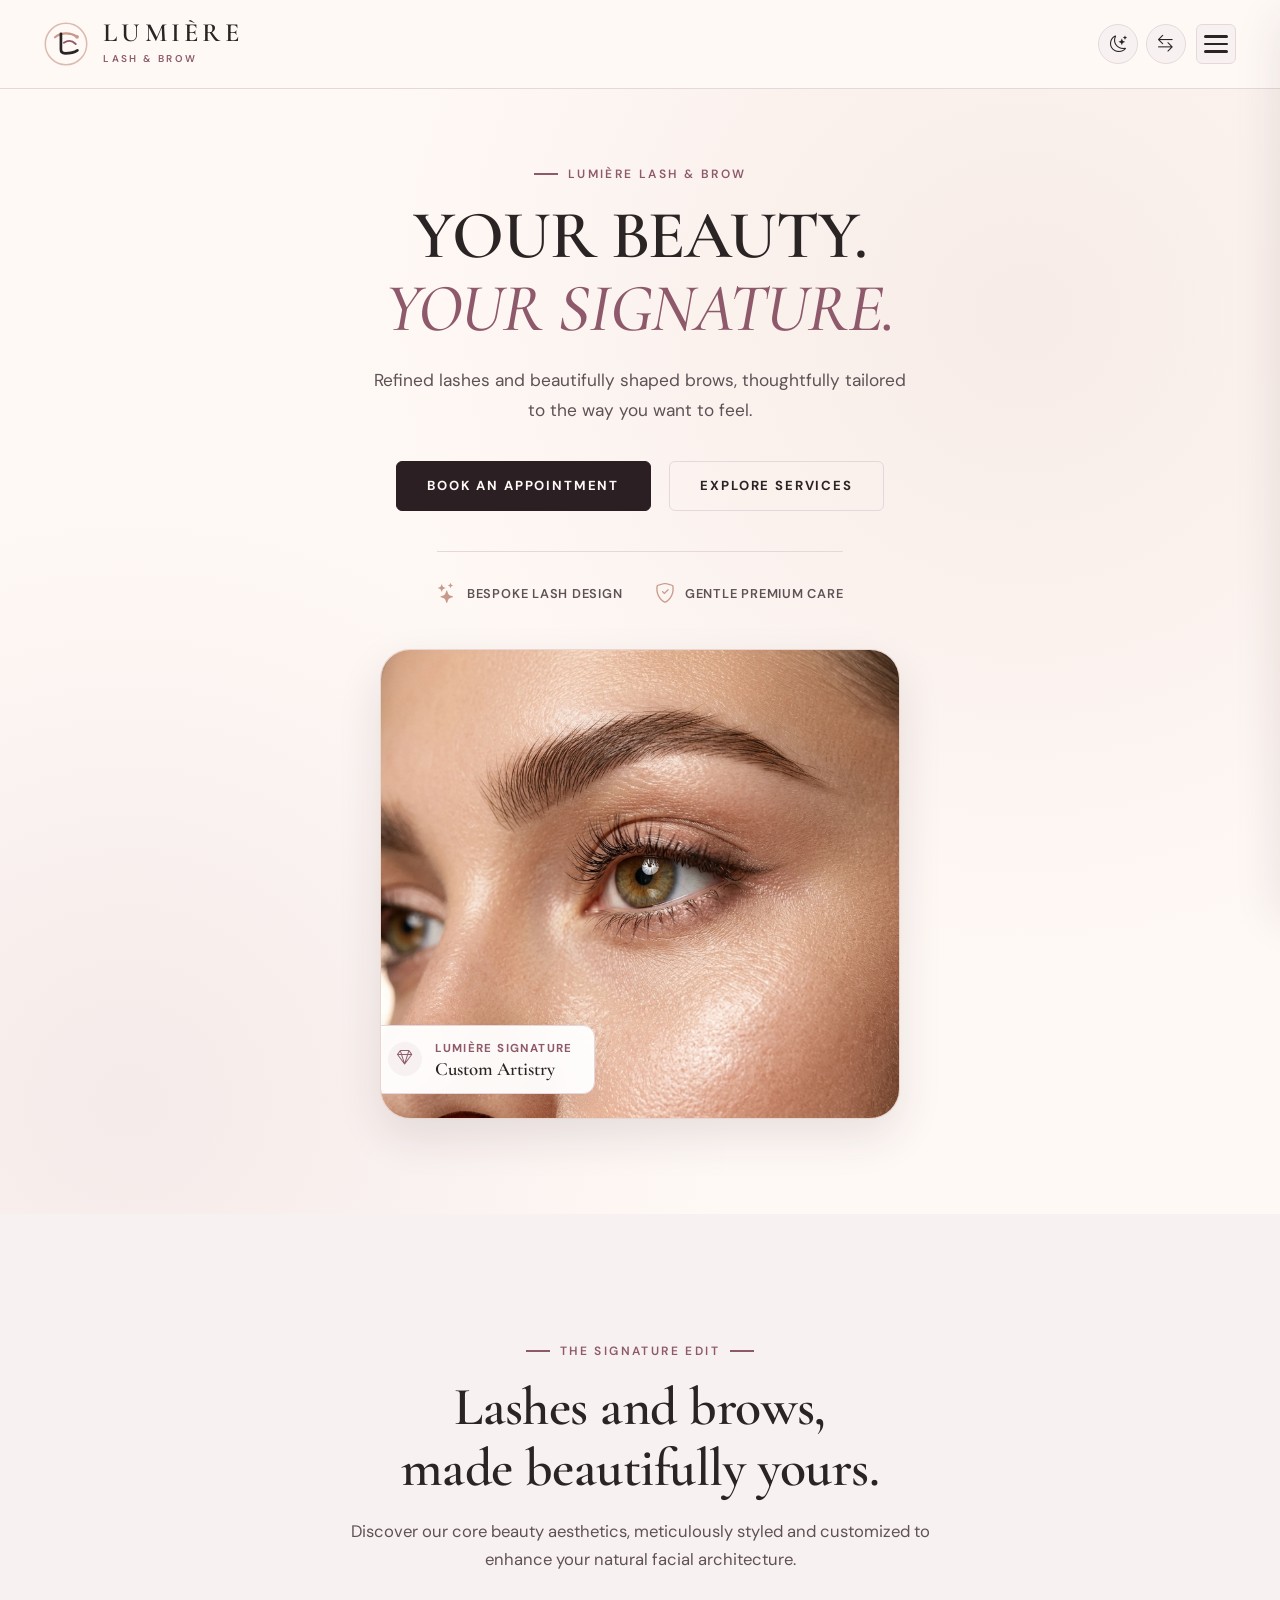
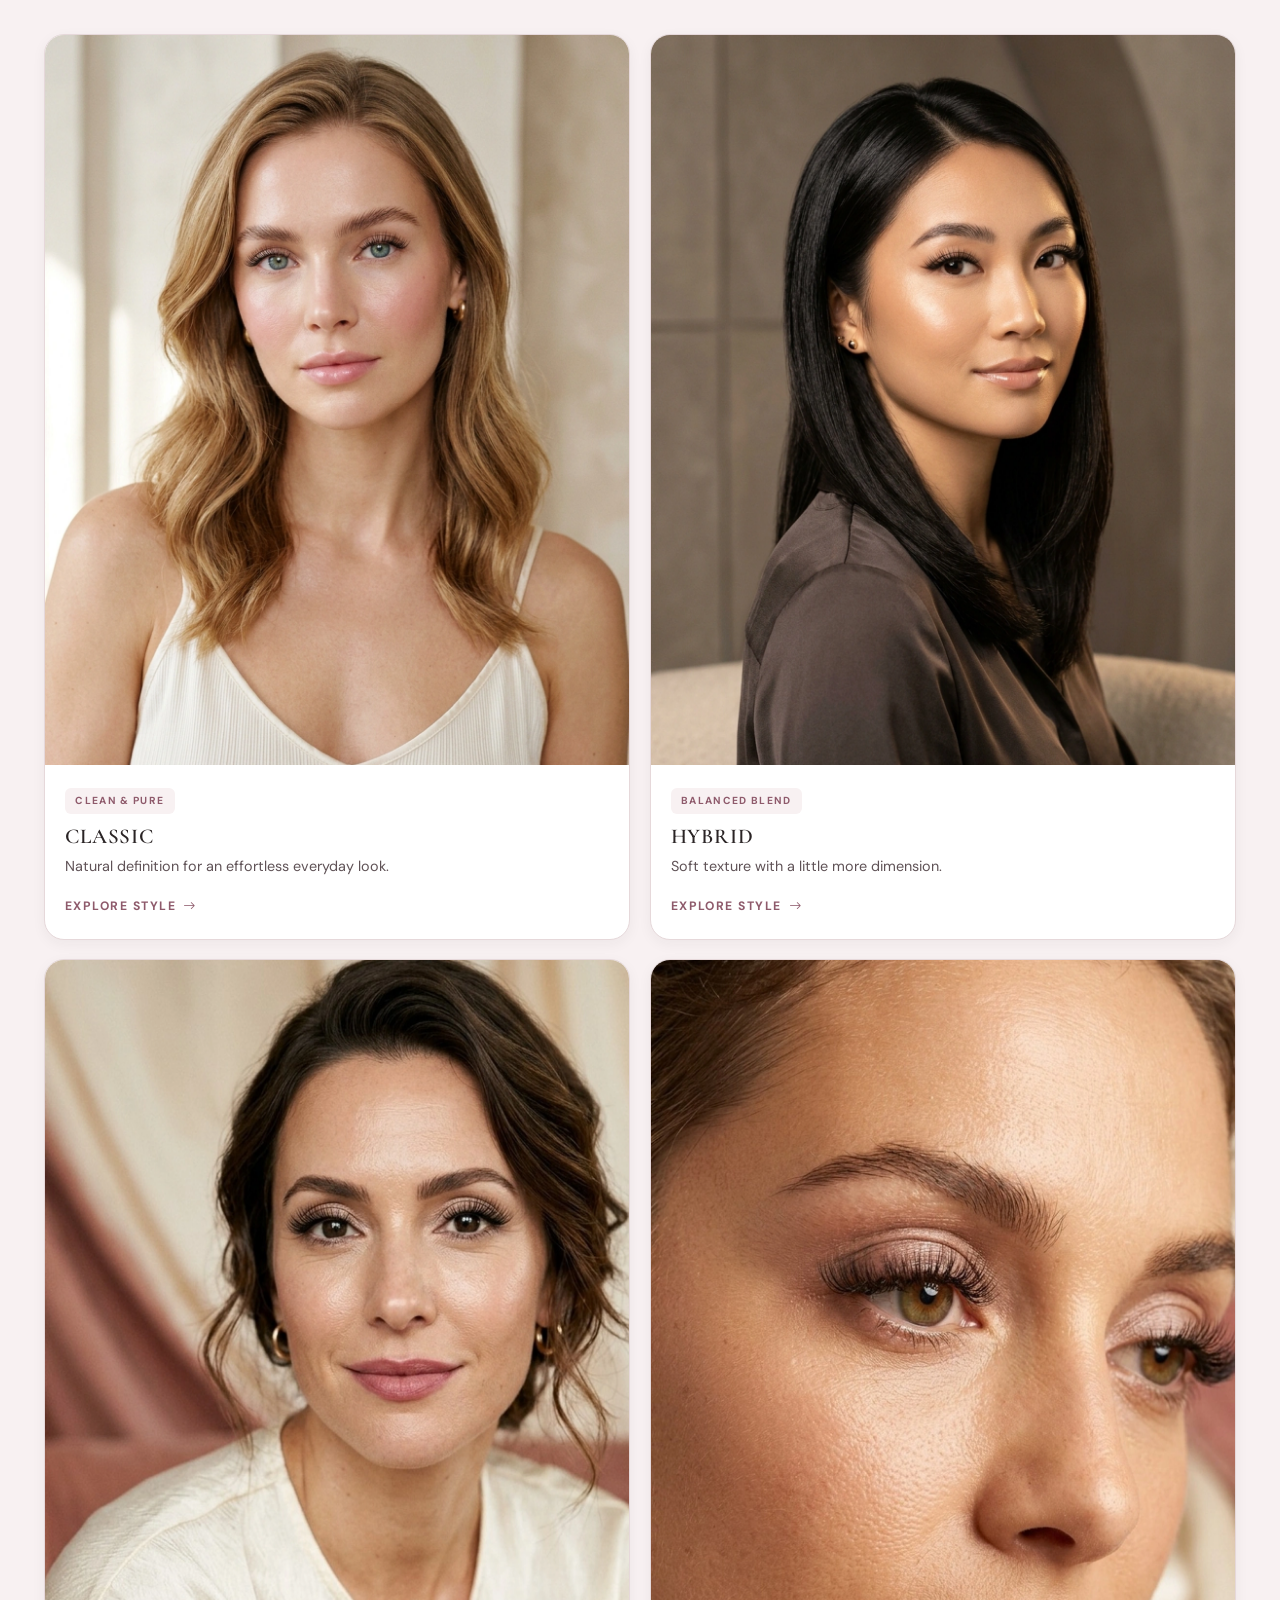
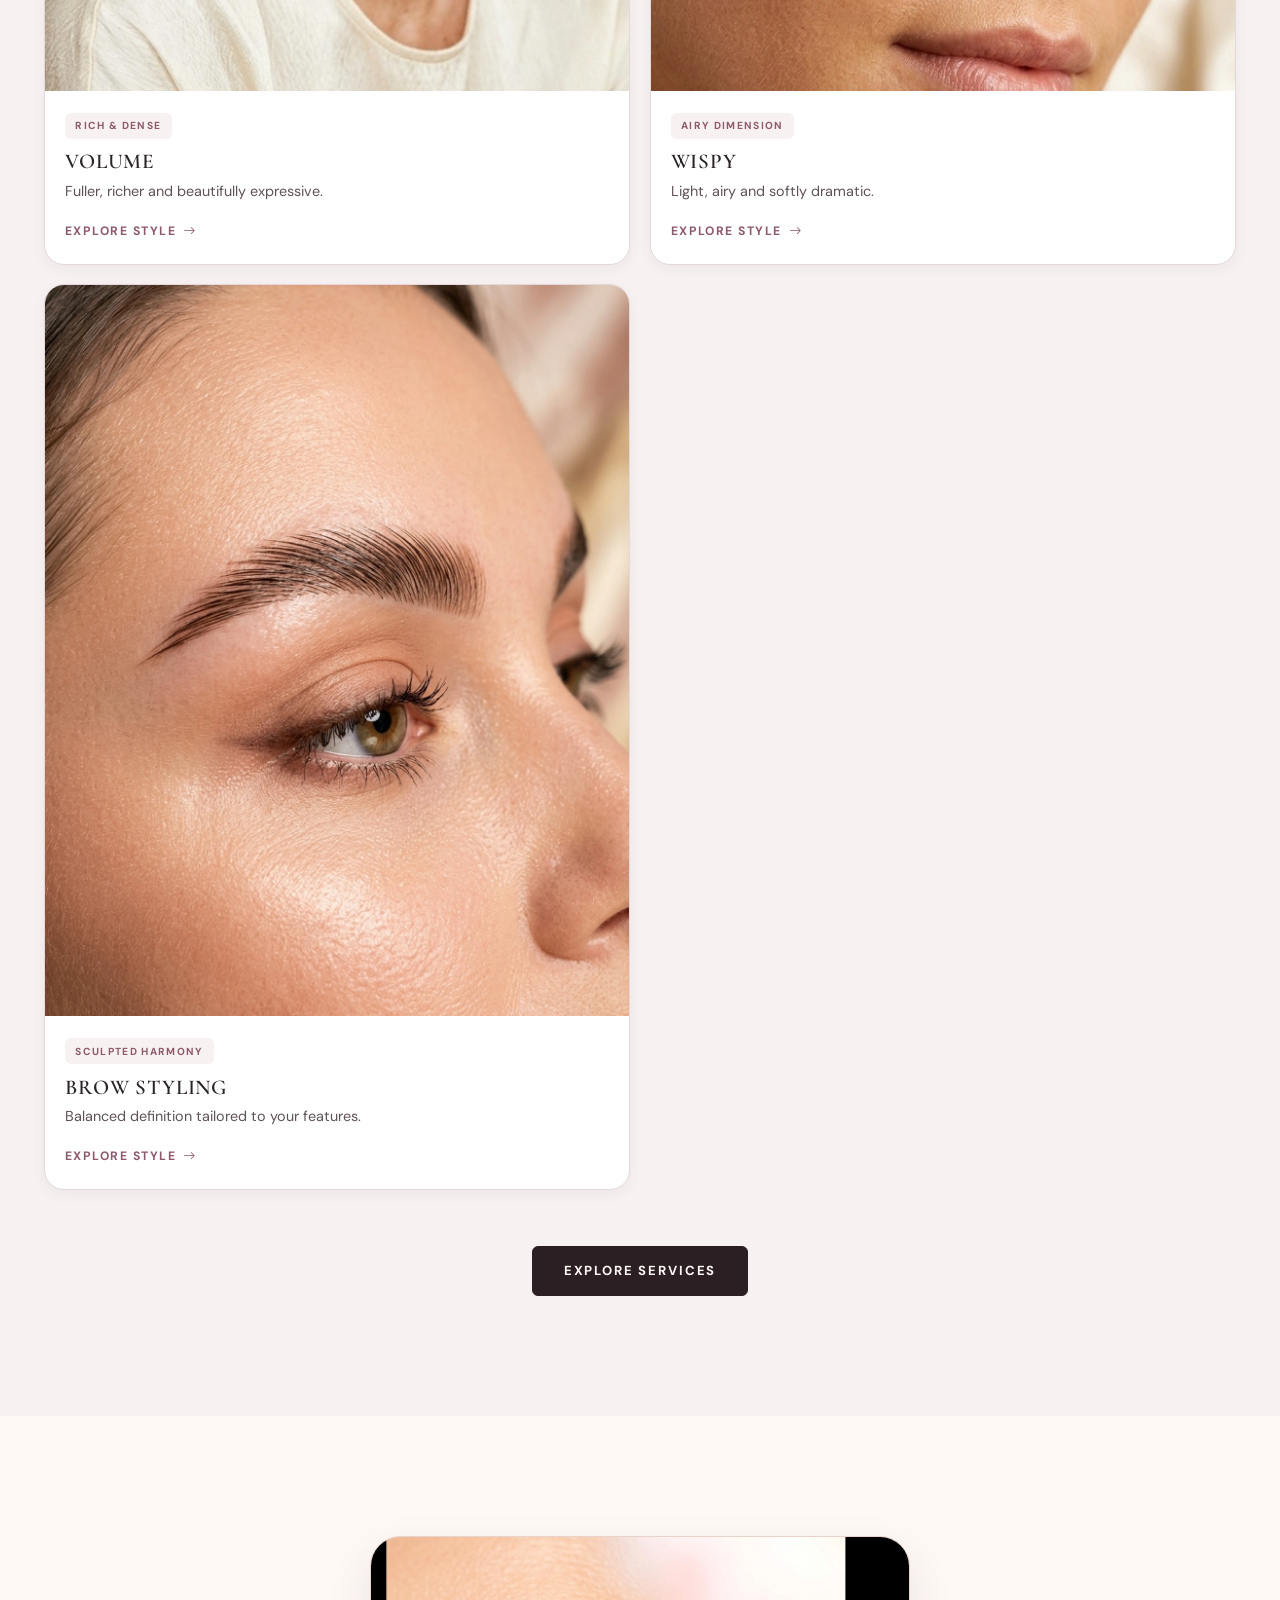
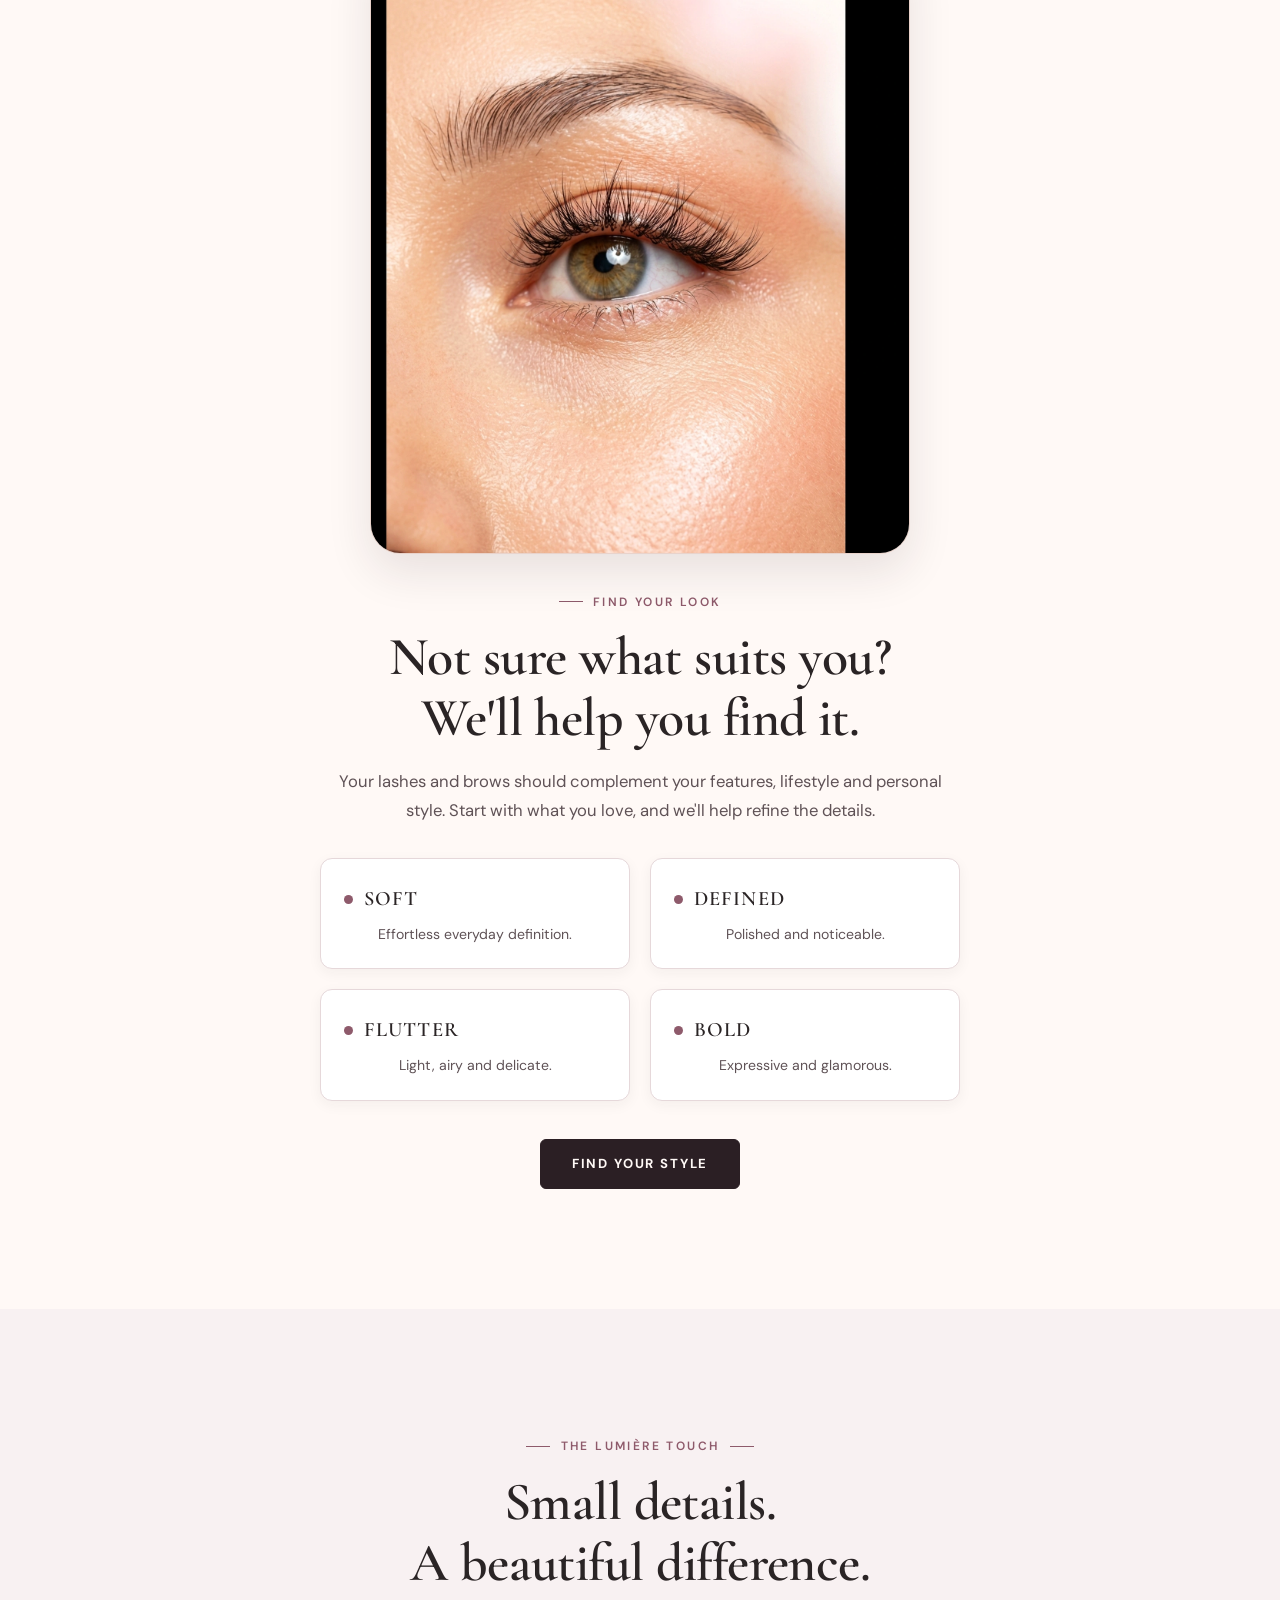
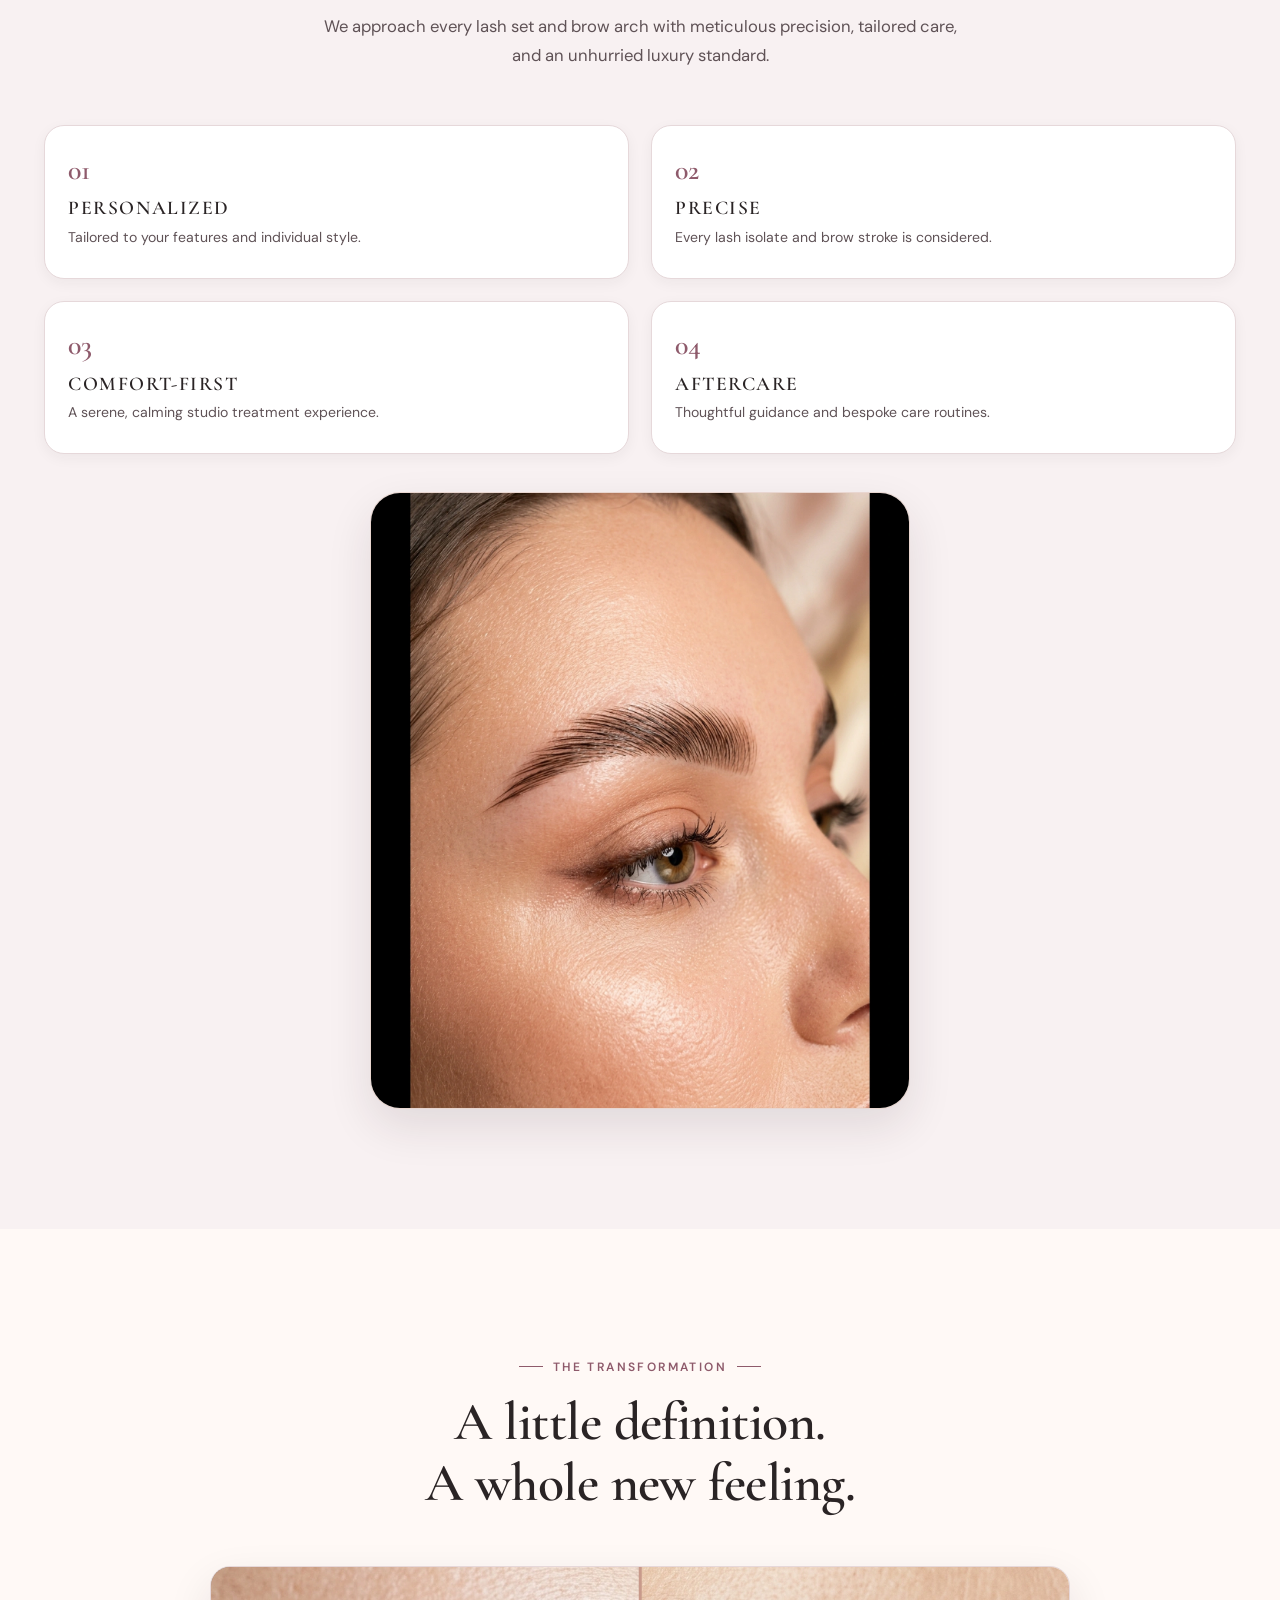
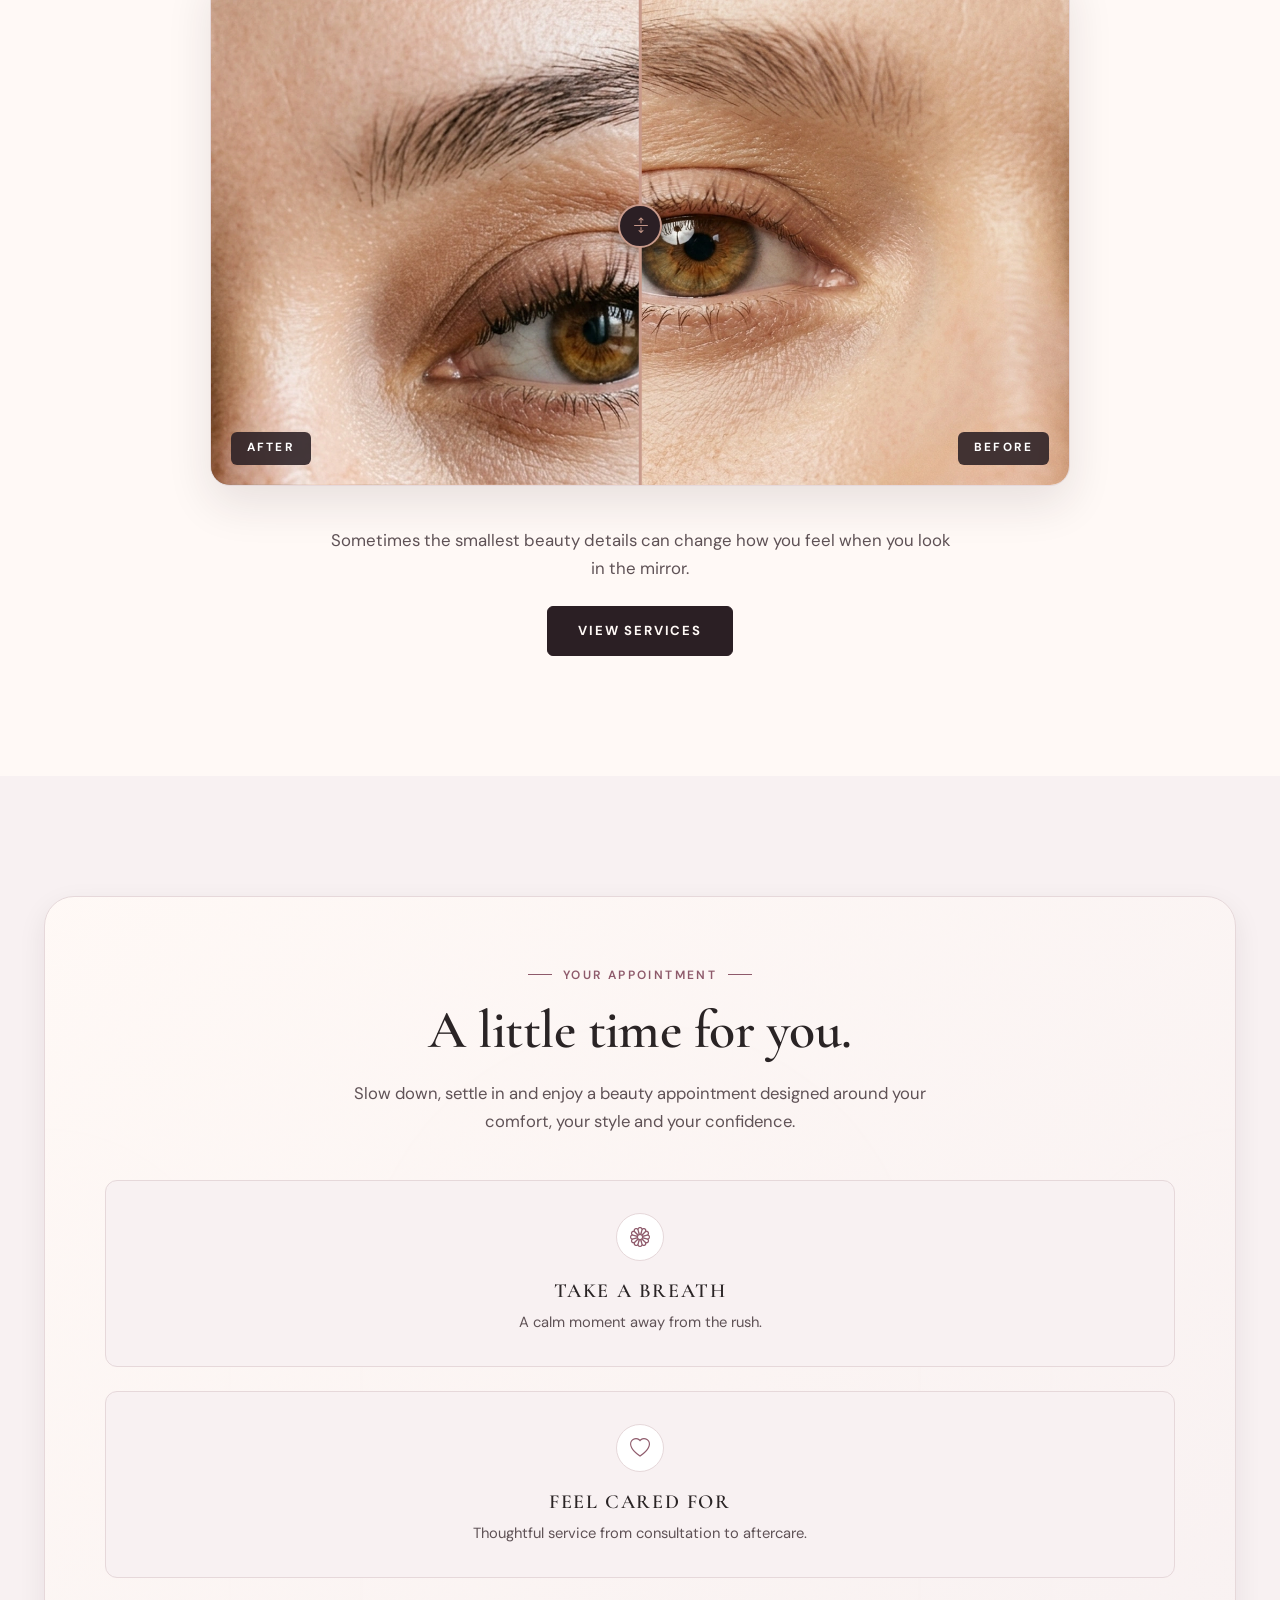
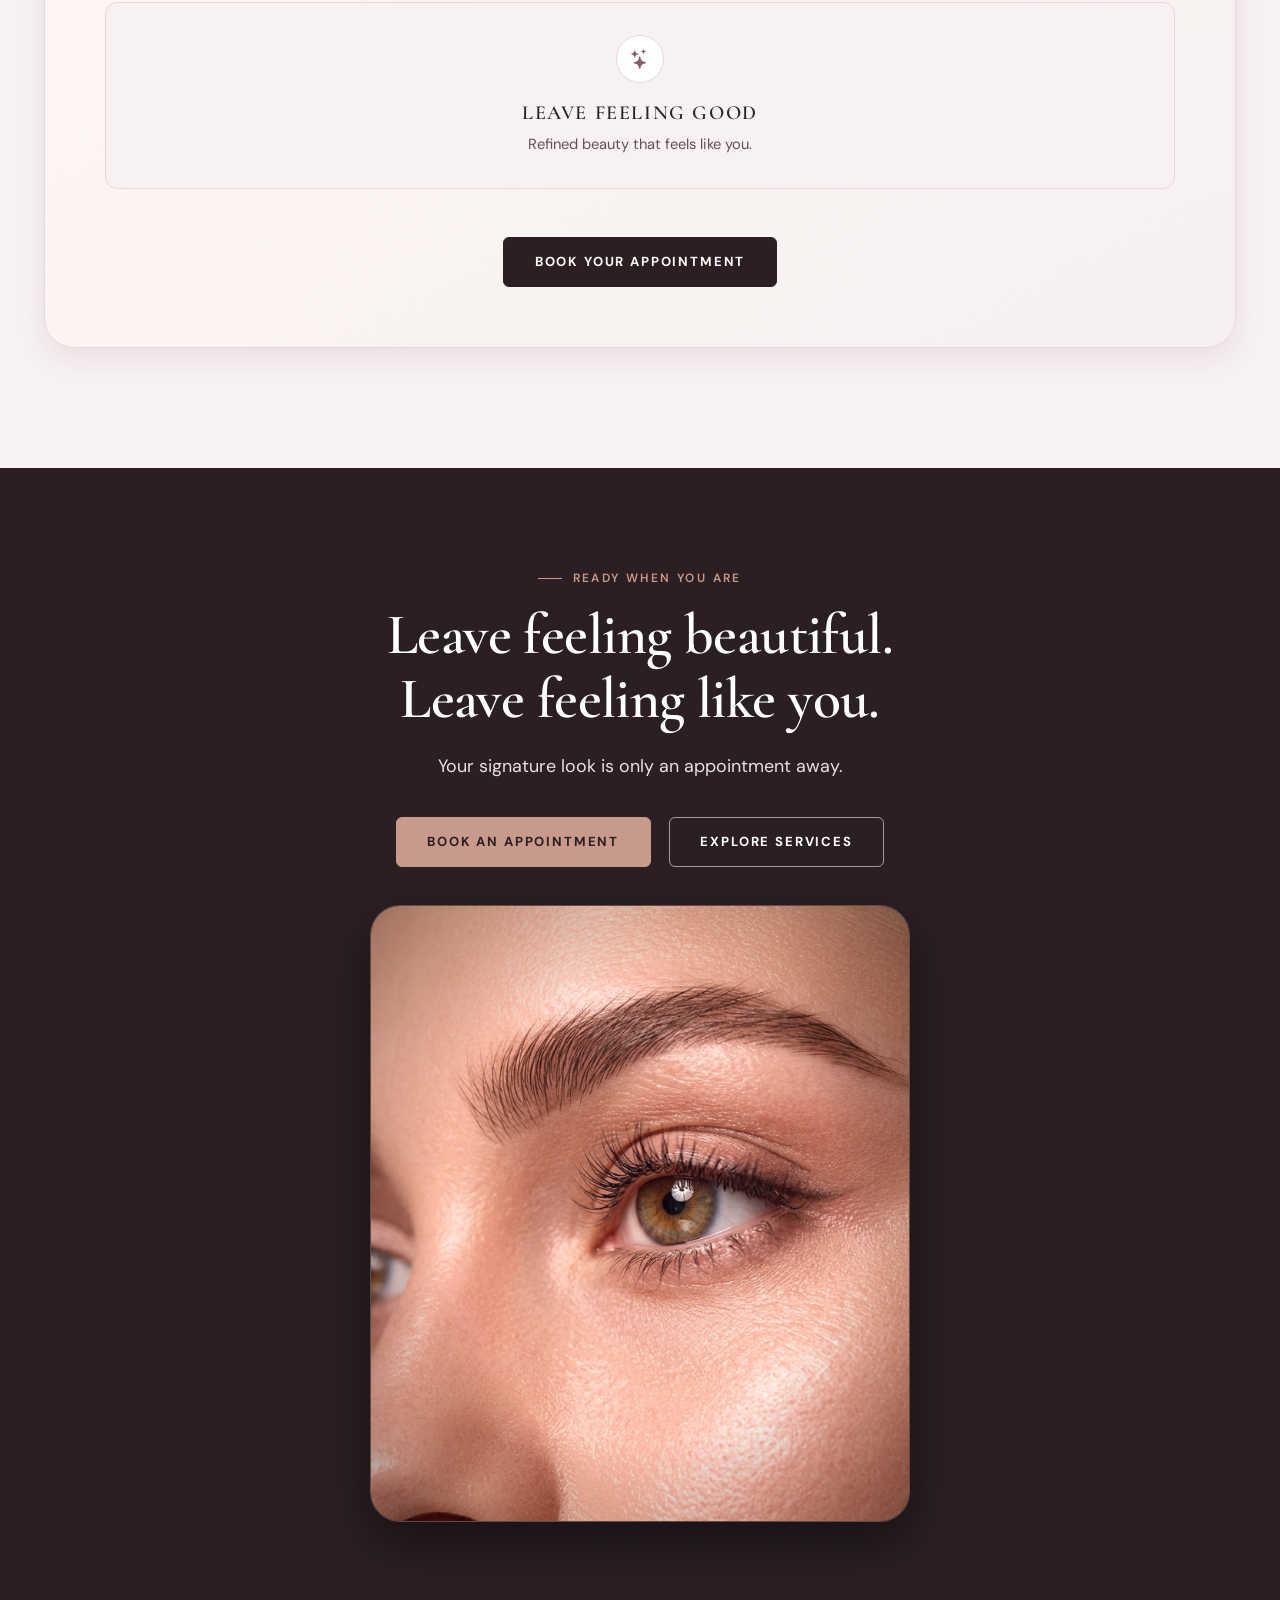
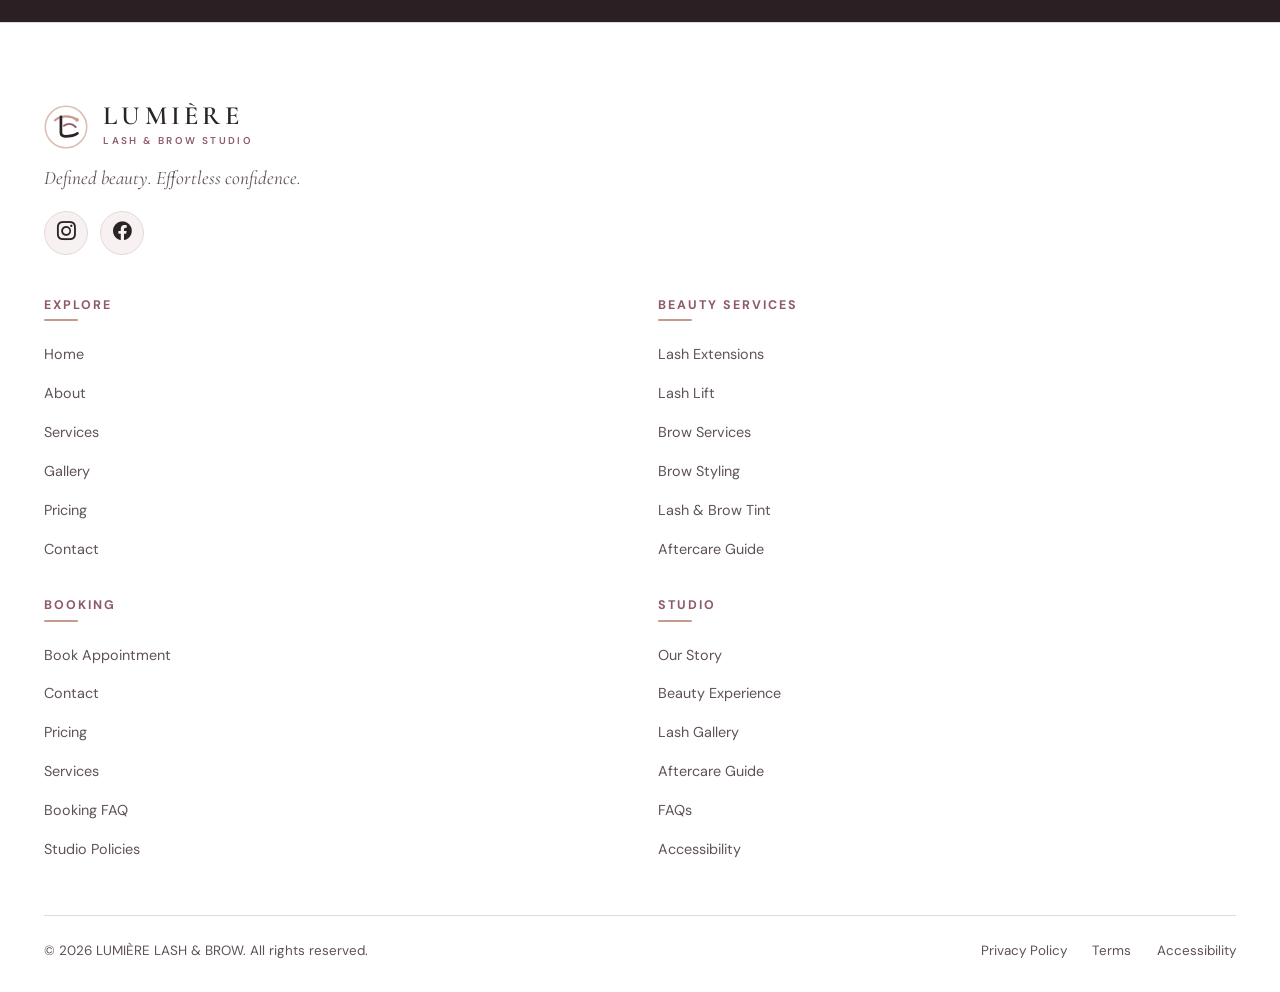
<file: index.html>
<!DOCTYPE html>
<html lang="en" dir="ltr" data-theme="light">
<head>
  <meta charset="UTF-8">
  <meta name="viewport" content="width=device-width, initial-scale=1.0">
  <title>LUMIÈRE Lash &amp; Brow | Eyelash Extension &amp; Brow Studio</title>
  <meta name="description" content="Refined eyelash extensions and beautifully shaped brows designed around your individual style and confidence.">
  <link rel="icon" type="image/svg+xml" href="assets/images/favicon.svg">

  <!-- Google Fonts: Cormorant Garamond (Editorial Serif) & DM Sans (Clean Modern Sans) -->
  <link rel="preconnect" href="https://fonts.googleapis.com">
  <link rel="preconnect" href="https://fonts.gstatic.com" crossorigin>
  <link href="https://fonts.googleapis.com/css2?family=Cormorant+Garamond:ital,wght@0,500;0,600;0,700;1,500;1,600&family=DM+Sans:ital,wght@0,400;0,500;0,600;0,700;1,400;1,500&display=swap" rel="stylesheet">

  <!-- Bootstrap Icons -->
  <link rel="stylesheet" href="https://cdn.jsdelivr.net/npm/bootstrap-icons@1.11.3/font/bootstrap-icons.min.css">

  <!-- Master Stylesheet -->
  <link rel="stylesheet" href="assets/css/style.css">
</head>
<body>

  <!-- ==========================================================================
       GLOBAL NAVBAR (Desktop + Mobile/Tablet Responsive Architecture)
       ========================================================================== -->
  <header class="site-header" id="siteHeader">
    <div class="container-lumiere">
      <nav class="navbar-lumiere" aria-label="Main Navigation">
        
        <!-- Redesigned Unique Luxury Monogram Logo -->
        <a href="index.html" class="navbar-brand-lumiere" aria-label="LUMIÈRE Lash &amp; Brow Homepage">
          <svg class="brand-icon" viewBox="0 0 52 52" fill="none" xmlns="http://www.w3.org/2000/svg" aria-hidden="true">
            <circle cx="26" cy="26" r="24.5" stroke="#C89A8B" stroke-width="1.8" opacity="0.65"/>
            <path d="M13 18C21 11.5 32 12.5 39 17.5" stroke="#C89A8B" stroke-width="2.6" stroke-linecap="round"/>
            <path d="M20 14V32.5C20 35.5 22 37 25 37C29.5 37 35.5 36.2 39.5 33.5" stroke="currentColor" stroke-width="3.2" stroke-linecap="round" stroke-linejoin="round"/>
            <path d="M23.5 24.5C28 21.5 33.5 22 37.5 26" stroke="#8E5A6B" stroke-width="2.2" stroke-linecap="round"/>
            <circle cx="39" cy="17.5" r="2.2" fill="#C89A8B"/>
          </svg>
          <div class="brand-text-wrap">
            <span class="brand-name">LUMIÈRE</span>
            <span class="brand-sub">Lash &amp; Brow</span>
          </div>
        </a>

        <!-- Desktop Navigation Menu (Visible ONLY on Desktop >= 1281px) -->
        <ul class="desktop-nav-menu">
          <!-- Only ONE dropdown: HOME -->
          <li class="dropdown-parent">
            <a href="index.html" class="nav-link-item active" aria-haspopup="true" aria-expanded="false">
              HOME <i class="bi bi-chevron-down dropdown-chevron" aria-hidden="true"></i>
            </a>
            <ul class="dropdown-menu-custom" aria-label="Home Pages Submenu">
              <li><a href="index.html" class="dropdown-link">Home 1</a></li>
              <li><a href="home2.html" class="dropdown-link">Home 2</a></li>
            </ul>
          </li>
          <li><a href="about.html" class="nav-link-item">ABOUT</a></li>
          <li><a href="services.html" class="nav-link-item">SERVICES</a></li>
          <li><a href="gallery.html" class="nav-link-item">GALLERY</a></li>
          <li><a href="pricing.html" class="nav-link-item">PRICING</a></li>
          <li><a href="contact.html" class="nav-link-item">CONTACT</a></li>
        </ul>

        <!-- Desktop Right Actions (Visible ONLY on Desktop >= 1281px) -->
        <div class="navbar-actions">
          <button type="button" class="btn-icon" id="themeToggleDesktop" aria-label="Toggle Dark Mode" title="Toggle Theme">
            <i class="bi bi-moon-stars" aria-hidden="true"></i>
          </button>
          <button type="button" class="btn-icon" id="rtlToggleDesktop" aria-label="Toggle RTL/LTR" title="Toggle Text Direction">
            <i class="bi bi-arrow-left-right" aria-hidden="true"></i>
          </button>
          <a href="contact.html#booking" class="btn-lumiere btn-primary-custom">
            BOOK AN APPOINTMENT
          </a>
        </div>

        <!-- Hamburger Trigger (Visible ONLY on Mobile & Tablet <= 1280px) -->
        <button type="button" class="btn-hamburger" id="btnHamburger" aria-label="Open Navigation Menu" aria-expanded="false" aria-controls="mobileDrawer">
          <span class="hamburger-line"></span>
          <span class="hamburger-line"></span>
          <span class="hamburger-line"></span>
        </button>

      </nav>
    </div>
  </header>

  <!-- ==========================================================================
       MOBILE & TABLET SLIDE-OUT DRAWER MENU (<= 1280px)
       ========================================================================== -->
  <div class="drawer-backdrop" id="drawerBackdrop" tabindex="-1" aria-hidden="true"></div>
  <aside class="mobile-drawer" id="mobileDrawer" role="dialog" aria-modal="true" aria-label="Mobile Navigation Menu">
    
    <div class="drawer-header">
      <a href="index.html" class="navbar-brand-lumiere">
        <svg class="brand-icon" viewBox="0 0 52 52" fill="none" xmlns="http://www.w3.org/2000/svg" aria-hidden="true">
          <circle cx="26" cy="26" r="24.5" stroke="#C89A8B" stroke-width="1.8" opacity="0.65"/>
          <path d="M13 18C21 11.5 32 12.5 39 17.5" stroke="#C89A8B" stroke-width="2.6" stroke-linecap="round"/>
          <path d="M20 14V32.5C20 35.5 22 37 25 37C29.5 37 35.5 36.2 39.5 33.5" stroke="currentColor" stroke-width="3.2" stroke-linecap="round" stroke-linejoin="round"/>
          <path d="M23.5 24.5C28 21.5 33.5 22 37.5 26" stroke="#8E5A6B" stroke-width="2.2" stroke-linecap="round"/>
          <circle cx="39" cy="17.5" r="2.2" fill="#C89A8B"/>
        </svg>
        <div class="brand-text-wrap">
          <span class="brand-name">LUMIÈRE</span>
          <span class="brand-sub">Lash &amp; Brow</span>
        </div>
      </a>
      <button type="button" class="btn-drawer-close" id="btnDrawerClose" aria-label="Close Navigation Menu">
        <i class="bi bi-x-lg" aria-hidden="true"></i>
      </button>
    </div>

    <div class="drawer-body">
      <ul class="drawer-menu">
        <!-- Home Accordion -->
        <li>
          <button type="button" class="drawer-accordion-btn" id="drawerHomeAccordionBtn" aria-expanded="false">
            <span>HOME</span>
            <i class="bi bi-chevron-down" aria-hidden="true"></i>
          </button>
          <ul class="drawer-accordion-content" id="drawerHomeAccordionContent">
            <li><a href="index.html" class="drawer-sublink">Home 1</a></li>
            <li><a href="home2.html" class="drawer-sublink">Home 2</a></li>
          </ul>
        </li>
        <li><a href="about.html" class="drawer-link">ABOUT</a></li>
        <li><a href="services.html" class="drawer-link">SERVICES</a></li>
        <li><a href="gallery.html" class="drawer-link">GALLERY</a></li>
        <li><a href="pricing.html" class="drawer-link">PRICING</a></li>
        <li><a href="contact.html" class="drawer-link">CONTACT</a></li>
      </ul>

      <div class="drawer-divider"></div>

      <!-- Drawer Controls (Dark mode, RTL, Booking CTA inside drawer) -->
      <div class="drawer-controls">
        <button type="button" class="drawer-toggle-btn" id="themeToggleMobile">
          <span class="toggle-label">Dark Mode</span>
          <i class="bi bi-moon-stars" aria-hidden="true"></i>
        </button>
        <button type="button" class="drawer-toggle-btn" id="rtlToggleMobile">
          <span class="toggle-label">RTL View</span>
          <i class="bi bi-arrow-left-right" aria-hidden="true"></i>
        </button>
        <a href="contact.html#booking" class="btn-lumiere btn-primary-custom drawer-booking-btn">
          BOOK AN APPOINTMENT
        </a>
      </div>
    </div>

  </aside>

  <main id="mainContent">

    <!-- ==========================================================================
         SECTION 1 — HERO
         ========================================================================== -->
    <section class="hero-section" aria-labelledby="heroTitle">
      <div class="container-lumiere">
        <div class="hero-grid">
          
          <!-- Hero Text Content -->
          <div class="hero-content">
            <span class="eyebrow">LUMIÈRE LASH &amp; BROW</span>
            <h1 class="hero-title" id="heroTitle">
              YOUR BEAUTY.<br>
              <span>YOUR SIGNATURE.</span>
            </h1>
            <p class="hero-text">
              Refined lashes and beautifully shaped brows, thoughtfully tailored to the way you want to feel.
            </p>
            <div class="hero-buttons">
              <a href="contact.html#booking" class="btn-lumiere btn-primary-custom">
                BOOK AN APPOINTMENT
              </a>
              <a href="services.html" class="btn-lumiere btn-secondary-custom">
                EXPLORE SERVICES
              </a>
            </div>
            <div class="hero-trust-bar">
              <div class="trust-item">
                <i class="bi bi-stars trust-icon" aria-hidden="true"></i>
                <span class="trust-text">Bespoke Lash Design</span>
              </div>
              <div class="trust-item">
                <i class="bi bi-shield-check trust-icon" aria-hidden="true"></i>
                <span class="trust-text">Gentle Premium Care</span>
              </div>
            </div>
          </div>

          <!-- Hero Right Image Frame -->
          <div class="hero-media-wrap">
            <div class="hero-image-frame">
              <picture>
                <source srcset="assets/images/home/hero.webp" type="image/webp">
                <img src="assets/images/home/hero.jpg" 
                     alt="Close-up luxury beauty editorial portrait showcasing refined natural lash extensions and soft feathered brow definition" 
                     class="hero-image" 
                     width="1920" 
                     height="1200"
                     fetchpriority="high"
                     loading="eager">
              </picture>
              <div class="hero-floating-badge">
                <div class="badge-icon">
                  <i class="bi bi-gem" aria-hidden="true"></i>
                </div>
                <div>
                  <div class="badge-label">LUMIÈRE SIGNATURE</div>
                  <div class="badge-value">Custom Artistry</div>
                </div>
              </div>
            </div>
          </div>

        </div>
      </div>
    </section>

    <!-- ==========================================================================
         SECTION 2 — SIGNATURE BEAUTY (Strict Same-Row Alignment)
         ========================================================================== -->
    <section class="signature-section section-spacing-lg" aria-labelledby="signatureTitle">
      <div class="container-lumiere">
        
        <div class="signature-header">
          <span class="eyebrow eyebrow-center">THE SIGNATURE EDIT</span>
          <h2 class="section-title" id="signatureTitle">Lashes and brows,<br>made beautifully yours.</h2>
          <p class="section-lead" style="margin: 0 auto;">
            Discover our core beauty aesthetics, meticulously styled and customized to enhance your natural facial architecture.
          </p>
        </div>

        <!-- 5 Aligned Style Cards Grid -->
        <div class="signature-grid">
          
          <!-- Card 1: CLASSIC -->
          <article class="style-card">
            <div class="style-card-img-wrap">
              <picture>
                <source srcset="assets/images/home/classic.webp" type="image/webp">
                <img src="assets/images/home/classic.jpg" 
                     alt="Classic natural eyelash extensions 1:1 individual application" 
                     loading="lazy" 
                     width="1200" 
                     height="1500">
              </picture>
            </div>
            <div class="style-card-content">
              <span class="style-badge">Clean &amp; Pure</span>
              <h3 class="style-title">CLASSIC</h3>
              <p class="style-desc">Natural definition for an effortless everyday look.</p>
              <a href="services.html" class="style-card-link">Explore Style <i class="bi bi-arrow-right" aria-hidden="true"></i></a>
            </div>
          </article>

          <!-- Card 2: HYBRID -->
          <article class="style-card">
            <div class="style-card-img-wrap">
              <picture>
                <source srcset="assets/images/home/hybrid.webp" type="image/webp">
                <img src="assets/images/home/hybrid.jpg" 
                     alt="Hybrid lash set blending classic single lashes with soft volume fans" 
                     loading="lazy" 
                     width="1200" 
                     height="1500">
              </picture>
            </div>
            <div class="style-card-content">
              <span class="style-badge">Balanced Blend</span>
              <h3 class="style-title">HYBRID</h3>
              <p class="style-desc">Soft texture with a little more dimension.</p>
              <a href="services.html" class="style-card-link">Explore Style <i class="bi bi-arrow-right" aria-hidden="true"></i></a>
            </div>
          </article>

          <!-- Card 3: VOLUME -->
          <article class="style-card">
            <div class="style-card-img-wrap">
              <picture>
                <source srcset="assets/images/home/volume.webp" type="image/webp">
                <img src="assets/images/home/volume.jpg" 
                     alt="Full and expressive volume lash set with soft flutter" 
                     loading="lazy" 
                     width="1200" 
                     height="1500">
              </picture>
            </div>
            <div class="style-card-content">
              <span class="style-badge">Rich &amp; Dense</span>
              <h3 class="style-title">VOLUME</h3>
              <p class="style-desc">Fuller, richer and beautifully expressive.</p>
              <a href="services.html" class="style-card-link">Explore Style <i class="bi bi-arrow-right" aria-hidden="true"></i></a>
            </div>
          </article>

          <!-- Card 4: WISPY -->
          <article class="style-card">
            <div class="style-card-img-wrap">
              <picture>
                <source srcset="assets/images/home/wispy.webp" type="image/webp">
                <img src="assets/images/home/wispy.jpg" 
                     alt="Wispy lash styling with textured spikes and delicate flutter" 
                     loading="lazy" 
                     width="1200" 
                     height="1500">
              </picture>
            </div>
            <div class="style-card-content">
              <span class="style-badge">Airy Dimension</span>
              <h3 class="style-title">WISPY</h3>
              <p class="style-desc">Light, airy and softly dramatic.</p>
              <a href="services.html" class="style-card-link">Explore Style <i class="bi bi-arrow-right" aria-hidden="true"></i></a>
            </div>
          </article>

          <!-- Card 5: BROW STYLING -->
          <article class="style-card">
            <div class="style-card-img-wrap">
              <picture>
                <source srcset="assets/images/home/brow-styling.webp" type="image/webp">
                <img src="assets/images/home/brow-styling.jpg" 
                     alt="Sculpted and laminated feathered eyebrow styling" 
                     loading="lazy" 
                     width="1200" 
                     height="1500">
              </picture>
            </div>
            <div class="style-card-content">
              <span class="style-badge">Sculpted Harmony</span>
              <h3 class="style-title">BROW STYLING</h3>
              <p class="style-desc">Balanced definition tailored to your features.</p>
              <a href="services.html" class="style-card-link">Explore Style <i class="bi bi-arrow-right" aria-hidden="true"></i></a>
            </div>
          </article>

        </div>

        <div class="signature-cta-wrap">
          <a href="services.html" class="btn-lumiere btn-primary-custom">
            EXPLORE SERVICES
          </a>
        </div>

      </div>
    </section>

    <!-- ==========================================================================
         SECTION 3 — FIND YOUR LOOK (Editorial Split Layout)
         ========================================================================== -->
    <section class="find-look-section section-spacing-lg" aria-labelledby="findLookTitle">
      <div class="container-lumiere">
        <div class="find-look-grid">
          
          <!-- Left Large Editorial Image -->
          <div class="find-look-media">
            <div class="find-look-img-frame">
              <picture>
                <source srcset="assets/images/home/find-your-look.webp" type="image/webp">
                <img src="assets/images/home/find-your-look.jpg" 
                     alt="Studio beauty consultation and personalized lash mapping" 
                     loading="lazy" 
                     width="1400" 
                     height="1600">
              </picture>
            </div>
          </div>

          <!-- Right Editorial Content -->
          <div class="find-look-content">
            <span class="eyebrow">FIND YOUR LOOK</span>
            <h2 class="section-title" id="findLookTitle">
              Not sure what suits you?<br>
              We'll help you find it.
            </h2>
            <p class="section-lead">
              Your lashes and brows should complement your features, lifestyle and personal style. Start with what you love, and we'll help refine the details.
            </p>

            <!-- 4 Style Indicators -->
            <div class="indicators-grid">
              
              <div class="indicator-card">
                <div class="indicator-header">
                  <span class="indicator-dot"></span>
                  <span class="indicator-name">SOFT</span>
                </div>
                <p class="indicator-text">Effortless everyday definition.</p>
              </div>

              <div class="indicator-card">
                <div class="indicator-header">
                  <span class="indicator-dot"></span>
                  <span class="indicator-name">DEFINED</span>
                </div>
                <p class="indicator-text">Polished and noticeable.</p>
              </div>

              <div class="indicator-card">
                <div class="indicator-header">
                  <span class="indicator-dot"></span>
                  <span class="indicator-name">FLUTTER</span>
                </div>
                <p class="indicator-text">Light, airy and delicate.</p>
              </div>

              <div class="indicator-card">
                <div class="indicator-header">
                  <span class="indicator-dot"></span>
                  <span class="indicator-name">BOLD</span>
                </div>
                <p class="indicator-text">Expressive and glamorous.</p>
              </div>

            </div>

            <div>
              <a href="services.html" class="btn-lumiere btn-primary-custom">
                FIND YOUR STYLE
              </a>
            </div>

          </div>

        </div>
      </div>
    </section>

    <!-- ==========================================================================
         SECTION 4 — THE LUMIÈRE TOUCH (4 Perfectly Aligned Principles)
         ========================================================================== -->
    <section class="lumiere-touch-section section-spacing-lg" aria-labelledby="touchTitle">
      <div class="container-lumiere">
        
        <div class="touch-header">
          <span class="eyebrow eyebrow-center">THE LUMIÈRE TOUCH</span>
          <h2 class="section-title" id="touchTitle">
            Small details.<br>
            A beautiful difference.
          </h2>
          <p class="section-lead" style="margin: 0 auto;">
            We approach every lash set and brow arch with meticulous precision, tailored care, and an unhurried luxury standard.
          </p>
        </div>

        <div class="touch-layout-grid">
          
          <!-- 4 Aligned Feature Boxes -->
          <div class="principles-2x2-grid">
            
            <div class="principle-box-card">
              <span class="principle-num-badge">01</span>
              <h3 class="principle-heading">PERSONALIZED</h3>
              <p class="principle-text">Tailored to your features and individual style.</p>
            </div>

            <div class="principle-box-card">
              <span class="principle-num-badge">02</span>
              <h3 class="principle-heading">PRECISE</h3>
              <p class="principle-text">Every lash isolate and brow stroke is considered.</p>
            </div>

            <div class="principle-box-card">
              <span class="principle-num-badge">03</span>
              <h3 class="principle-heading">COMFORT-FIRST</h3>
              <p class="principle-text">A serene, calming studio treatment experience.</p>
            </div>

            <div class="principle-box-card">
              <span class="principle-num-badge">04</span>
              <h3 class="principle-heading">AFTERCARE</h3>
              <p class="principle-text">Thoughtful guidance and bespoke care routines.</p>
            </div>

          </div>

          <!-- Editorial Craft Image Showcase -->
          <div class="touch-media-wrap">
            <div class="touch-img-frame">
              <picture>
                <source srcset="assets/images/home/lumiere-touch.webp" type="image/webp">
                <img src="assets/images/home/lumiere-touch.jpg" 
                     alt="The Lumière Touch precision eyelash artistry and brow styling detail" 
                     loading="lazy" 
                     width="1400" 
                     height="1600">
              </picture>
            </div>
          </div>

        </div>

      </div>
    </section>

    <!-- ==========================================================================
         SECTION 5 — TRANSFORMATION (Interactive Comparison Component)
         ========================================================================== -->
    <section class="transformation-section section-spacing-lg" aria-labelledby="transformationTitle">
      <div class="container-lumiere">
        
        <div class="transformation-header">
          <span class="eyebrow eyebrow-center">THE TRANSFORMATION</span>
          <h2 class="section-title" id="transformationTitle">
            A little definition.<br>
            A whole new feeling.
          </h2>
        </div>

        <!-- Interactive Comparison Component -->
        <div class="transformation-container">
          <div class="ba-viewer-wrap" id="baViewer" aria-label="Interactive Before and After comparison slider">
            
            <!-- Before Layer (Base) -->
            <div class="ba-image-layer ba-layer-before">
              <picture>
                <source srcset="assets/images/home/transformation-before.webp" type="image/webp">
                <img src="assets/images/home/transformation-before.jpg" 
                     alt="Subtle before eyelash and brow styling showing natural bare lashes" 
                     loading="eager" 
                     width="1200" 
                     height="1200">
              </picture>
              <span class="ba-badge ba-badge-before">BEFORE</span>
            </div>

            <!-- After Layer (Overlay Reveal) -->
            <div class="ba-image-layer ba-layer-after" id="baLayerAfter">
              <picture>
                <source srcset="assets/images/home/transformation-after.webp" type="image/webp">
                <img src="assets/images/home/transformation-after.jpg" 
                     alt="Refined after eyelash and brow styling showing lifted defined lashes and feathered brow contour" 
                     loading="eager" 
                     width="1200" 
                     height="1200">
              </picture>
              <span class="ba-badge ba-badge-after">AFTER</span>
            </div>

            <!-- Draggable Center Handle -->
            <div class="ba-handle" id="baHandle" role="slider" aria-label="Comparison slider handle" aria-valuenow="50" aria-valuemin="0" aria-valuemax="100" tabindex="0">
              <i class="bi bi-arrows-expand-vertical" style="transform: rotate(90deg);" aria-hidden="true"></i>
            </div>

          </div>
        </div>

        <div class="transformation-footer">
          <p>Sometimes the smallest beauty details can change how you feel when you look in the mirror.</p>
          <a href="services.html" class="btn-lumiere btn-primary-custom">
            VIEW SERVICES
          </a>
        </div>

      </div>
    </section>

    <!-- ==========================================================================
         SECTION 6 — A LITTLE TIME FOR YOU (3 Aligned Relaxation Pillars)
         ========================================================================== -->
    <section class="appointment-section section-spacing-lg" aria-labelledby="appointmentTitle">
      <div class="container-lumiere">
        
        <div class="appointment-backdrop-card">
          <div class="appointment-header-block">
            <span class="eyebrow eyebrow-center">YOUR APPOINTMENT</span>
            <h2 class="section-title" id="appointmentTitle">
              A little time for you.
            </h2>
            <p class="section-lead" style="margin: 0 auto;">
              Slow down, settle in and enjoy a beauty appointment designed around your comfort, your style and your confidence.
            </p>
          </div>

          <!-- 3 Aligned Pillar Cards -->
          <div class="appointment-pillars-row">
            
            <div class="pillar-aligned-card">
              <div class="pillar-icon-box">
                <i class="bi bi-flower1" aria-hidden="true"></i>
              </div>
              <h3 class="pillar-title">TAKE A BREATH</h3>
              <p class="pillar-desc">A calm moment away from the rush.</p>
            </div>

            <div class="pillar-aligned-card">
              <div class="pillar-icon-box">
                <i class="bi bi-heart" aria-hidden="true"></i>
              </div>
              <h3 class="pillar-title">FEEL CARED FOR</h3>
              <p class="pillar-desc">Thoughtful service from consultation to aftercare.</p>
            </div>

            <div class="pillar-aligned-card">
              <div class="pillar-icon-box">
                <i class="bi bi-stars" aria-hidden="true"></i>
              </div>
              <h3 class="pillar-title">LEAVE FEELING GOOD</h3>
              <p class="pillar-desc">Refined beauty that feels like you.</p>
            </div>

          </div>

          <div class="appointment-bottom-cta">
            <a href="contact.html#booking" class="btn-lumiere btn-primary-custom">
              BOOK YOUR APPOINTMENT
            </a>
          </div>
        </div>

      </div>
    </section>

    <!-- ==========================================================================
         SECTION 7 — FINAL FEEL-GOOD CTA (#2B1F24 Deep Plum Background)
         ========================================================================== -->
    <section class="closing-cta-section" aria-labelledby="closingTitle">
      <div class="container-lumiere">
        <div class="closing-grid">
          
          <!-- Content -->
          <div class="closing-content">
            <span class="eyebrow closing-eyebrow">READY WHEN YOU ARE</span>
            <h2 class="closing-title font-serif" id="closingTitle">
              Leave feeling beautiful.<br>
              Leave feeling like you.
            </h2>
            <p class="closing-text">
              Your signature look is only an appointment away.
            </p>
            <div class="closing-buttons">
              <a href="contact.html#booking" class="btn-lumiere btn-gold">
                BOOK AN APPOINTMENT
              </a>
              <a href="services.html" class="btn-lumiere btn-closing-outline">
                EXPLORE SERVICES
              </a>
            </div>
          </div>

          <!-- Editorial Image -->
          <div class="closing-media-wrap">
            <div class="closing-img-frame">
              <picture>
                <source srcset="assets/images/home/home-closing.webp" type="image/webp">
                <img src="assets/images/home/home-closing.jpg" 
                     alt="Editorial portrait gaze in warm studio light showcasing lashes and brows" 
                     loading="lazy" 
                     width="1400" 
                     height="1600">
              </picture>
            </div>
          </div>

        </div>
      </div>
    </section>

  </main>

  <!-- ==========================================================================
       GLOBAL FOOTER (Compact, Balanced, Social Icons, Aligned Columns)
       ========================================================================== -->
  <footer class="site-footer" role="contentinfo">
    <div class="container-lumiere">
      
      <div class="footer-top-grid">
        
        <!-- Brand Info Column -->
        <div class="footer-brand-wrap">
          <a href="index.html" class="navbar-brand-lumiere" aria-label="LUMIÈRE Lash &amp; Brow Homepage">
            <svg class="brand-icon" viewBox="0 0 52 52" fill="none" xmlns="http://www.w3.org/2000/svg" aria-hidden="true">
              <circle cx="26" cy="26" r="24.5" stroke="#C89A8B" stroke-width="1.8" opacity="0.65"/>
              <path d="M13 18C21 11.5 32 12.5 39 17.5" stroke="#C89A8B" stroke-width="2.6" stroke-linecap="round"/>
              <path d="M20 14V32.5C20 35.5 22 37 25 37C29.5 37 35.5 36.2 39.5 33.5" stroke="currentColor" stroke-width="3.2" stroke-linecap="round" stroke-linejoin="round"/>
              <path d="M23.5 24.5C28 21.5 33.5 22 37.5 26" stroke="#8E5A6B" stroke-width="2.2" stroke-linecap="round"/>
              <circle cx="39" cy="17.5" r="2.2" fill="#C89A8B"/>
            </svg>
            <div class="brand-text-wrap">
              <span class="brand-name">LUMIÈRE</span>
              <span class="brand-sub">Lash &amp; Brow Studio</span>
            </div>
          </a>
          <p class="footer-tagline">
            Defined beauty. Effortless confidence.
          </p>
          
          <!-- Social Icons Immediately Below Tagline -->
          <div class="footer-social-links">
            <a href="https://instagram.com" class="footer-social-icon" aria-label="Follow LUMIÈRE on Instagram" target="_blank" rel="noopener noreferrer">
              <i class="bi bi-instagram" aria-hidden="true"></i>
            </a>
            <a href="https://facebook.com" class="footer-social-icon" aria-label="Follow LUMIÈRE on Facebook" target="_blank" rel="noopener noreferrer">
              <i class="bi bi-facebook" aria-hidden="true"></i>
            </a>
          </div>
        </div>

        <!-- Col 1: EXPLORE -->
        <div class="footer-col">
          <h4 class="footer-col-title">EXPLORE</h4>
          <ul class="footer-nav-list">
            <li><a href="index.html" class="footer-link">Home</a></li>
            <li><a href="about.html" class="footer-link">About</a></li>
            <li><a href="services.html" class="footer-link">Services</a></li>
            <li><a href="gallery.html" class="footer-link">Gallery</a></li>
            <li><a href="pricing.html" class="footer-link">Pricing</a></li>
            <li><a href="contact.html" class="footer-link">Contact</a></li>
          </ul>
        </div>

        <!-- Col 2: BEAUTY SERVICES (6 items) -->
        <div class="footer-col">
          <h4 class="footer-col-title">BEAUTY SERVICES</h4>
          <ul class="footer-nav-list">
            <li><a href="services.html" class="footer-link">Lash Extensions</a></li>
            <li><a href="services.html" class="footer-link">Lash Lift</a></li>
            <li><a href="services.html" class="footer-link">Brow Services</a></li>
            <li><a href="services.html" class="footer-link">Brow Styling</a></li>
            <li><a href="services.html" class="footer-link">Lash &amp; Brow Tint</a></li>
            <li><a href="services.html#aftercare" class="footer-link">Aftercare Guide</a></li>
          </ul>
        </div>

        <!-- Col 3: BOOKING (6 items) -->
        <div class="footer-col">
          <h4 class="footer-col-title">BOOKING</h4>
          <ul class="footer-nav-list">
            <li><a href="contact.html#booking" class="footer-link">Book Appointment</a></li>
            <li><a href="contact.html" class="footer-link">Contact</a></li>
            <li><a href="pricing.html" class="footer-link">Pricing</a></li>
            <li><a href="services.html" class="footer-link">Services</a></li>
            <li><a href="pricing.html#faq" class="footer-link">Booking FAQ</a></li>
            <li><a href="pricing.html#policies" class="footer-link">Studio Policies</a></li>
          </ul>
        </div>

        <!-- Col 4: STUDIO -->
        <div class="footer-col">
          <h4 class="footer-col-title">STUDIO</h4>
          <ul class="footer-nav-list">
            <li><a href="about.html" class="footer-link">Our Story</a></li>
            <li><a href="about.html#experience" class="footer-link">Beauty Experience</a></li>
            <li><a href="gallery.html" class="footer-link">Lash Gallery</a></li>
            <li><a href="services.html#aftercare" class="footer-link">Aftercare Guide</a></li>
            <li><a href="contact.html#faq" class="footer-link">FAQs</a></li>
            <li><a href="about.html#accessibility" class="footer-link">Accessibility</a></li>
          </ul>
        </div>

      </div>

      <!-- Footer Bottom Bar -->
      <div class="footer-bottom-bar">
        <div>
          &copy; 2026 LUMIÈRE LASH &amp; BROW. All rights reserved.
        </div>
        <div class="footer-legal-links">
          <a href="privacy.html" class="footer-legal-link">Privacy Policy</a>
          <a href="terms.html" class="footer-legal-link">Terms</a>
          <a href="accessibility.html" class="footer-legal-link">Accessibility</a>
        </div>
      </div>

    </div>
  </footer>

  <!-- Master JavaScript -->
  <script src="assets/js/main.js"></script>
</body>
</html>
</file>
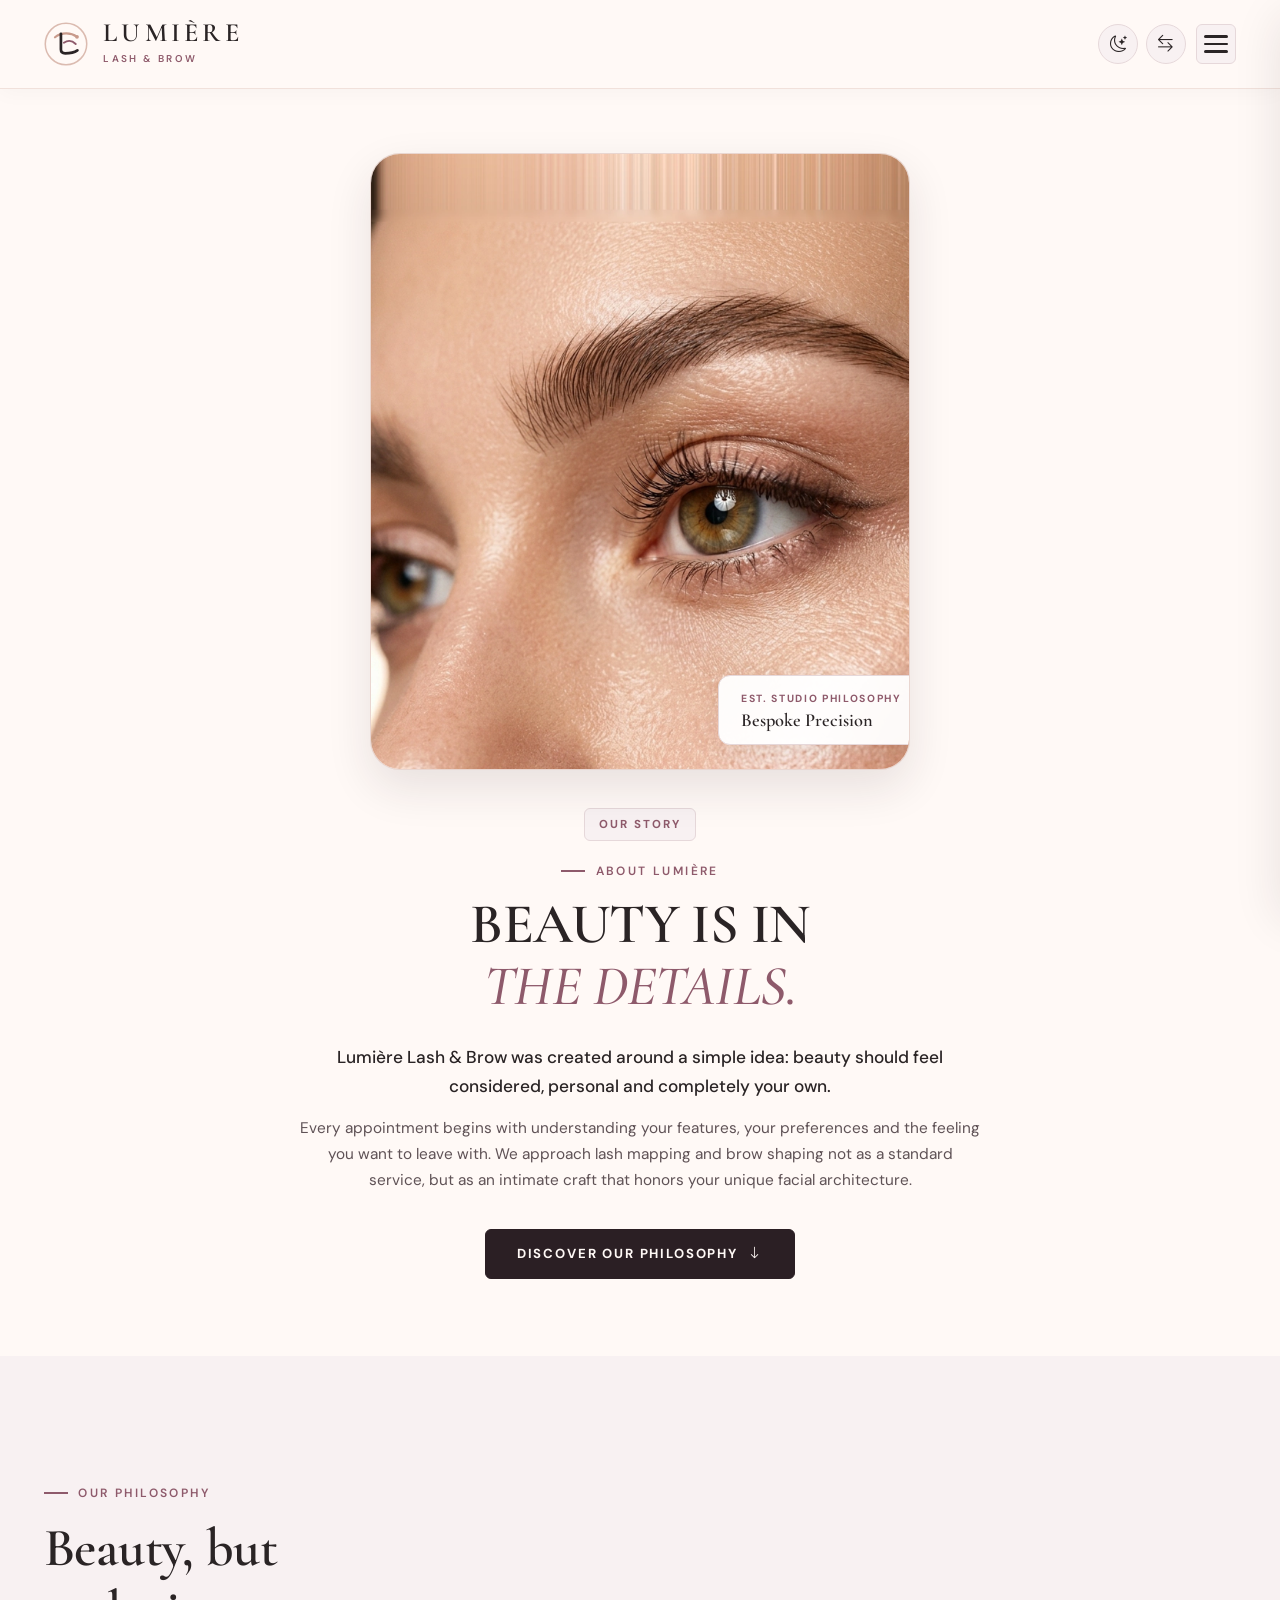
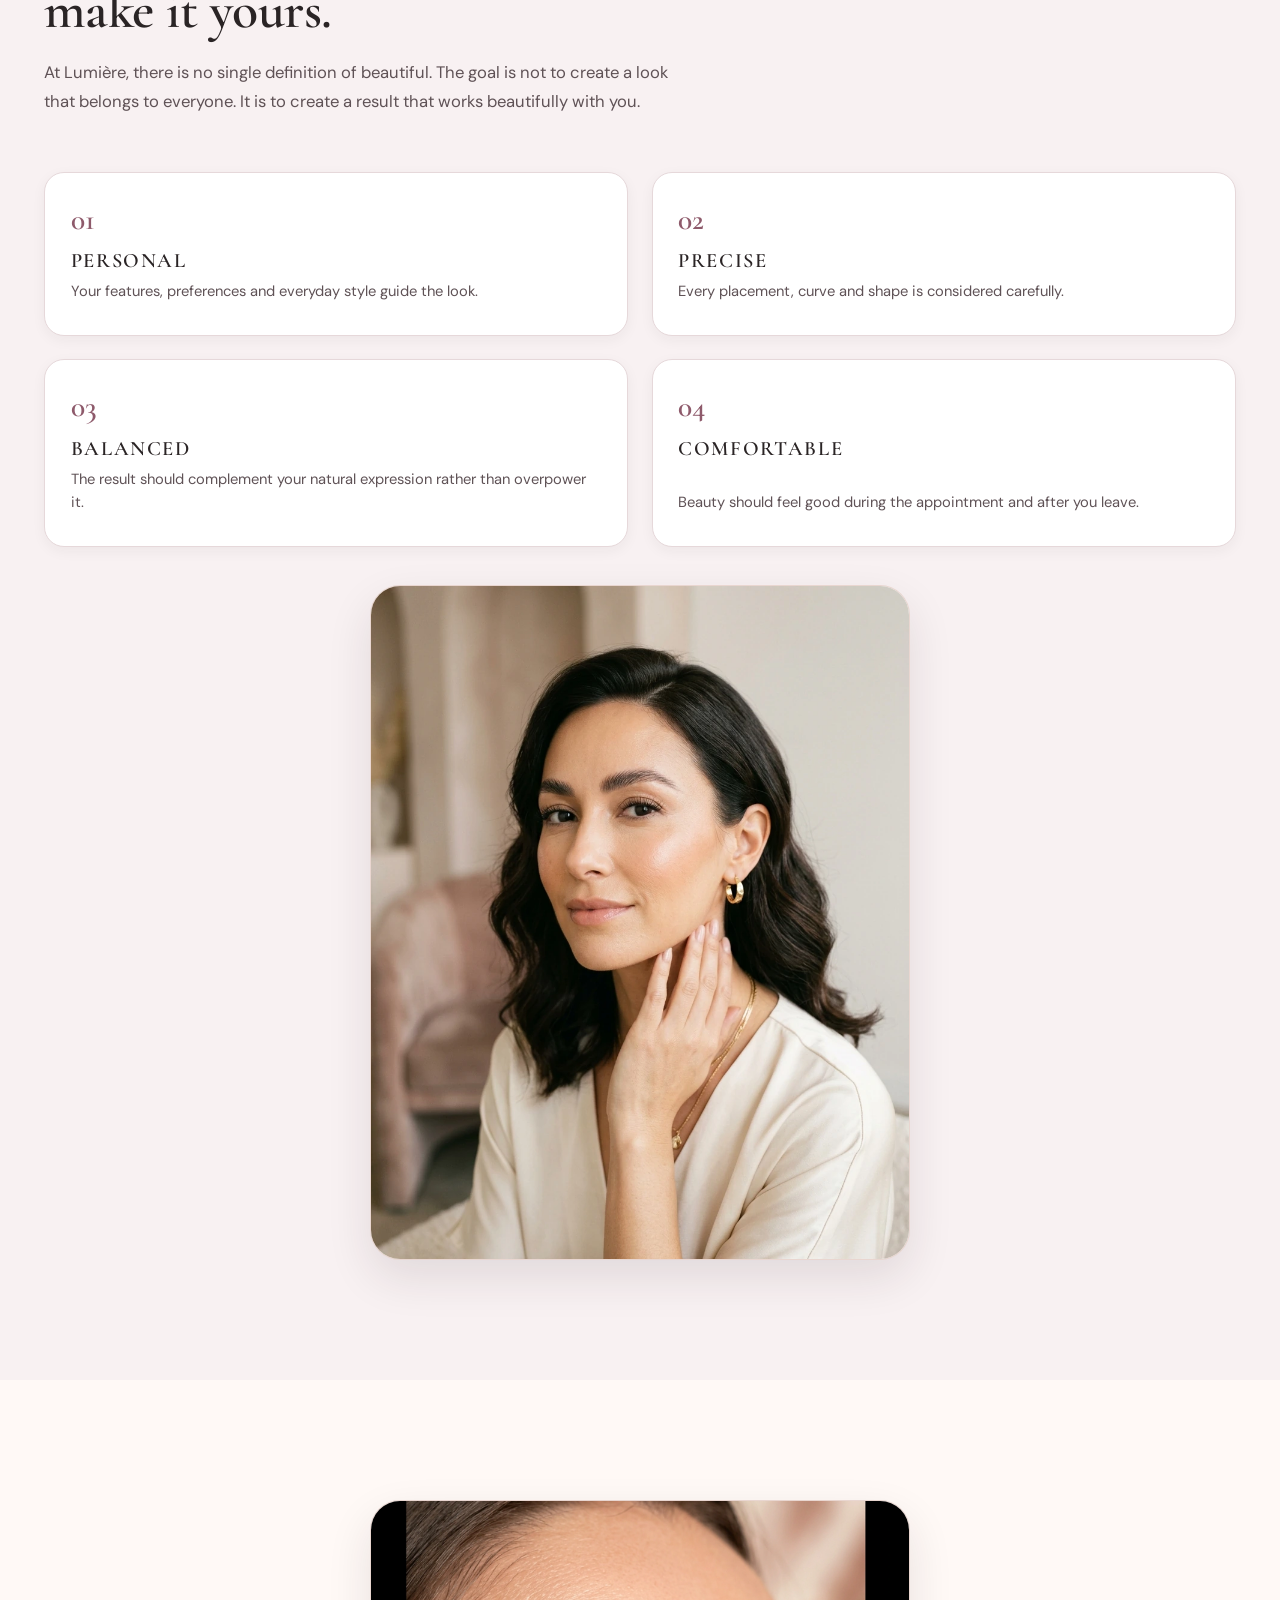
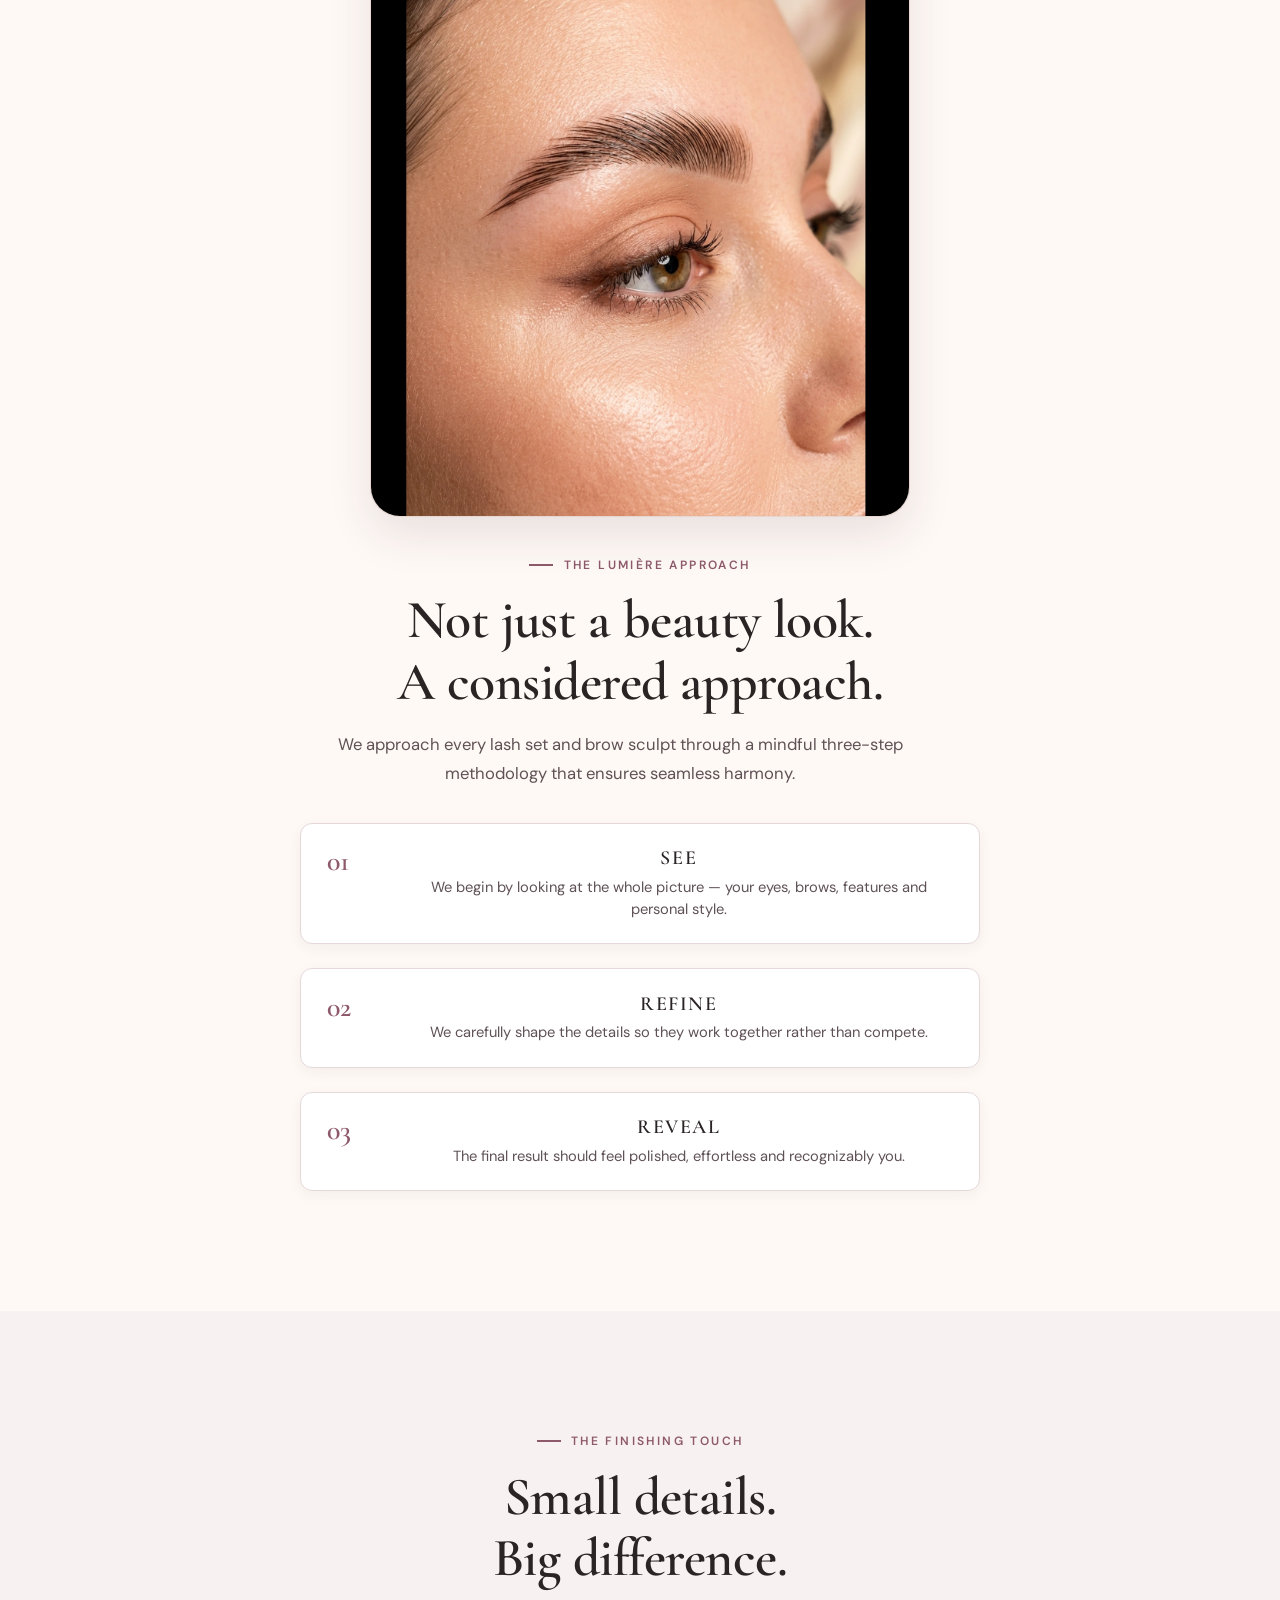
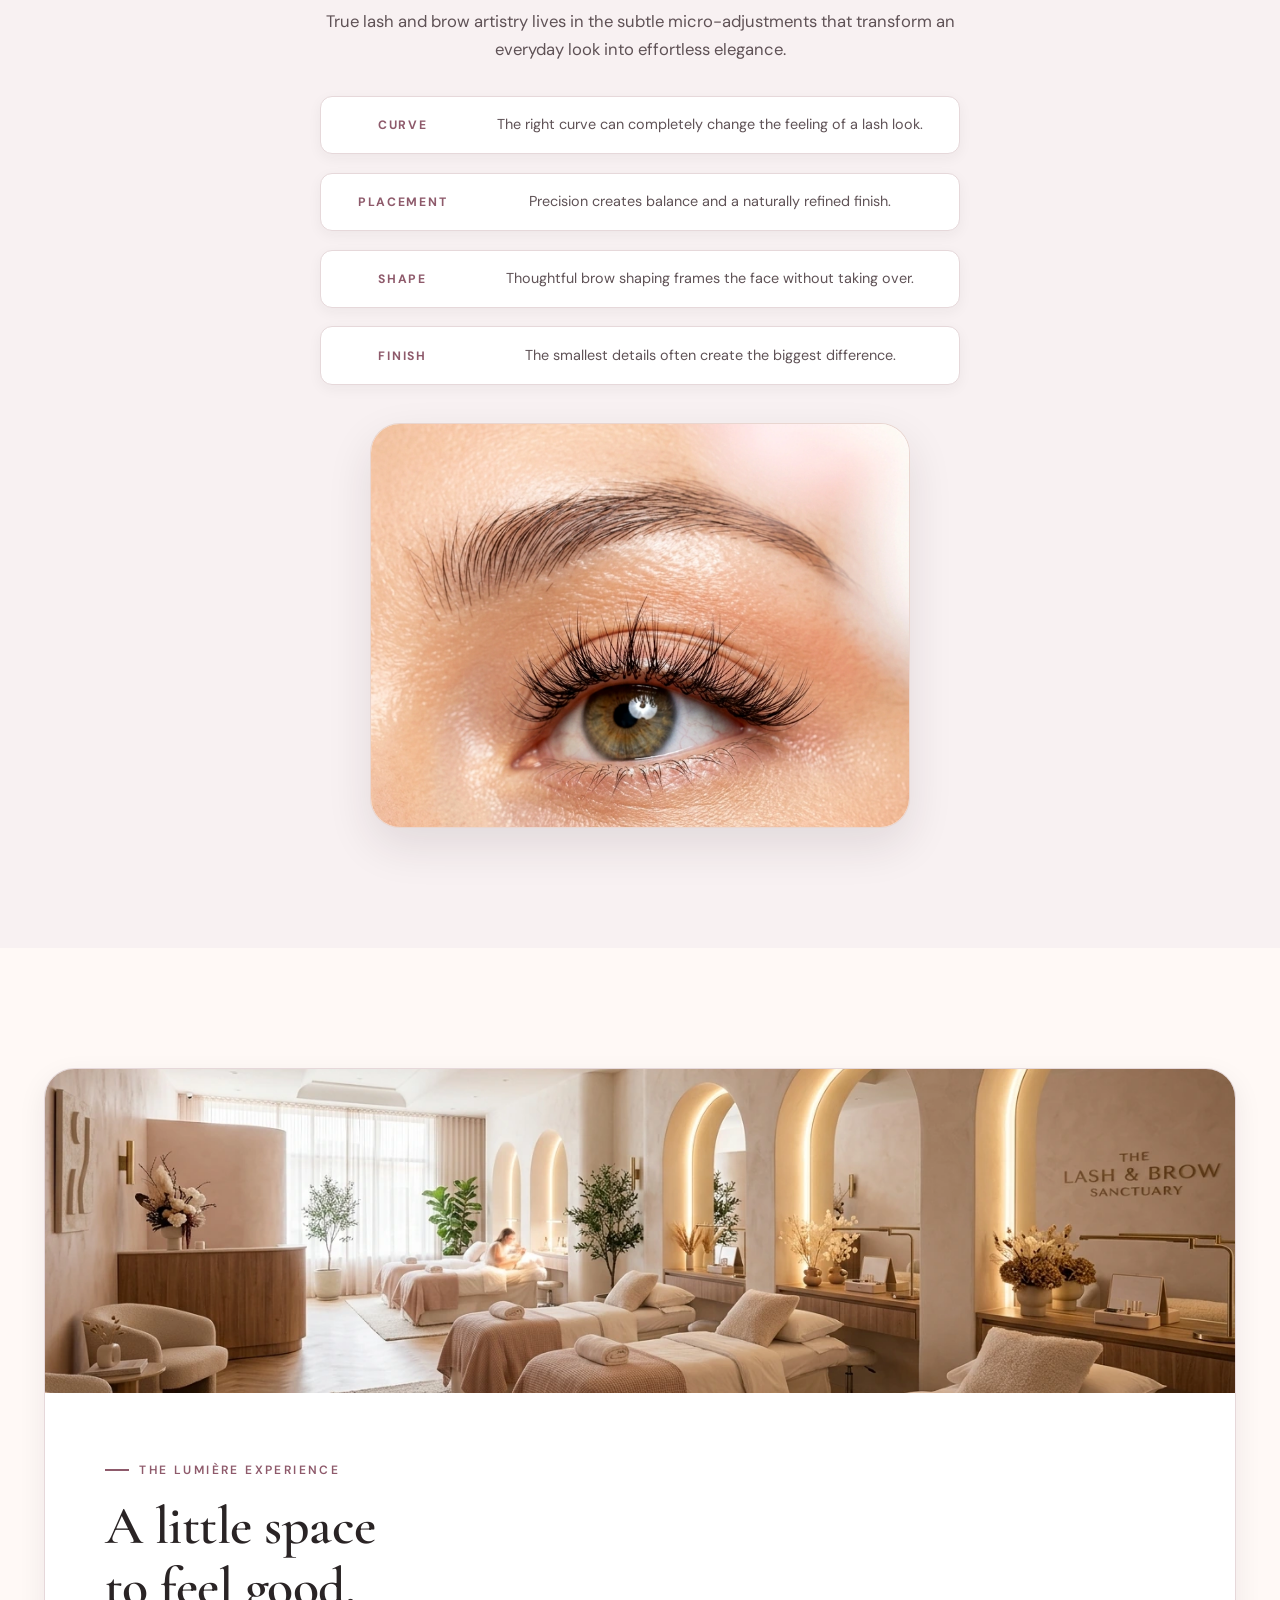
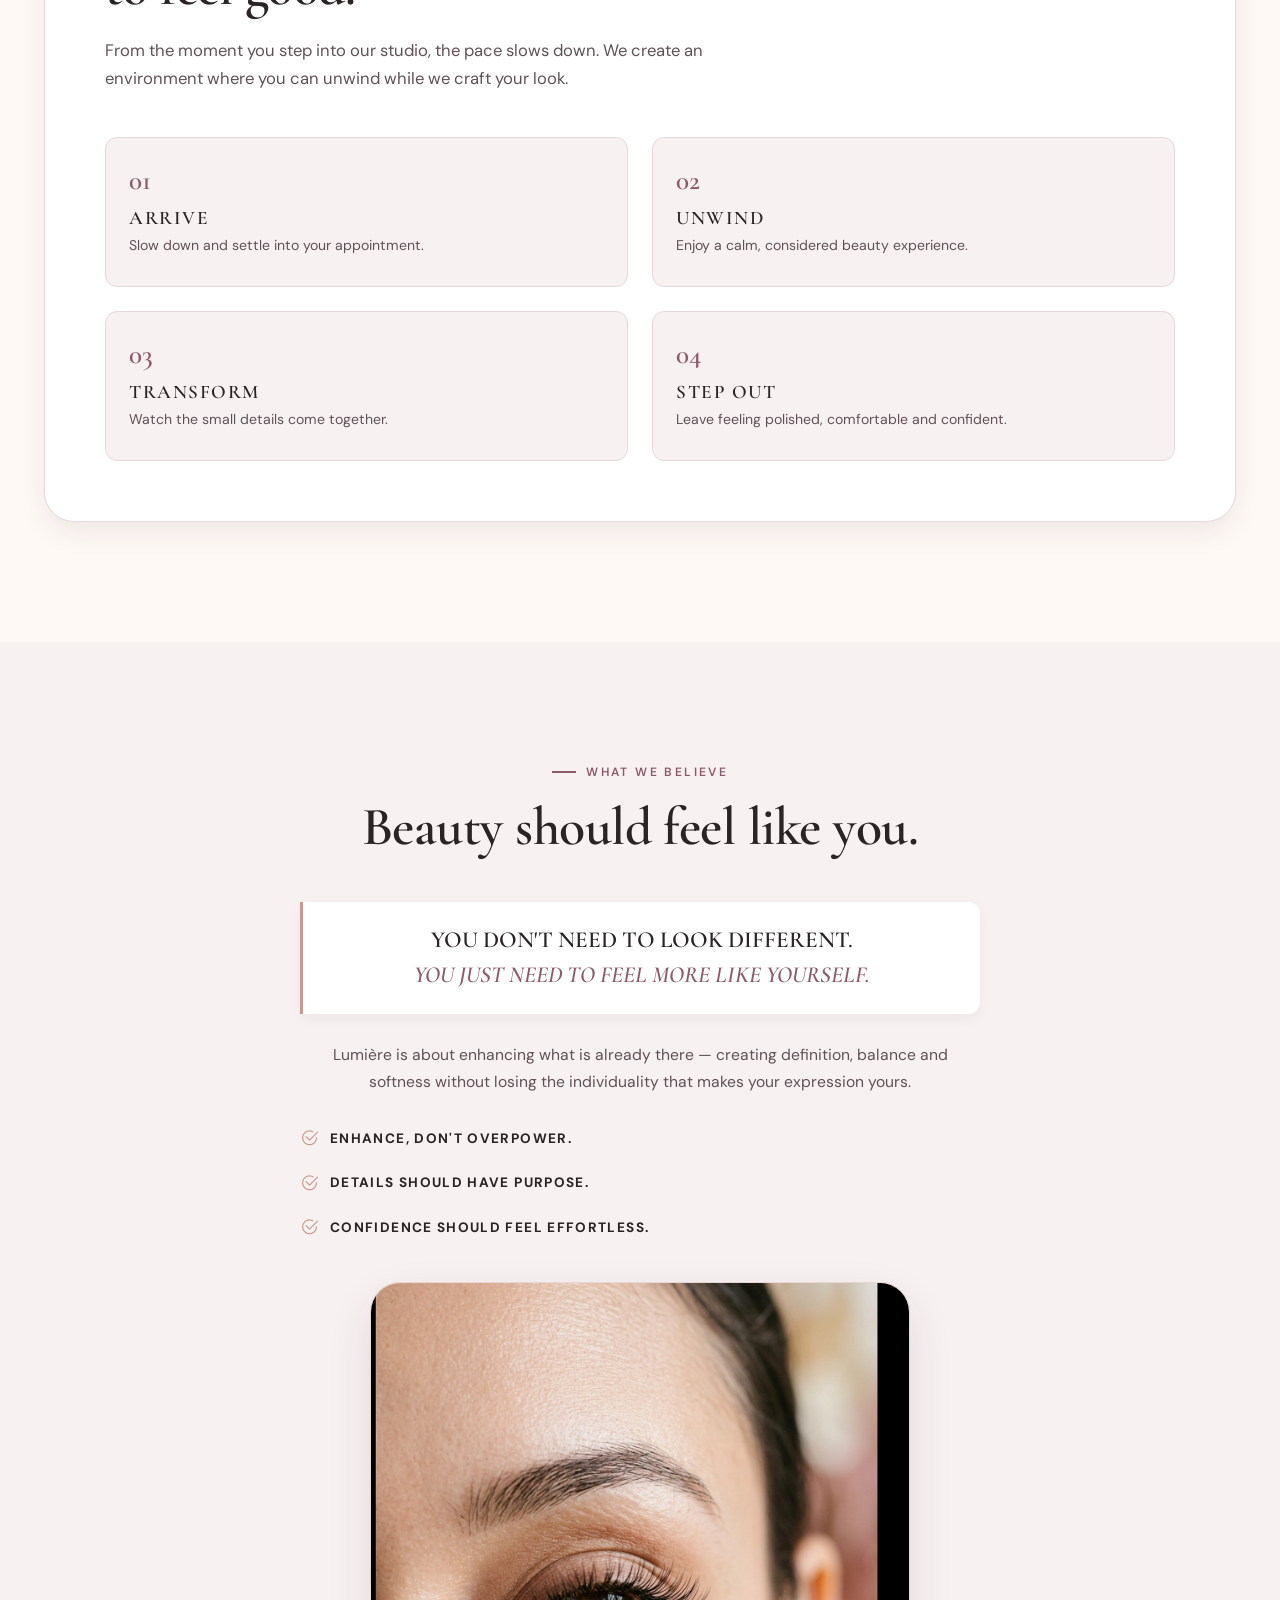
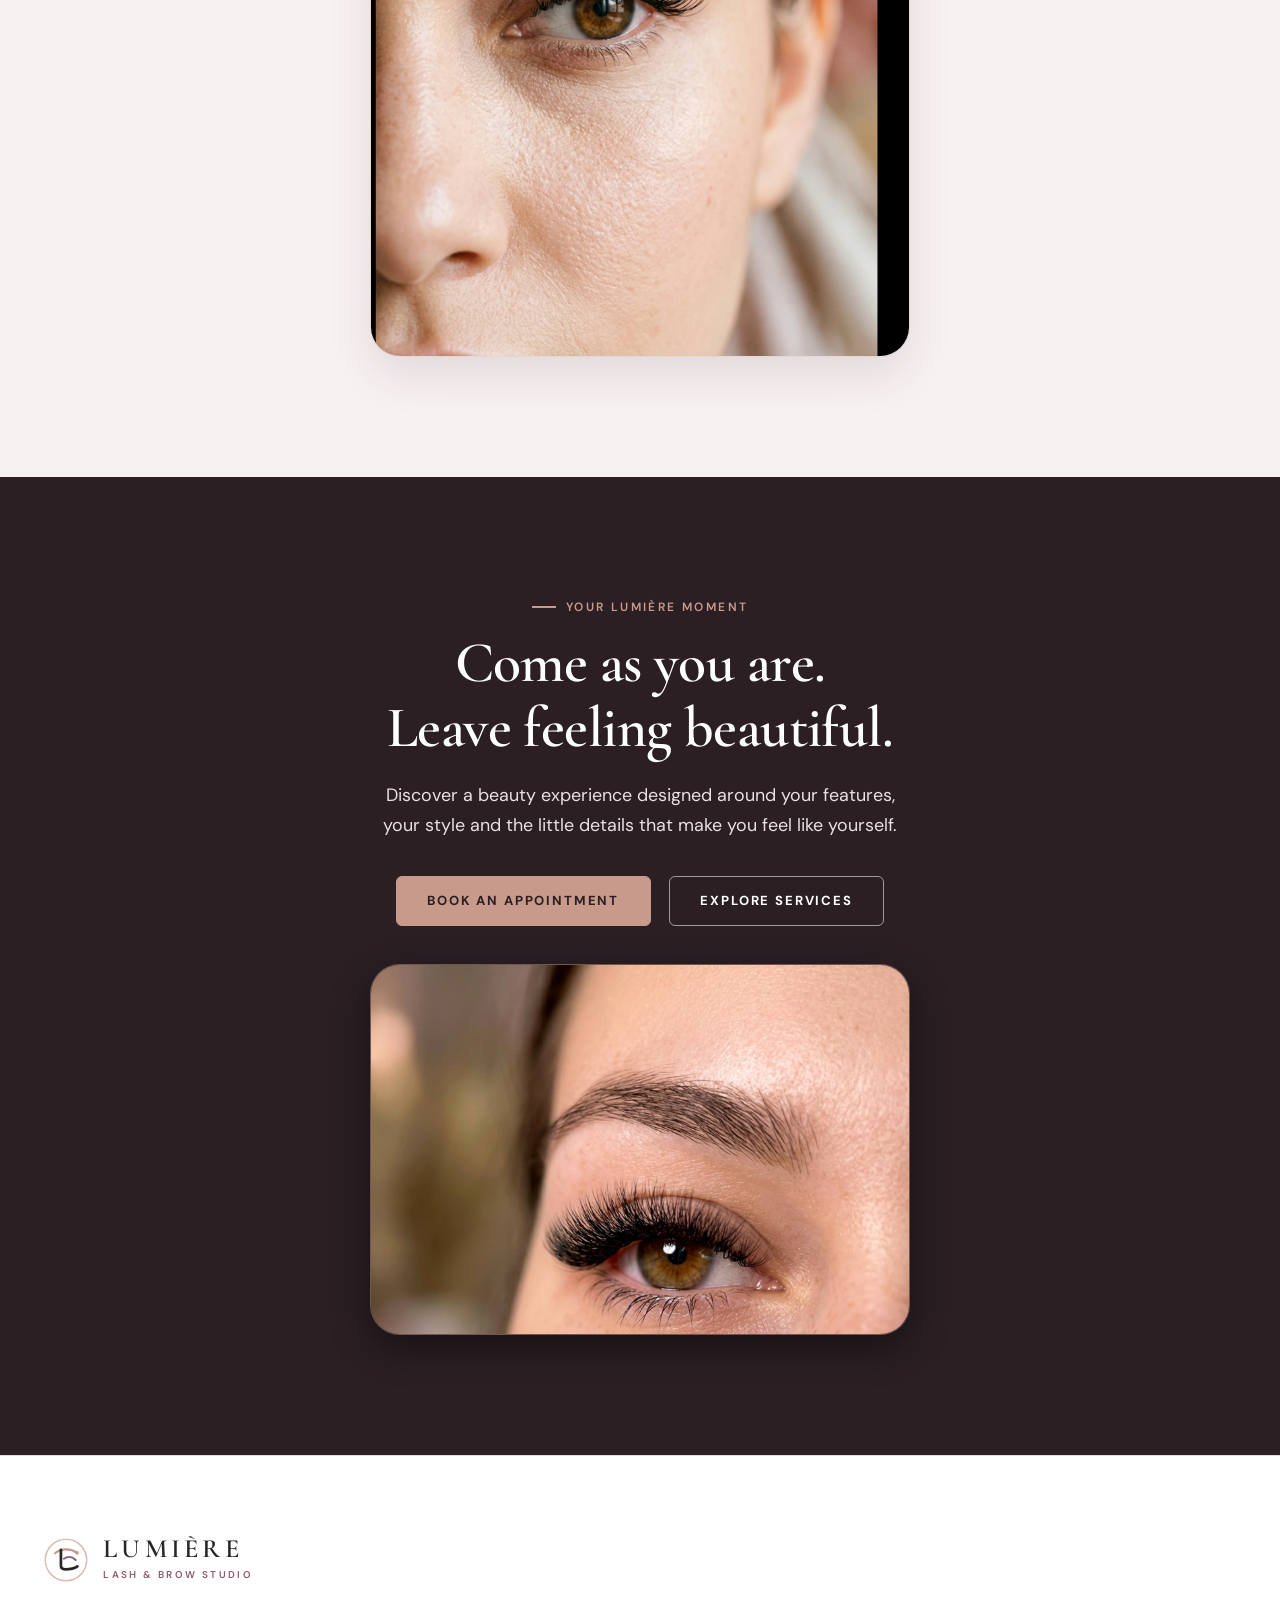
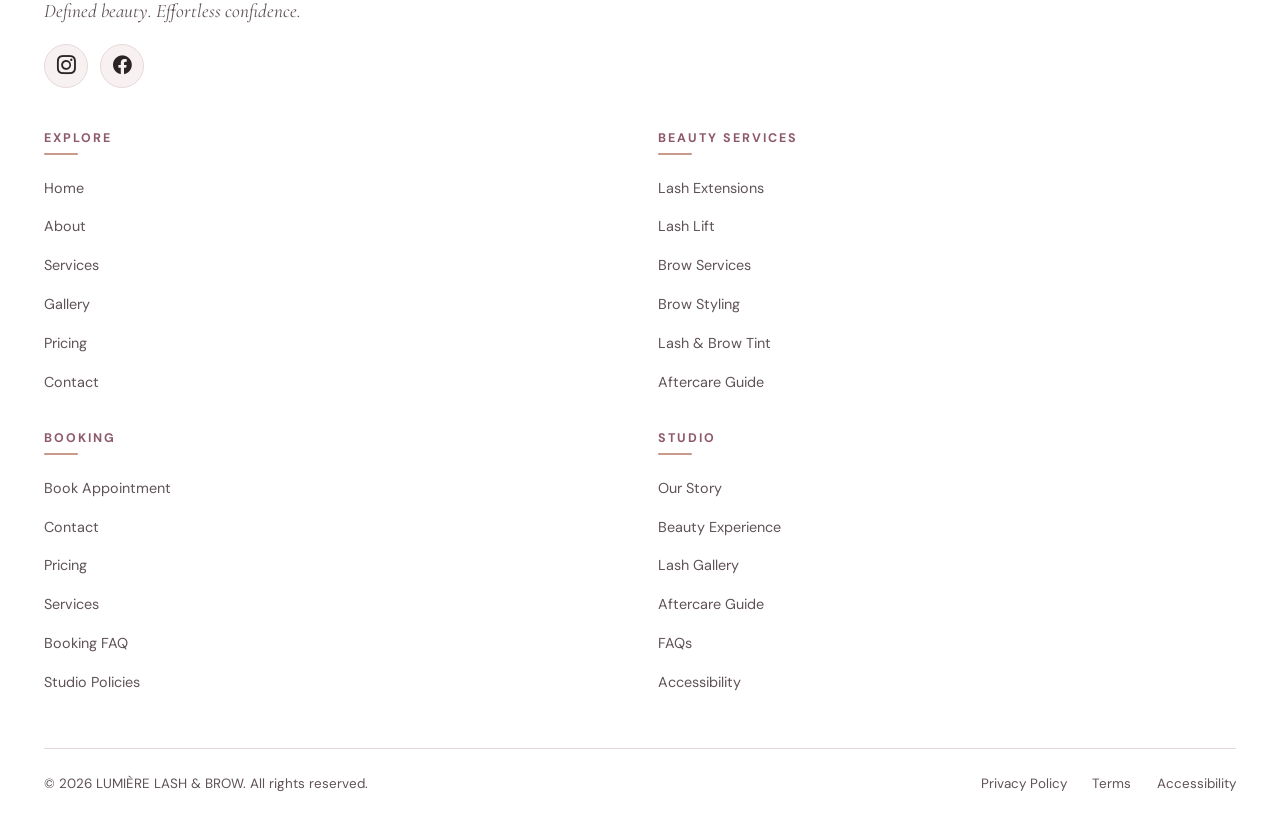
<file: about.html>
<!DOCTYPE html>
<html lang="en" dir="ltr" data-theme="light">
<head>
  <meta charset="UTF-8">
  <meta name="viewport" content="width=device-width, initial-scale=1.0">
  <title>About Us — LUMIÈRE Lash &amp; Brow Studio</title>
  <meta name="description" content="The story behind the detail: discover the philosophy, craftsmanship, and personalized beauty approach of LUMIÈRE Lash &amp; Brow.">
  <link rel="icon" type="image/svg+xml" href="assets/images/favicon.svg">

  <!-- Google Fonts: Cormorant Garamond (Editorial Serif) & DM Sans (Clean Modern Sans) -->
  <link rel="preconnect" href="https://fonts.googleapis.com">
  <link rel="preconnect" href="https://fonts.gstatic.com" crossorigin>
  <link href="https://fonts.googleapis.com/css2?family=Cormorant+Garamond:ital,wght@0,500;0,600;0,700;1,500;1,600&family=DM+Sans:ital,wght@0,400;0,500;0,600;0,700;1,400;1,500&display=swap" rel="stylesheet">

  <!-- Bootstrap Icons -->
  <link rel="stylesheet" href="https://cdn.jsdelivr.net/npm/bootstrap-icons@1.11.3/font/bootstrap-icons.min.css">

  <!-- Master Stylesheet -->
  <link rel="stylesheet" href="assets/css/style.css">
</head>
<body class="page-about">

  <!-- ==========================================================================
       GLOBAL NAVBAR (About Page Refined Editorial Treatment)
       ========================================================================== -->
  <header class="site-header header-about" id="siteHeader">
    <div class="container-lumiere">
      <nav class="navbar-lumiere" aria-label="Main Navigation">
        
        <!-- Approved LUMIÈRE Brand Monogram Logo -->
        <a href="index.html" class="navbar-brand-lumiere" aria-label="LUMIÈRE Lash &amp; Brow Homepage">
          <svg class="brand-icon" viewBox="0 0 52 52" fill="none" xmlns="http://www.w3.org/2000/svg" aria-hidden="true">
            <circle cx="26" cy="26" r="24.5" stroke="#C89A8B" stroke-width="1.8" opacity="0.65"/>
            <path d="M13 18C21 11.5 32 12.5 39 17.5" stroke="#C89A8B" stroke-width="2.6" stroke-linecap="round"/>
            <path d="M20 14V32.5C20 35.5 22 37 25 37C29.5 37 35.5 36.2 39.5 33.5" stroke="currentColor" stroke-width="3.2" stroke-linecap="round" stroke-linejoin="round"/>
            <path d="M23.5 24.5C28 21.5 33.5 22 37.5 26" stroke="#8E5A6B" stroke-width="2.2" stroke-linecap="round"/>
            <circle cx="39" cy="17.5" r="2.2" fill="#C89A8B"/>
          </svg>
          <div class="brand-text-wrap">
            <span class="brand-name">LUMIÈRE</span>
            <span class="brand-sub">Lash &amp; Brow</span>
          </div>
        </a>

        <!-- Desktop Navigation Menu (Visible ONLY on Desktop >= 1281px) -->
        <ul class="desktop-nav-menu">
          <!-- Home Dropdown -->
          <li class="dropdown-parent">
            <a href="index.html" class="nav-link-item" aria-haspopup="true" aria-expanded="false">
              HOME <i class="bi bi-chevron-down dropdown-chevron" aria-hidden="true"></i>
            </a>
            <ul class="dropdown-menu-custom" aria-label="Home Pages Submenu">
              <li><a href="index.html" class="dropdown-link">Home 1</a></li>
              <li><a href="home2.html" class="dropdown-link">Home 2</a></li>
            </ul>
          </li>
          <li><a href="about.html" class="nav-link-item active">ABOUT</a></li>
          <li><a href="services.html" class="nav-link-item">SERVICES</a></li>
          <li><a href="gallery.html" class="nav-link-item">GALLERY</a></li>
          <li><a href="pricing.html" class="nav-link-item">PRICING</a></li>
          <li><a href="contact.html" class="nav-link-item">CONTACT</a></li>
        </ul>

        <!-- Desktop Right Actions (Visible ONLY on Desktop >= 1281px) -->
        <div class="navbar-actions">
          <button type="button" class="btn-icon" id="themeToggleDesktop" aria-label="Toggle Dark Mode" title="Toggle Theme">
            <i class="bi bi-moon-stars" aria-hidden="true"></i>
          </button>
          <button type="button" class="btn-icon" id="rtlToggleDesktop" aria-label="Toggle RTL/LTR" title="Toggle Text Direction">
            <i class="bi bi-arrow-left-right" aria-hidden="true"></i>
          </button>
          <a href="contact.html#booking" class="btn-lumiere btn-primary-custom">
            BOOK AN APPOINTMENT
          </a>
        </div>

        <!-- Hamburger Trigger (Visible ONLY on Mobile & Tablet <= 1280px) -->
        <button type="button" class="btn-hamburger" id="btnHamburger" aria-label="Open Navigation Menu" aria-expanded="false" aria-controls="mobileDrawer">
          <span class="hamburger-line"></span>
          <span class="hamburger-line"></span>
          <span class="hamburger-line"></span>
        </button>

      </nav>
    </div>
  </header>

  <!-- ==========================================================================
       MOBILE & TABLET SLIDE-OUT DRAWER MENU (<= 1280px)
       ========================================================================== -->
  <div class="drawer-backdrop" id="drawerBackdrop" tabindex="-1" aria-hidden="true"></div>
  <aside class="mobile-drawer" id="mobileDrawer" role="dialog" aria-modal="true" aria-label="Mobile Navigation Menu">
    
    <div class="drawer-header">
      <a href="index.html" class="navbar-brand-lumiere">
        <svg class="brand-icon" viewBox="0 0 52 52" fill="none" xmlns="http://www.w3.org/2000/svg" aria-hidden="true">
          <circle cx="26" cy="26" r="24.5" stroke="#C89A8B" stroke-width="1.8" opacity="0.65"/>
          <path d="M13 18C21 11.5 32 12.5 39 17.5" stroke="#C89A8B" stroke-width="2.6" stroke-linecap="round"/>
          <path d="M20 14V32.5C20 35.5 22 37 25 37C29.5 37 35.5 36.2 39.5 33.5" stroke="currentColor" stroke-width="3.2" stroke-linecap="round" stroke-linejoin="round"/>
          <path d="M23.5 24.5C28 21.5 33.5 22 37.5 26" stroke="#8E5A6B" stroke-width="2.2" stroke-linecap="round"/>
          <circle cx="39" cy="17.5" r="2.2" fill="#C89A8B"/>
        </svg>
        <div class="brand-text-wrap">
          <span class="brand-name">LUMIÈRE</span>
          <span class="brand-sub">Lash &amp; Brow</span>
        </div>
      </a>
      <button type="button" class="btn-drawer-close" id="btnDrawerClose" aria-label="Close Navigation Menu">
        <i class="bi bi-x-lg" aria-hidden="true"></i>
      </button>
    </div>

    <div class="drawer-body">
      <ul class="drawer-menu">
        <!-- Home Accordion -->
        <li>
          <button type="button" class="drawer-accordion-btn" id="drawerHomeAccordionBtn" aria-expanded="false">
            <span>HOME</span>
            <i class="bi bi-chevron-down" aria-hidden="true"></i>
          </button>
          <ul class="drawer-accordion-content" id="drawerHomeAccordionContent">
            <li><a href="index.html" class="drawer-sublink">Home 1</a></li>
            <li><a href="home2.html" class="drawer-sublink">Home 2</a></li>
          </ul>
        </li>
        <li><a href="about.html" class="drawer-link active">ABOUT</a></li>
        <li><a href="services.html" class="drawer-link">SERVICES</a></li>
        <li><a href="gallery.html" class="drawer-link">GALLERY</a></li>
        <li><a href="pricing.html" class="drawer-link">PRICING</a></li>
        <li><a href="contact.html" class="drawer-link">CONTACT</a></li>
      </ul>

      <div class="drawer-divider"></div>

      <!-- Drawer Controls (Dark mode, RTL, Booking CTA inside drawer) -->
      <div class="drawer-controls">
        <button type="button" class="drawer-toggle-btn" id="themeToggleMobile">
          <span class="toggle-label">Dark Mode</span>
          <i class="bi bi-moon-stars" aria-hidden="true"></i>
        </button>
        <button type="button" class="drawer-toggle-btn" id="rtlToggleMobile">
          <span class="toggle-label">RTL View</span>
          <i class="bi bi-arrow-left-right" aria-hidden="true"></i>
        </button>
        <a href="contact.html#booking" class="btn-lumiere btn-primary-custom drawer-booking-btn">
          BOOK AN APPOINTMENT
        </a>
      </div>
    </div>

  </aside>

  <main id="mainContent">

    <!-- ==========================================================================
         SECTION 1 — THE STORY BEHIND THE DETAIL (Asymmetrical Editorial Introduction)
         ========================================================================== -->
    <section class="about-intro-section" aria-labelledby="aboutIntroTitle">
      <div class="container-lumiere">
        
        <div class="about-intro-grid">
          
          <!-- Left Large Vertical Editorial Portrait Frame -->
          <div class="about-intro-media">
            <div class="about-intro-frame">
              <picture>
                <source srcset="assets/images/about/about-intro.webp" type="image/webp">
                <img src="assets/images/about/about-intro.jpg" 
                     alt="Lumière brand storytelling portrait reflecting natural beauty and thoughtful styling" 
                     class="about-intro-img" 
                     width="1400" 
                     height="1600" 
                     fetchpriority="high" 
                     loading="eager">
              </picture>
              <div class="about-intro-floating-tag">
                <span class="about-tag-label">EST. STUDIO PHILOSOPHY</span>
                <span class="about-tag-val">Bespoke Precision</span>
              </div>
            </div>
          </div>

          <!-- Right Floating Editorial Typography -->
          <div class="about-intro-content">
            <div class="about-chapter-badge">
              <span>OUR STORY</span>
            </div>
            <span class="eyebrow about-eyebrow">ABOUT LUMIÈRE</span>
            <h1 class="about-intro-heading font-serif" id="aboutIntroTitle">
              BEAUTY IS IN<br>
              <span>THE DETAILS.</span>
            </h1>
            <div class="about-intro-text-block">
              <p class="about-intro-lead">
                Lumière Lash &amp; Brow was created around a simple idea: beauty should feel considered, personal and completely your own.
              </p>
              <p class="about-intro-body">
                Every appointment begins with understanding your features, your preferences and the feeling you want to leave with. We approach lash mapping and brow shaping not as a standard service, but as an intimate craft that honors your unique facial architecture.
              </p>
            </div>
            <div class="about-intro-actions">
              <a href="#philosophy" class="btn-lumiere btn-primary-custom">
                DISCOVER OUR PHILOSOPHY <i class="bi bi-arrow-down" aria-hidden="true"></i>
              </a>
            </div>
          </div>

        </div>

      </div>
    </section>

    <!-- ==========================================================================
         SECTION 2 — OUR PHILOSOPHY (Central Statement & 4 Pillars)
         ========================================================================== -->
    <section class="about-philosophy-section section-spacing-lg" id="philosophy" aria-labelledby="philosophyTitle">
      <div class="container-lumiere">
        
        <div class="about-philosophy-header text-start">
          <span class="eyebrow">OUR PHILOSOPHY</span>
          <h2 class="section-title" id="philosophyTitle">
            Beauty, but<br>
            make it yours.
          </h2>
          <p class="section-lead">
            At Lumière, there is no single definition of beautiful. The goal is not to create a look that belongs to everyone. It is to create a result that works beautifully with you.
          </p>
        </div>

        <div class="about-philosophy-grid">
          
          <!-- 4 Principles Matrix -->
          <div class="about-pillars-grid">
            
            <div class="about-pillar-card">
              <span class="about-pillar-num font-serif">01</span>
              <h3 class="about-pillar-title">PERSONAL</h3>
              <p class="about-pillar-desc">Your features, preferences and everyday style guide the look.</p>
            </div>

            <div class="about-pillar-card">
              <span class="about-pillar-num font-serif">02</span>
              <h3 class="about-pillar-title">PRECISE</h3>
              <p class="about-pillar-desc">Every placement, curve and shape is considered carefully.</p>
            </div>

            <div class="about-pillar-card">
              <span class="about-pillar-num font-serif">03</span>
              <h3 class="about-pillar-title">BALANCED</h3>
              <p class="about-pillar-desc">The result should complement your natural expression rather than overpower it.</p>
            </div>

            <div class="about-pillar-card">
              <span class="about-pillar-num font-serif">04</span>
              <h3 class="about-pillar-title">COMFORTABLE</h3>
              <p class="about-pillar-desc">Beauty should feel good during the appointment and after you leave.</p>
            </div>

          </div>

          <!-- Editorial Philosophy Image -->
          <div class="about-philosophy-media">
            <div class="about-philosophy-frame">
              <picture>
                <source srcset="assets/images/about/about-philosophy.webp" type="image/webp">
                <img src="assets/images/about/about-philosophy.jpg" 
                     alt="Thoughtful consultation and personalized beauty atmosphere at Lumière" 
                     loading="lazy" 
                     width="1400" 
                     height="1600">
              </picture>
            </div>
          </div>

        </div>

      </div>
    </section>

    <!-- ==========================================================================
         SECTION 3 — THE LUMIÈRE APPROACH (3-Principle Storytelling)
         ========================================================================== -->
    <section class="about-approach-section section-spacing-lg" aria-labelledby="approachTitle">
      <div class="container-lumiere">
        
        <div class="about-approach-grid">
          
          <!-- Large Editorial Image on Left -->
          <div class="about-approach-media">
            <div class="about-approach-frame">
              <picture>
                <source srcset="assets/images/about/about-approach.webp" type="image/webp">
                <img src="assets/images/about/about-approach.jpg" 
                     alt="Lumière artist precisely evaluating lash mapping and brow structure" 
                     loading="lazy" 
                     width="1400" 
                     height="1600">
              </picture>
            </div>
          </div>

          <!-- 3 Vertically Stacked Principles on Right -->
          <div class="about-approach-content">
            <span class="eyebrow">THE LUMIÈRE APPROACH</span>
            <h2 class="section-title" id="approachTitle">
              Not just a beauty look.<br>
              A considered approach.
            </h2>
            <p class="section-lead">
              We approach every lash set and brow sculpt through a mindful three-step methodology that ensures seamless harmony.
            </p>

            <div class="about-steps-stack">
              
              <div class="about-step-item">
                <div class="about-step-marker">
                  <span class="about-step-num font-serif">01</span>
                </div>
                <div class="about-step-body">
                  <h3 class="about-step-title">SEE</h3>
                  <p class="about-step-desc">We begin by looking at the whole picture — your eyes, brows, features and personal style.</p>
                </div>
              </div>

              <div class="about-step-item">
                <div class="about-step-marker">
                  <span class="about-step-num font-serif">02</span>
                </div>
                <div class="about-step-body">
                  <h3 class="about-step-title">REFINE</h3>
                  <p class="about-step-desc">We carefully shape the details so they work together rather than compete.</p>
                </div>
              </div>

              <div class="about-step-item">
                <div class="about-step-marker">
                  <span class="about-step-num font-serif">03</span>
                </div>
                <div class="about-step-body">
                  <h3 class="about-step-title">REVEAL</h3>
                  <p class="about-step-desc">The final result should feel polished, effortless and recognizably you.</p>
                </div>
              </div>

            </div>
          </div>

        </div>

      </div>
    </section>

    <!-- ==========================================================================
         SECTION 4 — THE CRAFT OF DETAIL (Macro Craftsmanship Editorial)
         ========================================================================== -->
    <section class="about-craft-section section-spacing-lg" aria-labelledby="craftTitle">
      <div class="container-lumiere">
        
        <div class="about-craft-grid">
          
          <!-- Editorial Narrative on Left -->
          <div class="about-craft-content">
            <span class="eyebrow">THE FINISHING TOUCH</span>
            <h2 class="section-title" id="craftTitle">
              Small details.<br>
              Big difference.
            </h2>
            <p class="section-lead">
              True lash and brow artistry lives in the subtle micro-adjustments that transform an everyday look into effortless elegance.
            </p>

            <div class="about-craft-facets">
              
              <div class="about-facet-row">
                <span class="about-facet-tag">CURVE</span>
                <p class="about-facet-text">The right curve can completely change the feeling of a lash look.</p>
              </div>

              <div class="about-facet-row">
                <span class="about-facet-tag">PLACEMENT</span>
                <p class="about-facet-text">Precision creates balance and a naturally refined finish.</p>
              </div>

              <div class="about-facet-row">
                <span class="about-facet-tag">SHAPE</span>
                <p class="about-facet-text">Thoughtful brow shaping frames the face without taking over.</p>
              </div>

              <div class="about-facet-row">
                <span class="about-facet-tag">FINISH</span>
                <p class="about-facet-text">The smallest details often create the biggest difference.</p>
              </div>

            </div>
          </div>

          <!-- Large Macro Beauty Feature Image (~60% Width) -->
          <div class="about-craft-media">
            <div class="about-craft-frame">
              <picture>
                <source srcset="assets/images/about/about-craft.webp" type="image/webp">
                <img src="assets/images/about/about-craft.jpg" 
                     alt="Macro close-up showing fine lash isolation and crisp brow strokes" 
                     loading="lazy" 
                     width="1600" 
                     height="1200">
              </picture>
            </div>
          </div>

        </div>

      </div>
    </section>

    <!-- ==========================================================================
         SECTION 5 — THE LUMIÈRE EXPERIENCE (Panoramic Studio Atmosphere)
         ========================================================================== -->
    <div id="experience"></div>
    <div id="accessibility"></div>
    <section class="about-experience-section section-spacing-lg" aria-labelledby="expTitle">
      <div class="container-lumiere">
        
        <div class="about-exp-card">
          
          <!-- Panoramic Studio Atmosphere Frame -->
          <div class="about-exp-media-wrap">
            <picture>
              <source srcset="assets/images/about/about-experience.webp" type="image/webp">
              <img src="assets/images/about/about-experience.jpg" 
                   alt="Lumière serene beauty sanctuary designed for relaxation and comfort" 
                   loading="lazy" 
                   width="1920" 
                   height="1080">
            </picture>
          </div>

          <!-- Experience Content & 4 Rhythms -->
          <div class="about-exp-content-block">
            <div class="about-exp-header text-start">
              <span class="eyebrow">THE LUMIÈRE EXPERIENCE</span>
              <h2 class="section-title" id="expTitle">
                A little space<br>
                to feel good.
              </h2>
              <p class="section-lead">
                From the moment you step into our studio, the pace slows down. We create an environment where you can unwind while we craft your look.
              </p>
            </div>

            <!-- 4 Experience Quadrants -->
            <div class="about-exp-quadrants">
              
              <div class="about-quad-item">
                <span class="about-quad-num font-serif">01</span>
                <h3 class="about-quad-title">ARRIVE</h3>
                <p class="about-quad-text">Slow down and settle into your appointment.</p>
              </div>

              <div class="about-quad-item">
                <span class="about-quad-num font-serif">02</span>
                <h3 class="about-quad-title">UNWIND</h3>
                <p class="about-quad-text">Enjoy a calm, considered beauty experience.</p>
              </div>

              <div class="about-quad-item">
                <span class="about-quad-num font-serif">03</span>
                <h3 class="about-quad-title">TRANSFORM</h3>
                <p class="about-quad-text">Watch the small details come together.</p>
              </div>

              <div class="about-quad-item">
                <span class="about-quad-num font-serif">04</span>
                <h3 class="about-quad-title">STEP OUT</h3>
                <p class="about-quad-text">Leave feeling polished, comfortable and confident.</p>
              </div>

            </div>
          </div>

        </div>

      </div>
    </section>

    <!-- ==========================================================================
         SECTION 6 — WHAT WE BELIEVE (Manifesto & Core Philosophy)
         ========================================================================== -->
    <section class="about-belief-section section-spacing-lg" aria-labelledby="beliefTitle">
      <div class="container-lumiere">
        
        <div class="about-belief-grid">
          
          <!-- Manifesto Typography on Left -->
          <div class="about-belief-content">
            <span class="eyebrow">WHAT WE BELIEVE</span>
            <h2 class="section-title" id="beliefTitle">
              Beauty should feel like you.
            </h2>
            
            <!-- Core Manifesto Callout -->
            <div class="about-manifesto-callout font-serif">
              <p class="manifesto-line-1">YOU DON'T NEED TO LOOK DIFFERENT.</p>
              <p class="manifesto-line-2">YOU JUST NEED TO FEEL MORE LIKE YOURSELF.</p>
            </div>

            <p class="about-belief-desc">
              Lumière is about enhancing what is already there — creating definition, balance and softness without losing the individuality that makes your expression yours.
            </p>

            <div class="about-belief-tenets">
              <div class="about-tenet-item">
                <i class="bi bi-check2-circle tenet-icon" aria-hidden="true"></i>
                <span class="tenet-text">ENHANCE, DON'T OVERPOWER.</span>
              </div>
              <div class="about-tenet-item">
                <i class="bi bi-check2-circle tenet-icon" aria-hidden="true"></i>
                <span class="tenet-text">DETAILS SHOULD HAVE PURPOSE.</span>
              </div>
              <div class="about-tenet-item">
                <i class="bi bi-check2-circle tenet-icon" aria-hidden="true"></i>
                <span class="tenet-text">CONFIDENCE SHOULD FEEL EFFORTLESS.</span>
              </div>
            </div>
          </div>

          <!-- Editorial Portrait Image on Right -->
          <div class="about-belief-media">
            <div class="about-belief-frame">
              <picture>
                <source srcset="assets/images/about/about-belief.webp" type="image/webp">
                <img src="assets/images/about/about-belief.jpg" 
                     alt="Natural beauty and confident expression nurtured at Lumière studio" 
                     loading="lazy" 
                     width="1400" 
                     height="1600">
              </picture>
            </div>
          </div>

        </div>

      </div>
    </section>

    <!-- ==========================================================================
         SECTION 7 — MEET YOUR NEXT MOMENT (Closing Editorial Invitation)
         ========================================================================== -->
    <section class="about-closing-section section-spacing-lg" aria-labelledby="closingInviteTitle">
      <div class="container-lumiere">
        
        <div class="about-closing-grid">
          
          <!-- Content Left -->
          <div class="about-closing-content">
            <span class="eyebrow closing-eyebrow">YOUR LUMIÈRE MOMENT</span>
            <h2 class="closing-title font-serif" id="closingInviteTitle">
              Come as you are.<br>
              Leave feeling beautiful.
            </h2>
            <p class="closing-text">
              Discover a beauty experience designed around your features, your style and the little details that make you feel like yourself.
            </p>
            <div class="closing-buttons">
              <a href="contact.html#booking" class="btn-lumiere btn-gold">
                BOOK AN APPOINTMENT
              </a>
              <a href="services.html" class="btn-lumiere btn-closing-outline">
                EXPLORE SERVICES
              </a>
            </div>
          </div>

          <!-- Image Right -->
          <div class="about-closing-media">
            <div class="about-closing-frame">
              <picture>
                <source srcset="assets/images/about/about-closing.webp" type="image/webp">
                <img src="assets/images/about/about-closing.jpg" 
                     alt="Lumière final campaign invitation gaze in warm atmospheric lighting" 
                     loading="lazy" 
                     width="1600" 
                     height="1100">
              </picture>
            </div>
          </div>

        </div>

      </div>
    </section>

  </main>

  <!-- ==========================================================================
       GLOBAL FOOTER (Exact Same 4-Column Balanced Footer as Index)
       ========================================================================== -->
  <footer class="site-footer" role="contentinfo">
    <div class="container-lumiere">
      
      <div class="footer-top-grid">
        
        <!-- Brand Info Column -->
        <div class="footer-brand-wrap">
          <a href="index.html" class="navbar-brand-lumiere" aria-label="LUMIÈRE Lash &amp; Brow Homepage">
            <svg class="brand-icon" viewBox="0 0 52 52" fill="none" xmlns="http://www.w3.org/2000/svg" aria-hidden="true">
              <circle cx="26" cy="26" r="24.5" stroke="#C89A8B" stroke-width="1.8" opacity="0.65"/>
              <path d="M13 18C21 11.5 32 12.5 39 17.5" stroke="#C89A8B" stroke-width="2.6" stroke-linecap="round"/>
              <path d="M20 14V32.5C20 35.5 22 37 25 37C29.5 37 35.5 36.2 39.5 33.5" stroke="currentColor" stroke-width="3.2" stroke-linecap="round" stroke-linejoin="round"/>
              <path d="M23.5 24.5C28 21.5 33.5 22 37.5 26" stroke="#8E5A6B" stroke-width="2.2" stroke-linecap="round"/>
              <circle cx="39" cy="17.5" r="2.2" fill="#C89A8B"/>
            </svg>
            <div class="brand-text-wrap">
              <span class="brand-name">LUMIÈRE</span>
              <span class="brand-sub">Lash &amp; Brow Studio</span>
            </div>
          </a>
          <p class="footer-tagline">
            Defined beauty. Effortless confidence.
          </p>
          
          <!-- Social Icons Immediately Below Tagline -->
          <div class="footer-social-links">
            <a href="https://instagram.com" class="footer-social-icon" aria-label="Follow LUMIÈRE on Instagram" target="_blank" rel="noopener noreferrer">
              <i class="bi bi-instagram" aria-hidden="true"></i>
            </a>
            <a href="https://facebook.com" class="footer-social-icon" aria-label="Follow LUMIÈRE on Facebook" target="_blank" rel="noopener noreferrer">
              <i class="bi bi-facebook" aria-hidden="true"></i>
            </a>
          </div>
        </div>

        <!-- Col 1: EXPLORE (6 items) -->
        <div class="footer-col">
          <h4 class="footer-col-title">EXPLORE</h4>
          <ul class="footer-nav-list">
            <li><a href="index.html" class="footer-link">Home</a></li>
            <li><a href="about.html" class="footer-link">About</a></li>
            <li><a href="services.html" class="footer-link">Services</a></li>
            <li><a href="gallery.html" class="footer-link">Gallery</a></li>
            <li><a href="pricing.html" class="footer-link">Pricing</a></li>
            <li><a href="contact.html" class="footer-link">Contact</a></li>
          </ul>
        </div>

        <!-- Col 2: BEAUTY SERVICES (6 items) -->
        <div class="footer-col">
          <h4 class="footer-col-title">BEAUTY SERVICES</h4>
          <ul class="footer-nav-list">
            <li><a href="services.html" class="footer-link">Lash Extensions</a></li>
            <li><a href="services.html" class="footer-link">Lash Lift</a></li>
            <li><a href="services.html" class="footer-link">Brow Services</a></li>
            <li><a href="services.html" class="footer-link">Brow Styling</a></li>
            <li><a href="services.html" class="footer-link">Lash &amp; Brow Tint</a></li>
            <li><a href="services.html#aftercare" class="footer-link">Aftercare Guide</a></li>
          </ul>
        </div>

        <!-- Col 3: BOOKING (6 items) -->
        <div class="footer-col">
          <h4 class="footer-col-title">BOOKING</h4>
          <ul class="footer-nav-list">
            <li><a href="contact.html#booking" class="footer-link">Book Appointment</a></li>
            <li><a href="contact.html" class="footer-link">Contact</a></li>
            <li><a href="pricing.html" class="footer-link">Pricing</a></li>
            <li><a href="services.html" class="footer-link">Services</a></li>
            <li><a href="pricing.html#faq" class="footer-link">Booking FAQ</a></li>
            <li><a href="pricing.html#policies" class="footer-link">Studio Policies</a></li>
          </ul>
        </div>

        <!-- Col 4: STUDIO (6 items) -->
        <div class="footer-col">
          <h4 class="footer-col-title">STUDIO</h4>
          <ul class="footer-nav-list">
            <li><a href="about.html" class="footer-link">Our Story</a></li>
            <li><a href="about.html#experience" class="footer-link">Beauty Experience</a></li>
            <li><a href="gallery.html" class="footer-link">Lash Gallery</a></li>
            <li><a href="services.html#aftercare" class="footer-link">Aftercare Guide</a></li>
            <li><a href="contact.html#faq" class="footer-link">FAQs</a></li>
            <li><a href="about.html#accessibility" class="footer-link">Accessibility</a></li>
          </ul>
        </div>

      </div>

      <!-- Footer Bottom Bar -->
      <div class="footer-bottom-bar">
        <div>
          &copy; 2026 LUMIÈRE LASH &amp; BROW. All rights reserved.
        </div>
        <div class="footer-legal-links">
          <a href="privacy.html" class="footer-legal-link">Privacy Policy</a>
          <a href="terms.html" class="footer-legal-link">Terms</a>
          <a href="accessibility.html" class="footer-legal-link">Accessibility</a>
        </div>
      </div>

    </div>
  </footer>

  <!-- Master JavaScript -->
  <script src="assets/js/main.js"></script>
</body>
</html>
</file>
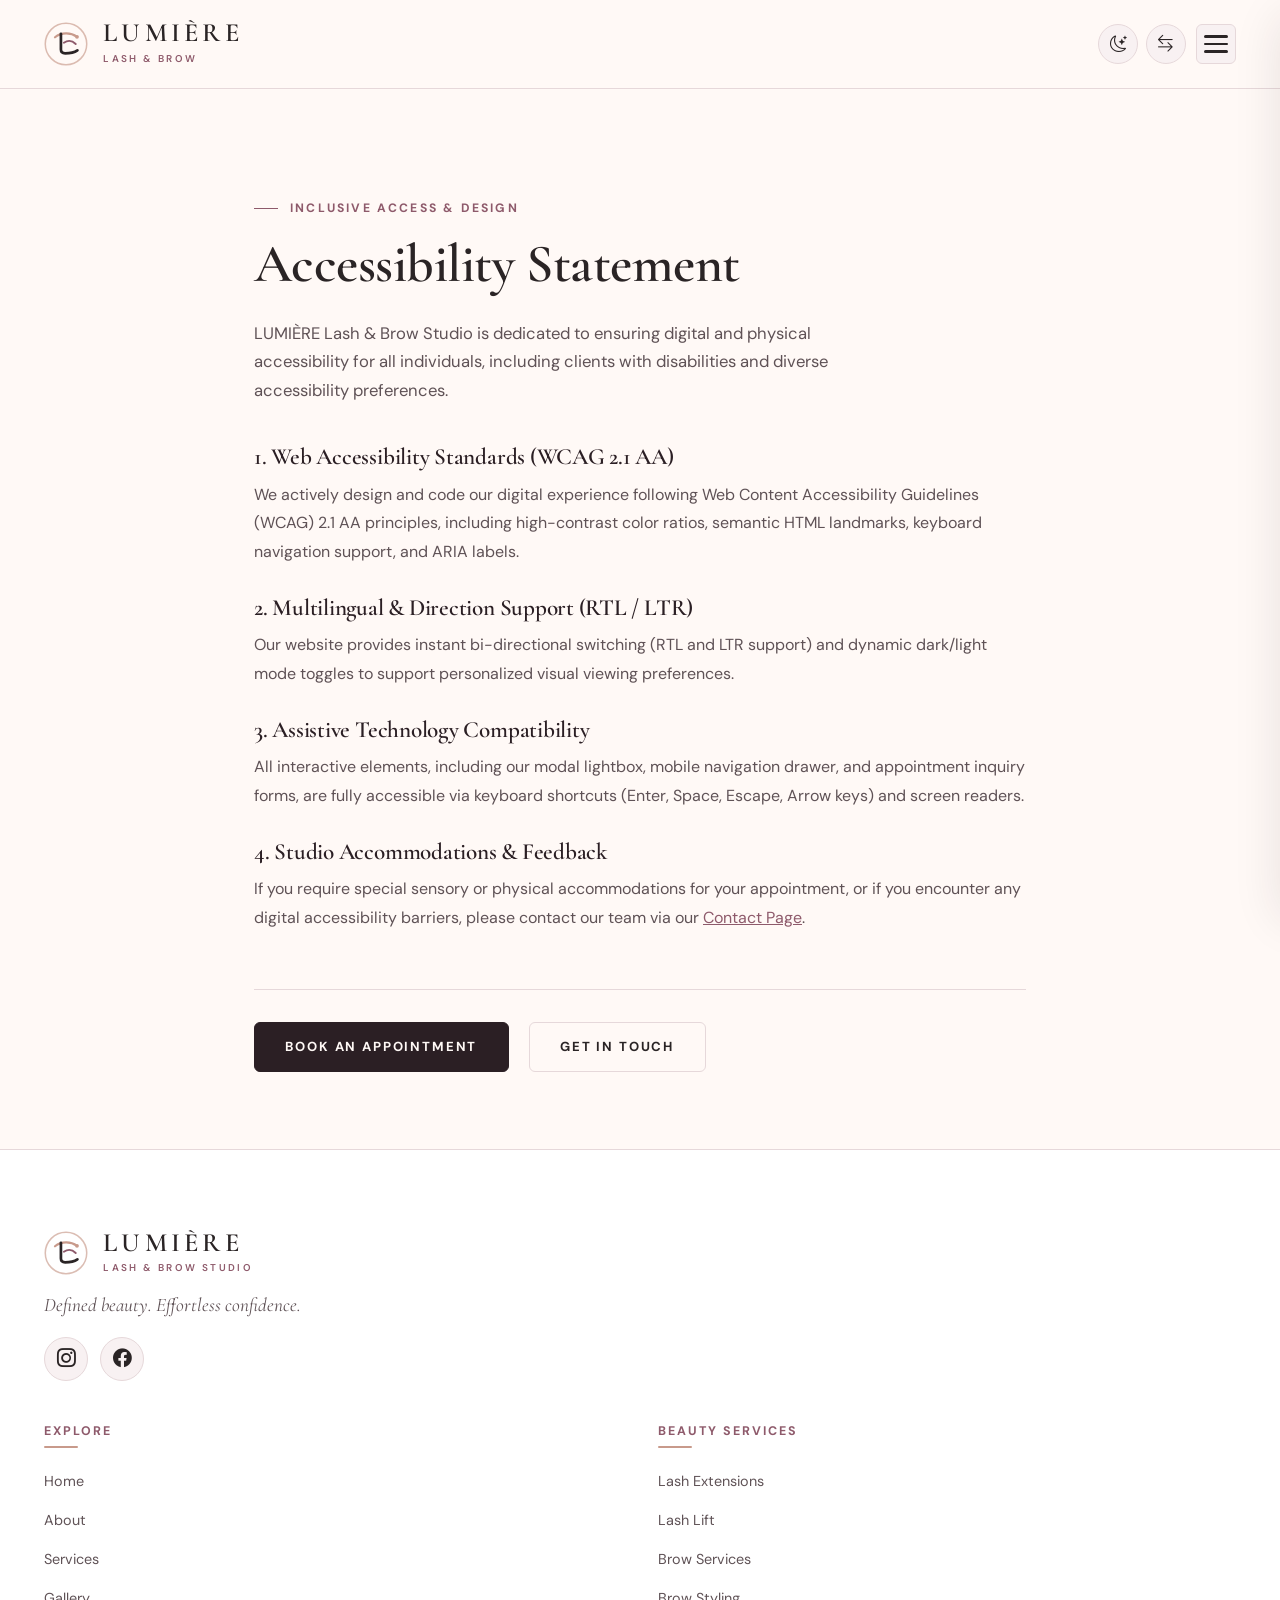
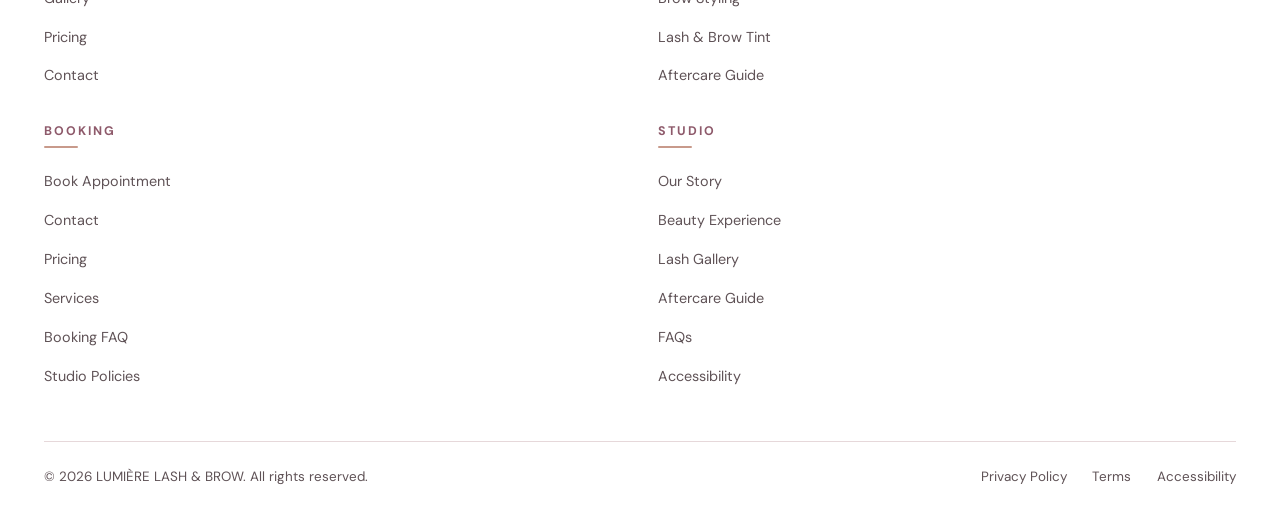
<file: accessibility.html>
<!DOCTYPE html>
<html lang="en" dir="ltr" data-theme="light">
<head>
  <meta charset="UTF-8">
  <meta name="viewport" content="width=device-width, initial-scale=1.0">
  <title>Accessibility Statement — LUMIÈRE Lash &amp; Brow Studio</title>
  <meta name="description" content="Accessibility Statement for LUMIÈRE Lash &amp; Brow Studio. Learn about our WCAG 2.1 AA digital commitments, RTL/LTR support, and inclusive studio access.">
  <link rel="icon" type="image/svg+xml" href="assets/images/favicon.svg">

  <!-- Google Fonts: Cormorant Garamond & DM Sans -->
  <link rel="preconnect" href="https://fonts.googleapis.com">
  <link rel="preconnect" href="https://fonts.gstatic.com" crossorigin>
  <link href="https://fonts.googleapis.com/css2?family=Cormorant+Garamond:ital,wght@0,500;0,600;0,700;1,500;1,600&family=DM+Sans:ital,wght@0,400;0,500;0,600;0,700;1,400;1,500&display=swap" rel="stylesheet">

  <!-- Bootstrap Icons -->
  <link rel="stylesheet" href="https://cdn.jsdelivr.net/npm/bootstrap-icons@1.11.3/font/bootstrap-icons.min.css">

  <!-- Master Stylesheet -->
  <link rel="stylesheet" href="assets/css/style.css">
</head>
<body class="page-legal">

  <!-- ==========================================================================
       GLOBAL NAVBAR
       ========================================================================== -->
  <header class="site-header" id="siteHeader">
    <div class="container-lumiere">
      <nav class="navbar-lumiere" aria-label="Main Navigation">
        
        <a href="index.html" class="navbar-brand-lumiere" aria-label="LUMIÈRE Lash &amp; Brow Homepage">
          <svg class="brand-icon" viewBox="0 0 52 52" fill="none" xmlns="http://www.w3.org/2000/svg" aria-hidden="true">
            <circle cx="26" cy="26" r="24.5" stroke="#C89A8B" stroke-width="1.8" opacity="0.65"/>
            <path d="M13 18C21 11.5 32 12.5 39 17.5" stroke="#C89A8B" stroke-width="2.6" stroke-linecap="round"/>
            <path d="M20 14V32.5C20 35.5 22 37 25 37C29.5 37 35.5 36.2 39.5 33.5" stroke="currentColor" stroke-width="3.2" stroke-linecap="round" stroke-linejoin="round"/>
            <path d="M23.5 24.5C28 21.5 33.5 22 37.5 26" stroke="#8E5A6B" stroke-width="2.2" stroke-linecap="round"/>
            <circle cx="39" cy="17.5" r="2.2" fill="#C89A8B"/>
          </svg>
          <div class="brand-text-wrap">
            <span class="brand-name">LUMIÈRE</span>
            <span class="brand-sub">Lash &amp; Brow</span>
          </div>
        </a>

        <!-- Desktop Navigation Menu (Visible ONLY on Desktop >= 1281px) -->
        <ul class="desktop-nav-menu">
          <li class="dropdown-parent">
            <a href="index.html" class="nav-link-item" aria-haspopup="true" aria-expanded="false">
              HOME <i class="bi bi-chevron-down dropdown-chevron" aria-hidden="true"></i>
            </a>
            <ul class="dropdown-menu-custom" aria-label="Home Pages Submenu">
              <li><a href="index.html" class="dropdown-link">Home 1</a></li>
              <li><a href="home2.html" class="dropdown-link">Home 2</a></li>
            </ul>
          </li>
          <li><a href="about.html" class="nav-link-item">ABOUT</a></li>
          <li><a href="services.html" class="nav-link-item">SERVICES</a></li>
          <li><a href="gallery.html" class="nav-link-item">GALLERY</a></li>
          <li><a href="pricing.html" class="nav-link-item">PRICING</a></li>
          <li><a href="contact.html" class="nav-link-item">CONTACT</a></li>
        </ul>

        <!-- Desktop Right Actions (Visible ONLY on Desktop >= 1281px) -->
        <div class="navbar-actions">
          <button type="button" class="btn-icon" id="themeToggleDesktop" aria-label="Toggle Dark Mode" title="Toggle Theme">
            <i class="bi bi-moon-stars" aria-hidden="true"></i>
          </button>
          <button type="button" class="btn-icon" id="rtlToggleDesktop" aria-label="Toggle RTL/LTR" title="Toggle Text Direction">
            <i class="bi bi-arrow-left-right" aria-hidden="true"></i>
          </button>
          <a href="contact.html#booking" class="btn-lumiere btn-primary-custom">
            BOOK AN APPOINTMENT
          </a>
        </div>

        <!-- Hamburger Trigger (Visible ONLY on Mobile & Tablet <= 1280px) -->
        <button type="button" class="btn-hamburger" id="btnHamburger" aria-label="Open Navigation Menu" aria-expanded="false" aria-controls="mobileDrawer">
          <span class="hamburger-line"></span>
          <span class="hamburger-line"></span>
          <span class="hamburger-line"></span>
        </button>

      </nav>
    </div>
  </header>

  <!-- MOBILE & TABLET SLIDE-OUT DRAWER MENU (<= 1280px) -->
  <div class="drawer-backdrop" id="drawerBackdrop" tabindex="-1" aria-hidden="true"></div>
  <aside class="mobile-drawer" id="mobileDrawer" role="dialog" aria-modal="true" aria-label="Mobile Navigation Menu">
    <div class="drawer-header">
      <a href="index.html" class="navbar-brand-lumiere">
        <svg class="brand-icon" viewBox="0 0 52 52" fill="none" xmlns="http://www.w3.org/2000/svg" aria-hidden="true">
          <circle cx="26" cy="26" r="24.5" stroke="#C89A8B" stroke-width="1.8" opacity="0.65"/>
          <path d="M13 18C21 11.5 32 12.5 39 17.5" stroke="#C89A8B" stroke-width="2.6" stroke-linecap="round"/>
          <path d="M20 14V32.5C20 35.5 22 37 25 37C29.5 37 35.5 36.2 39.5 33.5" stroke="currentColor" stroke-width="3.2" stroke-linecap="round" stroke-linejoin="round"/>
          <path d="M23.5 24.5C28 21.5 33.5 22 37.5 26" stroke="#8E5A6B" stroke-width="2.2" stroke-linecap="round"/>
          <circle cx="39" cy="17.5" r="2.2" fill="#C89A8B"/>
        </svg>
        <div class="brand-text-wrap">
          <span class="brand-name">LUMIÈRE</span>
          <span class="brand-sub">Lash &amp; Brow</span>
        </div>
      </a>
      <button type="button" class="btn-drawer-close" id="btnDrawerClose" aria-label="Close Navigation Menu">
        <i class="bi bi-x-lg" aria-hidden="true"></i>
      </button>
    </div>

    <div class="drawer-body">
      <ul class="drawer-menu">
        <li>
          <button type="button" class="drawer-accordion-btn" id="drawerHomeAccordionBtn" aria-expanded="false">
            <span>HOME</span>
            <i class="bi bi-chevron-down" aria-hidden="true"></i>
          </button>
          <ul class="drawer-accordion-content" id="drawerHomeAccordionContent">
            <li><a href="index.html" class="drawer-sublink">Home 1</a></li>
            <li><a href="home2.html" class="drawer-sublink">Home 2</a></li>
          </ul>
        </li>
        <li><a href="about.html" class="drawer-link">ABOUT</a></li>
        <li><a href="services.html" class="drawer-link">SERVICES</a></li>
        <li><a href="gallery.html" class="drawer-link">GALLERY</a></li>
        <li><a href="pricing.html" class="drawer-link">PRICING</a></li>
        <li><a href="contact.html" class="drawer-link">CONTACT</a></li>
      </ul>

      <div class="drawer-divider"></div>

      <div class="drawer-controls">
        <button type="button" class="drawer-toggle-btn" id="themeToggleMobile">
          <span class="toggle-label">Dark Mode</span>
          <i class="bi bi-moon-stars" aria-hidden="true"></i>
        </button>
        <button type="button" class="drawer-toggle-btn" id="rtlToggleMobile">
          <span class="toggle-label">RTL View</span>
          <i class="bi bi-arrow-left-right" aria-hidden="true"></i>
        </button>
        <a href="contact.html#booking" class="btn-lumiere btn-primary-custom drawer-booking-btn">
          BOOK AN APPOINTMENT
        </a>
      </div>
    </div>
  </aside>

  <!-- MAIN CONTENT -->
  <main id="mainContent" style="padding: clamp(5rem, 8vw, 8rem) 0 clamp(4rem, 6vw, 6rem);">
    <div class="container-lumiere" style="max-width: 860px;">
      
      <div class="section-eyebrow">
        <span class="eyebrow-line" aria-hidden="true"></span>
        <span>INCLUSIVE ACCESS &amp; DESIGN</span>
      </div>

      <h1 class="section-title font-serif" style="margin-bottom: 1.5rem;">Accessibility Statement</h1>
      <p class="section-lead" style="margin-bottom: 2.5rem;">
        LUMIÈRE Lash &amp; Brow Studio is dedicated to ensuring digital and physical accessibility for all individuals, including clients with disabilities and diverse accessibility preferences.
      </p>

      <div style="line-height: 1.8; color: var(--text-muted); display: flex; flex-direction: column; gap: 1.75rem; font-size: 1rem;">
        <section>
          <h2 style="font-family: var(--font-heading); color: var(--color-primary); font-size: 1.45rem; margin-bottom: 0.6rem;">1. Web Accessibility Standards (WCAG 2.1 AA)</h2>
          <p>We actively design and code our digital experience following Web Content Accessibility Guidelines (WCAG) 2.1 AA principles, including high-contrast color ratios, semantic HTML landmarks, keyboard navigation support, and ARIA labels.</p>
        </section>

        <section>
          <h2 style="font-family: var(--font-heading); color: var(--color-primary); font-size: 1.45rem; margin-bottom: 0.6rem;">2. Multilingual &amp; Direction Support (RTL / LTR)</h2>
          <p>Our website provides instant bi-directional switching (RTL and LTR support) and dynamic dark/light mode toggles to support personalized visual viewing preferences.</p>
        </section>

        <section>
          <h2 style="font-family: var(--font-heading); color: var(--color-primary); font-size: 1.45rem; margin-bottom: 0.6rem;">3. Assistive Technology Compatibility</h2>
          <p>All interactive elements, including our modal lightbox, mobile navigation drawer, and appointment inquiry forms, are fully accessible via keyboard shortcuts (Enter, Space, Escape, Arrow keys) and screen readers.</p>
        </section>

        <section>
          <h2 style="font-family: var(--font-heading); color: var(--color-primary); font-size: 1.45rem; margin-bottom: 0.6rem;">4. Studio Accommodations &amp; Feedback</h2>
          <p>If you require special sensory or physical accommodations for your appointment, or if you encounter any digital accessibility barriers, please contact our team via our <a href="contact.html" style="color: var(--color-dusty-rose); text-decoration: underline;">Contact Page</a>.</p>
        </section>
      </div>

      <div class="legal-page-actions">
        <a href="contact.html#booking" class="btn-lumiere btn-primary-custom">BOOK AN APPOINTMENT</a>
        <a href="contact.html" class="btn-lumiere btn-secondary-custom">GET IN TOUCH</a>
      </div>

    </div>
  </main>

  <!-- GLOBAL FOOTER -->
  <footer class="site-footer" role="contentinfo">
    <div class="container-lumiere">
      <div class="footer-top-grid">
        <div class="footer-brand-wrap">
          <a href="index.html" class="navbar-brand-lumiere" aria-label="LUMIÈRE Lash &amp; Brow Homepage">
            <svg class="brand-icon" viewBox="0 0 52 52" fill="none" xmlns="http://www.w3.org/2000/svg" aria-hidden="true">
              <circle cx="26" cy="26" r="24.5" stroke="#C89A8B" stroke-width="1.8" opacity="0.65"/>
              <path d="M13 18C21 11.5 32 12.5 39 17.5" stroke="#C89A8B" stroke-width="2.6" stroke-linecap="round"/>
              <path d="M20 14V32.5C20 35.5 22 37 25 37C29.5 37 35.5 36.2 39.5 33.5" stroke="currentColor" stroke-width="3.2" stroke-linecap="round" stroke-linejoin="round"/>
              <path d="M23.5 24.5C28 21.5 33.5 22 37.5 26" stroke="#8E5A6B" stroke-width="2.2" stroke-linecap="round"/>
              <circle cx="39" cy="17.5" r="2.2" fill="#C89A8B"/>
            </svg>
            <div class="brand-text-wrap">
              <span class="brand-name">LUMIÈRE</span>
              <span class="brand-sub">Lash &amp; Brow Studio</span>
            </div>
          </a>
          <p class="footer-tagline">Defined beauty. Effortless confidence.</p>
          <div class="footer-social-links">
            <a href="https://instagram.com" class="footer-social-icon" aria-label="Follow LUMIÈRE on Instagram" target="_blank" rel="noopener noreferrer"><i class="bi bi-instagram" aria-hidden="true"></i></a>
            <a href="https://facebook.com" class="footer-social-icon" aria-label="Follow LUMIÈRE on Facebook" target="_blank" rel="noopener noreferrer"><i class="bi bi-facebook" aria-hidden="true"></i></a>
          </div>
        </div>

        <div class="footer-col">
          <h4 class="footer-col-title">EXPLORE</h4>
          <ul class="footer-nav-list">
            <li><a href="index.html" class="footer-link">Home</a></li>
            <li><a href="about.html" class="footer-link">About</a></li>
            <li><a href="services.html" class="footer-link">Services</a></li>
            <li><a href="gallery.html" class="footer-link">Gallery</a></li>
            <li><a href="pricing.html" class="footer-link">Pricing</a></li>
            <li><a href="contact.html" class="footer-link">Contact</a></li>
          </ul>
        </div>

        <div class="footer-col">
          <h4 class="footer-col-title">BEAUTY SERVICES</h4>
          <ul class="footer-nav-list">
            <li><a href="services.html" class="footer-link">Lash Extensions</a></li>
            <li><a href="services.html#lashLift" class="footer-link">Lash Lift</a></li>
            <li><a href="services.html#browServices" class="footer-link">Brow Services</a></li>
            <li><a href="services.html#browServices" class="footer-link">Brow Styling</a></li>
            <li><a href="services.html#browServices" class="footer-link">Lash &amp; Brow Tint</a></li>
            <li><a href="services.html#aftercareGuide" class="footer-link">Aftercare Guide</a></li>
          </ul>
        </div>

        <div class="footer-col">
          <h4 class="footer-col-title">BOOKING</h4>
          <ul class="footer-nav-list">
            <li><a href="contact.html#booking" class="footer-link">Book Appointment</a></li>
            <li><a href="contact.html" class="footer-link">Contact</a></li>
            <li><a href="pricing.html" class="footer-link">Pricing</a></li>
            <li><a href="services.html" class="footer-link">Services</a></li>
            <li><a href="pricing.html#faq" class="footer-link">Booking FAQ</a></li>
            <li><a href="pricing.html#policies" class="footer-link">Studio Policies</a></li>
          </ul>
        </div>

        <div class="footer-col">
          <h4 class="footer-col-title">STUDIO</h4>
          <ul class="footer-nav-list">
            <li><a href="about.html" class="footer-link">Our Story</a></li>
            <li><a href="about.html#experience" class="footer-link">Beauty Experience</a></li>
            <li><a href="gallery.html" class="footer-link">Lash Gallery</a></li>
            <li><a href="services.html#aftercareGuide" class="footer-link">Aftercare Guide</a></li>
            <li><a href="contact.html#faq" class="footer-link">FAQs</a></li>
            <li><a href="about.html#accessibility" class="footer-link">Accessibility</a></li>
          </ul>
        </div>
      </div>

      <div class="footer-bottom-bar">
        <div>&copy; 2026 LUMIÈRE LASH &amp; BROW. All rights reserved.</div>
        <div class="footer-legal-links">
          <a href="privacy.html" class="footer-legal-link">Privacy Policy</a>
          <a href="terms.html" class="footer-legal-link">Terms</a>
          <a href="accessibility.html" class="footer-legal-link active">Accessibility</a>
        </div>
      </div>
    </div>
  </footer>

  <script src="assets/js/main.js"></script>
</body>
</html>
</file>
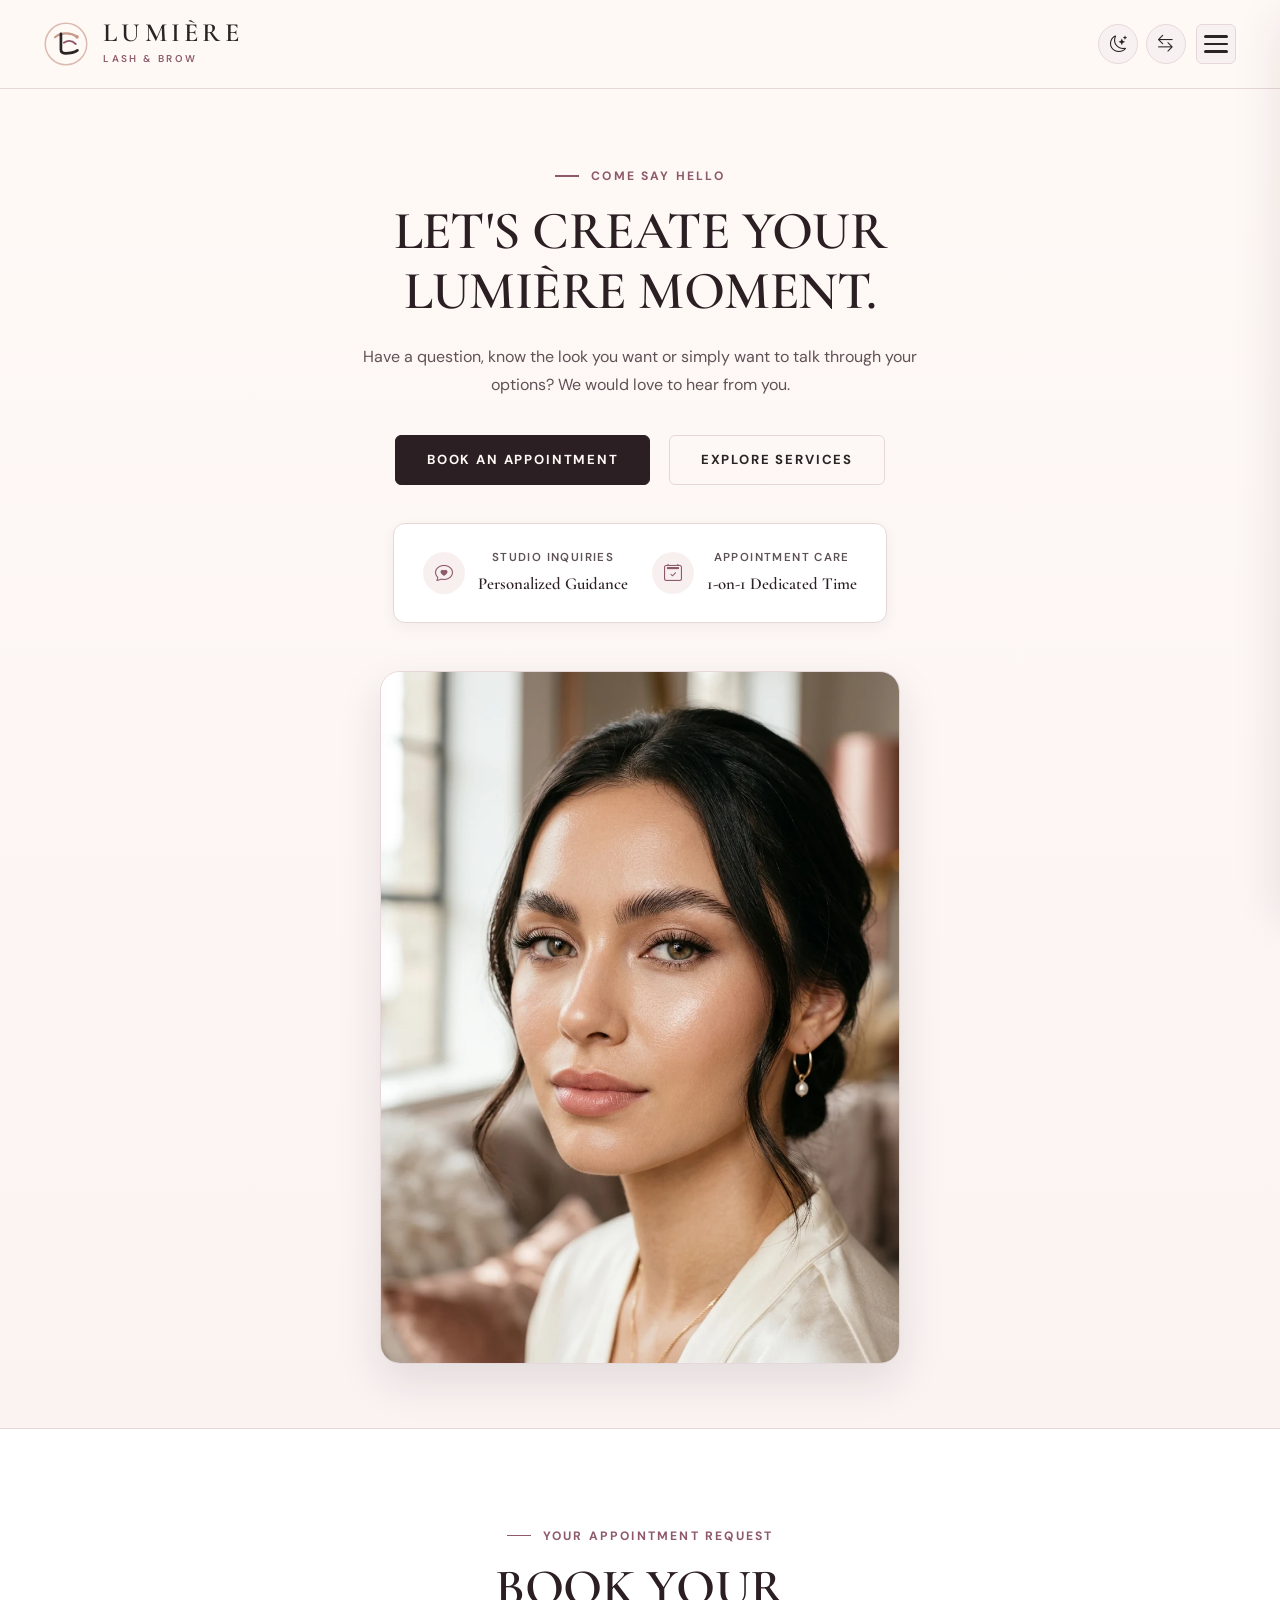
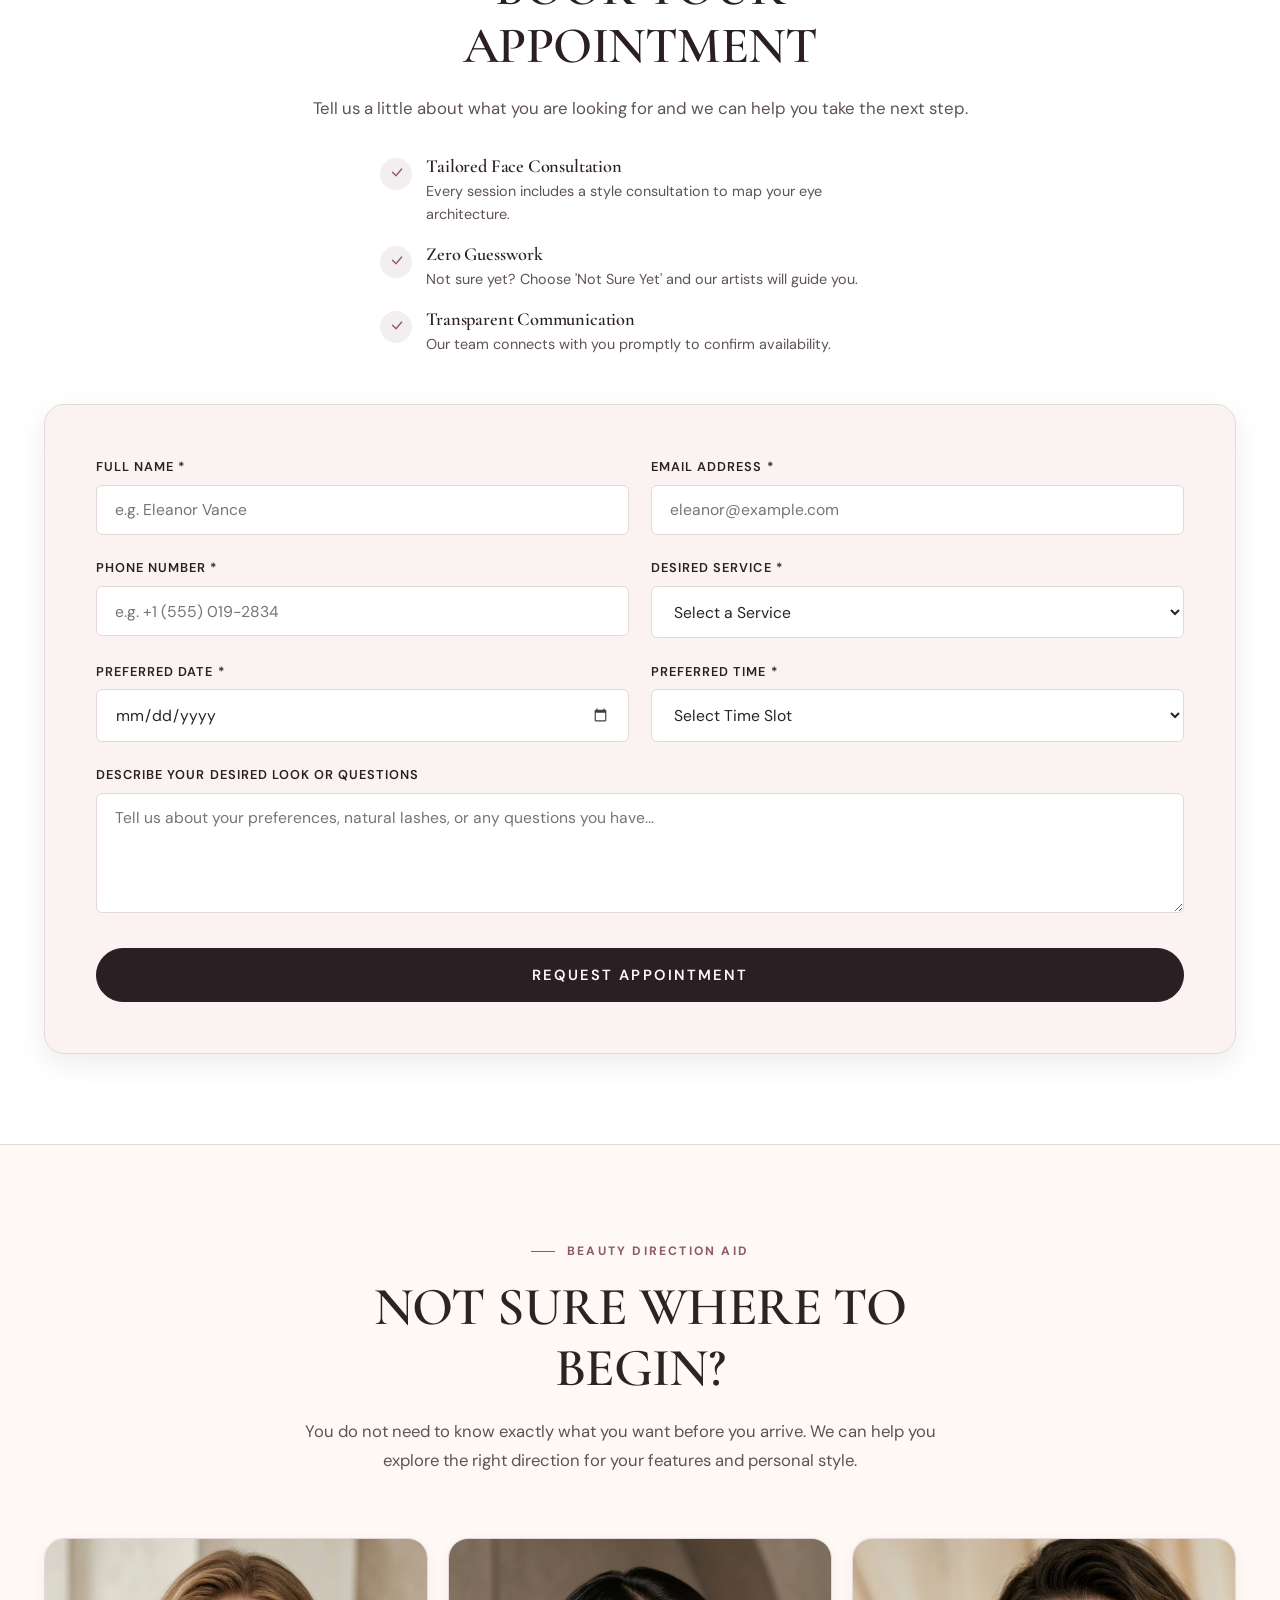
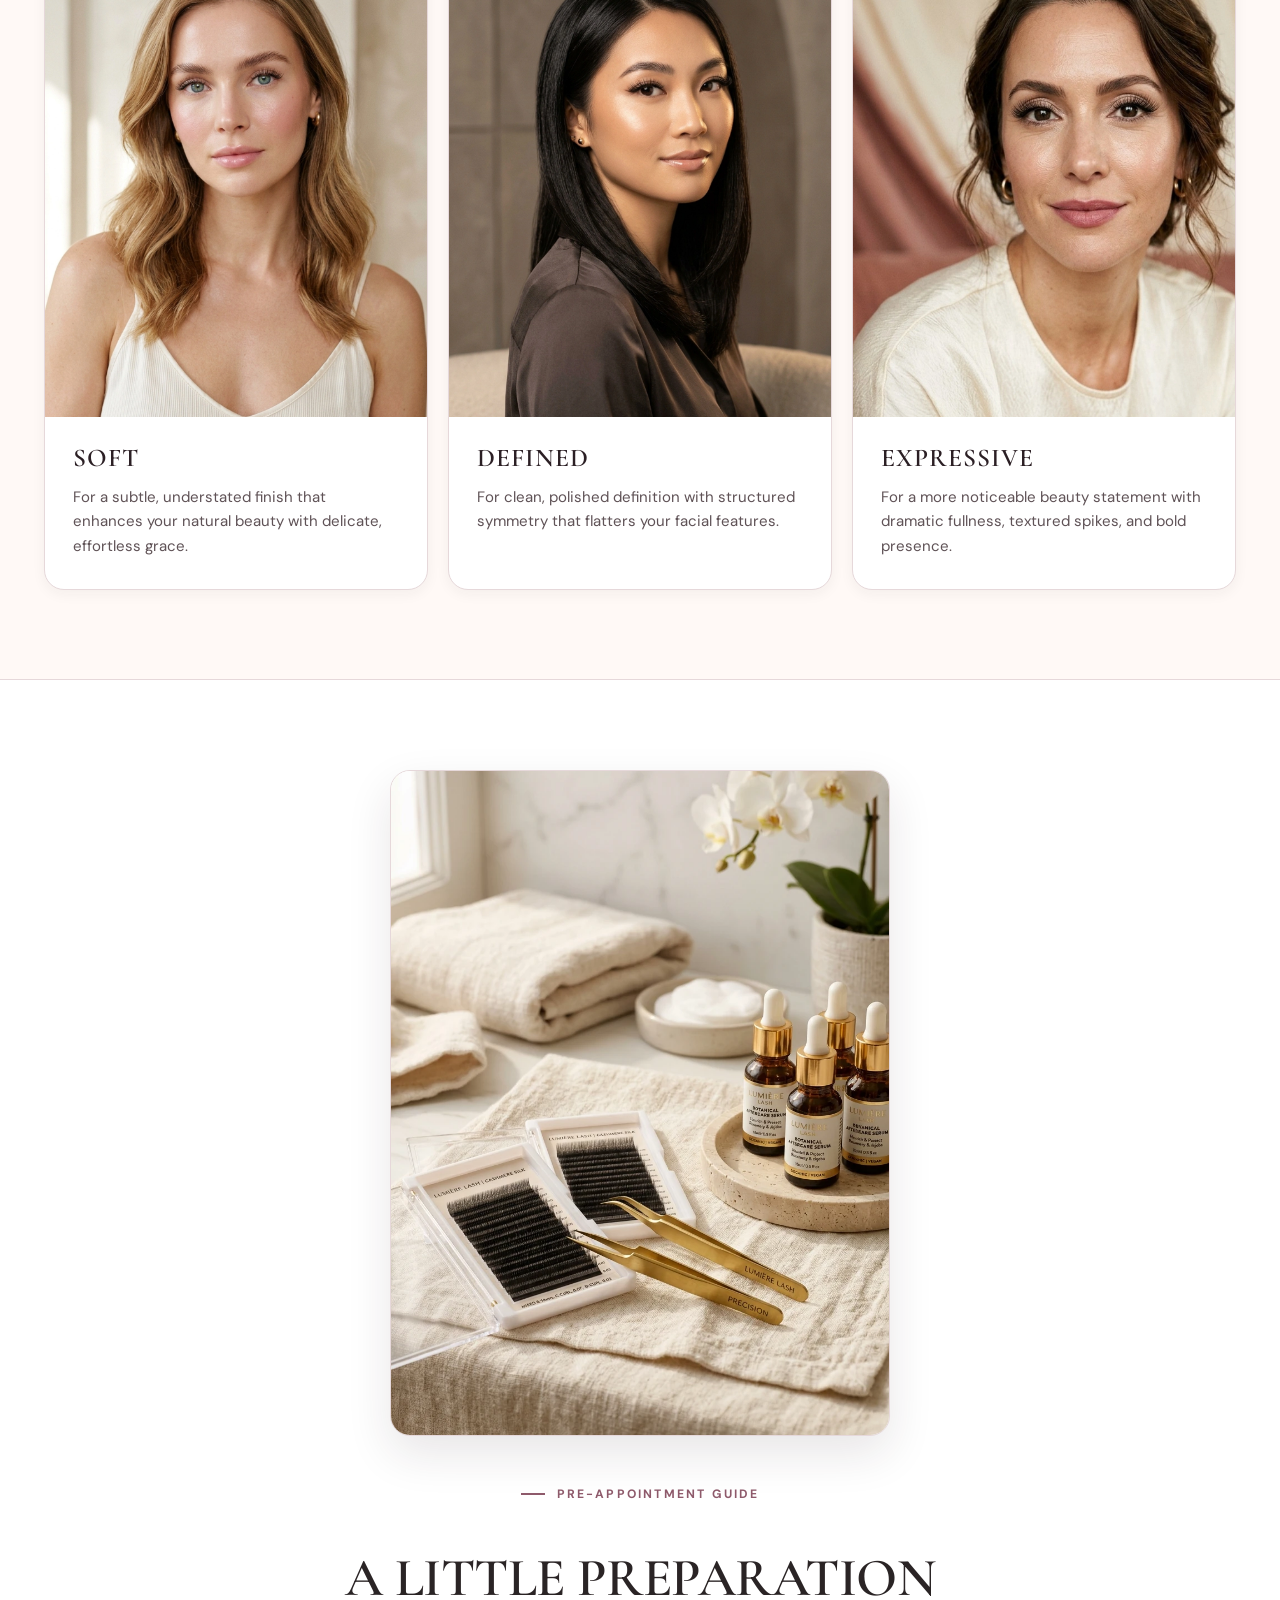
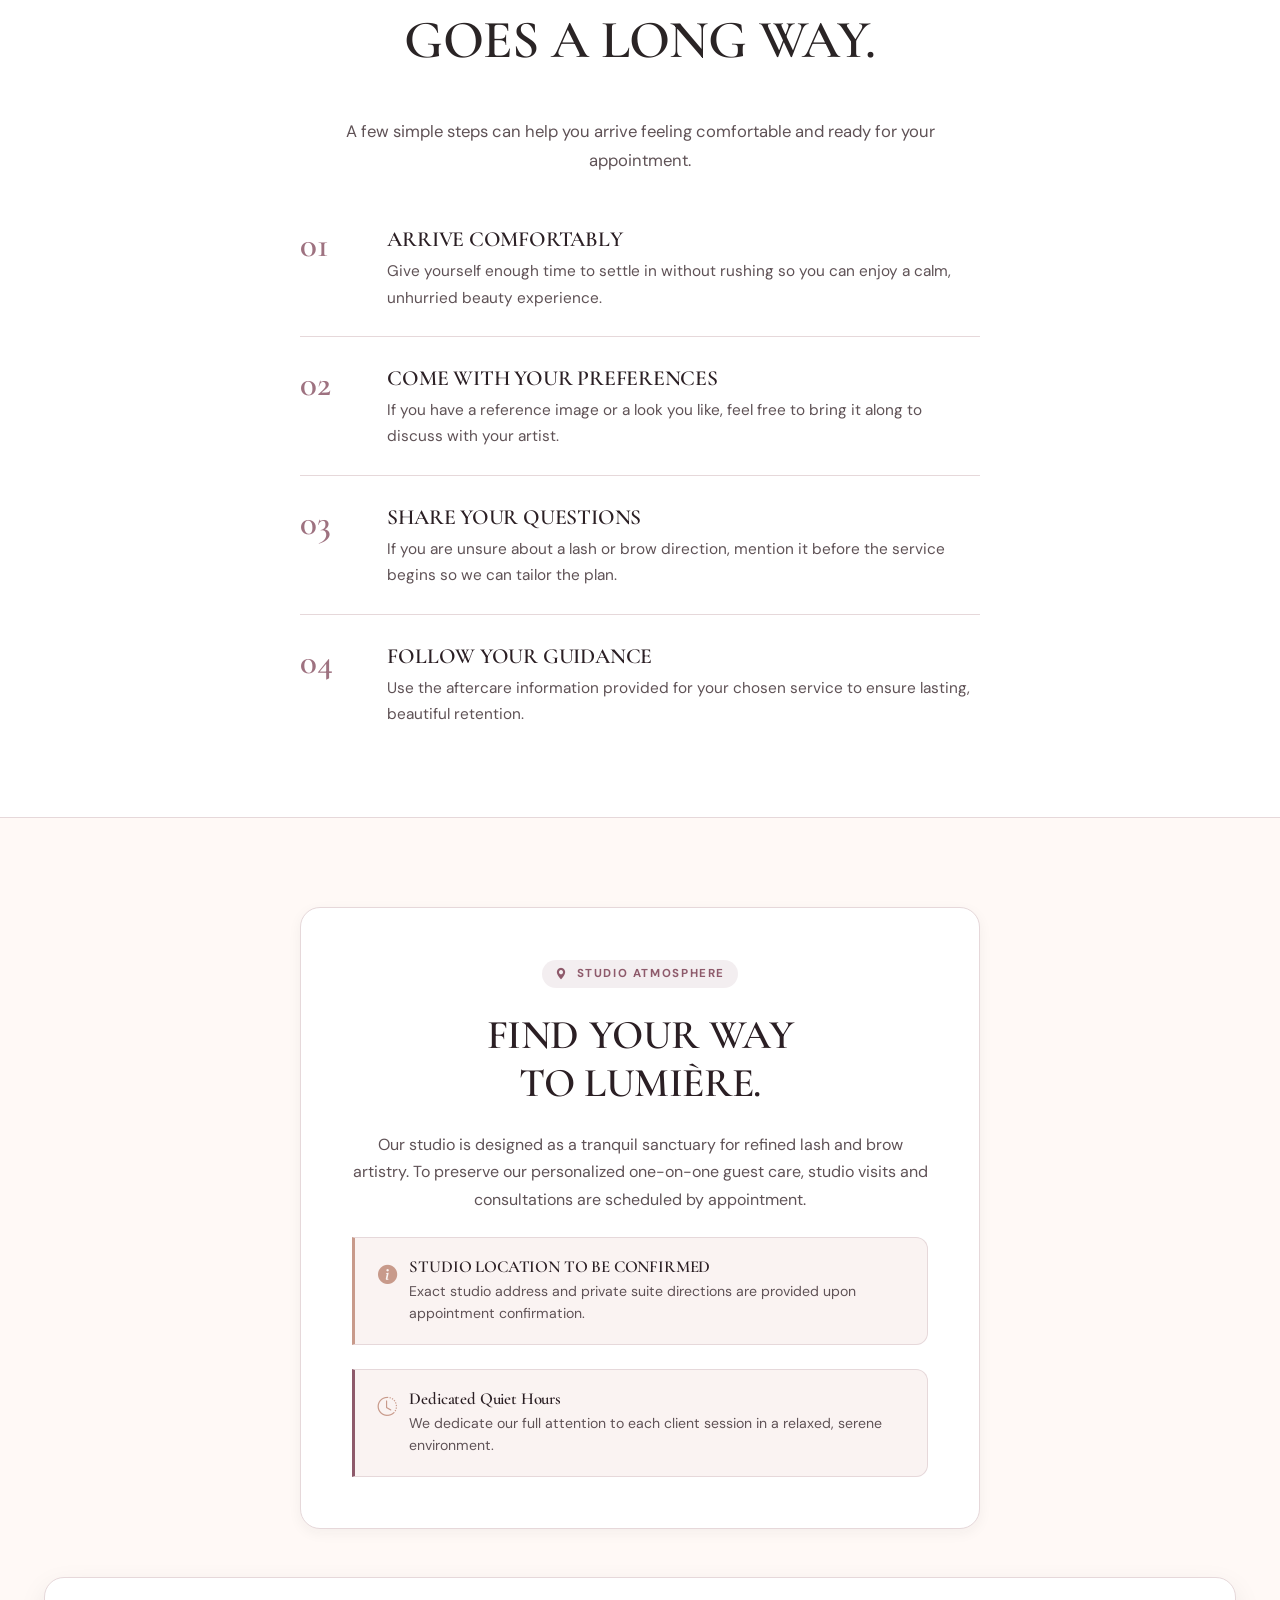
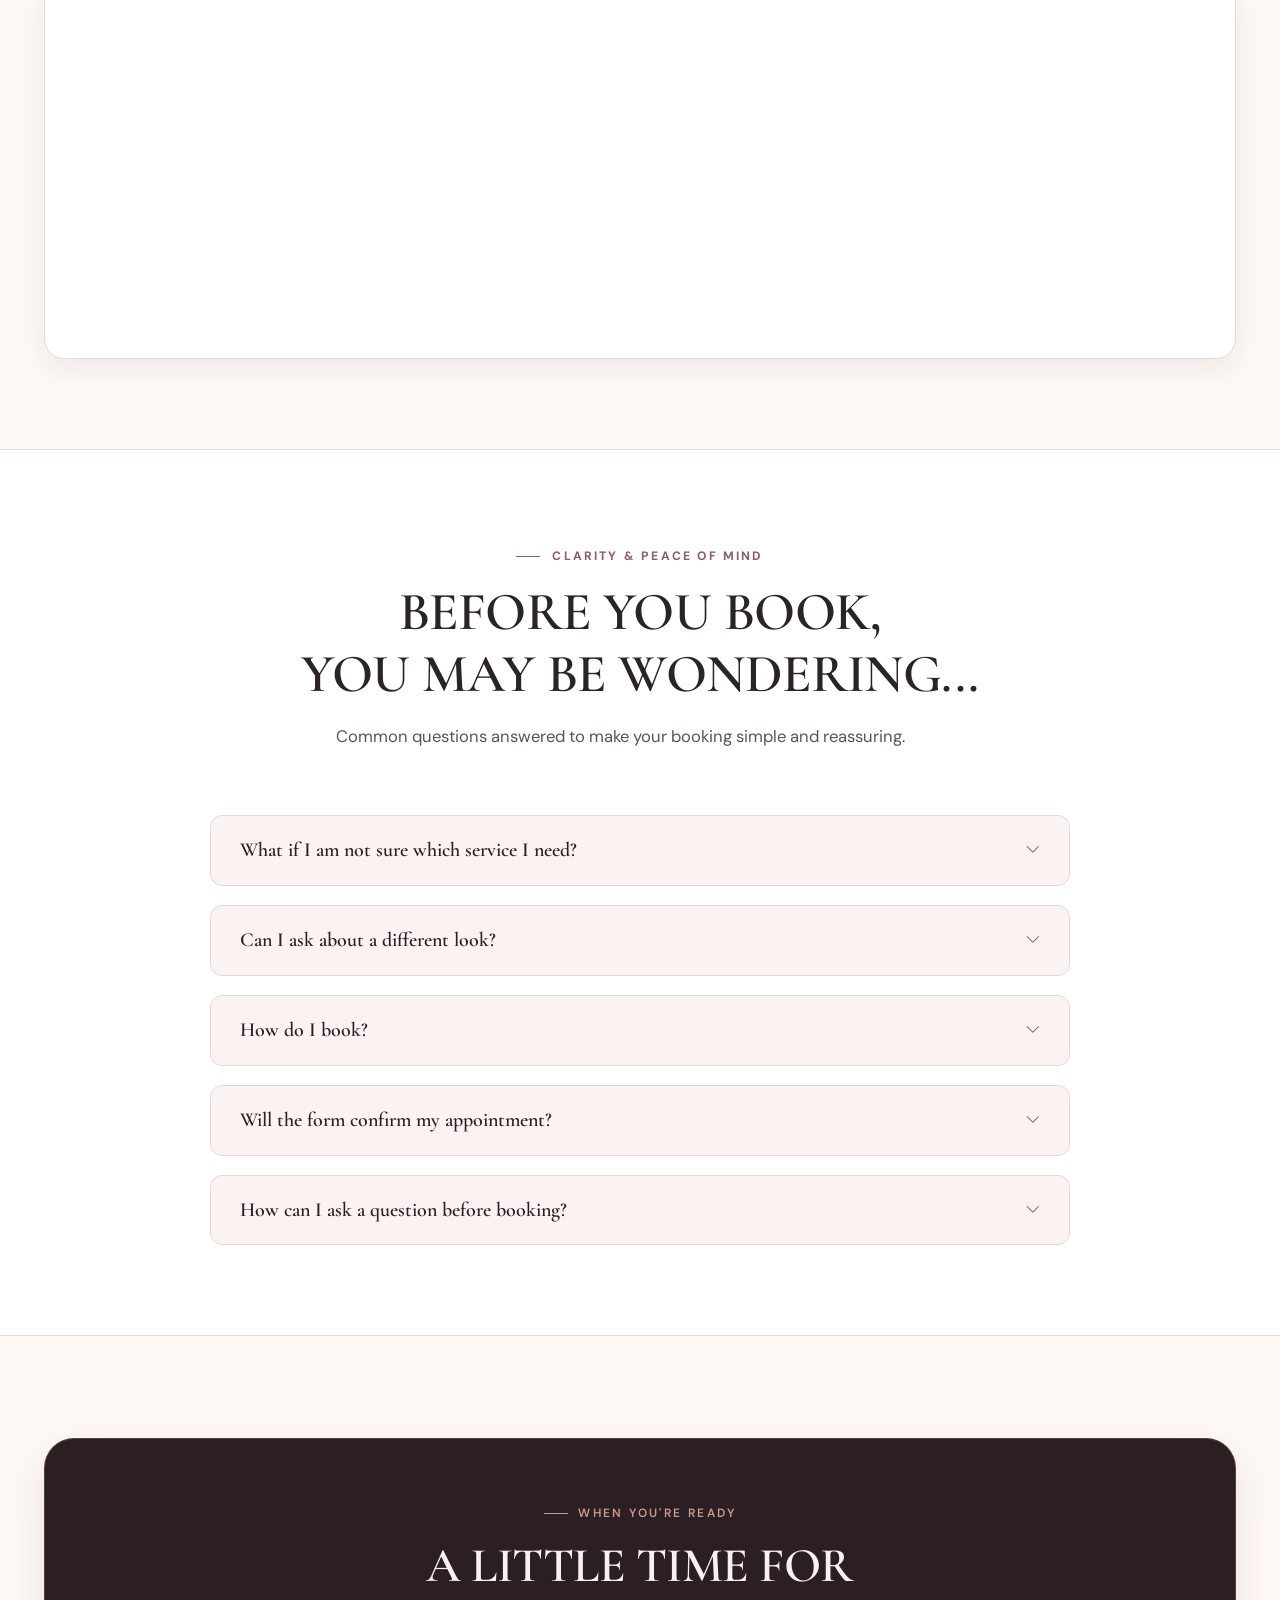
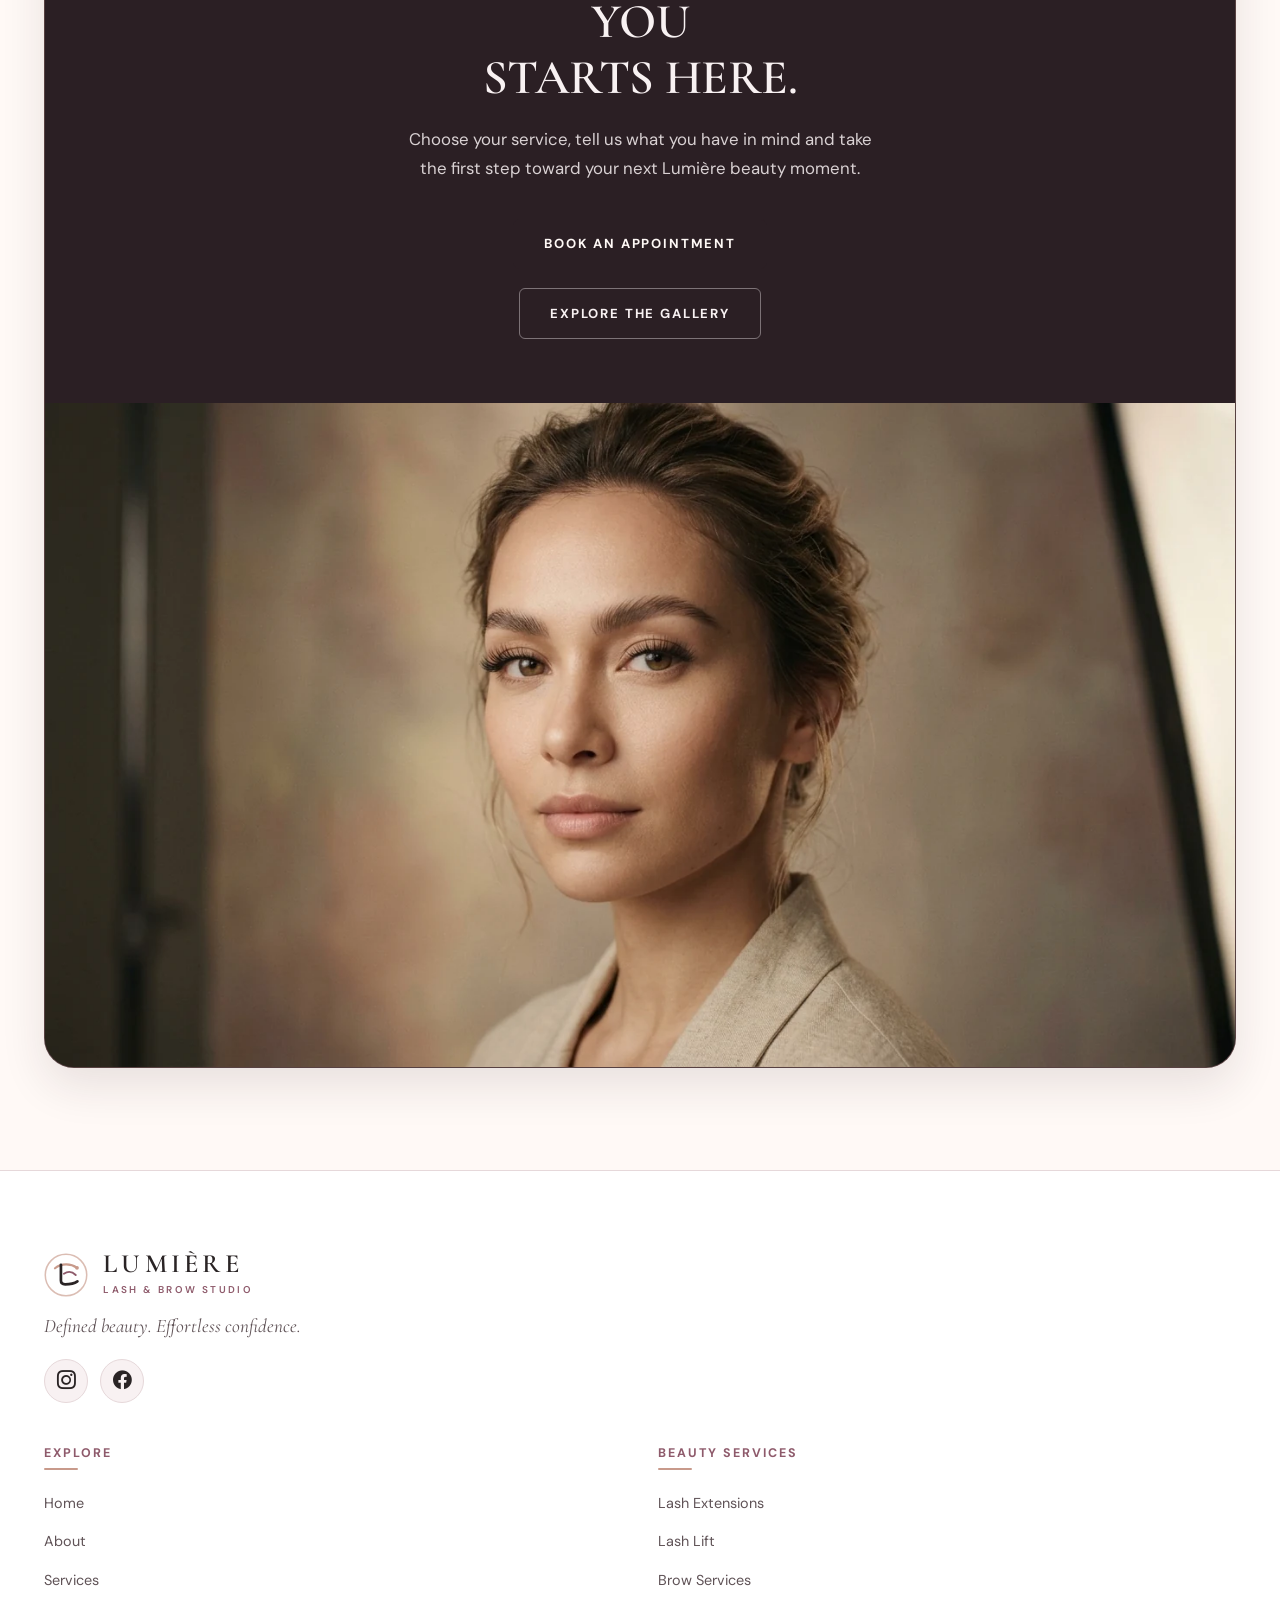
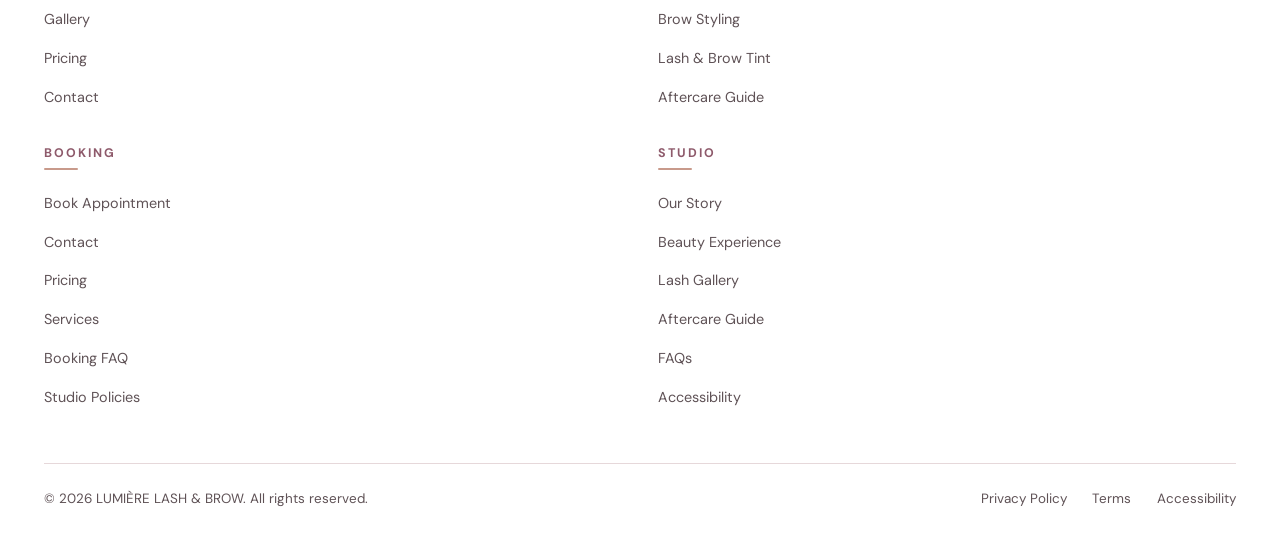
<file: contact.html>
<!DOCTYPE html>
<html lang="en" dir="ltr" data-theme="light">
<head>
  <meta charset="UTF-8">
  <meta name="viewport" content="width=device-width, initial-scale=1.0">
  <title>Contact &amp; Studio Booking — LUMIÈRE Lash &amp; Brow Studio</title>
  <meta name="description" content="Connect with LUMIÈRE Lash &amp; Brow. Request your bespoke lash extension or brow styling appointment, explore beauty directions, and find studio visit details.">
  <link rel="icon" type="image/svg+xml" href="assets/images/favicon.svg">

  <!-- Google Fonts: Cormorant Garamond (Editorial Serif) & DM Sans (Clean Modern Sans) -->
  <link rel="preconnect" href="https://fonts.googleapis.com">
  <link rel="preconnect" href="https://fonts.gstatic.com" crossorigin>
  <link href="https://fonts.googleapis.com/css2?family=Cormorant+Garamond:ital,wght@0,500;0,600;0,700;1,500;1,600&family=DM+Sans:ital,wght@0,400;0,500;0,600;0,700;1,400;1,500&display=swap" rel="stylesheet">

  <!-- Bootstrap Icons -->
  <link rel="stylesheet" href="https://cdn.jsdelivr.net/npm/bootstrap-icons@1.11.3/font/bootstrap-icons.min.css">

  <!-- Master Stylesheet -->
  <link rel="stylesheet" href="assets/css/style.css">
</head>
<body class="page-contact">

  <!-- ==========================================================================
       GLOBAL NAVBAR (Exact same structure & behavior across LUMIÈRE website)
       ========================================================================== -->
  <header class="site-header" id="siteHeader">
    <div class="container-lumiere">
      <nav class="navbar-lumiere" aria-label="Main Navigation">
        
        <!-- Approved LUMIÈRE Brand Monogram Logo -->
        <a href="index.html" class="navbar-brand-lumiere" aria-label="LUMIÈRE Lash &amp; Brow Homepage">
          <svg class="brand-icon" viewBox="0 0 52 52" fill="none" xmlns="http://www.w3.org/2000/svg" aria-hidden="true">
            <circle cx="26" cy="26" r="24.5" stroke="#C89A8B" stroke-width="1.8" opacity="0.65"/>
            <path d="M13 18C21 11.5 32 12.5 39 17.5" stroke="#C89A8B" stroke-width="2.6" stroke-linecap="round"/>
            <path d="M20 14V32.5C20 35.5 22 37 25 37C29.5 37 35.5 36.2 39.5 33.5" stroke="currentColor" stroke-width="3.2" stroke-linecap="round" stroke-linejoin="round"/>
            <path d="M23.5 24.5C28 21.5 33.5 22 37.5 26" stroke="#8E5A6B" stroke-width="2.2" stroke-linecap="round"/>
            <circle cx="39" cy="17.5" r="2.2" fill="#C89A8B"/>
          </svg>
          <div class="brand-text-wrap">
            <span class="brand-name">LUMIÈRE</span>
            <span class="brand-sub">Lash &amp; Brow</span>
          </div>
        </a>

        <!-- Desktop Navigation Menu (Visible ONLY on Desktop >= 1281px) -->
        <ul class="desktop-nav-menu">
          <!-- Only ONE dropdown: HOME -->
          <li class="dropdown-parent">
            <a href="index.html" class="nav-link-item" aria-haspopup="true" aria-expanded="false">
              HOME <i class="bi bi-chevron-down dropdown-chevron" aria-hidden="true"></i>
            </a>
            <ul class="dropdown-menu-custom" aria-label="Home Pages Submenu">
              <li><a href="index.html" class="dropdown-link">Home 1</a></li>
              <li><a href="home2.html" class="dropdown-link">Home 2</a></li>
            </ul>
          </li>
          <li><a href="about.html" class="nav-link-item">ABOUT</a></li>
          <li><a href="services.html" class="nav-link-item">SERVICES</a></li>
          <li><a href="gallery.html" class="nav-link-item">GALLERY</a></li>
          <li><a href="pricing.html" class="nav-link-item">PRICING</a></li>
          <li><a href="contact.html" class="nav-link-item active" aria-current="page">CONTACT</a></li>
        </ul>

        <!-- Desktop Right Actions (Visible ONLY on Desktop >= 1281px) -->
        <div class="navbar-actions">
          <button type="button" class="btn-icon" id="themeToggleDesktop" aria-label="Toggle Dark Mode" title="Toggle Theme">
            <i class="bi bi-moon-stars" aria-hidden="true"></i>
          </button>
          <button type="button" class="btn-icon" id="rtlToggleDesktop" aria-label="Toggle RTL/LTR" title="Toggle Text Direction">
            <i class="bi bi-arrow-left-right" aria-hidden="true"></i>
          </button>
          <a href="contact.html#booking" class="btn-lumiere btn-primary-custom">
            BOOK AN APPOINTMENT
          </a>
        </div>

        <!-- Hamburger Trigger (Visible ONLY on Mobile & Tablet <= 1280px) -->
        <button type="button" class="btn-hamburger" id="btnHamburger" aria-label="Open Navigation Menu" aria-expanded="false" aria-controls="mobileDrawer">
          <span class="hamburger-line"></span>
          <span class="hamburger-line"></span>
          <span class="hamburger-line"></span>
        </button>

      </nav>
    </div>
  </header>

  <!-- ==========================================================================
       MOBILE & TABLET SLIDE-OUT DRAWER MENU (<= 1280px)
       ========================================================================== -->
  <div class="drawer-backdrop" id="drawerBackdrop" tabindex="-1" aria-hidden="true"></div>
  <aside class="mobile-drawer" id="mobileDrawer" role="dialog" aria-modal="true" aria-label="Mobile Navigation Menu">
    
    <div class="drawer-header">
      <a href="index.html" class="navbar-brand-lumiere">
        <svg class="brand-icon" viewBox="0 0 52 52" fill="none" xmlns="http://www.w3.org/2000/svg" aria-hidden="true">
          <circle cx="26" cy="26" r="24.5" stroke="#C89A8B" stroke-width="1.8" opacity="0.65"/>
          <path d="M13 18C21 11.5 32 12.5 39 17.5" stroke="#C89A8B" stroke-width="2.6" stroke-linecap="round"/>
          <path d="M20 14V32.5C20 35.5 22 37 25 37C29.5 37 35.5 36.2 39.5 33.5" stroke="currentColor" stroke-width="3.2" stroke-linecap="round" stroke-linejoin="round"/>
          <path d="M23.5 24.5C28 21.5 33.5 22 37.5 26" stroke="#8E5A6B" stroke-width="2.2" stroke-linecap="round"/>
          <circle cx="39" cy="17.5" r="2.2" fill="#C89A8B"/>
        </svg>
        <div class="brand-text-wrap">
          <span class="brand-name">LUMIÈRE</span>
          <span class="brand-sub">Lash &amp; Brow</span>
        </div>
      </a>
      <button type="button" class="btn-drawer-close" id="btnDrawerClose" aria-label="Close Navigation Menu">
        <i class="bi bi-x-lg" aria-hidden="true"></i>
      </button>
    </div>

    <div class="drawer-body">
      <ul class="drawer-menu">
        <!-- Home Accordion -->
        <li>
          <button type="button" class="drawer-accordion-btn" id="drawerHomeAccordionBtn" aria-expanded="false">
            <span>HOME</span>
            <i class="bi bi-chevron-down" aria-hidden="true"></i>
          </button>
          <ul class="drawer-accordion-content" id="drawerHomeAccordionContent">
            <li><a href="index.html" class="drawer-sublink">Home 1</a></li>
            <li><a href="home2.html" class="drawer-sublink">Home 2</a></li>
          </ul>
        </li>
        <li><a href="about.html" class="drawer-link">ABOUT</a></li>
        <li><a href="services.html" class="drawer-link">SERVICES</a></li>
        <li><a href="gallery.html" class="drawer-link">GALLERY</a></li>
        <li><a href="pricing.html" class="drawer-link">PRICING</a></li>
        <li><a href="contact.html" class="drawer-link active">CONTACT</a></li>
      </ul>

      <div class="drawer-divider"></div>

      <!-- Drawer Controls -->
      <div class="drawer-controls">
        <button type="button" class="drawer-toggle-btn" id="themeToggleMobile">
          <span class="toggle-label">Dark Mode</span>
          <i class="bi bi-moon-stars" aria-hidden="true"></i>
        </button>
        <button type="button" class="drawer-toggle-btn" id="rtlToggleMobile">
          <span class="toggle-label">RTL View</span>
          <i class="bi bi-arrow-left-right" aria-hidden="true"></i>
        </button>
        <a href="contact.html#booking" class="btn-lumiere btn-primary-custom drawer-booking-btn">
          BOOK AN APPOINTMENT
        </a>
      </div>
    </div>

  </aside>

  <main id="mainContent">

    <!-- ==========================================================================
         SECTION 1 — CONTACT INTRO (Unique Editorial Studio Entrance Composition)
         ========================================================================== -->
    <section class="contact-intro-section" id="contact-intro" aria-labelledby="contactIntroTitle">
      <div class="container-lumiere">
        
        <div class="contact-intro-grid">
          
          <!-- Left: Editorial Entrance Narrative & Details -->
          <div class="contact-intro-content">
            
            <div class="section-eyebrow">
              <span class="eyebrow-line" aria-hidden="true"></span>
              <span>COME SAY HELLO</span>
            </div>

            <h1 class="contact-intro-title" id="contactIntroTitle">
              LET'S CREATE YOUR<br>LUMIÈRE MOMENT.
            </h1>

            <p class="contact-intro-lead">
              Have a question, know the look you want or simply want to talk through your options? We would love to hear from you.
            </p>

            <div class="contact-intro-actions">
              <a href="#booking" class="btn-lumiere btn-primary-custom">
                BOOK AN APPOINTMENT
              </a>
              <a href="services.html" class="btn-lumiere btn-secondary-custom">
                EXPLORE SERVICES
              </a>
            </div>

            <div class="contact-intro-details-panel">
              <div class="intro-panel-item">
                <div class="intro-panel-icon">
                  <i class="bi bi-chat-heart" aria-hidden="true"></i>
                </div>
                <div>
                  <div class="intro-panel-label">Studio Inquiries</div>
                  <div class="intro-panel-value">Personalized Guidance</div>
                </div>
              </div>
              <div class="intro-panel-item">
                <div class="intro-panel-icon">
                  <i class="bi bi-calendar2-check" aria-hidden="true"></i>
                </div>
                <div>
                  <div class="intro-panel-label">Appointment Care</div>
                  <div class="intro-panel-value">1-on-1 Dedicated Time</div>
                </div>
              </div>
            </div>

          </div>

          <!-- Right: Welcoming Editorial Portrait Frame -->
          <div class="contact-intro-media">
            <div class="contact-intro-frame">
              <picture>
                <source srcset="assets/images/contact/contact-intro.webp" type="image/webp">
                <img src="assets/images/contact/contact-intro.jpg" 
                     alt="Welcoming beauty studio entrance portrait with refined natural lash extensions" 
                     class="contact-intro-img" 
                     width="1200" 
                     height="1600" 
                     fetchpriority="high" 
                     loading="eager">
              </picture>
            </div>
          </div>

        </div>

      </div>
    </section>


    <!-- ==========================================================================
         SECTION 2 — BOOK YOUR APPOINTMENT (booking)
         ========================================================================== -->
    <section class="booking-section" id="booking" aria-labelledby="bookingTitle">
      <div class="container-lumiere">
        
        <div class="booking-grid">
          
          <!-- Left: Sticky Title & Reassurance Information -->
          <div class="booking-info-wrap">
            
            <div class="section-eyebrow">
              <span class="eyebrow-line" aria-hidden="true"></span>
              <span>YOUR APPOINTMENT REQUEST</span>
            </div>

            <h2 class="booking-title" id="bookingTitle">
              BOOK YOUR<br>APPOINTMENT
            </h2>

            <p class="booking-lead">
              Tell us a little about what you are looking for and we can help you take the next step.
            </p>

            <ul class="booking-reassurance-list">
              <li class="reassurance-item">
                <div class="reassurance-icon">
                  <i class="bi bi-check-lg" aria-hidden="true"></i>
                </div>
                <div class="reassurance-text">
                  <h4>Tailored Face Consultation</h4>
                  <p>Every session includes a style consultation to map your eye architecture.</p>
                </div>
              </li>
              <li class="reassurance-item">
                <div class="reassurance-icon">
                  <i class="bi bi-check-lg" aria-hidden="true"></i>
                </div>
                <div class="reassurance-text">
                  <h4>Zero Guesswork</h4>
                  <p>Not sure yet? Choose 'Not Sure Yet' and our artists will guide you.</p>
                </div>
              </li>
              <li class="reassurance-item">
                <div class="reassurance-icon">
                  <i class="bi bi-check-lg" aria-hidden="true"></i>
                </div>
                <div class="reassurance-text">
                  <h4>Transparent Communication</h4>
                  <p>Our team connects with you promptly to confirm availability.</p>
                </div>
              </li>
            </ul>

          </div>

          <!-- Right: Refined Editorial Booking Form -->
          <div class="booking-form-panel">
            
            <!-- Accessible Feedback Alert Container -->
            <div id="bookingStatusMessage" class="booking-status-alert" role="alert" aria-live="polite"></div>

            <form id="bookingForm" class="booking-form" novalidate>
              
              <div class="booking-form-grid">
                
                <!-- Full Name -->
                <div class="form-group-lumiere">
                  <label for="bookingName" class="form-label-lumiere">Full Name *</label>
                  <input type="text" id="bookingName" name="name" class="form-control-lumiere" placeholder="e.g. Eleanor Vance" required autocomplete="name">
                </div>

                <!-- Email -->
                <div class="form-group-lumiere">
                  <label for="bookingEmail" class="form-label-lumiere">Email Address *</label>
                  <input type="email" id="bookingEmail" name="email" class="form-control-lumiere" placeholder="eleanor@example.com" required autocomplete="email">
                </div>

                <!-- Phone -->
                <div class="form-group-lumiere">
                  <label for="bookingPhone" class="form-label-lumiere">Phone Number *</label>
                  <input type="tel" id="bookingPhone" name="phone" class="form-control-lumiere" placeholder="e.g. +1 (555) 019-2834" required autocomplete="tel">
                </div>

                <!-- Service -->
                <div class="form-group-lumiere">
                  <label for="bookingService" class="form-label-lumiere">Desired Service *</label>
                  <select id="bookingService" name="service" class="form-control-lumiere" required>
                    <option value="" disabled selected>Select a Service</option>
                    <option value="Classic Lash Set">Classic Lash Set (1:1 Natural Definition)</option>
                    <option value="Hybrid Lash Set">Hybrid Lash Set (Dimensional Blend)</option>
                    <option value="Russian Volume Set">Russian Volume Set (Dense Velvet Drama)</option>
                    <option value="Wispy &amp; Wet-Look Set">Wispy &amp; Wet-Look Set (Editorial Spikes)</option>
                    <option value="Lash Lift &amp; Deep Keratin Therapy">Lash Lift &amp; Deep Keratin Therapy</option>
                    <option value="The Brow Duo (Sculpt &amp; Tint)">The Brow Duo (Sculpt &amp; Tint)</option>
                    <option value="Feathered Brow Lamination">Feathered Brow Lamination</option>
                    <option value="Hybrid Staining &amp; Custom Tint">Hybrid Staining &amp; Custom Tint</option>
                    <option value="Bespoke Lash &amp; Brow Consultation">Bespoke Lash &amp; Brow Consultation</option>
                    <option value="Not Sure Yet">Not Sure Yet — Recommend for me</option>
                  </select>
                </div>

                <!-- Preferred Date -->
                <div class="form-group-lumiere">
                  <label for="bookingDate" class="form-label-lumiere">Preferred Date *</label>
                  <input type="date" id="bookingDate" name="date" class="form-control-lumiere" required>
                </div>

                <!-- Preferred Time -->
                <div class="form-group-lumiere">
                  <label for="bookingTime" class="form-label-lumiere">Preferred Time *</label>
                  <select id="bookingTime" name="time" class="form-control-lumiere" required>
                    <option value="" disabled selected>Select Time Slot</option>
                    <option value="Morning (10:00 AM – 1:00 PM)">Morning (10:00 AM – 1:00 PM)</option>
                    <option value="Afternoon (1:00 PM – 4:00 PM)">Afternoon (1:00 PM – 4:00 PM)</option>
                    <option value="Late Afternoon (4:00 PM – 7:00 PM)">Late Afternoon (4:00 PM – 7:00 PM)</option>
                  </select>
                </div>

                <!-- Message -->
                <div class="form-group-lumiere form-group-full">
                  <label for="bookingMessage" class="form-label-lumiere">Describe Your Desired Look or Questions</label>
                  <textarea id="bookingMessage" name="message" class="form-control-lumiere" placeholder="Tell us about your preferences, natural lashes, or any questions you have..."></textarea>
                </div>

                <!-- Submit Button -->
                <div class="form-group-full">
                  <button type="submit" class="btn-lumiere btn-primary-custom booking-submit-btn">
                    REQUEST APPOINTMENT
                  </button>
                </div>

              </div>

            </form>

          </div>

        </div>

      </div>
    </section>


    <!-- ==========================================================================
         SECTION 3 — CHOOSE YOUR BEAUTY DIRECTION (beauty-direction)
         ========================================================================== -->
    <section class="beauty-direction-section" id="beauty-direction" aria-labelledby="beautyDirectionTitle">
      <div class="container-lumiere">
        
        <div class="beauty-direction-header">
          <div class="section-eyebrow">
            <span class="eyebrow-line" aria-hidden="true"></span>
            <span>BEAUTY DIRECTION AID</span>
          </div>
          <h2 class="section-title" id="beautyDirectionTitle">NOT SURE WHERE TO BEGIN?</h2>
          <p class="section-lead">
            You do not need to know exactly what you want before you arrive. We can help you explore the right direction for your features and personal style.
          </p>
        </div>

        <div class="beauty-direction-grid">
          
          <!-- Direction 1: SOFT -->
          <article class="direction-card">
            <div class="direction-card-media">
              <picture>
                <source srcset="assets/images/contact/contact-soft.webp" type="image/webp">
                <img src="assets/images/contact/contact-soft.jpg" 
                     alt="Soft understated natural lash and brow finish portrait" 
                     class="direction-card-img" 
                     width="1000" 
                     height="1333" 
                     loading="lazy">
              </picture>
            </div>
            <div class="direction-card-body">
              <h3 class="direction-title">SOFT</h3>
              <p class="direction-desc">
                For a subtle, understated finish that enhances your natural beauty with delicate, effortless grace.
              </p>
            </div>
          </article>

          <!-- Direction 2: DEFINED -->
          <article class="direction-card">
            <div class="direction-card-media">
              <picture>
                <source srcset="assets/images/contact/contact-defined.webp" type="image/webp">
                <img src="assets/images/contact/contact-defined.jpg" 
                     alt="Clean defined polished lash and brow styling portrait" 
                     class="direction-card-img" 
                     width="1000" 
                     height="1333" 
                     loading="lazy">
              </picture>
            </div>
            <div class="direction-card-body">
              <h3 class="direction-title">DEFINED</h3>
              <p class="direction-desc">
                For clean, polished definition with structured symmetry that flatters your facial features.
              </p>
            </div>
          </article>

          <!-- Direction 3: EXPRESSIVE -->
          <article class="direction-card">
            <div class="direction-card-media">
              <picture>
                <source srcset="assets/images/contact/contact-expressive.webp" type="image/webp">
                <img src="assets/images/contact/contact-expressive.jpg" 
                     alt="Expressive noticeable beauty statement lash and brow portrait" 
                     class="direction-card-img" 
                     width="1000" 
                     height="1333" 
                     loading="lazy">
              </picture>
            </div>
            <div class="direction-card-body">
              <h3 class="direction-title">EXPRESSIVE</h3>
              <p class="direction-desc">
                For a more noticeable beauty statement with dramatic fullness, textured spikes, and bold presence.
              </p>
            </div>
          </article>

        </div>

      </div>
    </section>


    <!-- ==========================================================================
         SECTION 4 — BEFORE YOU VISIT (before-you-visit)
         ========================================================================== -->
    <section class="before-visit-section" id="before-you-visit" aria-labelledby="beforeVisitTitle">
      <div class="container-lumiere">
        
        <div class="before-visit-grid">
          
          <!-- Left: Studio Preparation Visual -->
          <div class="before-visit-media">
            <div class="before-visit-frame">
              <picture>
                <source srcset="assets/images/contact/contact-preparation.webp" type="image/webp">
                <img src="assets/images/contact/contact-preparation.jpg" 
                     alt="Calm studio preparation details with refined beauty tools and warm cream textiles" 
                     class="before-visit-img" 
                     width="1200" 
                     height="1600" 
                     loading="lazy">
              </picture>
            </div>
          </div>

          <!-- Right: 4 Numbered Preparation Notes -->
          <div class="before-visit-notes-stack">
            
            <div class="section-eyebrow">
              <span class="eyebrow-line" aria-hidden="true"></span>
              <span>PRE-APPOINTMENT GUIDE</span>
            </div>

            <h2 class="section-title" id="beforeVisitTitle">
              A LITTLE PREPARATION<br>GOES A LONG WAY.
            </h2>

            <p class="section-lead" style="margin-bottom: 1.5rem;">
              A few simple steps can help you arrive feeling comfortable and ready for your appointment.
            </p>

            <!-- Note 01 -->
            <article class="prep-note-item">
              <span class="prep-note-num">01</span>
              <div class="prep-note-content">
                <h3 class="prep-note-title">ARRIVE COMFORTABLY</h3>
                <p class="prep-note-text">
                  Give yourself enough time to settle in without rushing so you can enjoy a calm, unhurried beauty experience.
                </p>
              </div>
            </article>

            <!-- Note 02 -->
            <article class="prep-note-item">
              <span class="prep-note-num">02</span>
              <div class="prep-note-content">
                <h3 class="prep-note-title">COME WITH YOUR PREFERENCES</h3>
                <p class="prep-note-text">
                  If you have a reference image or a look you like, feel free to bring it along to discuss with your artist.
                </p>
              </div>
            </article>

            <!-- Note 03 -->
            <article class="prep-note-item">
              <span class="prep-note-num">03</span>
              <div class="prep-note-content">
                <h3 class="prep-note-title">SHARE YOUR QUESTIONS</h3>
                <p class="prep-note-text">
                  If you are unsure about a lash or brow direction, mention it before the service begins so we can tailor the plan.
                </p>
              </div>
            </article>

            <!-- Note 04 -->
            <article class="prep-note-item">
              <span class="prep-note-num">04</span>
              <div class="prep-note-content">
                <h3 class="prep-note-title">FOLLOW YOUR GUIDANCE</h3>
                <p class="prep-note-text">
                  Use the aftercare information provided for your chosen service to ensure lasting, beautiful retention.
                </p>
              </div>
            </article>

          </div>

        </div>

      </div>
    </section>


    <!-- ==========================================================================
         SECTION 5 — VISIT THE STUDIO / VISIBLE REAL MAP (studio-location)
         ========================================================================== -->
    <section class="studio-location-section" id="studio-location" aria-labelledby="studioLocationTitle">
      <div class="container-lumiere">
        
        <div class="studio-location-grid">
          
          <!-- Left: Studio Details & Visit Information -->
          <div class="studio-info-card">
            
            <span class="studio-badge">
              <i class="bi bi-geo-alt-fill" aria-hidden="true"></i> Studio Atmosphere
            </span>

            <h2 class="studio-heading" id="studioLocationTitle">
              FIND YOUR WAY<br>TO LUMIÈRE.
            </h2>

            <p class="studio-desc">
              Our studio is designed as a tranquil sanctuary for refined lash and brow artistry. To preserve our personalized one-on-one guest care, studio visits and consultations are scheduled by appointment.
            </p>

            <div class="studio-note-box">
              <i class="bi bi-info-circle-fill" aria-hidden="true"></i>
              <div class="studio-note-content">
                <h4>STUDIO LOCATION TO BE CONFIRMED</h4>
                <p>Exact studio address and private suite directions are provided upon appointment confirmation.</p>
              </div>
            </div>

            <div class="studio-note-box" style="border-left-color: var(--color-dusty-rose);">
              <i class="bi bi-clock-history" aria-hidden="true"></i>
              <div class="studio-note-content">
                <h4>Dedicated Quiet Hours</h4>
                <p>We dedicate our full attention to each client session in a relaxed, serene environment.</p>
              </div>
            </div>

          </div>

          <!-- Right: Visible Real Interactive Map -->
          <div class="map-wrapper-lumiere">
            <iframe class="map-iframe-lumiere" 
                    src="https://www.openstreetmap.org/export/embed.html?bbox=-74.015%2C40.710%2C-73.990%2C40.725&amp;layer=mapnik&amp;marker=40.718%2C-74.002" 
                    title="Lumière Lash &amp; Brow studio location map"
                    loading="lazy" 
                    referrerpolicy="no-referrer-when-downgrade" 
                    aria-label="Lumière Lash &amp; Brow studio location map">
            </iframe>
          </div>

        </div>

      </div>
    </section>


    <!-- ==========================================================================
         SECTION 6 — QUESTIONS BEFORE YOUR APPOINTMENT (contact-faq)
         ========================================================================== -->
    <div id="faq"></div>
    <section class="contact-faq-section" id="contact-faq" aria-labelledby="contactFaqTitle">
      <div class="container-lumiere">
        
        <div class="contact-faq-header">
          <div class="section-eyebrow">
            <span class="eyebrow-line" aria-hidden="true"></span>
            <span>CLARITY &amp; PEACE OF MIND</span>
          </div>
          <h2 class="section-title" id="contactFaqTitle">
            BEFORE YOU BOOK,<br>YOU MAY BE WONDERING...
          </h2>
          <p class="section-lead">
            Common questions answered to make your booking simple and reassuring.
          </p>
        </div>

        <div class="faq-accordion-list" role="region" aria-label="Frequently Asked Questions">
          
          <!-- FAQ 1 -->
          <div class="faq-accordion-item">
            <button type="button" class="faq-accordion-header" id="faqHeader1" aria-expanded="false" aria-controls="faqContent1">
              <span>What if I am not sure which service I need?</span>
              <i class="bi bi-chevron-down faq-chevron" aria-hidden="true"></i>
            </button>
            <div id="faqContent1" class="faq-accordion-content" role="region" aria-labelledby="faqHeader1">
              <p class="faq-accordion-body">
                You can describe the result you are looking for in the booking form and select "Not Sure Yet". Every appointment includes a personalized face and eye consultation to determine the ideal styling for your features.
              </p>
            </div>
          </div>

          <!-- FAQ 2 -->
          <div class="faq-accordion-item">
            <button type="button" class="faq-accordion-header" id="faqHeader2" aria-expanded="false" aria-controls="faqContent2">
              <span>Can I ask about a different look?</span>
              <i class="bi bi-chevron-down faq-chevron" aria-hidden="true"></i>
            </button>
            <div id="faqContent2" class="faq-accordion-content" role="region" aria-labelledby="faqHeader2">
              <p class="faq-accordion-body">
                Yes. Use the message field in the appointment form to describe your preferred aesthetic or bring reference images when you arrive at the studio.
              </p>
            </div>
          </div>

          <!-- FAQ 3 -->
          <div class="faq-accordion-item">
            <button type="button" class="faq-accordion-header" id="faqHeader3" aria-expanded="false" aria-controls="faqContent3">
              <span>How do I book?</span>
              <i class="bi bi-chevron-down faq-chevron" aria-hidden="true"></i>
            </button>
            <div id="faqContent3" class="faq-accordion-content" role="region" aria-labelledby="faqHeader3">
              <p class="faq-accordion-body">
                Use the appointment form above to submit your request with your preferred date, time window, and service details.
              </p>
            </div>
          </div>

          <!-- FAQ 4 -->
          <div class="faq-accordion-item">
            <button type="button" class="faq-accordion-header" id="faqHeader4" aria-expanded="false" aria-controls="faqContent4">
              <span>Will the form confirm my appointment?</span>
              <i class="bi bi-chevron-down faq-chevron" aria-hidden="true"></i>
            </button>
            <div id="faqContent4" class="faq-accordion-content" role="region" aria-labelledby="faqHeader4">
              <p class="faq-accordion-body">
                The form submits a personalized request to our studio desk rather than confirming a live automated booking. A member of our team will reach out to confirm availability and finalize your preferred slot.
              </p>
            </div>
          </div>

          <!-- FAQ 5 -->
          <div class="faq-accordion-item">
            <button type="button" class="faq-accordion-header" id="faqHeader5" aria-expanded="false" aria-controls="faqContent5">
              <span>How can I ask a question before booking?</span>
              <i class="bi bi-chevron-down faq-chevron" aria-hidden="true"></i>
            </button>
            <div id="faqContent5" class="faq-accordion-content" role="region" aria-labelledby="faqHeader5">
              <p class="faq-accordion-body">
                Use the contact/booking form above and include your specific question in the message field. We will gladly get in touch to assist you.
              </p>
            </div>
          </div>

        </div>

      </div>
    </section>


    <!-- ==========================================================================
         SECTION 7 — YOUR NEXT MOMENT / CLOSING CTA (contact-closing)
         ========================================================================== -->
    <section class="contact-closing-section" id="contact-closing" aria-labelledby="contactClosingTitle">
      <div class="container-lumiere">
        
        <div class="contact-closing-card">
          
          <!-- Left: Action Content -->
          <div class="contact-closing-content">
            <span class="eyebrow">WHEN YOU'RE READY</span>
            <h2 class="contact-closing-title" id="contactClosingTitle">
              A LITTLE TIME FOR YOU<br>STARTS HERE.
            </h2>
            <p class="contact-closing-desc">
              Choose your service, tell us what you have in mind and take the first step toward your next Lumière beauty moment.
            </p>
            <div class="contact-closing-actions">
              <a href="#booking" class="btn-lumiere btn-primary-custom">
                BOOK AN APPOINTMENT
              </a>
              <a href="gallery.html" class="btn-lumiere btn-secondary-custom">
                EXPLORE THE GALLERY
              </a>
            </div>
          </div>

          <!-- Right: Horizontal Campaign Image -->
          <div class="contact-closing-media">
            <picture>
              <source srcset="assets/images/contact/contact-closing.webp" type="image/webp">
              <img src="assets/images/contact/contact-closing.jpg" 
                   alt="Serene beauty campaign invitation portrait with refined lash and brow artistry" 
                   class="contact-closing-img" 
                   width="1600" 
                   height="900" 
                   loading="lazy">
            </picture>
          </div>

        </div>

      </div>
    </section>

  </main>

  <!-- ==========================================================================
       GLOBAL FOOTER (Compact, Balanced, Social Icons, Aligned Columns)
       ========================================================================== -->
  <footer class="site-footer" role="contentinfo">
    <div class="container-lumiere">
      
      <div class="footer-top-grid">
        
        <!-- Brand Info Column -->
        <div class="footer-brand-wrap">
          <a href="index.html" class="navbar-brand-lumiere" aria-label="LUMIÈRE Lash &amp; Brow Homepage">
            <svg class="brand-icon" viewBox="0 0 52 52" fill="none" xmlns="http://www.w3.org/2000/svg" aria-hidden="true">
              <circle cx="26" cy="26" r="24.5" stroke="#C89A8B" stroke-width="1.8" opacity="0.65"/>
              <path d="M13 18C21 11.5 32 12.5 39 17.5" stroke="#C89A8B" stroke-width="2.6" stroke-linecap="round"/>
              <path d="M20 14V32.5C20 35.5 22 37 25 37C29.5 37 35.5 36.2 39.5 33.5" stroke="currentColor" stroke-width="3.2" stroke-linecap="round" stroke-linejoin="round"/>
              <path d="M23.5 24.5C28 21.5 33.5 22 37.5 26" stroke="#8E5A6B" stroke-width="2.2" stroke-linecap="round"/>
              <circle cx="39" cy="17.5" r="2.2" fill="#C89A8B"/>
            </svg>
            <div class="brand-text-wrap">
              <span class="brand-name">LUMIÈRE</span>
              <span class="brand-sub">Lash &amp; Brow Studio</span>
            </div>
          </a>
          <p class="footer-tagline">
            Defined beauty. Effortless confidence.
          </p>
          
          <!-- Social Icons Immediately Below Tagline -->
          <div class="footer-social-links">
            <a href="https://instagram.com" class="footer-social-icon" aria-label="Follow LUMIÈRE on Instagram" target="_blank" rel="noopener noreferrer">
              <i class="bi bi-instagram" aria-hidden="true"></i>
            </a>
            <a href="https://facebook.com" class="footer-social-icon" aria-label="Follow LUMIÈRE on Facebook" target="_blank" rel="noopener noreferrer">
              <i class="bi bi-facebook" aria-hidden="true"></i>
            </a>
          </div>
        </div>

        <!-- Col 1: EXPLORE -->
        <div class="footer-col">
          <h4 class="footer-col-title">EXPLORE</h4>
          <ul class="footer-nav-list">
            <li><a href="index.html" class="footer-link">Home</a></li>
            <li><a href="about.html" class="footer-link">About</a></li>
            <li><a href="services.html" class="footer-link">Services</a></li>
            <li><a href="gallery.html" class="footer-link">Gallery</a></li>
            <li><a href="pricing.html" class="footer-link">Pricing</a></li>
            <li><a href="contact.html" class="footer-link">Contact</a></li>
          </ul>
        </div>

        <!-- Col 2: BEAUTY SERVICES (6 items) -->
        <div class="footer-col">
          <h4 class="footer-col-title">BEAUTY SERVICES</h4>
          <ul class="footer-nav-list">
            <li><a href="services.html" class="footer-link">Lash Extensions</a></li>
            <li><a href="services.html" class="footer-link">Lash Lift</a></li>
            <li><a href="services.html" class="footer-link">Brow Services</a></li>
            <li><a href="services.html" class="footer-link">Brow Styling</a></li>
            <li><a href="services.html" class="footer-link">Lash &amp; Brow Tint</a></li>
            <li><a href="services.html#aftercare" class="footer-link">Aftercare Guide</a></li>
          </ul>
        </div>

        <!-- Col 3: BOOKING (6 items) -->
        <div class="footer-col">
          <h4 class="footer-col-title">BOOKING</h4>
          <ul class="footer-nav-list">
            <li><a href="contact.html#booking" class="footer-link">Book Appointment</a></li>
            <li><a href="contact.html" class="footer-link">Contact</a></li>
            <li><a href="pricing.html" class="footer-link">Pricing</a></li>
            <li><a href="services.html" class="footer-link">Services</a></li>
            <li><a href="contact.html#contact-faq" class="footer-link">Booking FAQ</a></li>
            <li><a href="pricing.html" class="footer-link">Studio Policies</a></li>
          </ul>
        </div>

        <!-- Col 4: STUDIO -->
        <div class="footer-col">
          <h4 class="footer-col-title">STUDIO</h4>
          <ul class="footer-nav-list">
            <li><a href="about.html" class="footer-link">Our Story</a></li>
            <li><a href="about.html#experience" class="footer-link">Beauty Experience</a></li>
            <li><a href="gallery.html" class="footer-link">Lash Gallery</a></li>
            <li><a href="services.html#aftercare" class="footer-link">Aftercare Guide</a></li>
            <li><a href="contact.html#contact-faq" class="footer-link">FAQs</a></li>
            <li><a href="about.html#accessibility" class="footer-link">Accessibility</a></li>
          </ul>
        </div>

      </div>

      <!-- Footer Bottom Bar -->
      <div class="footer-bottom-bar">
        <div>
          &copy; 2026 LUMIÈRE LASH &amp; BROW. All rights reserved.
        </div>
        <div class="footer-legal-links">
          <a href="privacy.html" class="footer-legal-link">Privacy Policy</a>
          <a href="terms.html" class="footer-legal-link">Terms</a>
          <a href="accessibility.html" class="footer-legal-link">Accessibility</a>
        </div>
      </div>

    </div>
  </footer>

  <!-- Master JavaScript -->
  <script src="assets/js/main.js"></script>
</body>
</html>
</file>
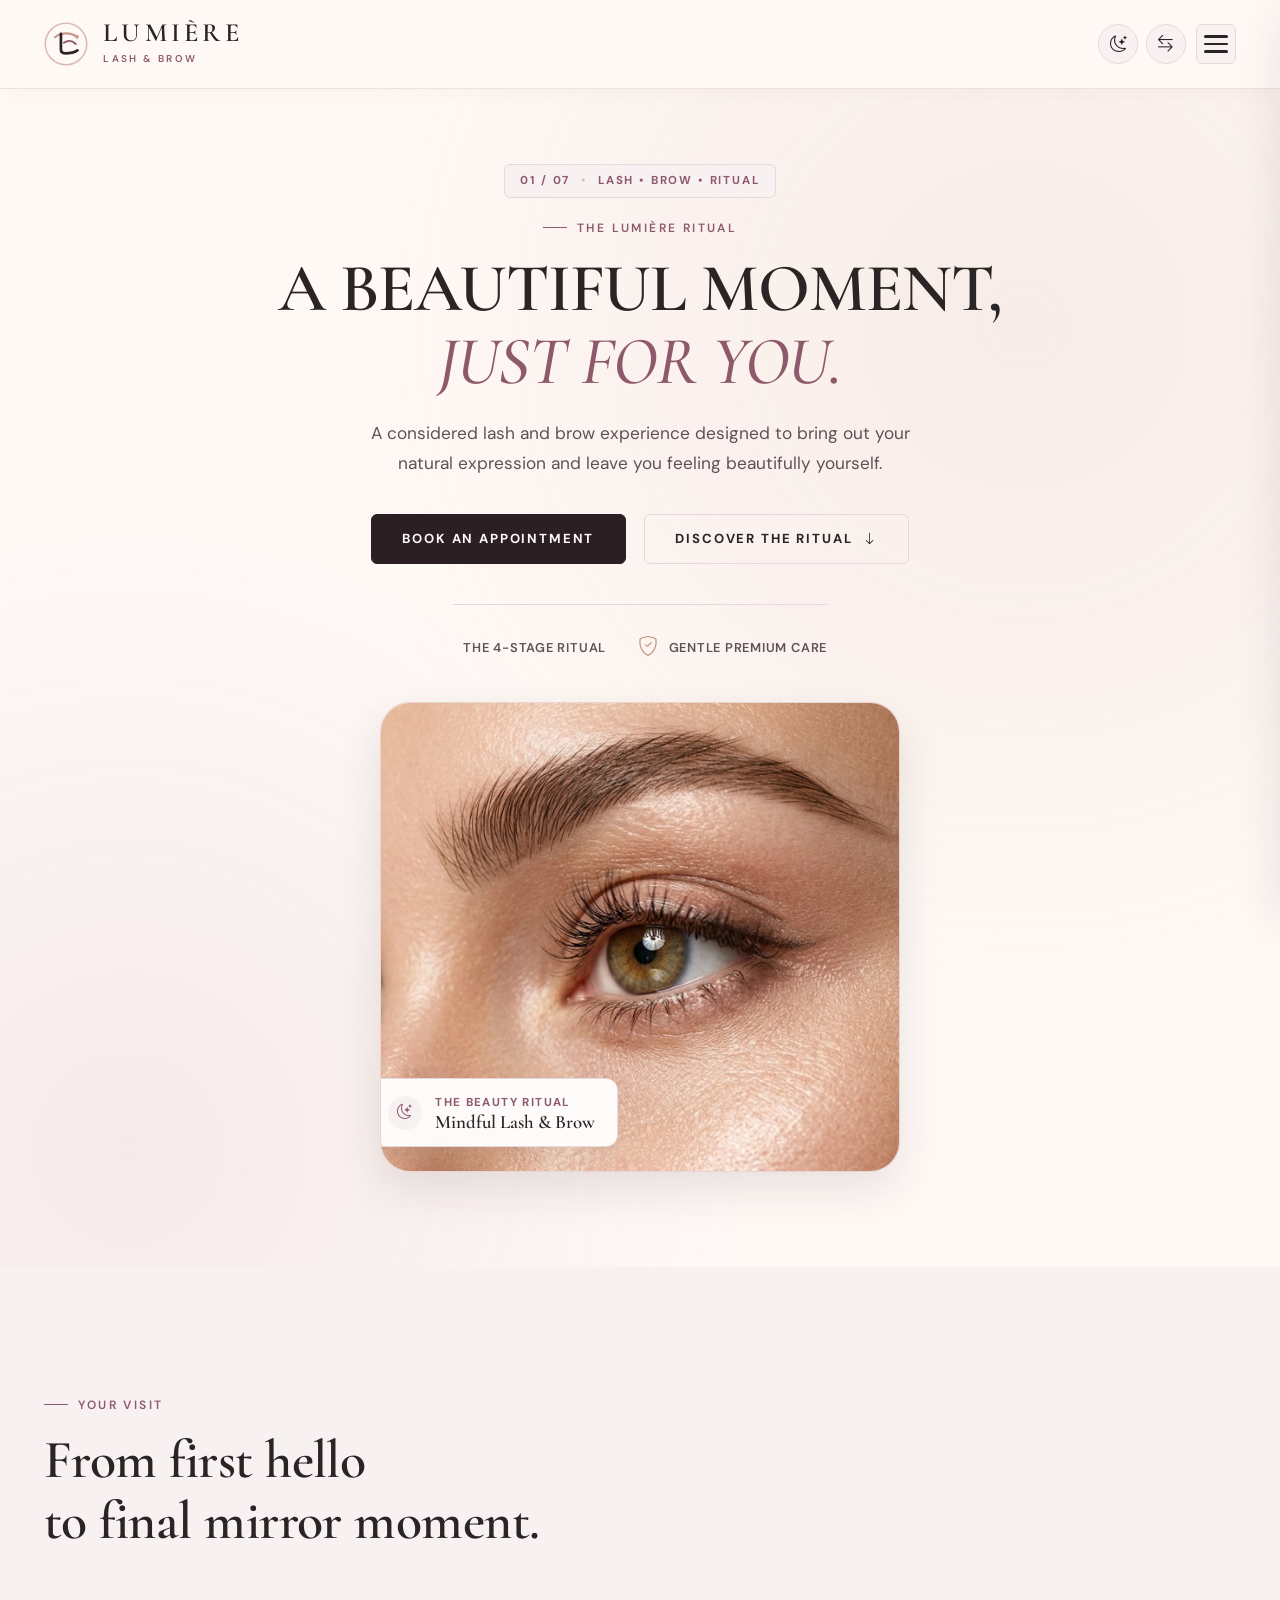
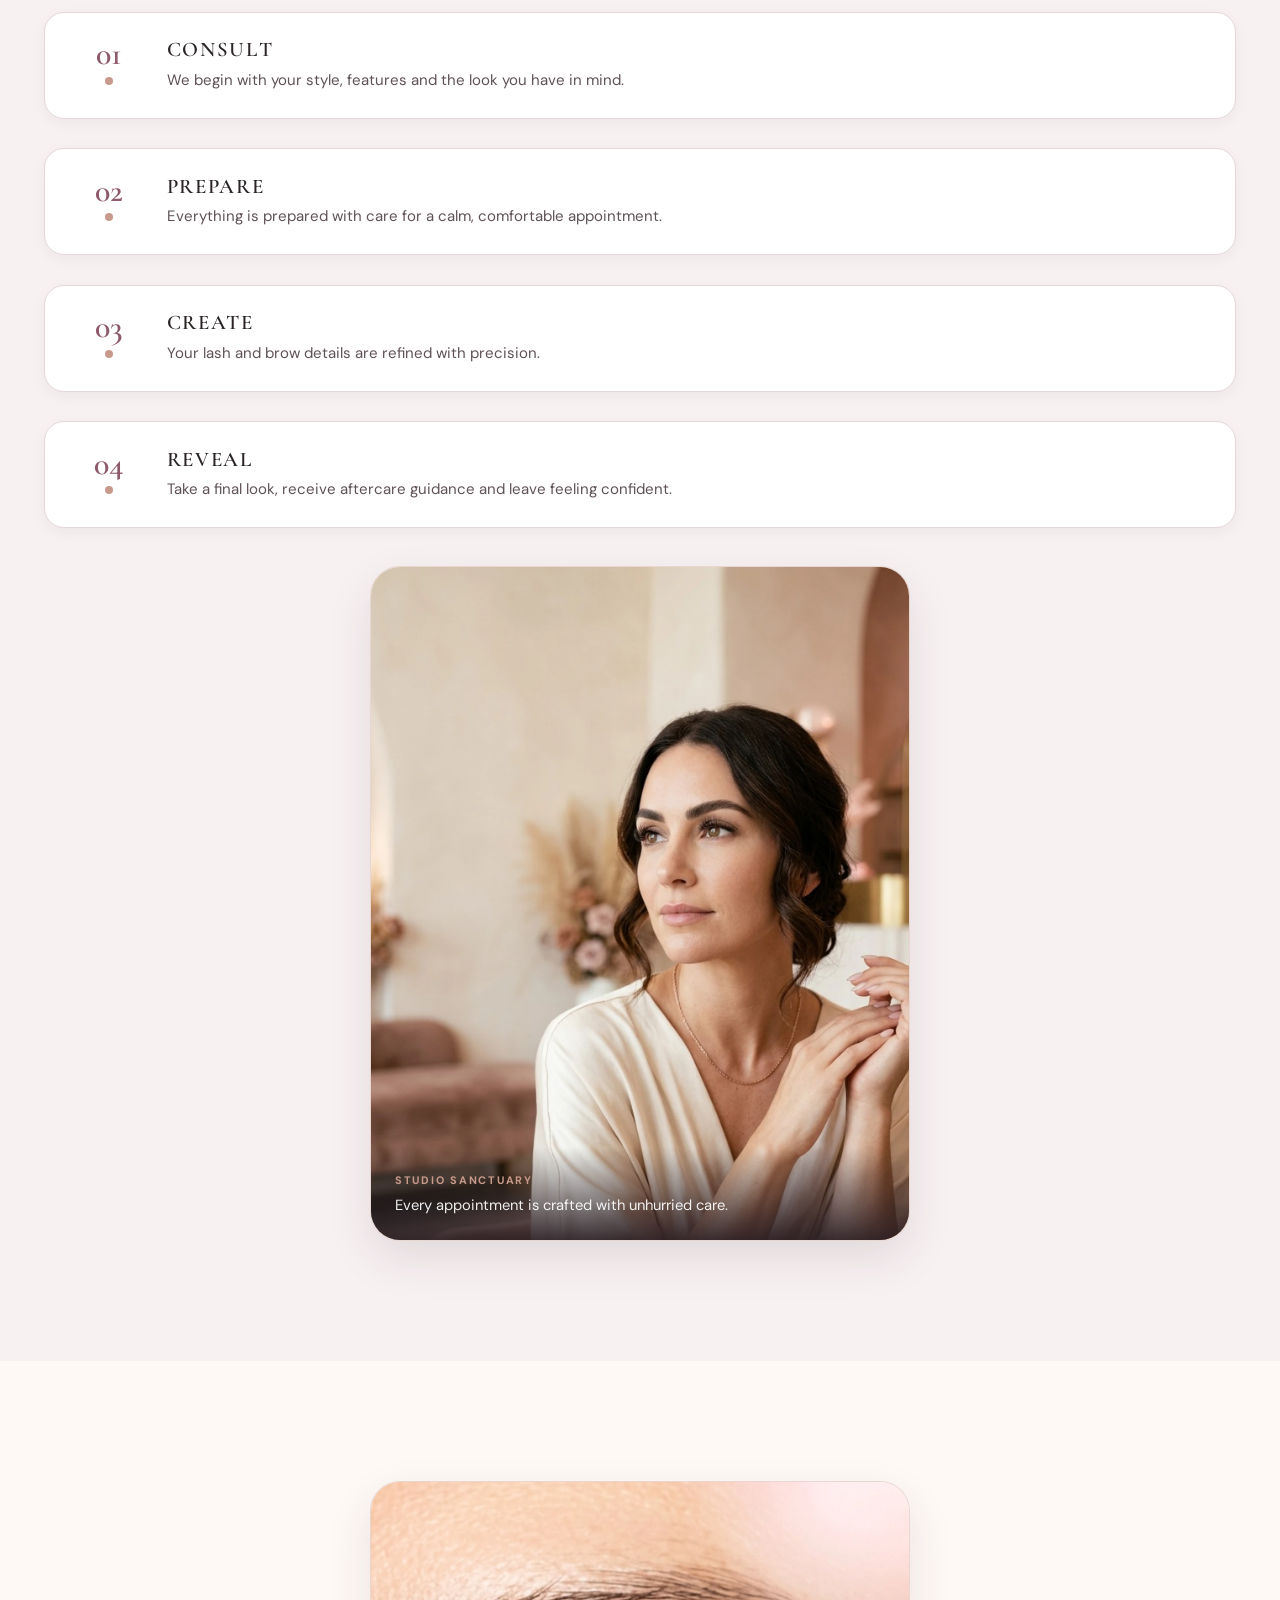
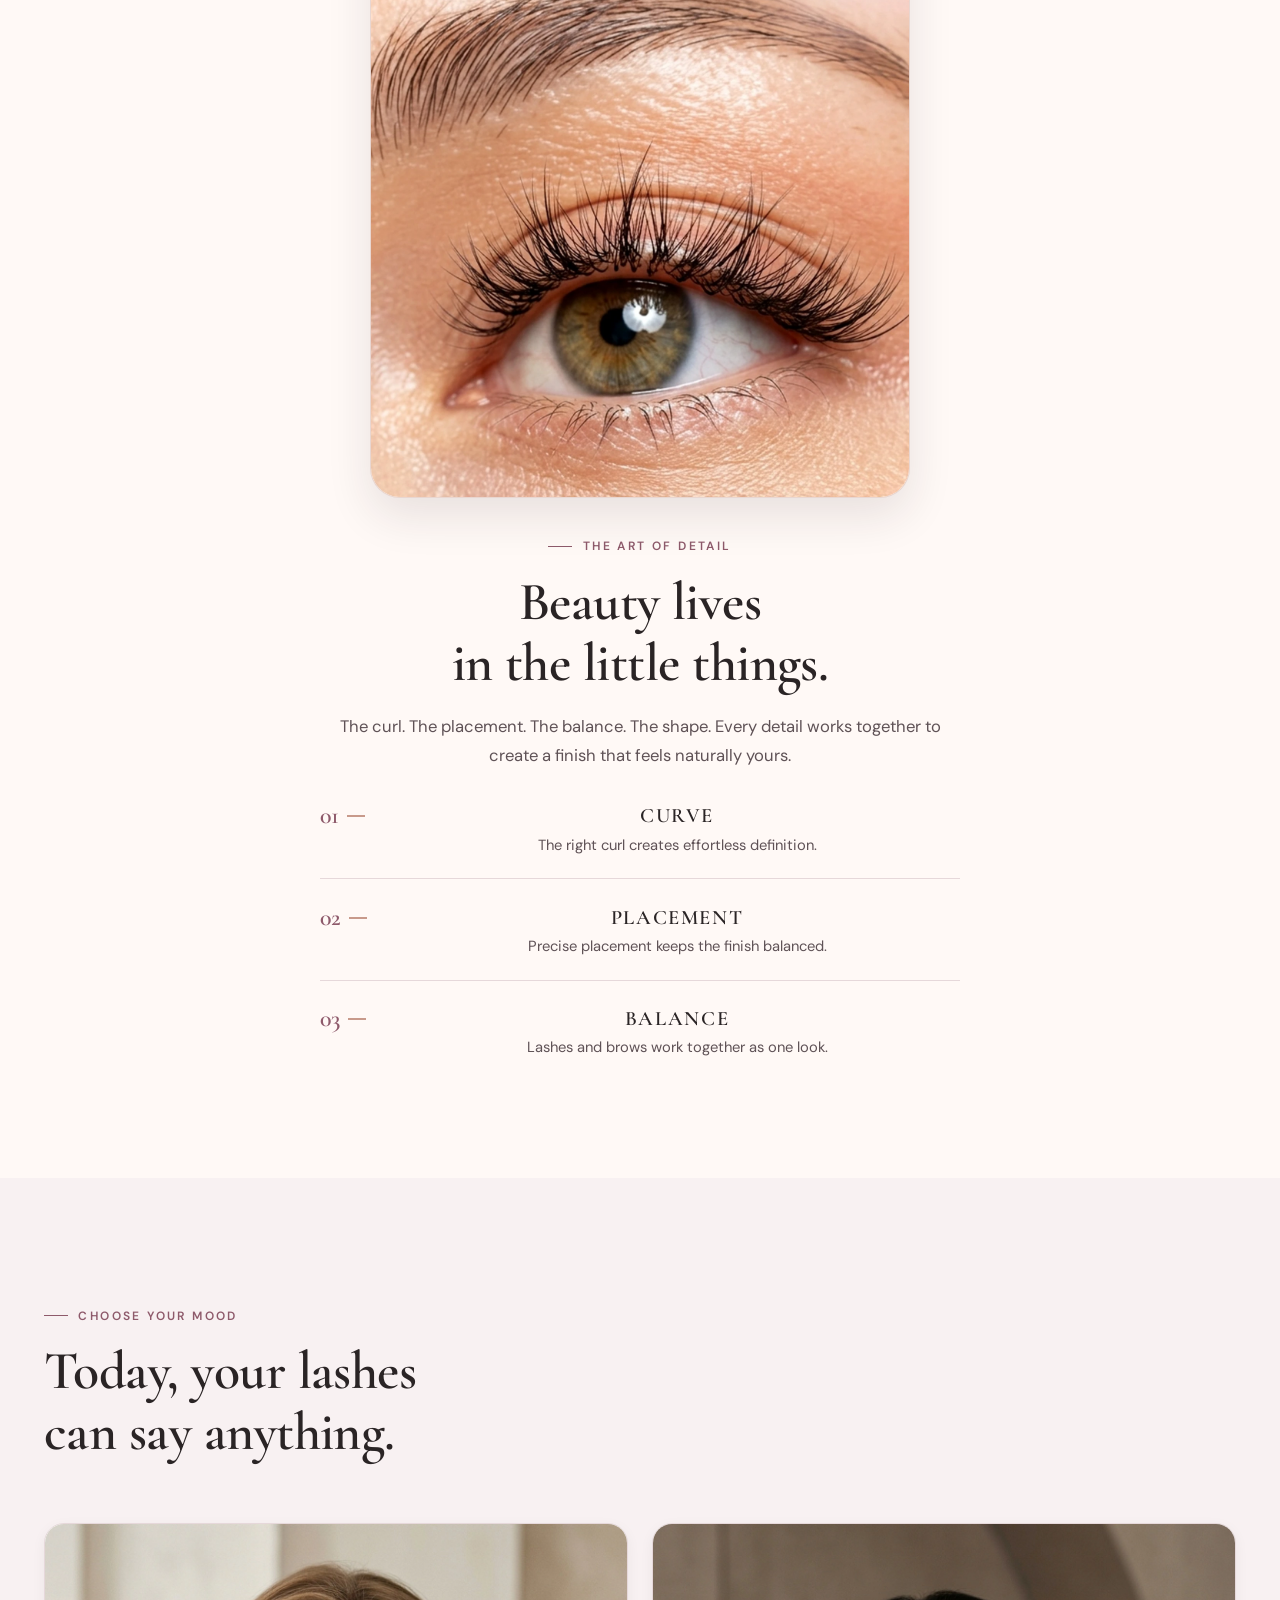
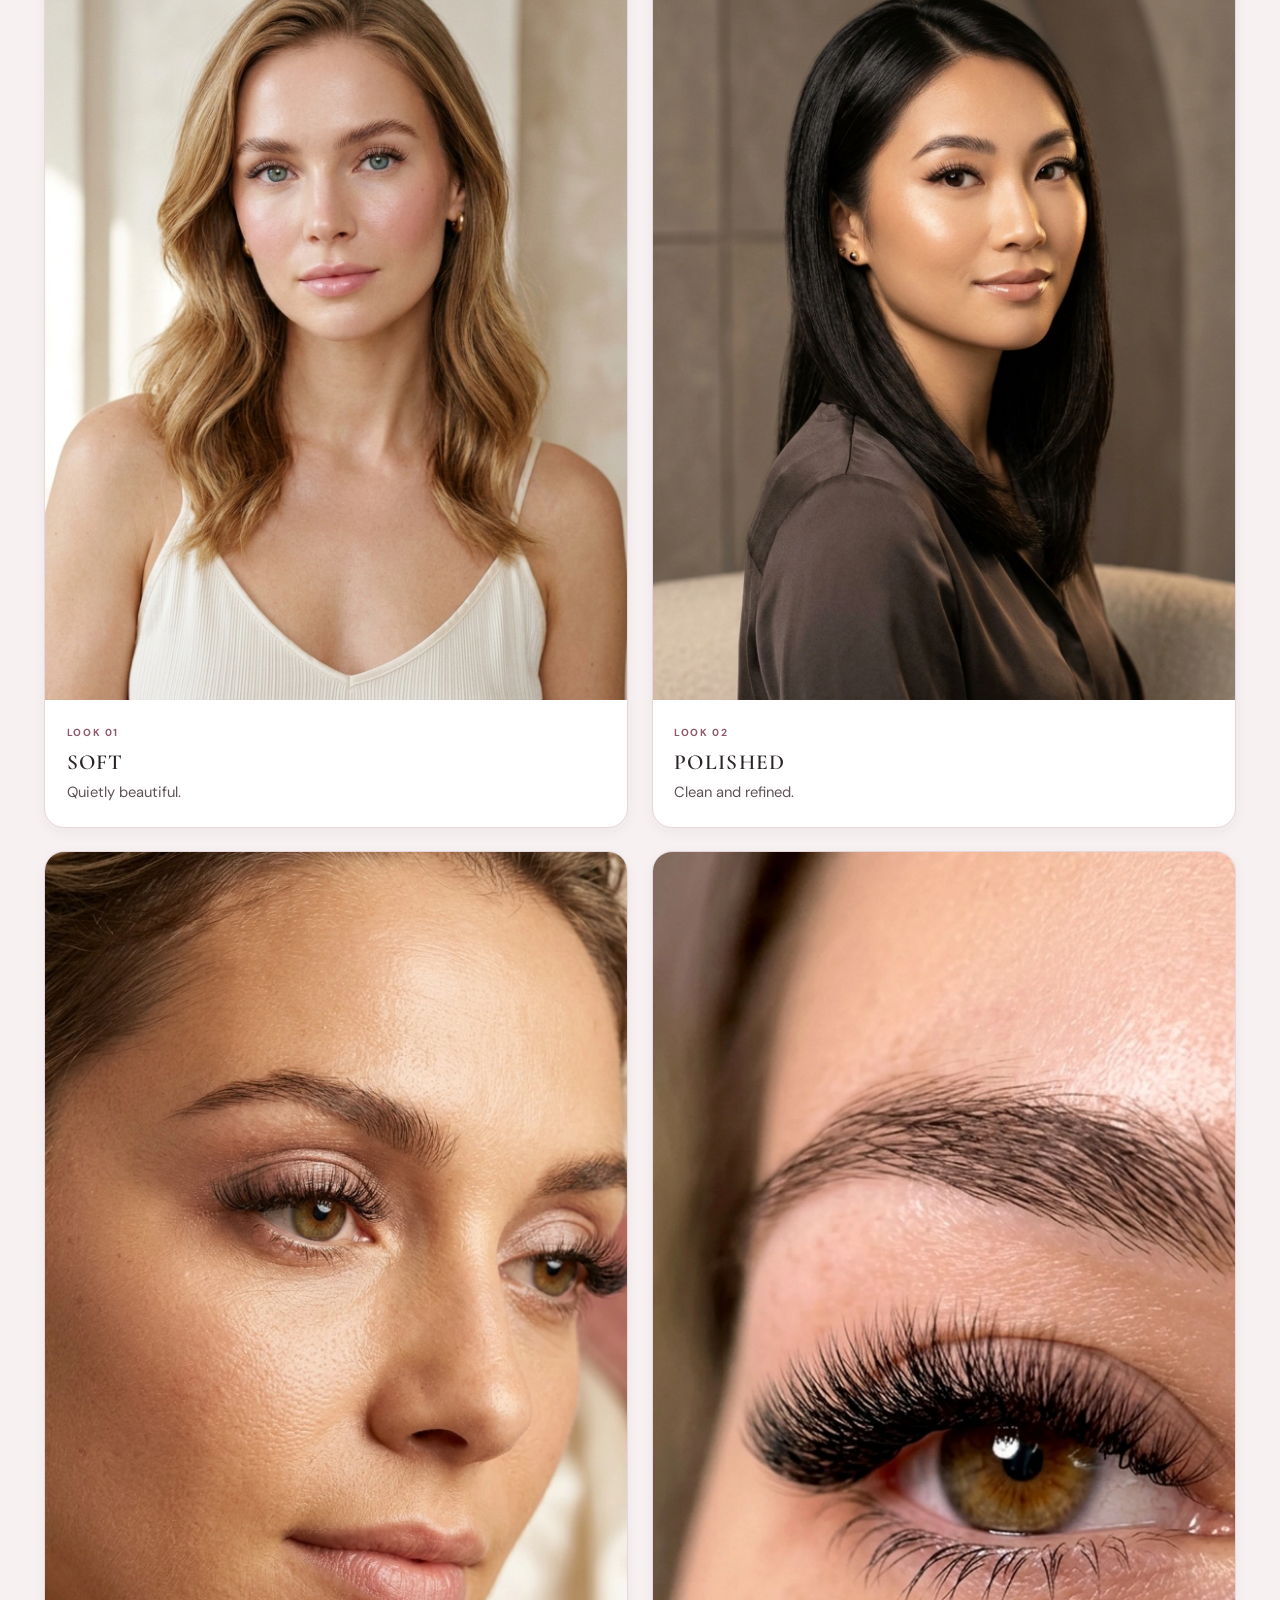
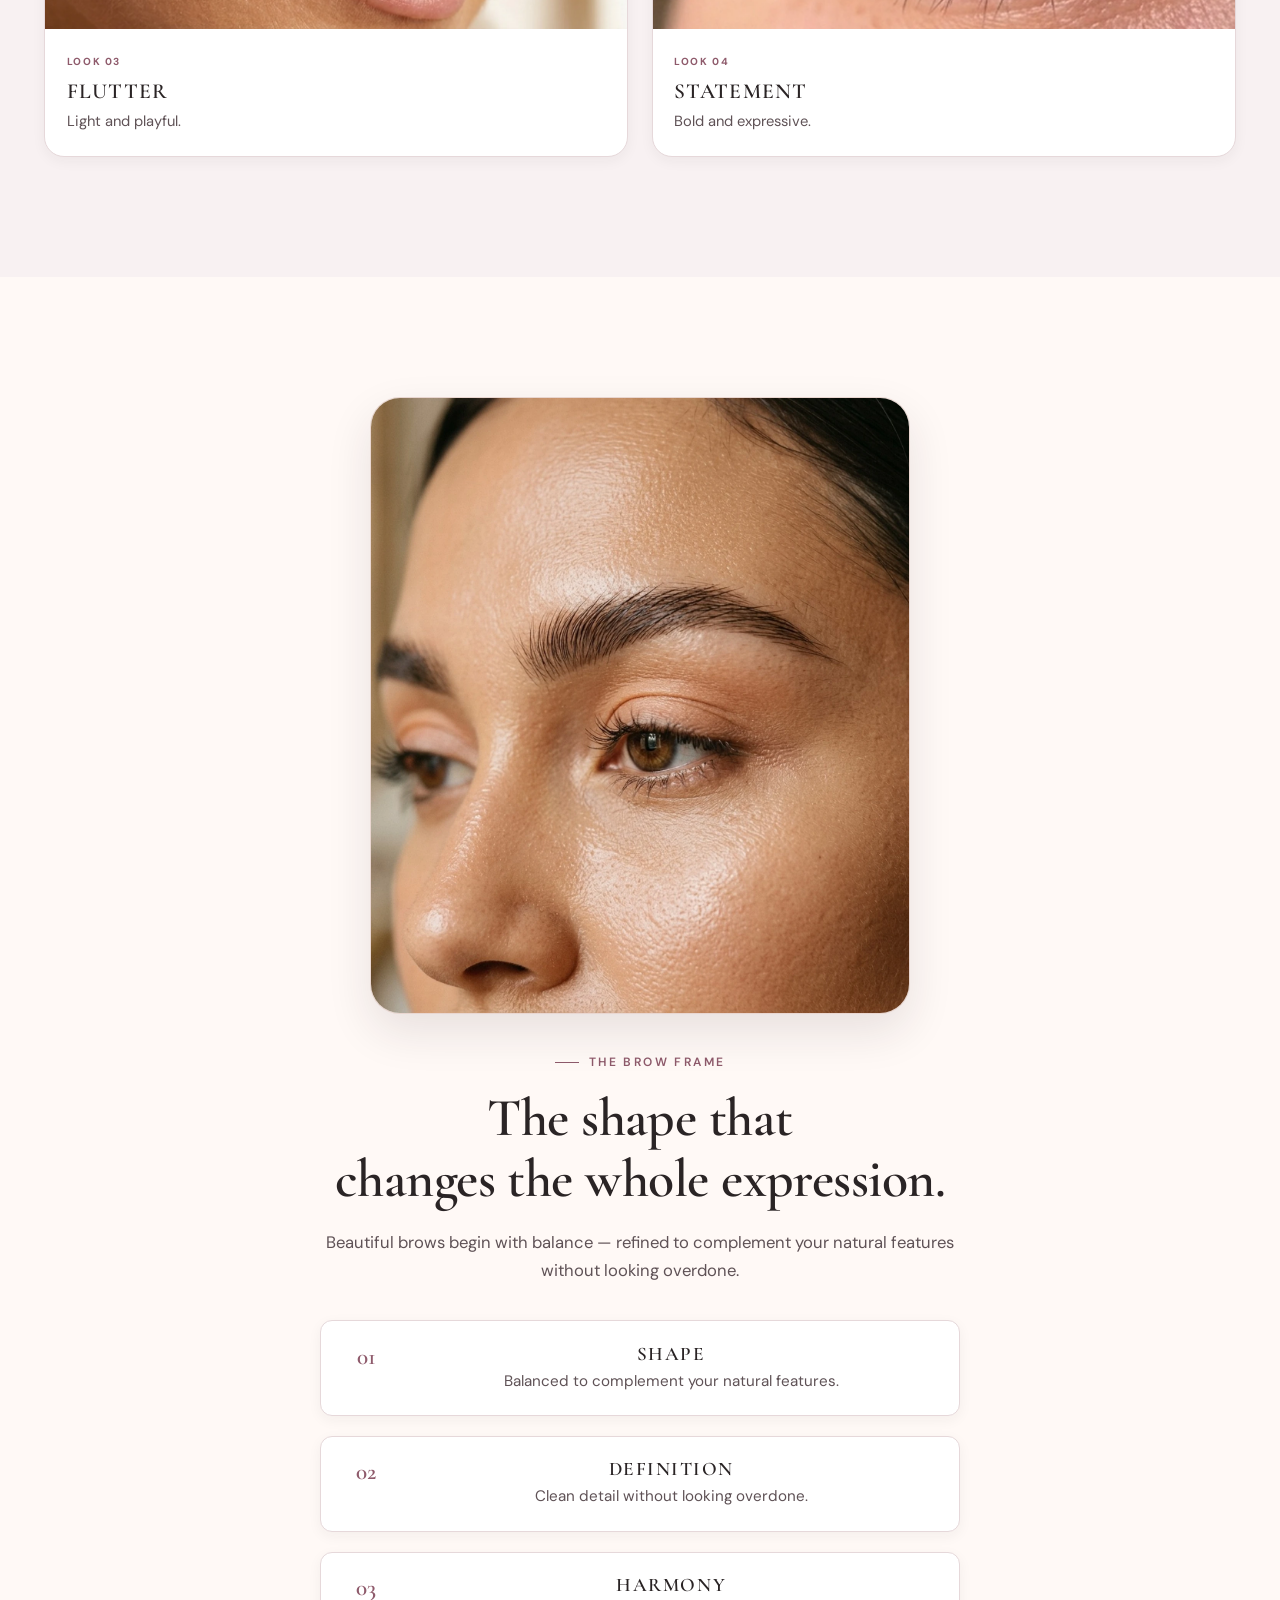
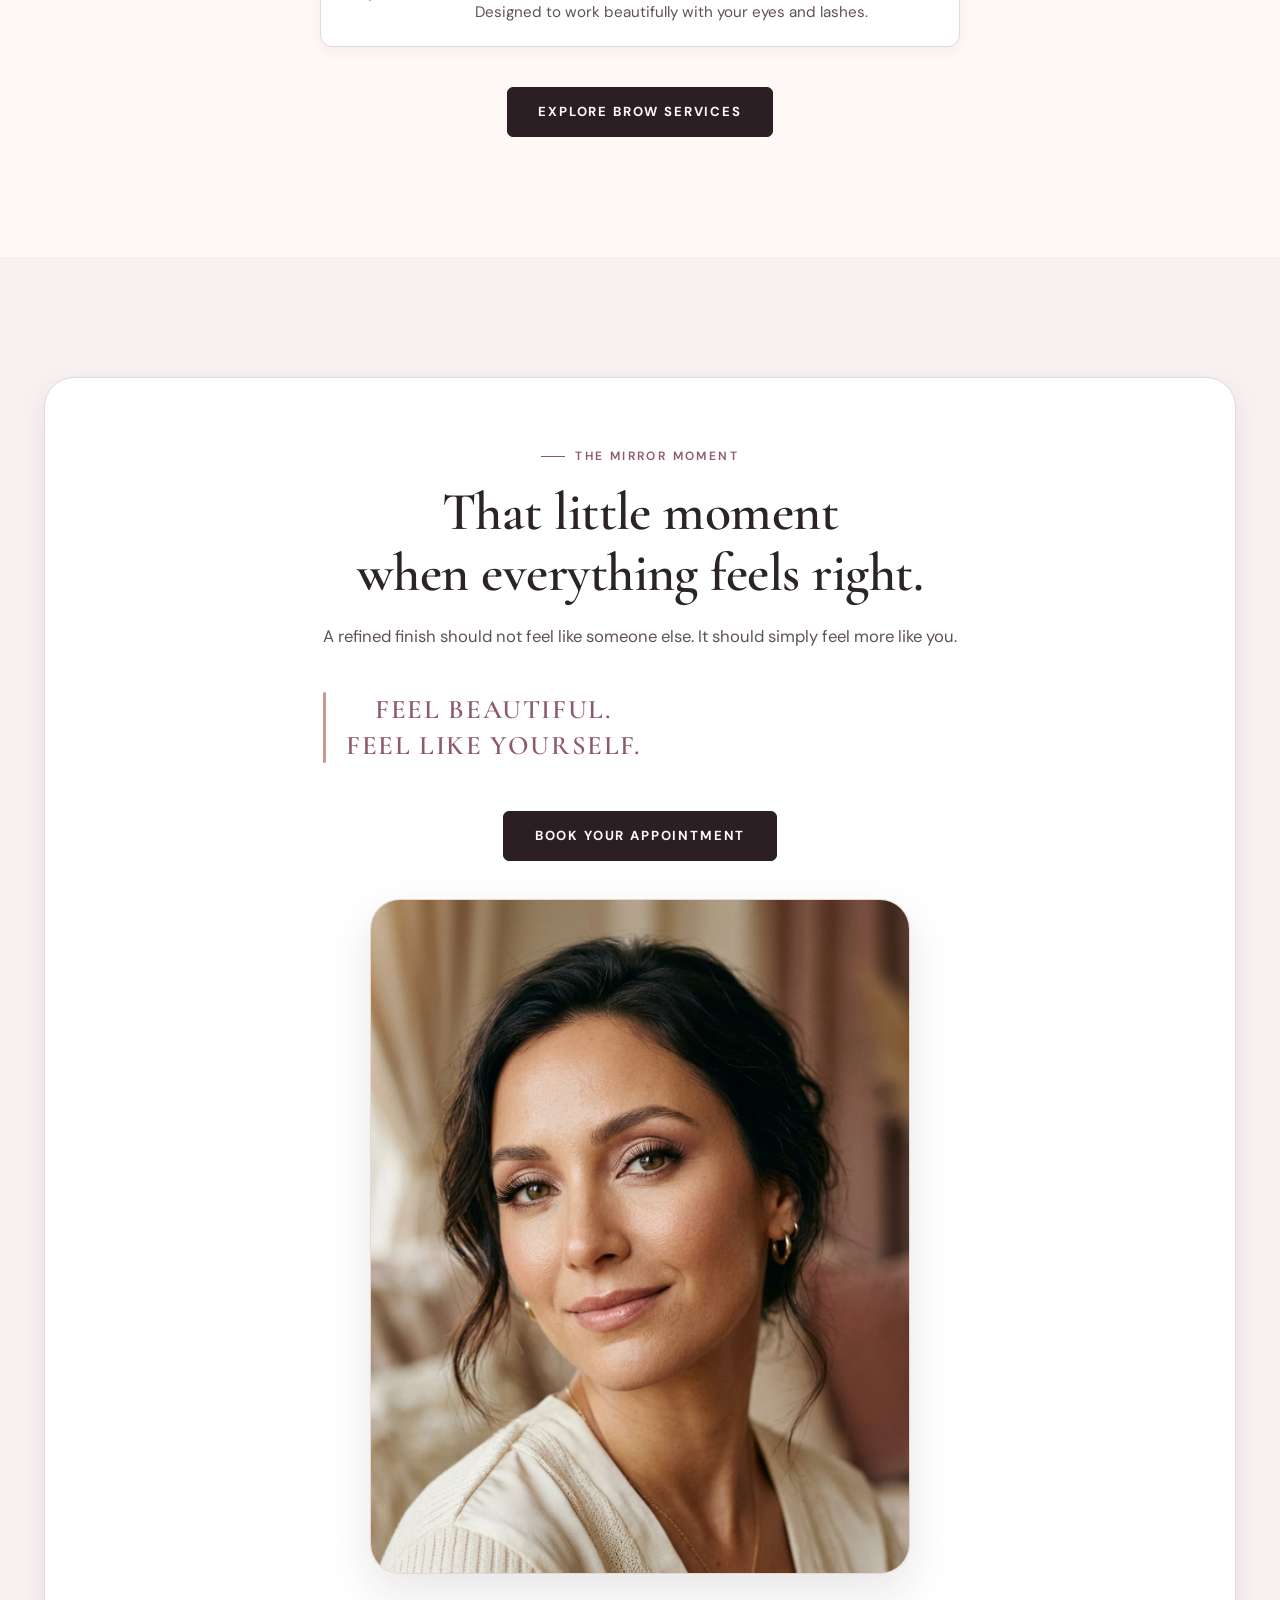
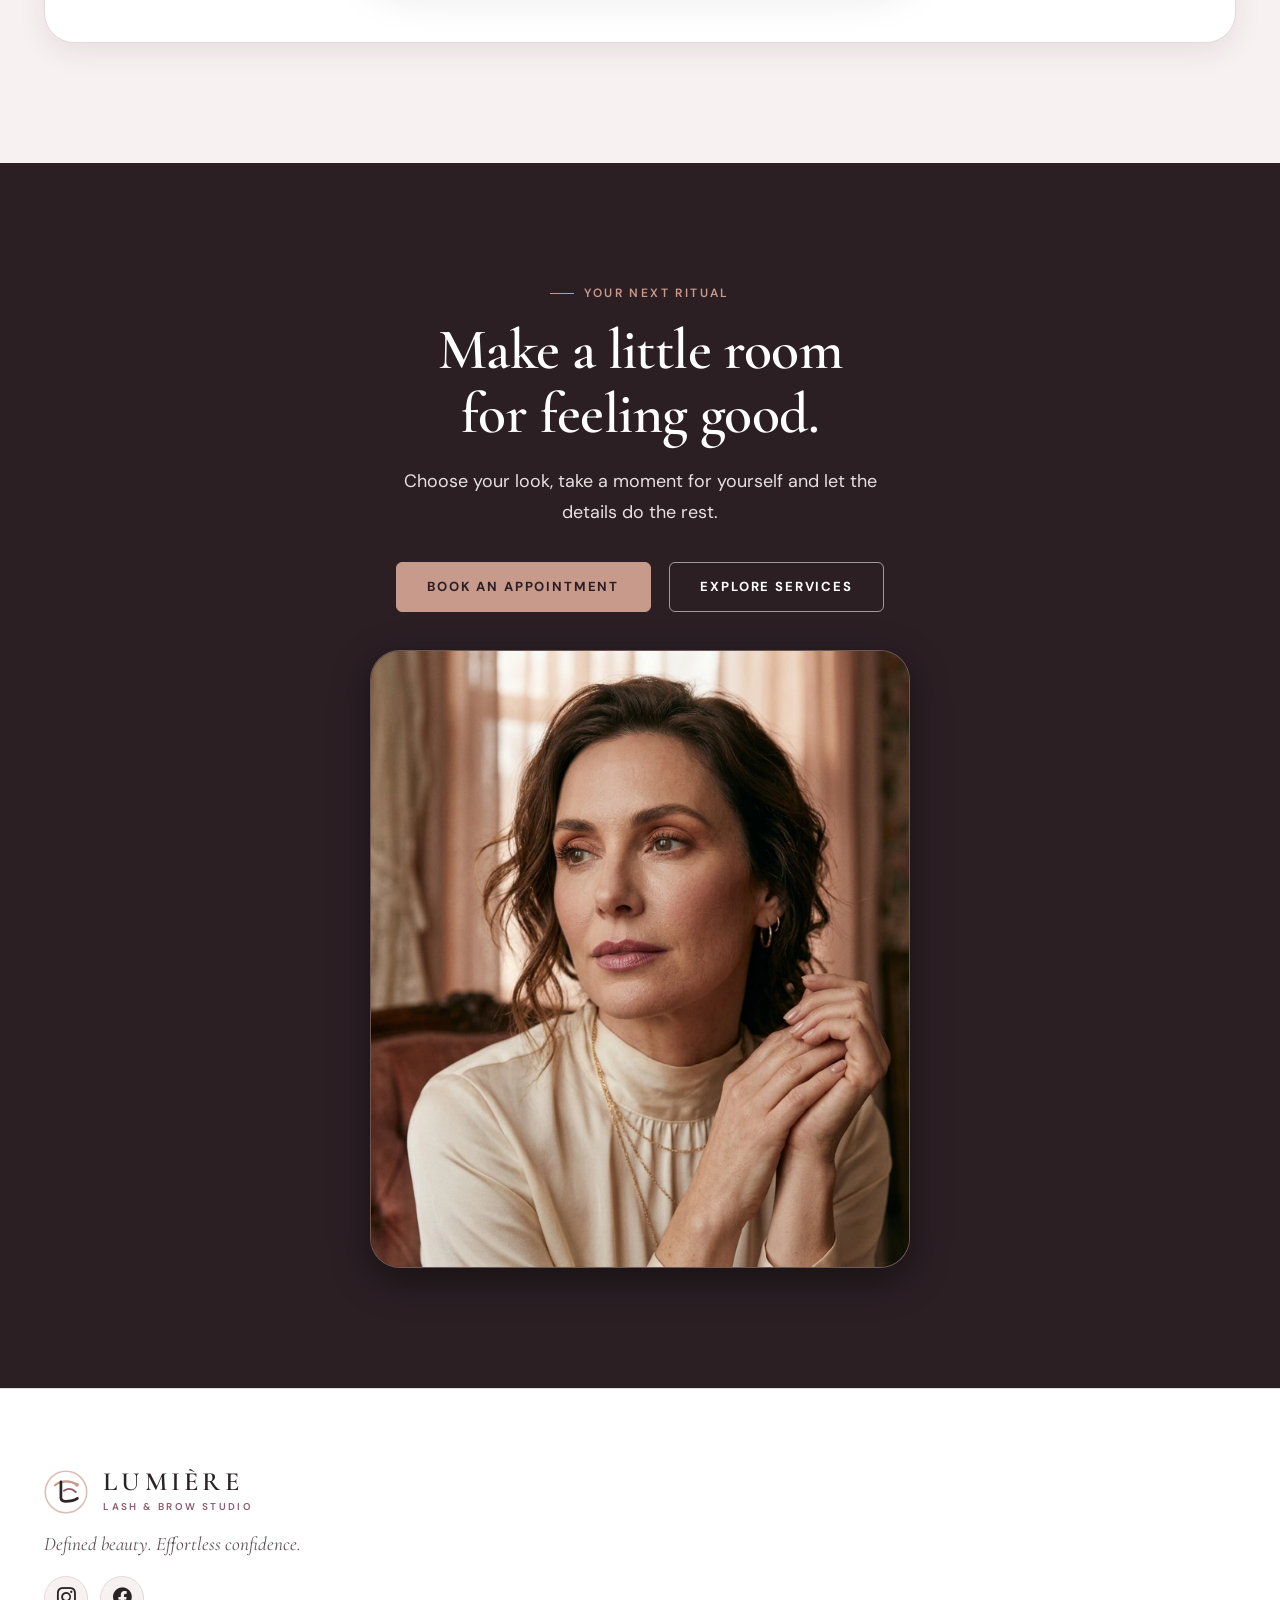
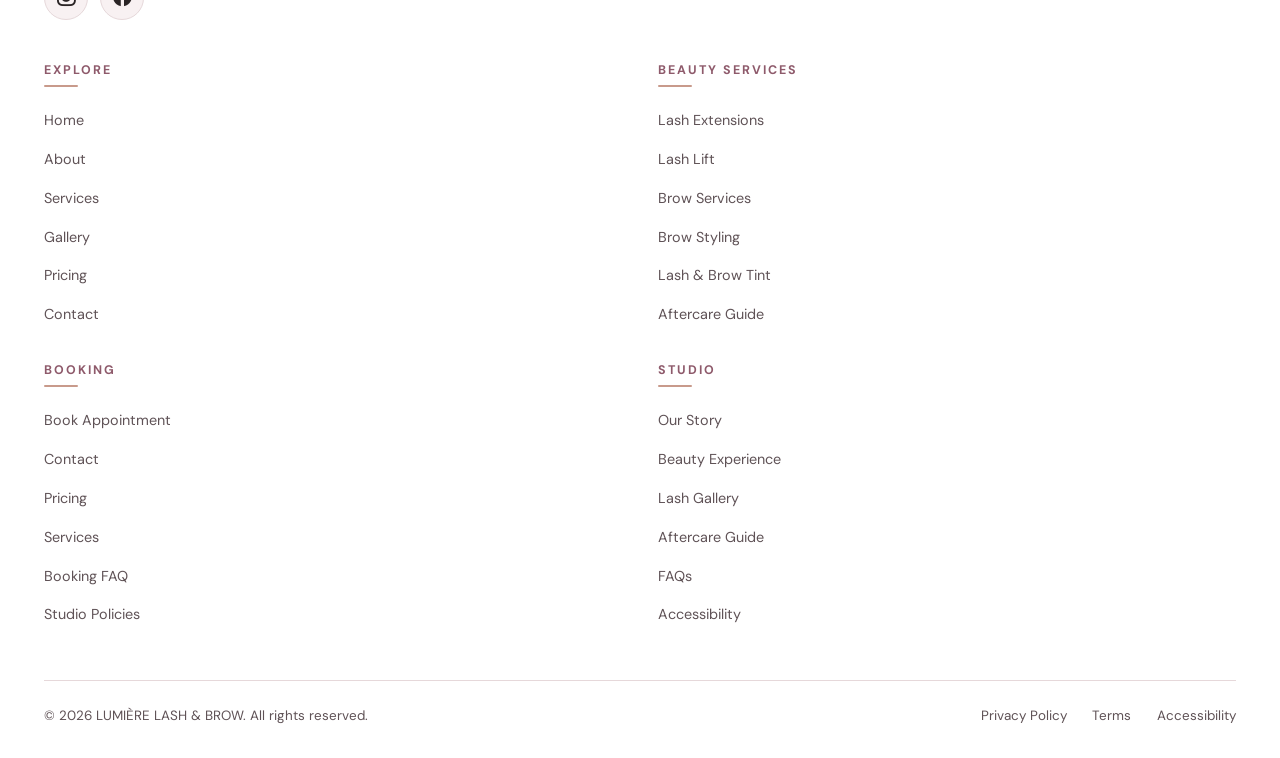
<file: home2.html>
<!DOCTYPE html>
<html lang="en" dir="ltr" data-theme="light">
<head>
  <meta charset="UTF-8">
  <meta name="viewport" content="width=device-width, initial-scale=1.0">
  <title>The Ritual — LUMIÈRE Lash &amp; Brow Studio</title>
  <meta name="description" content="Experience The Lumière Ritual: an intimate, considered eyelash extension and brow design journey tailored to your natural beauty and quiet confidence.">
  <link rel="icon" type="image/svg+xml" href="assets/images/favicon.svg">

  <!-- Google Fonts: Cormorant Garamond (Editorial Serif) & DM Sans (Clean Modern Sans) -->
  <link rel="preconnect" href="https://fonts.googleapis.com">
  <link rel="preconnect" href="https://fonts.gstatic.com" crossorigin>
  <link href="https://fonts.googleapis.com/css2?family=Cormorant+Garamond:ital,wght@0,500;0,600;0,700;1,500;1,600&family=DM+Sans:ital,wght@0,400;0,500;0,600;0,700;1,400;1,500&display=swap" rel="stylesheet">

  <!-- Bootstrap Icons -->
  <link rel="stylesheet" href="https://cdn.jsdelivr.net/npm/bootstrap-icons@1.11.3/font/bootstrap-icons.min.css">

  <!-- Master Stylesheet -->
  <link rel="stylesheet" href="assets/css/style.css">
</head>
<body class="page-home2">

  <!-- ==========================================================================
       GLOBAL NAVBAR (Home 2 Refined Editorial Header Treatment)
       ========================================================================== -->
  <header class="site-header header-home2" id="siteHeader">
    <div class="container-lumiere">
      <nav class="navbar-lumiere" aria-label="Main Navigation">
        
        <!-- Approved LUMIÈRE Brand Monogram Logo -->
        <a href="index.html" class="navbar-brand-lumiere" aria-label="LUMIÈRE Lash &amp; Brow Homepage">
          <svg class="brand-icon" viewBox="0 0 52 52" fill="none" xmlns="http://www.w3.org/2000/svg" aria-hidden="true">
            <circle cx="26" cy="26" r="24.5" stroke="#C89A8B" stroke-width="1.8" opacity="0.65"/>
            <path d="M13 18C21 11.5 32 12.5 39 17.5" stroke="#C89A8B" stroke-width="2.6" stroke-linecap="round"/>
            <path d="M20 14V32.5C20 35.5 22 37 25 37C29.5 37 35.5 36.2 39.5 33.5" stroke="currentColor" stroke-width="3.2" stroke-linecap="round" stroke-linejoin="round"/>
            <path d="M23.5 24.5C28 21.5 33.5 22 37.5 26" stroke="#8E5A6B" stroke-width="2.2" stroke-linecap="round"/>
            <circle cx="39" cy="17.5" r="2.2" fill="#C89A8B"/>
          </svg>
          <div class="brand-text-wrap">
            <span class="brand-name">LUMIÈRE</span>
            <span class="brand-sub">Lash &amp; Brow</span>
          </div>
        </a>

        <!-- Desktop Navigation Menu (Visible ONLY on Desktop >= 1281px) -->
        <ul class="desktop-nav-menu">
          <!-- Home Dropdown -->
          <li class="dropdown-parent">
            <a href="home2.html" class="nav-link-item active" aria-haspopup="true" aria-expanded="false">
              HOME <i class="bi bi-chevron-down dropdown-chevron" aria-hidden="true"></i>
            </a>
            <ul class="dropdown-menu-custom" aria-label="Home Pages Submenu">
              <li><a href="index.html" class="dropdown-link">Home 1</a></li>
              <li><a href="home2.html" class="dropdown-link active">Home 2</a></li>
            </ul>
          </li>
          <li><a href="about.html" class="nav-link-item">ABOUT</a></li>
          <li><a href="services.html" class="nav-link-item">SERVICES</a></li>
          <li><a href="gallery.html" class="nav-link-item">GALLERY</a></li>
          <li><a href="pricing.html" class="nav-link-item">PRICING</a></li>
          <li><a href="contact.html" class="nav-link-item">CONTACT</a></li>
        </ul>

        <!-- Desktop Right Actions (Visible ONLY on Desktop >= 1281px) -->
        <div class="navbar-actions">
          <button type="button" class="btn-icon" id="themeToggleDesktop" aria-label="Toggle Dark Mode" title="Toggle Theme">
            <i class="bi bi-moon-stars" aria-hidden="true"></i>
          </button>
          <button type="button" class="btn-icon" id="rtlToggleDesktop" aria-label="Toggle RTL/LTR" title="Toggle Text Direction">
            <i class="bi bi-arrow-left-right" aria-hidden="true"></i>
          </button>
          <a href="contact.html#booking" class="btn-lumiere btn-primary-custom">
            BOOK AN APPOINTMENT
          </a>
        </div>

        <!-- Hamburger Trigger (Visible ONLY on Mobile & Tablet <= 1280px) -->
        <button type="button" class="btn-hamburger" id="btnHamburger" aria-label="Open Navigation Menu" aria-expanded="false" aria-controls="mobileDrawer">
          <span class="hamburger-line"></span>
          <span class="hamburger-line"></span>
          <span class="hamburger-line"></span>
        </button>

      </nav>
    </div>
  </header>

  <!-- ==========================================================================
       MOBILE & TABLET SLIDE-OUT DRAWER MENU (<= 1280px)
       ========================================================================== -->
  <div class="drawer-backdrop" id="drawerBackdrop" tabindex="-1" aria-hidden="true"></div>
  <aside class="mobile-drawer" id="mobileDrawer" role="dialog" aria-modal="true" aria-label="Mobile Navigation Menu">
    
    <div class="drawer-header">
      <a href="index.html" class="navbar-brand-lumiere">
        <svg class="brand-icon" viewBox="0 0 52 52" fill="none" xmlns="http://www.w3.org/2000/svg" aria-hidden="true">
          <circle cx="26" cy="26" r="24.5" stroke="#C89A8B" stroke-width="1.8" opacity="0.65"/>
          <path d="M13 18C21 11.5 32 12.5 39 17.5" stroke="#C89A8B" stroke-width="2.6" stroke-linecap="round"/>
          <path d="M20 14V32.5C20 35.5 22 37 25 37C29.5 37 35.5 36.2 39.5 33.5" stroke="currentColor" stroke-width="3.2" stroke-linecap="round" stroke-linejoin="round"/>
          <path d="M23.5 24.5C28 21.5 33.5 22 37.5 26" stroke="#8E5A6B" stroke-width="2.2" stroke-linecap="round"/>
          <circle cx="39" cy="17.5" r="2.2" fill="#C89A8B"/>
        </svg>
        <div class="brand-text-wrap">
          <span class="brand-name">LUMIÈRE</span>
          <span class="brand-sub">Lash &amp; Brow</span>
        </div>
      </a>
      <button type="button" class="btn-drawer-close" id="btnDrawerClose" aria-label="Close Navigation Menu">
        <i class="bi bi-x-lg" aria-hidden="true"></i>
      </button>
    </div>

    <div class="drawer-body">
      <ul class="drawer-menu">
        <!-- Home Accordion -->
        <li>
          <button type="button" class="drawer-accordion-btn" id="drawerHomeAccordionBtn" aria-expanded="true">
            <span>HOME</span>
            <i class="bi bi-chevron-down" aria-hidden="true"></i>
          </button>
          <ul class="drawer-accordion-content open" id="drawerHomeAccordionContent">
            <li><a href="index.html" class="drawer-sublink">Home 1</a></li>
            <li><a href="home2.html" class="drawer-sublink active">Home 2</a></li>
          </ul>
        </li>
        <li><a href="about.html" class="drawer-link">ABOUT</a></li>
        <li><a href="services.html" class="drawer-link">SERVICES</a></li>
        <li><a href="gallery.html" class="drawer-link">GALLERY</a></li>
        <li><a href="pricing.html" class="drawer-link">PRICING</a></li>
        <li><a href="contact.html" class="drawer-link">CONTACT</a></li>
      </ul>

      <div class="drawer-divider"></div>

      <!-- Drawer Controls (Dark mode, RTL, Booking CTA inside drawer) -->
      <div class="drawer-controls">
        <button type="button" class="drawer-toggle-btn" id="themeToggleMobile">
          <span class="toggle-label">Dark Mode</span>
          <i class="bi bi-moon-stars" aria-hidden="true"></i>
        </button>
        <button type="button" class="drawer-toggle-btn" id="rtlToggleMobile">
          <span class="toggle-label">RTL View</span>
          <i class="bi bi-arrow-left-right" aria-hidden="true"></i>
        </button>
        <a href="contact.html#booking" class="btn-lumiere btn-primary-custom drawer-booking-btn">
          BOOK AN APPOINTMENT
        </a>
      </div>
    </div>

  </aside>

  <main id="mainContent">

    <!-- ==========================================================================
         SECTION 1 — HERO: THE LUMIÈRE RITUAL (Consistent 2-Column Luxury Layout)
         ========================================================================== -->
    <section class="hero-section h2-hero-section" aria-labelledby="h2HeroTitle">
      <div class="container-lumiere">
        <div class="hero-grid">
          
          <!-- Hero Text Content -->
          <div class="hero-content">
            <div class="h2-hero-badge-marker">
              <span class="h2-marker-num">01 / 07</span>
              <span class="h2-marker-sep">•</span>
              <span class="h2-marker-text">LASH • BROW • RITUAL</span>
            </div>

            <span class="eyebrow">THE LUMIÈRE RITUAL</span>
            <h1 class="hero-title" id="h2HeroTitle">
              A BEAUTIFUL MOMENT,<br>
              <span>JUST FOR YOU.</span>
            </h1>
            <p class="hero-text">
              A considered lash and brow experience designed to bring out your natural expression and leave you feeling beautifully yourself.
            </p>
            <div class="hero-buttons">
              <a href="contact.html#booking" class="btn-lumiere btn-primary-custom">
                BOOK AN APPOINTMENT
              </a>
              <a href="#your-visit" class="btn-lumiere btn-secondary-custom">
                DISCOVER THE RITUAL <i class="bi bi-arrow-down" aria-hidden="true"></i>
              </a>
            </div>
            <div class="hero-trust-bar">
              <div class="trust-item">
                <i class="bi bi-sparkles trust-icon" aria-hidden="true"></i>
                <span class="trust-text">The 4-Stage Ritual</span>
              </div>
              <div class="trust-item">
                <i class="bi bi-shield-check trust-icon" aria-hidden="true"></i>
                <span class="trust-text">Gentle Premium Care</span>
              </div>
            </div>
          </div>

          <!-- Hero Right Image Frame -->
          <div class="hero-media-wrap">
            <div class="hero-image-frame">
              <picture>
                <source srcset="assets/images/home2/home2-hero.webp" type="image/webp">
                <img src="assets/images/home2/home2-hero.jpg" 
                     alt="Lumière Beauty Ritual cinematic editorial portrait showcasing fluttery lashes and groomed brow contours" 
                     class="hero-image" 
                     width="1920" 
                     height="1080" 
                     fetchpriority="high" 
                     loading="eager">
              </picture>
              <div class="hero-floating-badge">
                <div class="badge-icon">
                  <i class="bi bi-moon-stars" aria-hidden="true"></i>
                </div>
                <div>
                  <div class="badge-label">THE BEAUTY RITUAL</div>
                  <div class="badge-value">Mindful Lash &amp; Brow</div>
                </div>
              </div>
            </div>
          </div>

        </div>
      </div>
    </section>

    <!-- ==========================================================================
         SECTION 2 — YOUR VISIT (4-Stage Horizontal Journey Timeline)
         ========================================================================== -->
    <section class="h2-journey-section section-spacing-lg" id="your-visit" aria-labelledby="journeyTitle">
      <div class="container-lumiere">
        
        <div class="h2-section-header text-start">
          <span class="eyebrow">YOUR VISIT</span>
          <h2 class="section-title" id="journeyTitle">
            From first hello<br>
            to final mirror moment.
          </h2>
        </div>

        <div class="h2-journey-layout">
          
          <!-- 4 Stages Timeline -->
          <div class="h2-timeline-track">
            
            <div class="h2-timeline-node">
              <div class="h2-node-marker">
                <span class="h2-node-number font-serif">01</span>
                <span class="h2-node-dot"></span>
              </div>
              <div class="h2-node-body">
                <h3 class="h2-node-title">CONSULT</h3>
                <p class="h2-node-desc">We begin with your style, features and the look you have in mind.</p>
              </div>
            </div>

            <div class="h2-timeline-node">
              <div class="h2-node-marker">
                <span class="h2-node-number font-serif">02</span>
                <span class="h2-node-dot"></span>
              </div>
              <div class="h2-node-body">
                <h3 class="h2-node-title">PREPARE</h3>
                <p class="h2-node-desc">Everything is prepared with care for a calm, comfortable appointment.</p>
              </div>
            </div>

            <div class="h2-timeline-node">
              <div class="h2-node-marker">
                <span class="h2-node-number font-serif">03</span>
                <span class="h2-node-dot"></span>
              </div>
              <div class="h2-node-body">
                <h3 class="h2-node-title">CREATE</h3>
                <p class="h2-node-desc">Your lash and brow details are refined with precision.</p>
              </div>
            </div>

            <div class="h2-timeline-node">
              <div class="h2-node-marker">
                <span class="h2-node-number font-serif">04</span>
                <span class="h2-node-dot"></span>
              </div>
              <div class="h2-node-body">
                <h3 class="h2-node-title">REVEAL</h3>
                <p class="h2-node-desc">Take a final look, receive aftercare guidance and leave feeling confident.</p>
              </div>
            </div>

          </div>

          <!-- Supporting Studio Atmosphere Accent -->
          <div class="h2-journey-media-accent">
            <div class="h2-accent-frame">
              <picture>
                <source srcset="assets/images/home2/home2-ritual.webp" type="image/webp">
                <img src="assets/images/home2/home2-ritual.jpg" 
                     alt="Lumière tranquil appointment setting with soft ivory linens and studio serenity" 
                     loading="lazy" 
                     width="1400" 
                     height="1600">
              </picture>
              <div class="h2-accent-caption">
                <span class="h2-caption-tag">STUDIO SANCTUARY</span>
                <p class="h2-caption-text">Every appointment is crafted with unhurried care.</p>
              </div>
            </div>
          </div>

        </div>

      </div>
    </section>

    <!-- ==========================================================================
         SECTION 3 — THE ART OF DETAIL (Editorial Beauty Craft)
         ========================================================================== -->
    <section class="h2-art-section section-spacing-lg" aria-labelledby="artDetailTitle">
      <div class="container-lumiere">
        
        <div class="h2-art-grid">
          
          <!-- Editorial Macro Visual -->
          <div class="h2-art-media-wrap">
            <div class="h2-art-frame">
              <picture>
                <source srcset="assets/images/home2/home2-detail.webp" type="image/webp">
                <img src="assets/images/home2/home2-detail.jpg" 
                     alt="Close-up delicate lash isolate placement and meticulous application craft" 
                     loading="lazy" 
                     width="1400" 
                     height="1600">
              </picture>
            </div>
          </div>

          <!-- Editorial Craft Annotations -->
          <div class="h2-art-content">
            <span class="eyebrow">THE ART OF DETAIL</span>
            <h2 class="section-title" id="artDetailTitle">
              Beauty lives<br>
              in the little things.
            </h2>
            <p class="section-lead">
              The curl. The placement. The balance. The shape. Every detail works together to create a finish that feels naturally yours.
            </p>

            <!-- 3 Refined Detail Labels -->
            <div class="h2-art-annotations">
              
              <div class="h2-annotation-item">
                <div class="h2-annotation-line-marker">
                  <span class="h2-ann-num font-serif">01</span>
                  <div class="h2-ann-dash"></div>
                </div>
                <div>
                  <h3 class="h2-ann-title">CURVE</h3>
                  <p class="h2-ann-desc">The right curl creates effortless definition.</p>
                </div>
              </div>

              <div class="h2-annotation-item">
                <div class="h2-annotation-line-marker">
                  <span class="h2-ann-num font-serif">02</span>
                  <div class="h2-ann-dash"></div>
                </div>
                <div>
                  <h3 class="h2-ann-title">PLACEMENT</h3>
                  <p class="h2-ann-desc">Precise placement keeps the finish balanced.</p>
                </div>
              </div>

              <div class="h2-annotation-item">
                <div class="h2-annotation-line-marker">
                  <span class="h2-ann-num font-serif">03</span>
                  <div class="h2-ann-dash"></div>
                </div>
                <div>
                  <h3 class="h2-ann-title">BALANCE</h3>
                  <p class="h2-ann-desc">Lashes and brows work together as one look.</p>
                </div>
              </div>

            </div>

          </div>

        </div>

      </div>
    </section>

    <!-- ==========================================================================
         SECTION 4 — CHOOSE YOUR MOOD (4-Column Lash Visual Strip)
         ========================================================================== -->
    <section class="h2-mood-section section-spacing-lg" aria-labelledby="moodTitle">
      <div class="container-lumiere">
        
        <div class="h2-section-header text-start">
          <span class="eyebrow">CHOOSE YOUR MOOD</span>
          <h2 class="section-title" id="moodTitle">
            Today, your lashes<br>
            can say anything.
          </h2>
        </div>

        <!-- 4 Equal Column Mood Strip -->
        <div class="h2-mood-grid">
          
          <!-- Mood 1: SOFT -->
          <article class="h2-mood-card">
            <div class="h2-mood-media">
              <picture>
                <source srcset="assets/images/home2/home2-soft.webp" type="image/webp">
                <img src="assets/images/home2/home2-soft.jpg" 
                     alt="Soft natural eyelash extension styling" 
                     loading="lazy" 
                     width="1200" 
                     height="1600">
              </picture>
            </div>
            <div class="h2-mood-body">
              <span class="h2-mood-tag">LOOK 01</span>
              <h3 class="h2-mood-name">SOFT</h3>
              <p class="h2-mood-text">Quietly beautiful.</p>
            </div>
          </article>

          <!-- Mood 2: POLISHED -->
          <article class="h2-mood-card">
            <div class="h2-mood-media">
              <picture>
                <source srcset="assets/images/home2/home2-polished.webp" type="image/webp">
                <img src="assets/images/home2/home2-polished.jpg" 
                     alt="Polished clean eyelash extension styling" 
                     loading="lazy" 
                     width="1200" 
                     height="1600">
              </picture>
            </div>
            <div class="h2-mood-body">
              <span class="h2-mood-tag">LOOK 02</span>
              <h3 class="h2-mood-name">POLISHED</h3>
              <p class="h2-mood-text">Clean and refined.</p>
            </div>
          </article>

          <!-- Mood 3: FLUTTER -->
          <article class="h2-mood-card">
            <div class="h2-mood-media">
              <picture>
                <source srcset="assets/images/home2/home2-flutter.webp" type="image/webp">
                <img src="assets/images/home2/home2-flutter.jpg" 
                     alt="Flutter airy lightweight separated lashes" 
                     loading="lazy" 
                     width="1200" 
                     height="1600">
              </picture>
            </div>
            <div class="h2-mood-body">
              <span class="h2-mood-tag">LOOK 03</span>
              <h3 class="h2-mood-name">FLUTTER</h3>
              <p class="h2-mood-text">Light and playful.</p>
            </div>
          </article>

          <!-- Mood 4: STATEMENT -->
          <article class="h2-mood-card">
            <div class="h2-mood-media">
              <picture>
                <source srcset="assets/images/home2/home2-statement.webp" type="image/webp">
                <img src="assets/images/home2/home2-statement.jpg" 
                     alt="Statement expressive full volume eyelash styling" 
                     loading="lazy" 
                     width="1200" 
                     height="1600">
              </picture>
            </div>
            <div class="h2-mood-body">
              <span class="h2-mood-tag">LOOK 04</span>
              <h3 class="h2-mood-name">STATEMENT</h3>
              <p class="h2-mood-text">Bold and expressive.</p>
            </div>
          </article>

        </div>

      </div>
    </section>

    <!-- ==========================================================================
         SECTION 5 — THE BROW FRAME (Brow Artistry)
         ========================================================================== -->
    <section class="h2-brow-section section-spacing-lg" aria-labelledby="browFrameTitle">
      <div class="container-lumiere">
        
        <div class="h2-brow-grid">
          
          <!-- Brow Editorial Image -->
          <div class="h2-brow-media-wrap">
            <div class="h2-brow-frame">
              <picture>
                <source srcset="assets/images/home2/home2-brow.webp" type="image/webp">
                <img src="assets/images/home2/home2-brow.jpg" 
                     alt="Sculpted laminated brow architecture framing facial symmetry" 
                     loading="lazy" 
                     width="1400" 
                     height="1600">
              </picture>
            </div>
          </div>

          <!-- Vertical Editorial Content -->
          <div class="h2-brow-content">
            <span class="eyebrow">THE BROW FRAME</span>
            <h2 class="section-title" id="browFrameTitle">
              The shape that<br>
              changes the whole expression.
            </h2>
            <p class="section-lead">
              Beautiful brows begin with balance — refined to complement your natural features without looking overdone.
            </p>

            <!-- 3 Principles -->
            <div class="h2-brow-principles">
              
              <div class="h2-brow-principle-card">
                <span class="h2-bp-badge font-serif">01</span>
                <div class="h2-bp-content">
                  <h3 class="h2-bp-title">SHAPE</h3>
                  <p class="h2-bp-text">Balanced to complement your natural features.</p>
                </div>
              </div>

              <div class="h2-brow-principle-card">
                <span class="h2-bp-badge font-serif">02</span>
                <div class="h2-bp-content">
                  <h3 class="h2-bp-title">DEFINITION</h3>
                  <p class="h2-bp-text">Clean detail without looking overdone.</p>
                </div>
              </div>

              <div class="h2-brow-principle-card">
                <span class="h2-bp-badge font-serif">03</span>
                <div class="h2-bp-content">
                  <h3 class="h2-bp-title">HARMONY</h3>
                  <p class="h2-bp-text">Designed to work beautifully with your eyes and lashes.</p>
                </div>
              </div>

            </div>

            <div class="h2-brow-cta">
              <a href="services.html" class="btn-lumiere btn-primary-custom">
                EXPLORE BROW SERVICES
              </a>
            </div>
          </div>

        </div>

      </div>
    </section>

    <!-- ==========================================================================
         SECTION 6 — THE MIRROR MOMENT (Emotional Beauty Story)
         ========================================================================== -->
    <section class="h2-mirror-section section-spacing-lg" aria-labelledby="mirrorMomentTitle">
      <div class="container-lumiere">
        
        <div class="h2-mirror-card">
          <div class="h2-mirror-grid">
            
            <!-- Emotional Narrative -->
            <div class="h2-mirror-content">
              <span class="eyebrow">THE MIRROR MOMENT</span>
              <h2 class="section-title" id="mirrorMomentTitle">
                That little moment<br>
                when everything feels right.
              </h2>
              <p class="section-lead">
                A refined finish should not feel like someone else. It should simply feel more like you.
              </p>

              <div class="h2-mirror-quote-box">
                <span class="h2-quote-line"></span>
                <p class="h2-quote-statement font-serif">
                  FEEL BEAUTIFUL.<br>
                  FEEL LIKE YOURSELF.
                </p>
              </div>

              <div>
                <a href="contact.html#booking" class="btn-lumiere btn-primary-custom">
                  BOOK YOUR APPOINTMENT
                </a>
              </div>
            </div>

            <!-- Large Cinematic Portrait -->
            <div class="h2-mirror-media">
              <div class="h2-mirror-img-frame">
                <picture>
                  <source srcset="assets/images/home2/home2-mirror.webp" type="image/webp">
                  <img src="assets/images/home2/home2-mirror.jpg" 
                       alt="Lumière client genuine confident reflection moment" 
                       loading="lazy" 
                       width="1400" 
                       height="1600">
                </picture>
              </div>
            </div>

          </div>
        </div>

      </div>
    </section>

    <!-- ==========================================================================
         SECTION 7 — YOUR NEXT RITUAL (Final Split Editorial Closing)
         ========================================================================== -->
    <section class="h2-closing-section section-spacing-lg" aria-labelledby="nextRitualTitle">
      <div class="container-lumiere">
        
        <div class="h2-closing-grid">
          
          <!-- Editorial Text & CTA -->
          <div class="h2-closing-content">
            <span class="eyebrow closing-eyebrow">YOUR NEXT RITUAL</span>
            <h2 class="closing-title font-serif" id="nextRitualTitle">
              Make a little room<br>
              for feeling good.
            </h2>
            <p class="closing-text">
              Choose your look, take a moment for yourself and let the details do the rest.
            </p>
            <div class="closing-buttons">
              <a href="contact.html#booking" class="btn-lumiere btn-gold">
                BOOK AN APPOINTMENT
              </a>
              <a href="services.html" class="btn-lumiere btn-closing-outline">
                EXPLORE SERVICES
              </a>
            </div>
          </div>

          <!-- Closing Media Frame -->
          <div class="h2-closing-media">
            <div class="h2-closing-img-frame">
              <picture>
                <source srcset="assets/images/home2/home2-closing.webp" type="image/webp">
                <img src="assets/images/home2/home2-closing.jpg" 
                     alt="Lumière final campaign portrait in warm rose and deep plum atmosphere" 
                     loading="lazy" 
                     width="1400" 
                     height="1600">
              </picture>
            </div>
          </div>

        </div>

      </div>
    </section>

  </main>

  <!-- ==========================================================================
       GLOBAL FOOTER (Exact Same 4-Column Balanced Footer as Index)
       ========================================================================== -->
  <footer class="site-footer" role="contentinfo">
    <div class="container-lumiere">
      
      <div class="footer-top-grid">
        
        <!-- Brand Info Column -->
        <div class="footer-brand-wrap">
          <a href="index.html" class="navbar-brand-lumiere" aria-label="LUMIÈRE Lash &amp; Brow Homepage">
            <svg class="brand-icon" viewBox="0 0 52 52" fill="none" xmlns="http://www.w3.org/2000/svg" aria-hidden="true">
              <circle cx="26" cy="26" r="24.5" stroke="#C89A8B" stroke-width="1.8" opacity="0.65"/>
              <path d="M13 18C21 11.5 32 12.5 39 17.5" stroke="#C89A8B" stroke-width="2.6" stroke-linecap="round"/>
              <path d="M20 14V32.5C20 35.5 22 37 25 37C29.5 37 35.5 36.2 39.5 33.5" stroke="currentColor" stroke-width="3.2" stroke-linecap="round" stroke-linejoin="round"/>
              <path d="M23.5 24.5C28 21.5 33.5 22 37.5 26" stroke="#8E5A6B" stroke-width="2.2" stroke-linecap="round"/>
              <circle cx="39" cy="17.5" r="2.2" fill="#C89A8B"/>
            </svg>
            <div class="brand-text-wrap">
              <span class="brand-name">LUMIÈRE</span>
              <span class="brand-sub">Lash &amp; Brow Studio</span>
            </div>
          </a>
          <p class="footer-tagline">
            Defined beauty. Effortless confidence.
          </p>
          
          <!-- Social Icons Immediately Below Tagline -->
          <div class="footer-social-links">
            <a href="https://instagram.com" class="footer-social-icon" aria-label="Follow LUMIÈRE on Instagram" target="_blank" rel="noopener noreferrer">
              <i class="bi bi-instagram" aria-hidden="true"></i>
            </a>
            <a href="https://facebook.com" class="footer-social-icon" aria-label="Follow LUMIÈRE on Facebook" target="_blank" rel="noopener noreferrer">
              <i class="bi bi-facebook" aria-hidden="true"></i>
            </a>
          </div>
        </div>

        <!-- Col 1: EXPLORE (6 items) -->
        <div class="footer-col">
          <h4 class="footer-col-title">EXPLORE</h4>
          <ul class="footer-nav-list">
            <li><a href="index.html" class="footer-link">Home</a></li>
            <li><a href="about.html" class="footer-link">About</a></li>
            <li><a href="services.html" class="footer-link">Services</a></li>
            <li><a href="gallery.html" class="footer-link">Gallery</a></li>
            <li><a href="pricing.html" class="footer-link">Pricing</a></li>
            <li><a href="contact.html" class="footer-link">Contact</a></li>
          </ul>
        </div>

        <!-- Col 2: BEAUTY SERVICES (6 items) -->
        <div class="footer-col">
          <h4 class="footer-col-title">BEAUTY SERVICES</h4>
          <ul class="footer-nav-list">
            <li><a href="services.html" class="footer-link">Lash Extensions</a></li>
            <li><a href="services.html" class="footer-link">Lash Lift</a></li>
            <li><a href="services.html" class="footer-link">Brow Services</a></li>
            <li><a href="services.html" class="footer-link">Brow Styling</a></li>
            <li><a href="services.html" class="footer-link">Lash &amp; Brow Tint</a></li>
            <li><a href="services.html#aftercare" class="footer-link">Aftercare Guide</a></li>
          </ul>
        </div>

        <!-- Col 3: BOOKING (6 items) -->
        <div class="footer-col">
          <h4 class="footer-col-title">BOOKING</h4>
          <ul class="footer-nav-list">
            <li><a href="contact.html#booking" class="footer-link">Book Appointment</a></li>
            <li><a href="contact.html" class="footer-link">Contact</a></li>
            <li><a href="pricing.html" class="footer-link">Pricing</a></li>
            <li><a href="services.html" class="footer-link">Services</a></li>
            <li><a href="pricing.html#faq" class="footer-link">Booking FAQ</a></li>
            <li><a href="pricing.html#policies" class="footer-link">Studio Policies</a></li>
          </ul>
        </div>

        <!-- Col 4: STUDIO (6 items) -->
        <div class="footer-col">
          <h4 class="footer-col-title">STUDIO</h4>
          <ul class="footer-nav-list">
            <li><a href="about.html" class="footer-link">Our Story</a></li>
            <li><a href="about.html#experience" class="footer-link">Beauty Experience</a></li>
            <li><a href="gallery.html" class="footer-link">Lash Gallery</a></li>
            <li><a href="services.html#aftercare" class="footer-link">Aftercare Guide</a></li>
            <li><a href="contact.html#faq" class="footer-link">FAQs</a></li>
            <li><a href="about.html#accessibility" class="footer-link">Accessibility</a></li>
          </ul>
        </div>

      </div>

      <!-- Footer Bottom Bar -->
      <div class="footer-bottom-bar">
        <div>
          &copy; 2026 LUMIÈRE LASH &amp; BROW. All rights reserved.
        </div>
        <div class="footer-legal-links">
          <a href="privacy.html" class="footer-legal-link">Privacy Policy</a>
          <a href="terms.html" class="footer-legal-link">Terms</a>
          <a href="accessibility.html" class="footer-legal-link">Accessibility</a>
        </div>
      </div>

    </div>
  </footer>

  <!-- Master JavaScript -->
  <script src="assets/js/main.js"></script>
</body>
</html>
</file>
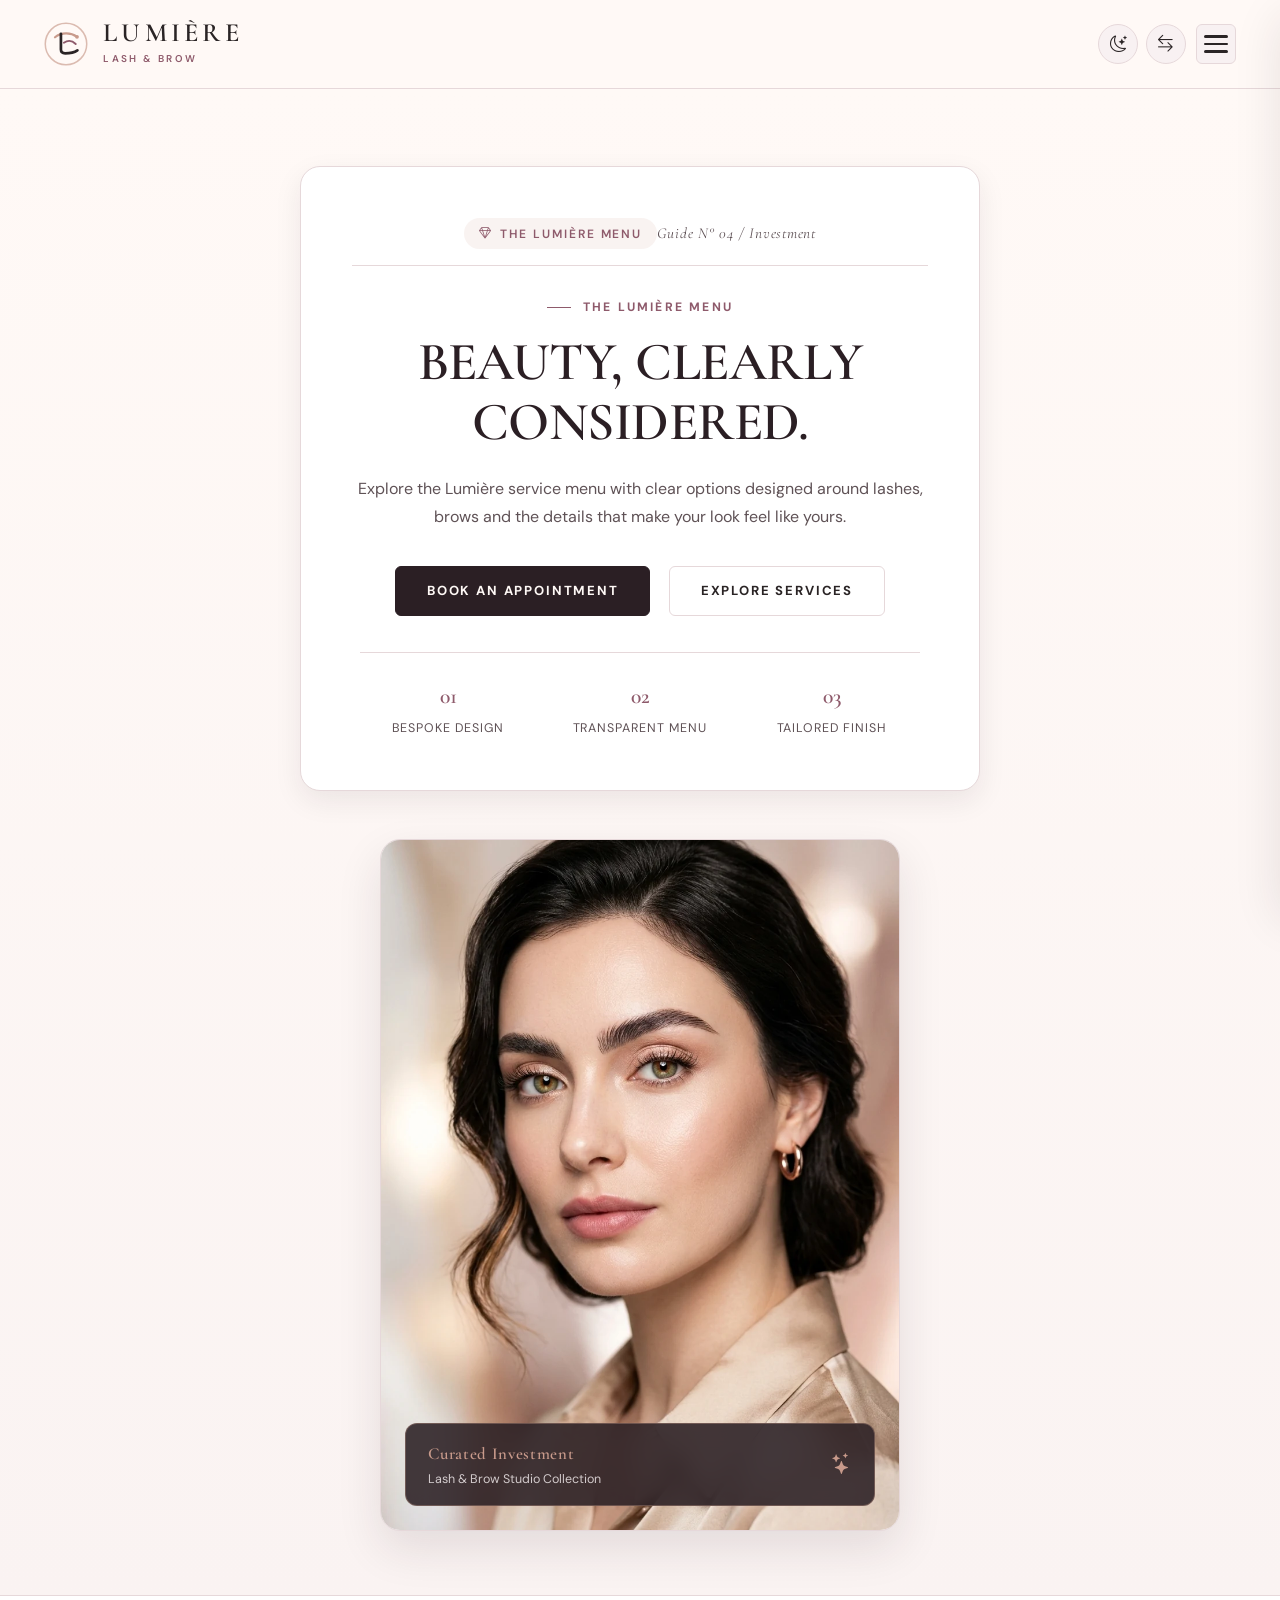
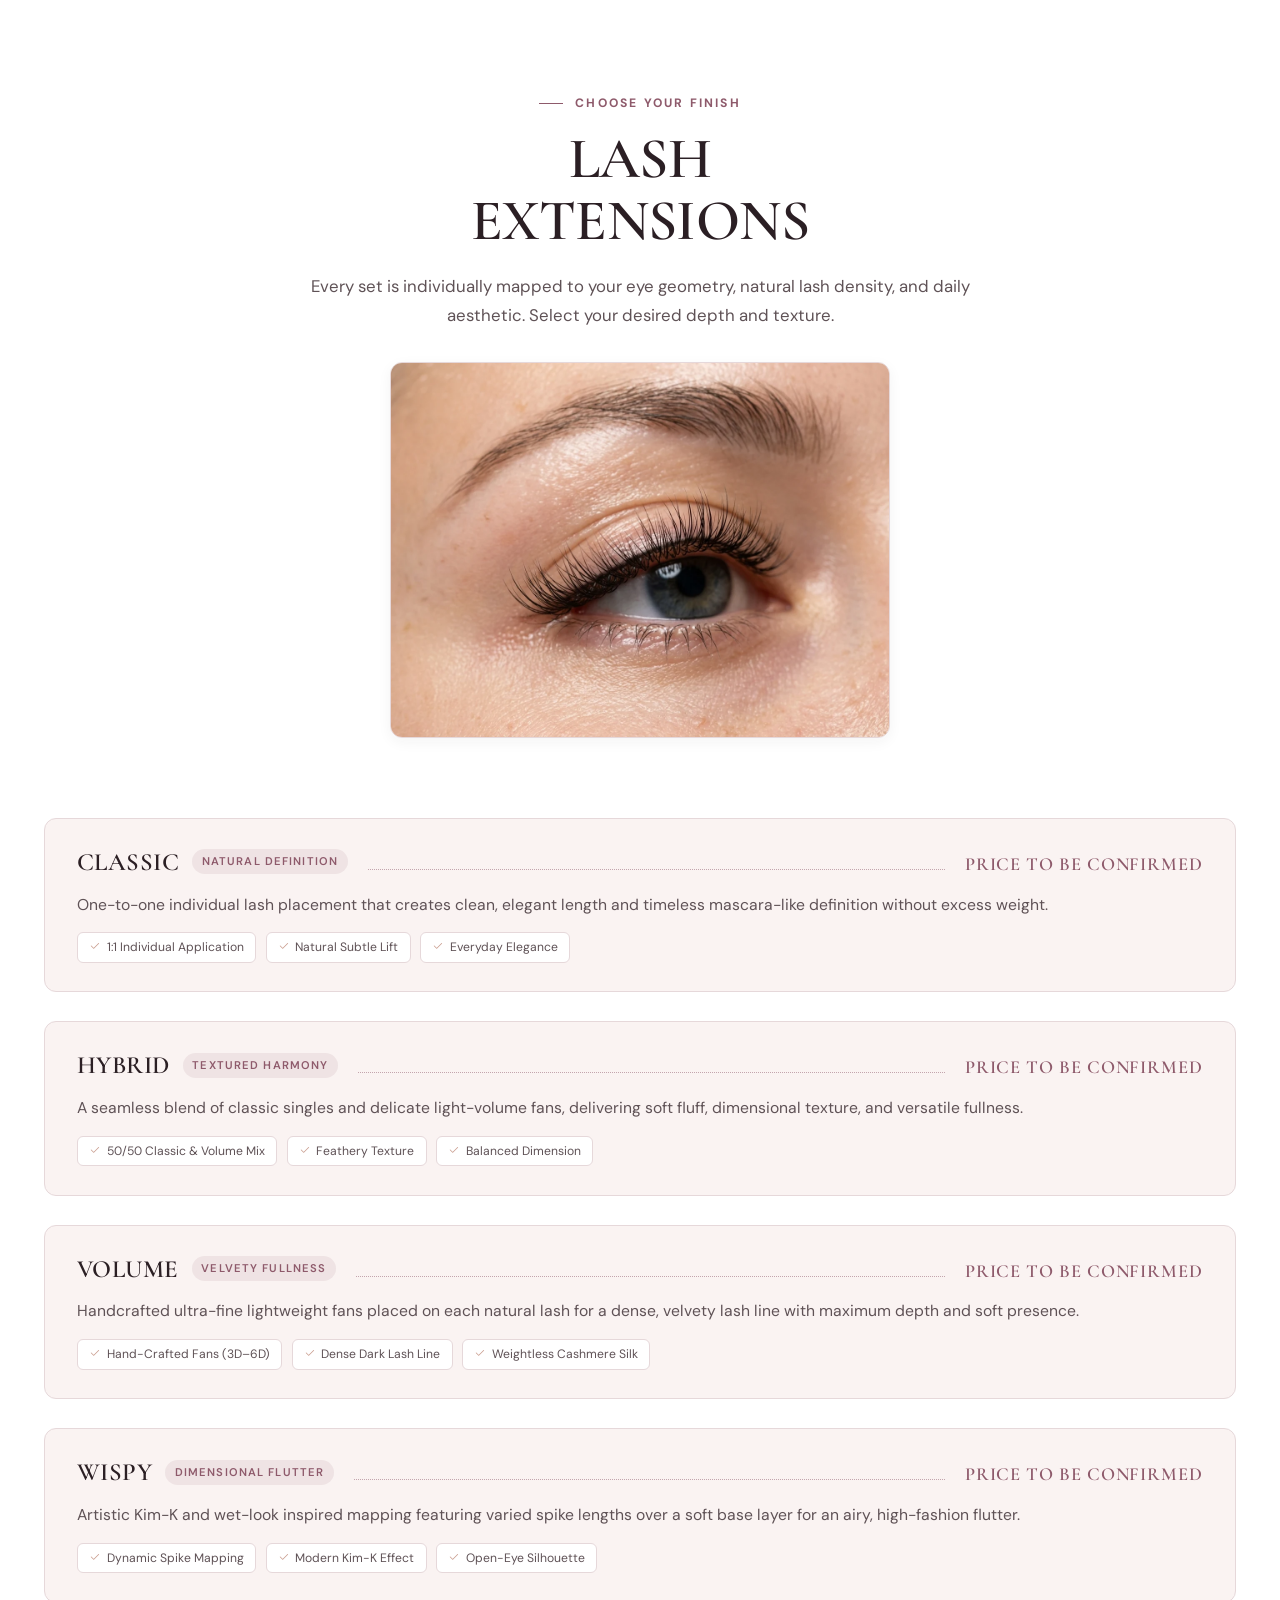
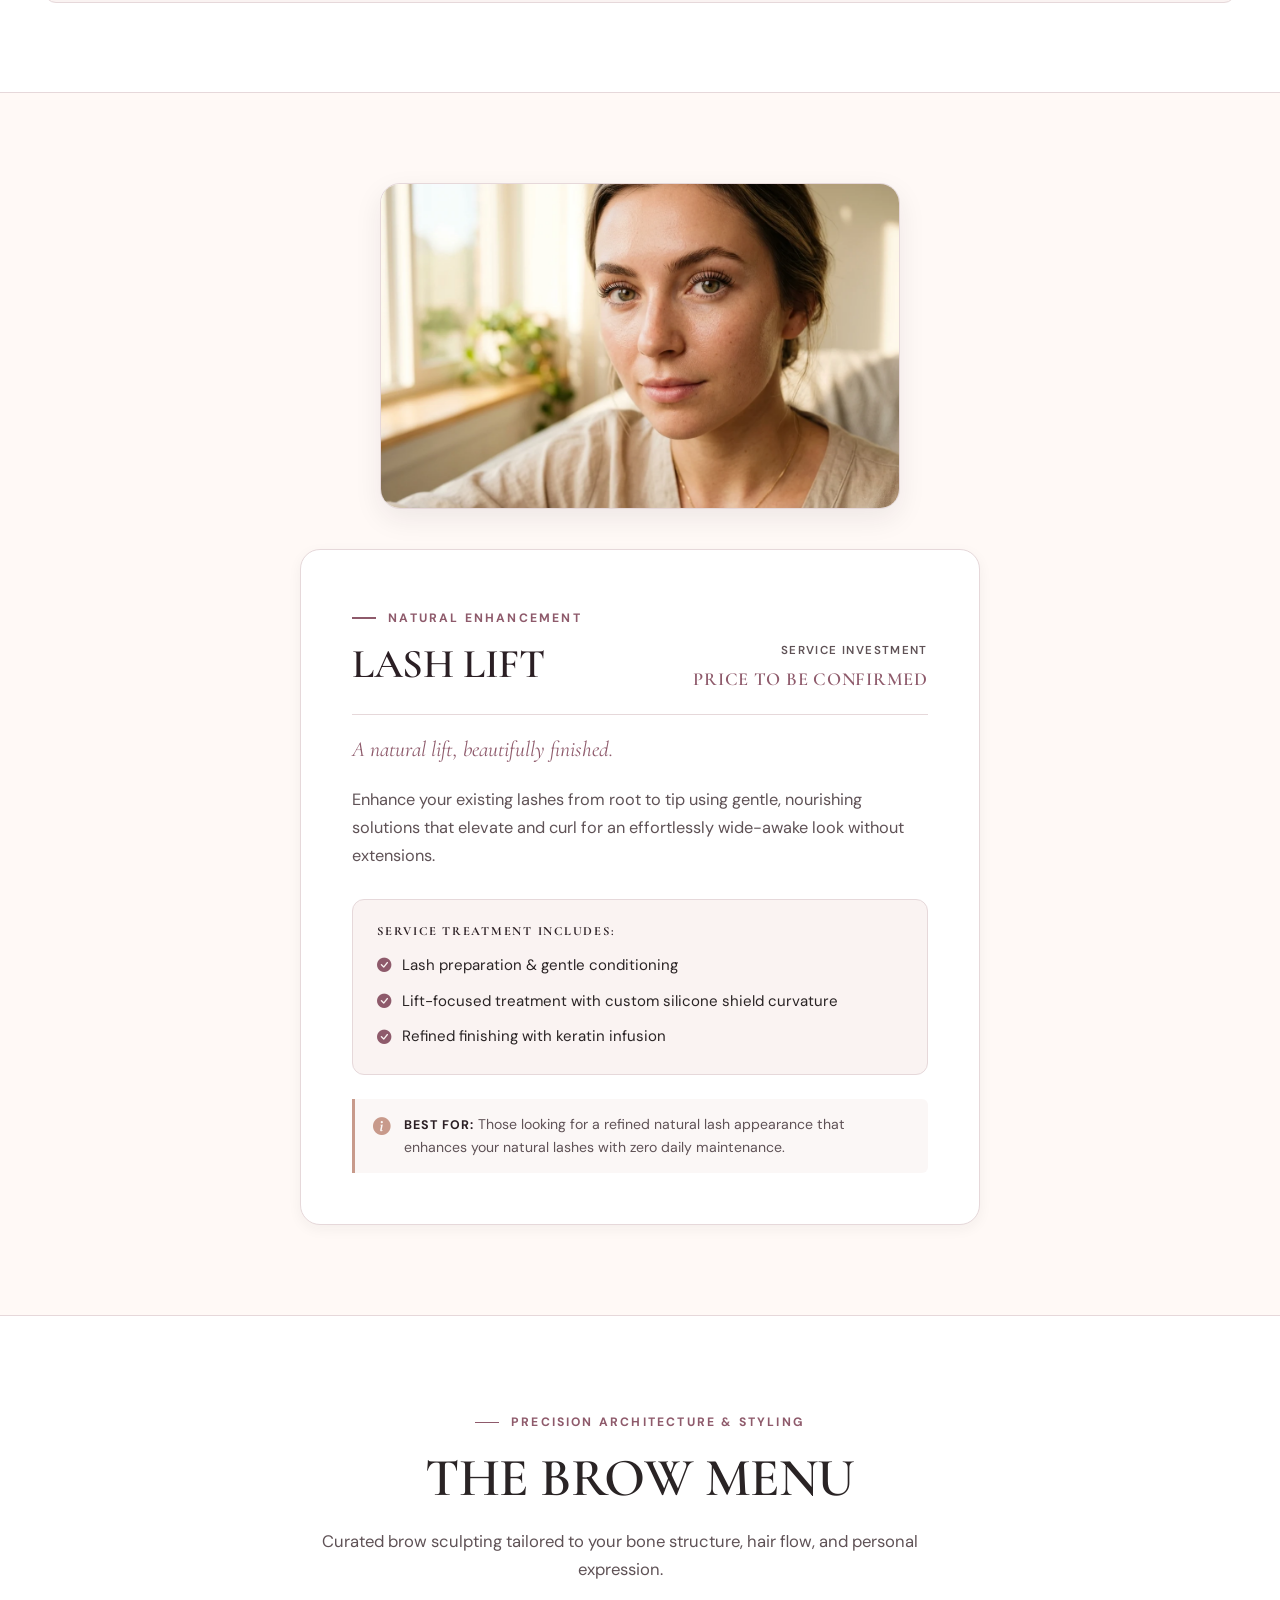
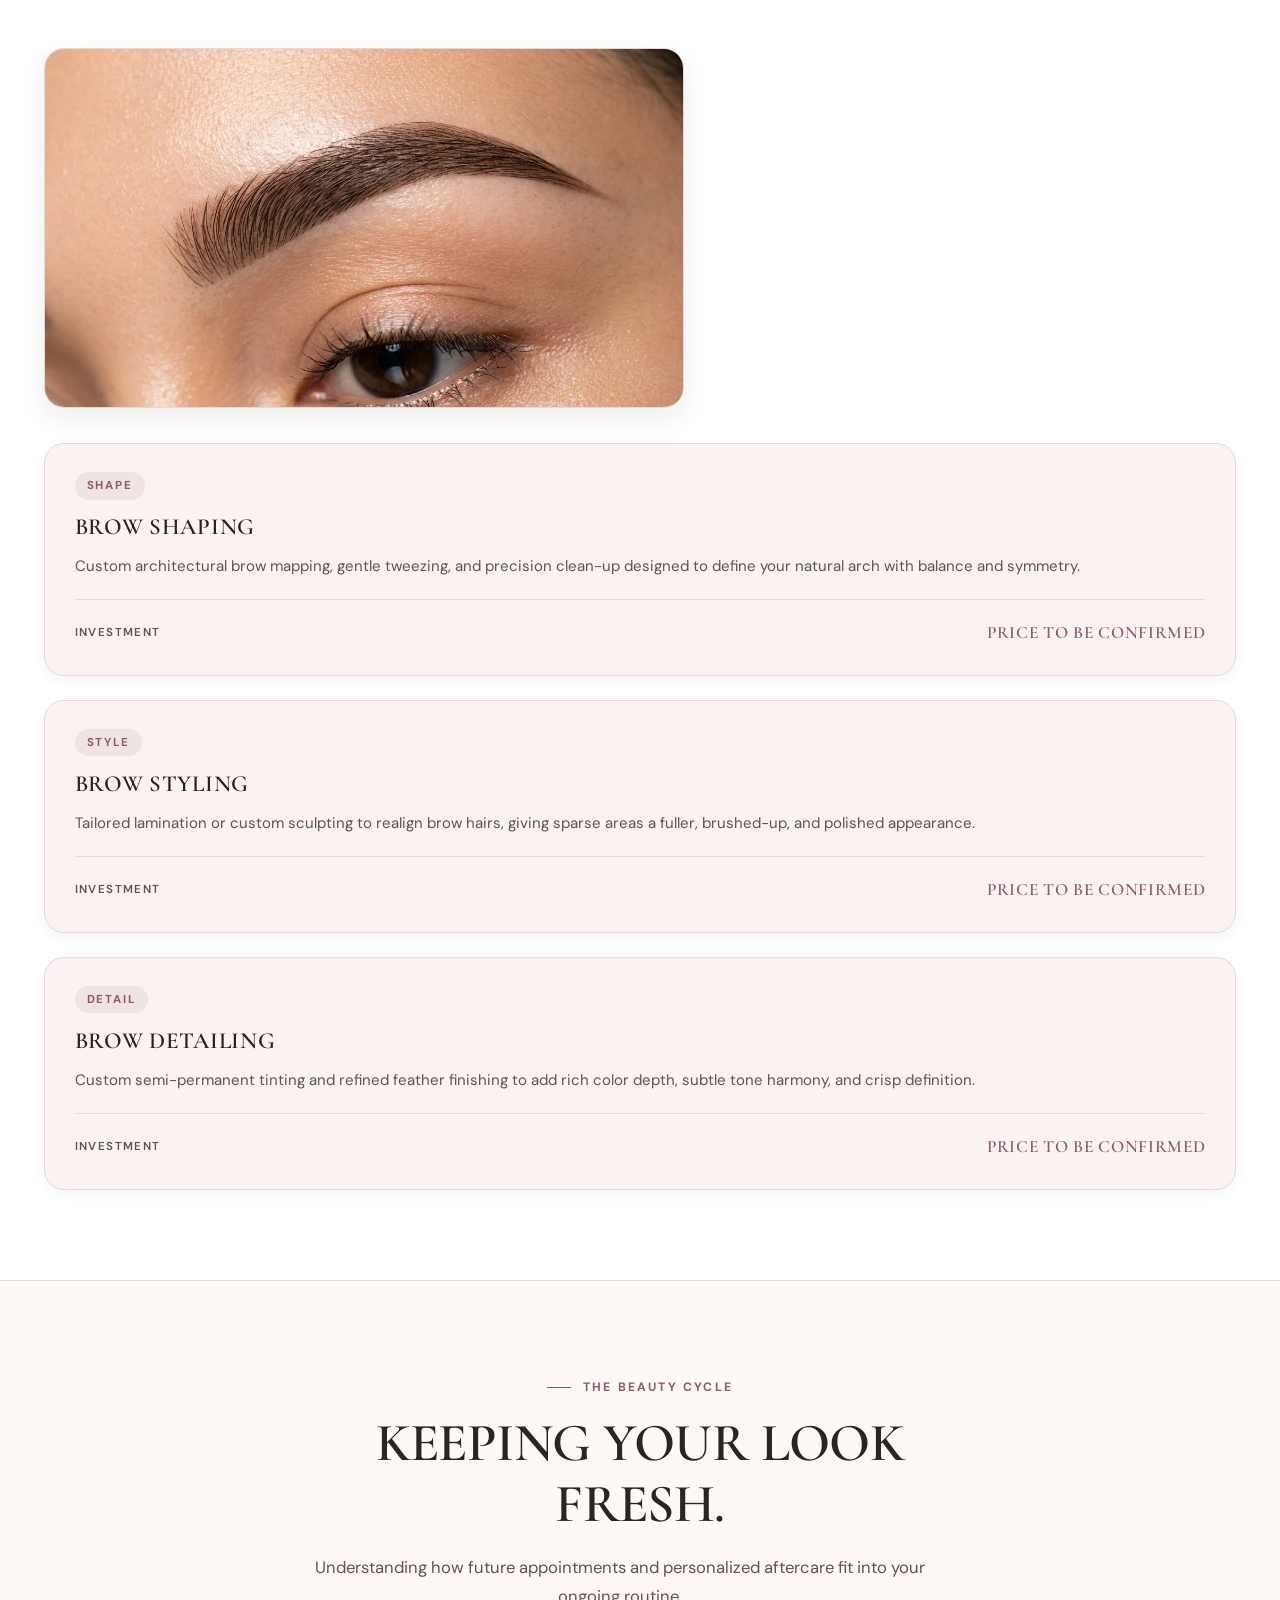
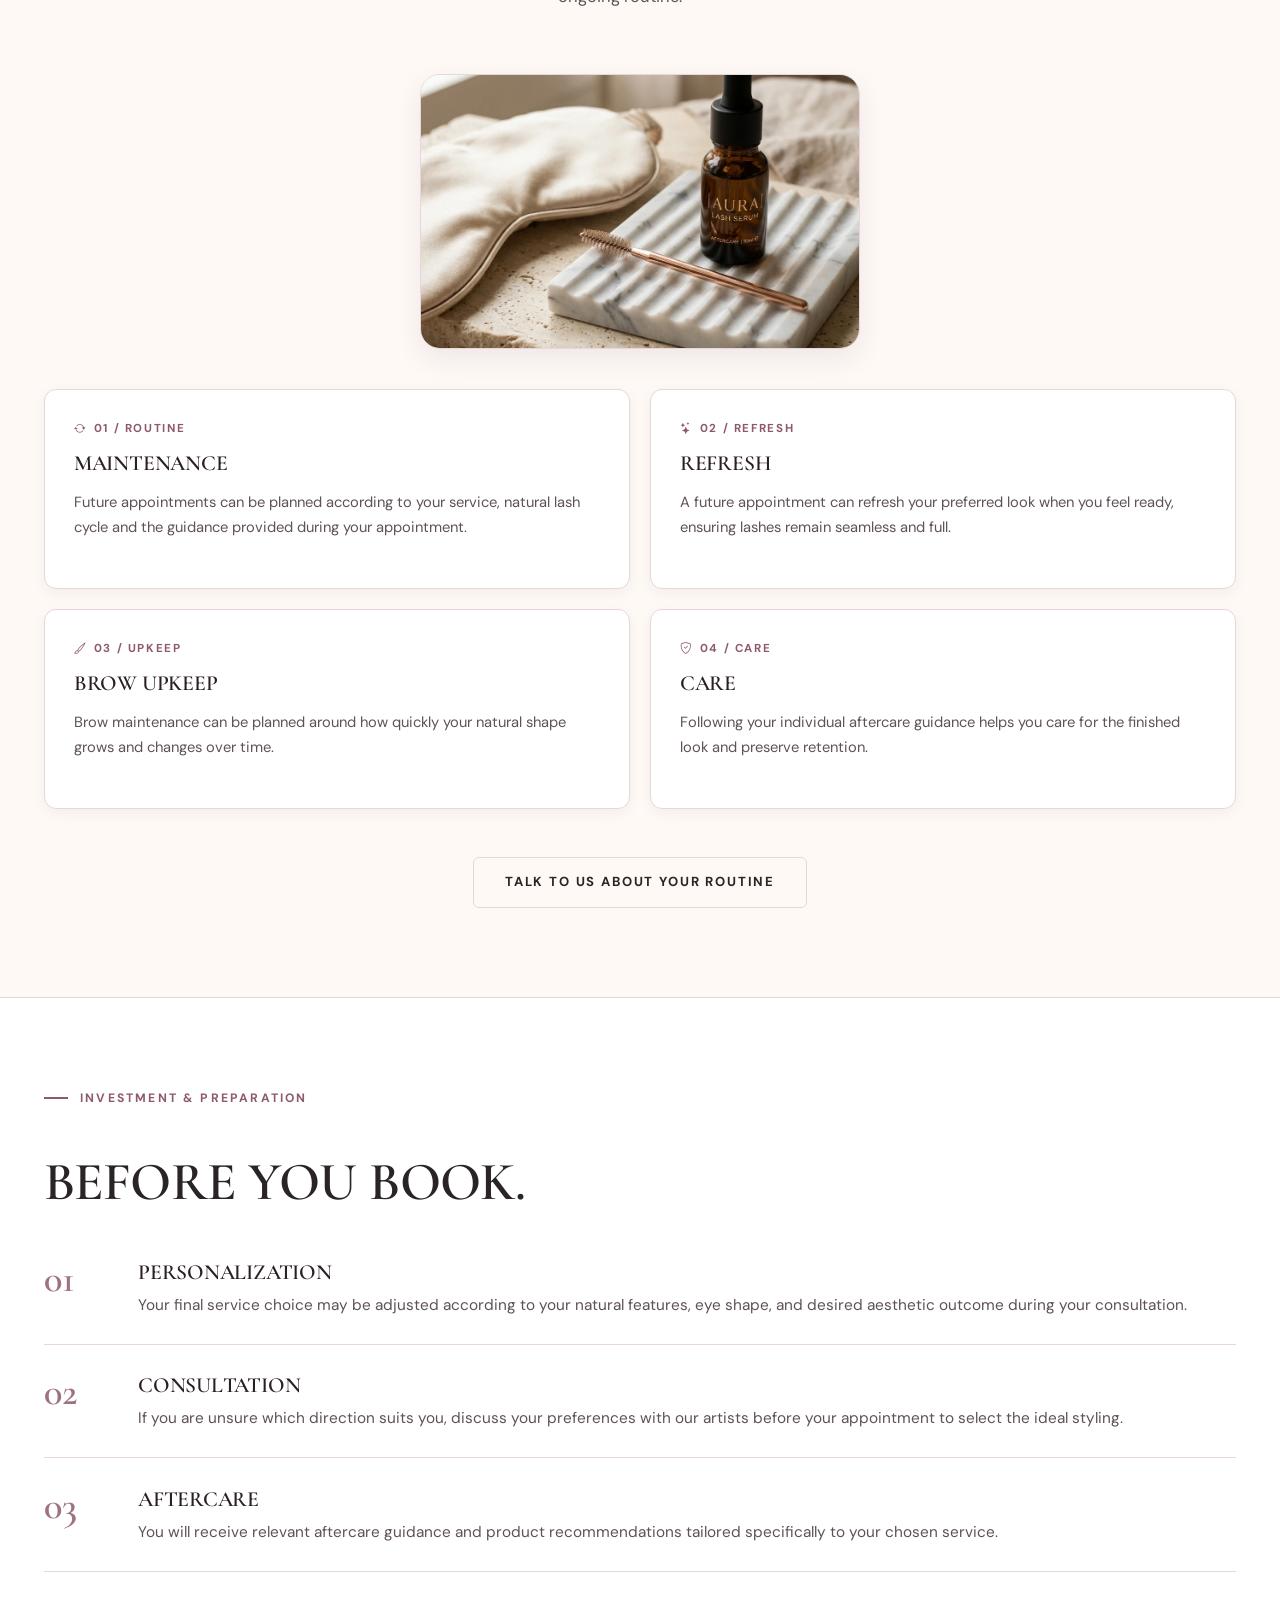
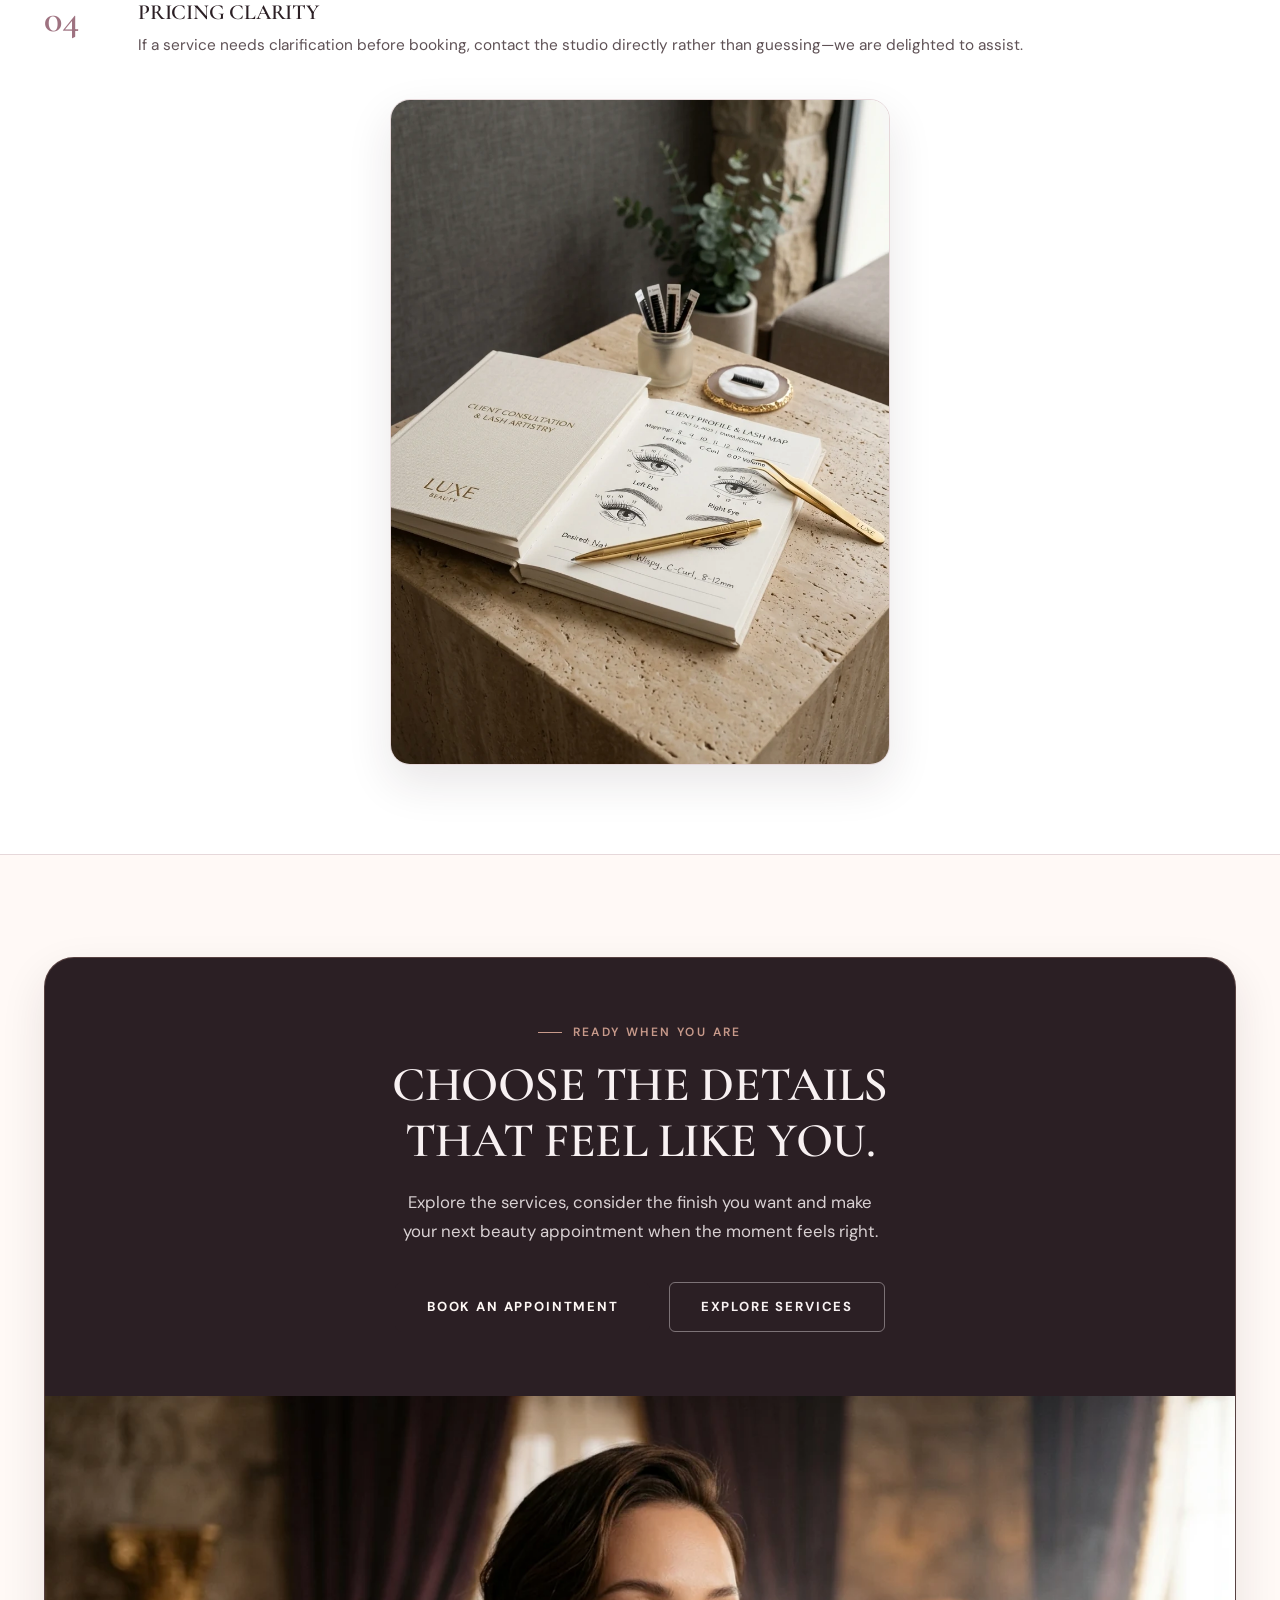
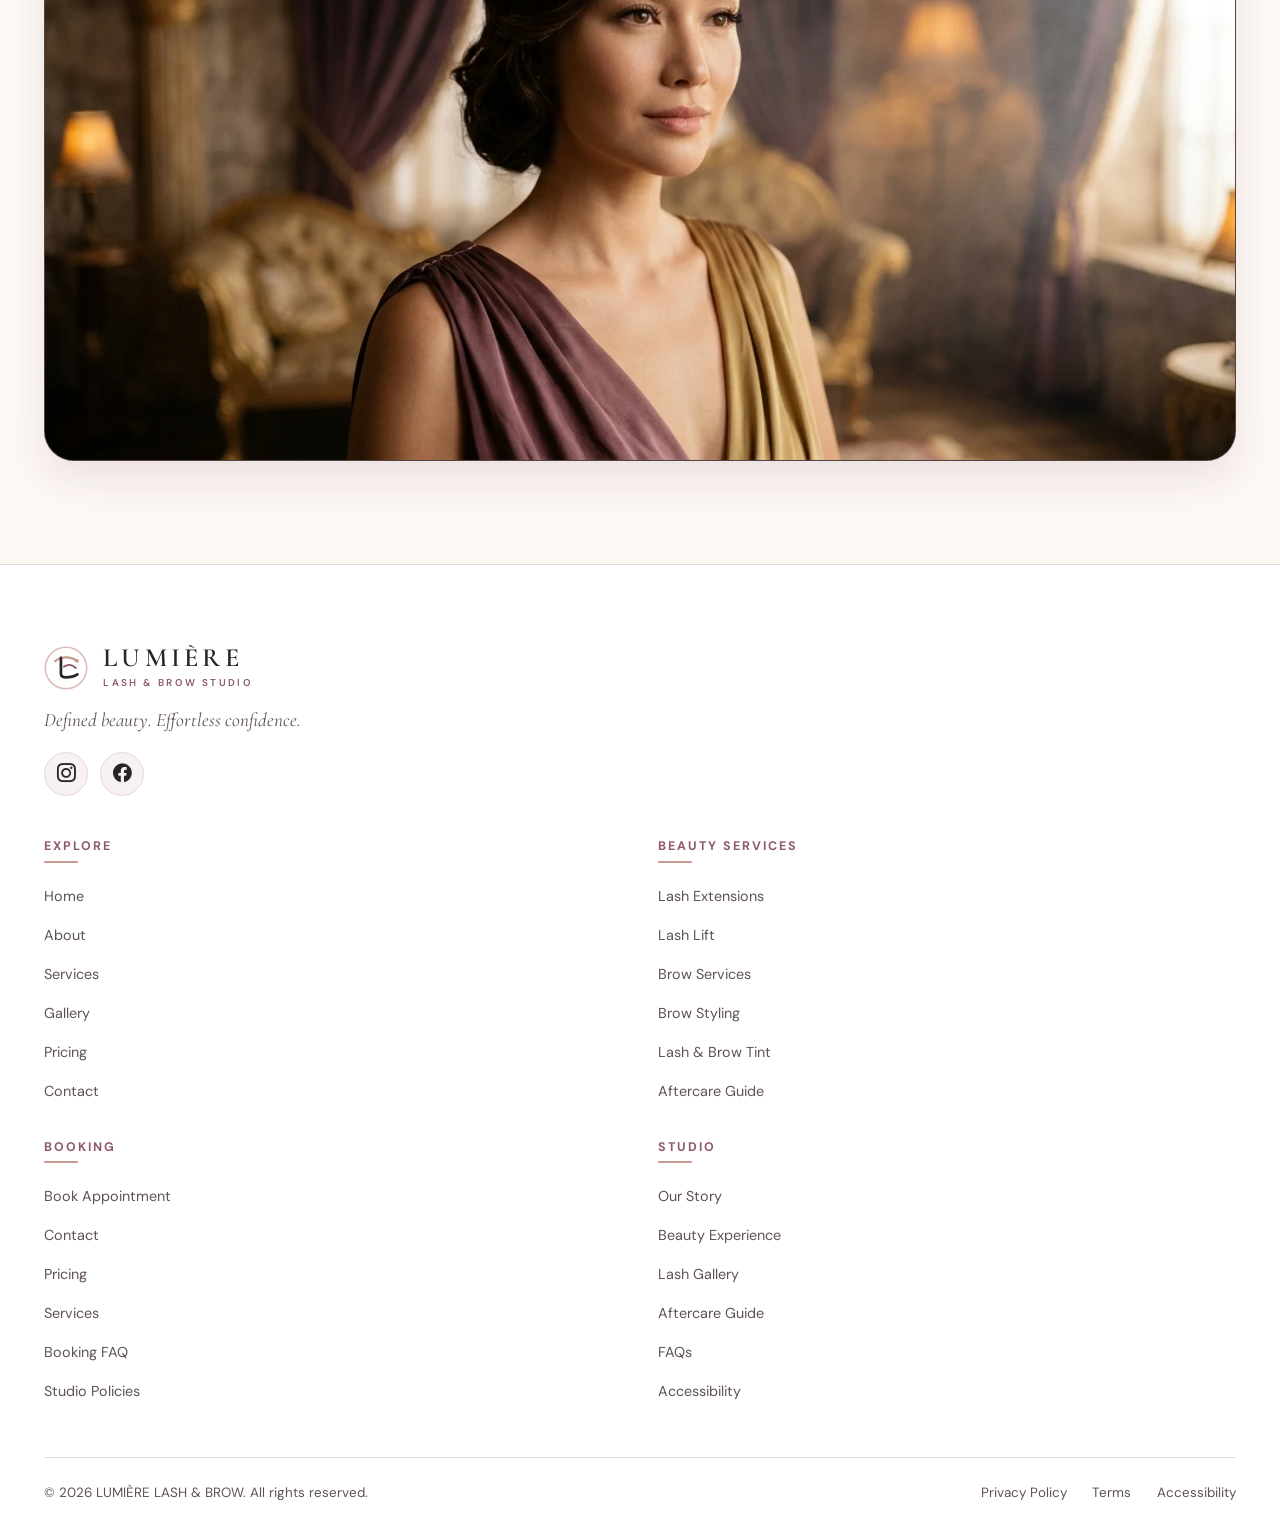
<file: pricing.html>
<!DOCTYPE html>
<html lang="en" dir="ltr" data-theme="light">
<head>
  <meta charset="UTF-8">
  <meta name="viewport" content="width=device-width, initial-scale=1.0">
  <title>Pricing &amp; Beauty Investment Menu — LUMIÈRE Lash &amp; Brow Studio</title>
  <meta name="description" content="Explore the Lumière beauty investment guide and service menu. Bespoke eyelash extensions, lash lifting, and brow styling transparently presented.">
  <link rel="icon" type="image/svg+xml" href="assets/images/favicon.svg">

  <!-- Google Fonts: Cormorant Garamond (Editorial Serif) & DM Sans (Clean Modern Sans) -->
  <link rel="preconnect" href="https://fonts.googleapis.com">
  <link rel="preconnect" href="https://fonts.gstatic.com" crossorigin>
  <link href="https://fonts.googleapis.com/css2?family=Cormorant+Garamond:ital,wght@0,500;0,600;0,700;1,500;1,600&family=DM+Sans:ital,wght@0,400;0,500;0,600;0,700;1,400;1,500&display=swap" rel="stylesheet">

  <!-- Bootstrap Icons -->
  <link rel="stylesheet" href="https://cdn.jsdelivr.net/npm/bootstrap-icons@1.11.3/font/bootstrap-icons.min.css">

  <!-- Master Stylesheet -->
  <link rel="stylesheet" href="assets/css/style.css">
</head>
<body class="page-pricing">

  <!-- ==========================================================================
       GLOBAL NAVBAR (Exact same structure & behavior across LUMIÈRE website)
       ========================================================================== -->
  <header class="site-header" id="siteHeader">
    <div class="container-lumiere">
      <nav class="navbar-lumiere" aria-label="Main Navigation">
        
        <!-- Approved LUMIÈRE Brand Monogram Logo -->
        <a href="index.html" class="navbar-brand-lumiere" aria-label="LUMIÈRE Lash &amp; Brow Homepage">
          <svg class="brand-icon" viewBox="0 0 52 52" fill="none" xmlns="http://www.w3.org/2000/svg" aria-hidden="true">
            <circle cx="26" cy="26" r="24.5" stroke="#C89A8B" stroke-width="1.8" opacity="0.65"/>
            <path d="M13 18C21 11.5 32 12.5 39 17.5" stroke="#C89A8B" stroke-width="2.6" stroke-linecap="round"/>
            <path d="M20 14V32.5C20 35.5 22 37 25 37C29.5 37 35.5 36.2 39.5 33.5" stroke="currentColor" stroke-width="3.2" stroke-linecap="round" stroke-linejoin="round"/>
            <path d="M23.5 24.5C28 21.5 33.5 22 37.5 26" stroke="#8E5A6B" stroke-width="2.2" stroke-linecap="round"/>
            <circle cx="39" cy="17.5" r="2.2" fill="#C89A8B"/>
          </svg>
          <div class="brand-text-wrap">
            <span class="brand-name">LUMIÈRE</span>
            <span class="brand-sub">Lash &amp; Brow</span>
          </div>
        </a>

        <!-- Desktop Navigation Menu (Visible ONLY on Desktop >= 1281px) -->
        <ul class="desktop-nav-menu">
          <!-- Only ONE dropdown: HOME -->
          <li class="dropdown-parent">
            <a href="index.html" class="nav-link-item" aria-haspopup="true" aria-expanded="false">
              HOME <i class="bi bi-chevron-down dropdown-chevron" aria-hidden="true"></i>
            </a>
            <ul class="dropdown-menu-custom" aria-label="Home Pages Submenu">
              <li><a href="index.html" class="dropdown-link">Home 1</a></li>
              <li><a href="home2.html" class="dropdown-link">Home 2</a></li>
            </ul>
          </li>
          <li><a href="about.html" class="nav-link-item">ABOUT</a></li>
          <li><a href="services.html" class="nav-link-item">SERVICES</a></li>
          <li><a href="gallery.html" class="nav-link-item">GALLERY</a></li>
          <li><a href="pricing.html" class="nav-link-item active" aria-current="page">PRICING</a></li>
          <li><a href="contact.html" class="nav-link-item">CONTACT</a></li>
        </ul>

        <!-- Desktop Right Actions (Visible ONLY on Desktop >= 1281px) -->
        <div class="navbar-actions">
          <button type="button" class="btn-icon" id="themeToggleDesktop" aria-label="Toggle Dark Mode" title="Toggle Theme">
            <i class="bi bi-moon-stars" aria-hidden="true"></i>
          </button>
          <button type="button" class="btn-icon" id="rtlToggleDesktop" aria-label="Toggle RTL/LTR" title="Toggle Text Direction">
            <i class="bi bi-arrow-left-right" aria-hidden="true"></i>
          </button>
          <a href="contact.html#booking" class="btn-lumiere btn-primary-custom">
            BOOK AN APPOINTMENT
          </a>
        </div>

        <!-- Hamburger Trigger (Visible ONLY on Mobile & Tablet <= 1280px) -->
        <button type="button" class="btn-hamburger" id="btnHamburger" aria-label="Open Navigation Menu" aria-expanded="false" aria-controls="mobileDrawer">
          <span class="hamburger-line"></span>
          <span class="hamburger-line"></span>
          <span class="hamburger-line"></span>
        </button>

      </nav>
    </div>
  </header>

  <!-- ==========================================================================
       MOBILE & TABLET SLIDE-OUT DRAWER MENU (<= 1280px)
       ========================================================================== -->
  <div class="drawer-backdrop" id="drawerBackdrop" tabindex="-1" aria-hidden="true"></div>
  <aside class="mobile-drawer" id="mobileDrawer" role="dialog" aria-modal="true" aria-label="Mobile Navigation Menu">
    
    <div class="drawer-header">
      <a href="index.html" class="navbar-brand-lumiere">
        <svg class="brand-icon" viewBox="0 0 52 52" fill="none" xmlns="http://www.w3.org/2000/svg" aria-hidden="true">
          <circle cx="26" cy="26" r="24.5" stroke="#C89A8B" stroke-width="1.8" opacity="0.65"/>
          <path d="M13 18C21 11.5 32 12.5 39 17.5" stroke="#C89A8B" stroke-width="2.6" stroke-linecap="round"/>
          <path d="M20 14V32.5C20 35.5 22 37 25 37C29.5 37 35.5 36.2 39.5 33.5" stroke="currentColor" stroke-width="3.2" stroke-linecap="round" stroke-linejoin="round"/>
          <path d="M23.5 24.5C28 21.5 33.5 22 37.5 26" stroke="#8E5A6B" stroke-width="2.2" stroke-linecap="round"/>
          <circle cx="39" cy="17.5" r="2.2" fill="#C89A8B"/>
        </svg>
        <div class="brand-text-wrap">
          <span class="brand-name">LUMIÈRE</span>
          <span class="brand-sub">Lash &amp; Brow</span>
        </div>
      </a>
      <button type="button" class="btn-drawer-close" id="btnDrawerClose" aria-label="Close Navigation Menu">
        <i class="bi bi-x-lg" aria-hidden="true"></i>
      </button>
    </div>

    <div class="drawer-body">
      <ul class="drawer-menu">
        <!-- Home Accordion -->
        <li>
          <button type="button" class="drawer-accordion-btn" id="drawerHomeAccordionBtn" aria-expanded="false">
            <span>HOME</span>
            <i class="bi bi-chevron-down" aria-hidden="true"></i>
          </button>
          <ul class="drawer-accordion-content" id="drawerHomeAccordionContent">
            <li><a href="index.html" class="drawer-sublink">Home 1</a></li>
            <li><a href="home2.html" class="drawer-sublink">Home 2</a></li>
          </ul>
        </li>
        <li><a href="about.html" class="drawer-link">ABOUT</a></li>
        <li><a href="services.html" class="drawer-link">SERVICES</a></li>
        <li><a href="gallery.html" class="drawer-link">GALLERY</a></li>
        <li><a href="pricing.html" class="drawer-link active">PRICING</a></li>
        <li><a href="contact.html" class="drawer-link">CONTACT</a></li>
      </ul>

      <div class="drawer-divider"></div>

      <!-- Drawer Controls -->
      <div class="drawer-controls">
        <button type="button" class="drawer-toggle-btn" id="themeToggleMobile">
          <span class="toggle-label">Dark Mode</span>
          <i class="bi bi-moon-stars" aria-hidden="true"></i>
        </button>
        <button type="button" class="drawer-toggle-btn" id="rtlToggleMobile">
          <span class="toggle-label">RTL View</span>
          <i class="bi bi-arrow-left-right" aria-hidden="true"></i>
        </button>
        <a href="contact.html#booking" class="btn-lumiere btn-primary-custom drawer-booking-btn">
          BOOK AN APPOINTMENT
        </a>
      </div>
    </div>

  </aside>

  <main id="mainContent">

    <!-- ==========================================================================
         SECTION 1 — PRICING INTRO (The Lumière Menu Cover Composition)
         ========================================================================== -->
    <section class="pricing-intro-section" id="pricing-intro" aria-labelledby="pricingIntroTitle">
      <div class="container-lumiere">
        
        <div class="pricing-intro-grid">
          
          <!-- Left: Editorial Menu Presentation Cover -->
          <div class="pricing-menu-cover">
            
            <div class="menu-cover-badge-row">
              <span class="menu-edition-pill">
                <i class="bi bi-gem" aria-hidden="true"></i> The Lumière Menu
              </span>
              <span class="menu-doc-number">Guide N&deg; 04 / Investment</span>
            </div>

            <div class="section-eyebrow">
              <span class="eyebrow-line" aria-hidden="true"></span>
              <span>THE LUMIÈRE MENU</span>
            </div>

            <h1 class="pricing-intro-title" id="pricingIntroTitle">
              BEAUTY, CLEARLY<br>CONSIDERED.
            </h1>

            <p class="pricing-intro-lead">
              Explore the Lumière service menu with clear options designed around lashes, brows and the details that make your look feel like yours.
            </p>

            <div class="pricing-intro-actions">
              <a href="contact.html#booking" class="btn-lumiere btn-primary-custom">
                BOOK AN APPOINTMENT
              </a>
              <a href="services.html" class="btn-lumiere btn-secondary-custom">
                EXPLORE SERVICES
              </a>
            </div>

            <div class="pricing-intro-meta-bar">
              <div class="intro-meta-item">
                <span class="intro-meta-num">01</span>
                <span class="intro-meta-label">Bespoke Design</span>
              </div>
              <div class="intro-meta-item">
                <span class="intro-meta-num">02</span>
                <span class="intro-meta-label">Transparent Menu</span>
              </div>
              <div class="intro-meta-item">
                <span class="intro-meta-num">03</span>
                <span class="intro-meta-label">Tailored Finish</span>
              </div>
            </div>

          </div>

          <!-- Right: Vertical Editorial Beauty Portrait -->
          <div class="pricing-intro-media">
            <div class="pricing-intro-frame">
              <picture>
                <source srcset="assets/images/pricing/pricing-intro.webp" type="image/webp">
                <img src="assets/images/pricing/pricing-intro.jpg" 
                     alt="Editorial portrait showcasing refined natural lash extensions and sculpted brow architecture" 
                     class="pricing-intro-img" 
                     width="1200" 
                     height="1600" 
                     fetchpriority="high" 
                     loading="eager">
              </picture>
              <div class="pricing-intro-floating-tag">
                <div>
                  <div class="floating-tag-title">Curated Investment</div>
                  <div class="floating-tag-sub">Lash &amp; Brow Studio Collection</div>
                </div>
                <i class="bi bi-stars" style="color: var(--color-rose-gold); font-size: 1.3rem;" aria-hidden="true"></i>
              </div>
            </div>
          </div>

        </div>

      </div>
    </section>


    <!-- ==========================================================================
         SECTION 2 — LASH EXTENSION MENU (lash-pricing)
         ========================================================================== -->
    <section class="lash-pricing-section" id="lash-pricing" aria-labelledby="lashPricingTitle">
      <div class="container-lumiere">
        
        <div class="lash-pricing-grid">
          
          <!-- Left: Sticky Editorial Header & Visual -->
          <div class="lash-pricing-sidebar">
            <div class="section-eyebrow">
              <span class="eyebrow-line" aria-hidden="true"></span>
              <span>CHOOSE YOUR FINISH</span>
            </div>
            
            <h2 class="lash-vertical-title" id="lashPricingTitle">
              LASH<br>EXTENSIONS
            </h2>
            
            <p class="lash-sidebar-desc">
              Every set is individually mapped to your eye geometry, natural lash density, and daily aesthetic. Select your desired depth and texture.
            </p>

            <div class="lash-sidebar-visual">
              <picture>
                <source srcset="assets/images/pricing/pricing-lashes.webp" type="image/webp">
                <img src="assets/images/pricing/pricing-lashes.jpg" 
                     alt="Macro close-up of individually placed bespoke silk eyelash extensions" 
                     class="lash-sidebar-img" 
                     width="1400" 
                     height="1050" 
                     loading="lazy">
              </picture>
            </div>
          </div>

          <!-- Right: Refined Dotted Price Menu List -->
          <div class="lash-menu-list" role="list">
            
            <!-- Item 1: CLASSIC -->
            <article class="lash-menu-row" role="listitem">
              <div class="lash-menu-header-line">
                <div class="lash-menu-name-wrap">
                  <h3 class="lash-menu-name">CLASSIC</h3>
                  <span class="lash-menu-tag">Natural Definition</span>
                </div>
                <span class="lash-menu-leader" aria-hidden="true"></span>
                <span class="lash-menu-price-val">PRICE TO BE CONFIRMED</span>
              </div>
              <p class="lash-menu-desc">
                One-to-one individual lash placement that creates clean, elegant length and timeless mascara-like definition without excess weight.
              </p>
              <div class="lash-menu-attributes">
                <span class="lash-attr-pill"><i class="bi bi-check2"></i> 1:1 Individual Application</span>
                <span class="lash-attr-pill"><i class="bi bi-check2"></i> Natural Subtle Lift</span>
                <span class="lash-attr-pill"><i class="bi bi-check2"></i> Everyday Elegance</span>
              </div>
            </article>

            <!-- Item 2: HYBRID -->
            <article class="lash-menu-row" role="listitem">
              <div class="lash-menu-header-line">
                <div class="lash-menu-name-wrap">
                  <h3 class="lash-menu-name">HYBRID</h3>
                  <span class="lash-menu-tag">Textured Harmony</span>
                </div>
                <span class="lash-menu-leader" aria-hidden="true"></span>
                <span class="lash-menu-price-val">PRICE TO BE CONFIRMED</span>
              </div>
              <p class="lash-menu-desc">
                A seamless blend of classic singles and delicate light-volume fans, delivering soft fluff, dimensional texture, and versatile fullness.
              </p>
              <div class="lash-menu-attributes">
                <span class="lash-attr-pill"><i class="bi bi-check2"></i> 50/50 Classic &amp; Volume Mix</span>
                <span class="lash-attr-pill"><i class="bi bi-check2"></i> Feathery Texture</span>
                <span class="lash-attr-pill"><i class="bi bi-check2"></i> Balanced Dimension</span>
              </div>
            </article>

            <!-- Item 3: VOLUME -->
            <article class="lash-menu-row" role="listitem">
              <div class="lash-menu-header-line">
                <div class="lash-menu-name-wrap">
                  <h3 class="lash-menu-name">VOLUME</h3>
                  <span class="lash-menu-tag">Velvety Fullness</span>
                </div>
                <span class="lash-menu-leader" aria-hidden="true"></span>
                <span class="lash-menu-price-val">PRICE TO BE CONFIRMED</span>
              </div>
              <p class="lash-menu-desc">
                Handcrafted ultra-fine lightweight fans placed on each natural lash for a dense, velvety lash line with maximum depth and soft presence.
              </p>
              <div class="lash-menu-attributes">
                <span class="lash-attr-pill"><i class="bi bi-check2"></i> Hand-Crafted Fans (3D–6D)</span>
                <span class="lash-attr-pill"><i class="bi bi-check2"></i> Dense Dark Lash Line</span>
                <span class="lash-attr-pill"><i class="bi bi-check2"></i> Weightless Cashmere Silk</span>
              </div>
            </article>

            <!-- Item 4: WISPY -->
            <article class="lash-menu-row" role="listitem">
              <div class="lash-menu-header-line">
                <div class="lash-menu-name-wrap">
                  <h3 class="lash-menu-name">WISPY</h3>
                  <span class="lash-menu-tag">Dimensional Flutter</span>
                </div>
                <span class="lash-menu-leader" aria-hidden="true"></span>
                <span class="lash-menu-price-val">PRICE TO BE CONFIRMED</span>
              </div>
              <p class="lash-menu-desc">
                Artistic Kim-K and wet-look inspired mapping featuring varied spike lengths over a soft base layer for an airy, high-fashion flutter.
              </p>
              <div class="lash-menu-attributes">
                <span class="lash-attr-pill"><i class="bi bi-check2"></i> Dynamic Spike Mapping</span>
                <span class="lash-attr-pill"><i class="bi bi-check2"></i> Modern Kim-K Effect</span>
                <span class="lash-attr-pill"><i class="bi bi-check2"></i> Open-Eye Silhouette</span>
              </div>
            </article>

          </div>

        </div>

      </div>
    </section>


    <!-- ==========================================================================
         SECTION 3 — LASH LIFT MENU (lash-lift-pricing)
         ========================================================================== -->
    <section class="lash-lift-pricing-section" id="lash-lift-pricing" aria-labelledby="lashLiftPricingTitle">
      <div class="container-lumiere">
        
        <div class="lift-pricing-grid">
          
          <!-- Left: Large Horizontal Editorial Image -->
          <div class="lift-pricing-media">
            <div class="lift-media-frame">
              <picture>
                <source srcset="assets/images/pricing/pricing-lift.webp" type="image/webp">
                <img src="assets/images/pricing/pricing-lift.jpg" 
                     alt="Natural lash lift curvature treatment portrait showcasing gentle eye enhancement" 
                     class="lift-media-img" 
                     width="1600" 
                     height="900" 
                     loading="lazy">
              </picture>
            </div>
          </div>

          <!-- Right: Focused Specification & Pricing Panel -->
          <div class="lift-spec-card">
            
            <div class="section-eyebrow" style="margin-bottom: 0.8rem;">
              <span class="eyebrow-line" aria-hidden="true"></span>
              <span>NATURAL ENHANCEMENT</span>
            </div>

            <div class="lift-service-header-row">
              <h2 class="lift-service-name" id="lashLiftPricingTitle">LASH LIFT</h2>
              <div class="lift-price-badge">
                <span class="price-label">Service Investment</span>
                <span class="price-figure">PRICE TO BE CONFIRMED</span>
              </div>
            </div>

            <div class="lift-spec-headline">
              A natural lift, beautifully finished.
            </div>

            <p class="lift-spec-desc">
              Enhance your existing lashes from root to tip using gentle, nourishing solutions that elevate and curl for an effortlessly wide-awake look without extensions.
            </p>

            <div class="lift-includes-box">
              <h3 class="lift-includes-title">Service Treatment Includes:</h3>
              <ul class="lift-includes-list">
                <li><i class="bi bi-check-circle-fill" aria-hidden="true"></i> Lash preparation &amp; gentle conditioning</li>
                <li><i class="bi bi-check-circle-fill" aria-hidden="true"></i> Lift-focused treatment with custom silicone shield curvature</li>
                <li><i class="bi bi-check-circle-fill" aria-hidden="true"></i> Refined finishing with keratin infusion</li>
              </ul>
            </div>

            <div class="lift-best-for-note">
              <i class="bi bi-info-circle-fill" style="color: var(--color-rose-gold); font-size: 1.1rem; flex-shrink: 0;" aria-hidden="true"></i>
              <div>
                <strong>Best For:</strong> Those looking for a refined natural lash appearance that enhances your natural lashes with zero daily maintenance.
              </div>
            </div>

          </div>

        </div>

      </div>
    </section>


    <!-- ==========================================================================
         SECTION 4 — THE BROW MENU (brow-pricing)
         ========================================================================== -->
    <section class="brow-pricing-section" id="brow-pricing" aria-labelledby="browPricingTitle">
      <div class="container-lumiere">
        
        <div class="brow-pricing-header">
          <div class="section-eyebrow">
            <span class="eyebrow-line" aria-hidden="true"></span>
            <span>PRECISION ARCHITECTURE &amp; STYLING</span>
          </div>
          <h2 class="section-title" id="browPricingTitle">THE BROW MENU</h2>
          <p class="section-lead">
            Curated brow sculpting tailored to your bone structure, hair flow, and personal expression.
          </p>
        </div>

        <!-- Large Brow Photograph Banner -->
        <div class="brow-hero-banner">
          <picture>
            <source srcset="assets/images/pricing/pricing-brow.webp" type="image/webp">
            <img src="assets/images/pricing/pricing-brow.jpg" 
                 alt="Precision groomed brow architecture showcasing natural feathered strokes and clean lines" 
                 class="brow-hero-banner-img" 
                 width="1400" 
                 height="1050" 
                 loading="lazy">
          </picture>
        </div>

        <!-- 3 Clean Typography-Led Brow Cards -->
        <div class="brow-menu-grid">
          
          <!-- Brow 1: SHAPING -->
          <article class="brow-menu-card">
            <div class="brow-card-top">
              <span class="brow-card-tag">SHAPE</span>
              <h3 class="brow-card-title">BROW SHAPING</h3>
              <p class="brow-card-desc">
                Custom architectural brow mapping, gentle tweezing, and precision clean-up designed to define your natural arch with balance and symmetry.
              </p>
            </div>
            <div class="brow-card-bottom">
              <span class="brow-card-label">Investment</span>
              <span class="brow-card-price">PRICE TO BE CONFIRMED</span>
            </div>
          </article>

          <!-- Brow 2: STYLING -->
          <article class="brow-menu-card">
            <div class="brow-card-top">
              <span class="brow-card-tag">STYLE</span>
              <h3 class="brow-card-title">BROW STYLING</h3>
              <p class="brow-card-desc">
                Tailored lamination or custom sculpting to realign brow hairs, giving sparse areas a fuller, brushed-up, and polished appearance.
              </p>
            </div>
            <div class="brow-card-bottom">
              <span class="brow-card-label">Investment</span>
              <span class="brow-card-price">PRICE TO BE CONFIRMED</span>
            </div>
          </article>

          <!-- Brow 3: DETAILING -->
          <article class="brow-menu-card">
            <div class="brow-card-top">
              <span class="brow-card-tag">DETAIL</span>
              <h3 class="brow-card-title">BROW DETAILING</h3>
              <p class="brow-card-desc">
                Custom semi-permanent tinting and refined feather finishing to add rich color depth, subtle tone harmony, and crisp definition.
              </p>
            </div>
            <div class="brow-card-bottom">
              <span class="brow-card-label">Investment</span>
              <span class="brow-card-price">PRICE TO BE CONFIRMED</span>
            </div>
          </article>

        </div>

      </div>
    </section>


    <!-- ==========================================================================
         SECTION 5 — THE MAINTENANCE GUIDE (maintenance)
         ========================================================================== -->
    <section class="maintenance-section" id="maintenance" aria-labelledby="maintenanceTitle">
      <div class="container-lumiere">
        
        <div class="maintenance-header">
          <div class="section-eyebrow">
            <span class="eyebrow-line" aria-hidden="true"></span>
            <span>THE BEAUTY CYCLE</span>
          </div>
          <h2 class="section-title" id="maintenanceTitle">KEEPING YOUR LOOK FRESH.</h2>
          <p class="section-lead">
            Understanding how future appointments and personalized aftercare fit into your ongoing routine.
          </p>
        </div>

        <div class="maintenance-cycle-container">
          
          <!-- Left: Beauty Cycle Still Life Visual -->
          <div class="maintenance-visual-wrap">
            <picture>
              <source srcset="assets/images/pricing/pricing-maintenance.webp" type="image/webp">
              <img src="assets/images/pricing/pricing-maintenance.jpg" 
                   alt="Lash and brow beauty routine care objects and soft textures" 
                   class="maintenance-visual-img" 
                   width="1200" 
                   height="1200" 
                   loading="lazy">
            </picture>
          </div>

          <!-- Right: 4 Cycle Quadrants -->
          <div class="cycle-grid">
            
            <!-- Stage 1: MAINTENANCE -->
            <article class="cycle-card">
              <div class="cycle-card-step-badge">
                <i class="bi bi-arrow-repeat" aria-hidden="true"></i> 01 / Routine
              </div>
              <h3 class="cycle-card-title">MAINTENANCE</h3>
              <p class="cycle-card-text">
                Future appointments can be planned according to your service, natural lash cycle and the guidance provided during your appointment.
              </p>
            </article>

            <!-- Stage 2: REFRESH -->
            <article class="cycle-card">
              <div class="cycle-card-step-badge">
                <i class="bi bi-stars" aria-hidden="true"></i> 02 / Refresh
              </div>
              <h3 class="cycle-card-title">REFRESH</h3>
              <p class="cycle-card-text">
                A future appointment can refresh your preferred look when you feel ready, ensuring lashes remain seamless and full.
              </p>
            </article>

            <!-- Stage 3: BROW UPKEEP -->
            <article class="cycle-card">
              <div class="cycle-card-step-badge">
                <i class="bi bi-brush" aria-hidden="true"></i> 03 / Upkeep
              </div>
              <h3 class="cycle-card-title">BROW UPKEEP</h3>
              <p class="cycle-card-text">
                Brow maintenance can be planned around how quickly your natural shape grows and changes over time.
              </p>
            </article>

            <!-- Stage 4: CARE -->
            <article class="cycle-card">
              <div class="cycle-card-step-badge">
                <i class="bi bi-shield-check" aria-hidden="true"></i> 04 / Care
              </div>
              <h3 class="cycle-card-title">CARE</h3>
              <p class="cycle-card-text">
                Following your individual aftercare guidance helps you care for the finished look and preserve retention.
              </p>
            </article>

          </div>

        </div>

        <div class="maintenance-cta-row">
          <a href="contact.html?service=Bespoke+Lash+%26+Brow+Consultation#booking" class="btn-lumiere btn-secondary-custom">
            TALK TO US ABOUT YOUR ROUTINE
          </a>
        </div>

      </div>
    </section>


    <!-- ==========================================================================
         SECTION 6 — GOOD TO KNOW (good-to-know)
         ========================================================================== -->
    <div id="faq"></div>
    <div id="policies"></div>
    <section class="good-to-know-section" id="good-to-know" aria-labelledby="goodToKnowTitle">
      <div class="container-lumiere">
        
        <div class="good-to-know-grid">
          
          <!-- Left: Magazine-style Numbered Notes -->
          <div class="editorial-notes-stack">
            
            <div class="section-eyebrow">
              <span class="eyebrow-line" aria-hidden="true"></span>
              <span>INVESTMENT &amp; PREPARATION</span>
            </div>

            <h2 class="section-title" id="goodToKnowTitle">BEFORE YOU BOOK.</h2>

            <!-- Note 01: PERSONALIZATION -->
            <article class="editorial-note-item">
              <span class="note-num">01</span>
              <div class="note-body">
                <h3 class="note-heading">PERSONALIZATION</h3>
                <p class="note-body-text">
                  Your final service choice may be adjusted according to your natural features, eye shape, and desired aesthetic outcome during your consultation.
                </p>
              </div>
            </article>

            <!-- Note 02: CONSULTATION -->
            <article class="editorial-note-item">
              <span class="note-num">02</span>
              <div class="note-body">
                <h3 class="note-heading">CONSULTATION</h3>
                <p class="note-body-text">
                  If you are unsure which direction suits you, discuss your preferences with our artists before your appointment to select the ideal styling.
                </p>
              </div>
            </article>

            <!-- Note 03: AFTERCARE -->
            <article class="editorial-note-item">
              <span class="note-num">03</span>
              <div class="note-body">
                <h3 class="note-heading">AFTERCARE</h3>
                <p class="note-body-text">
                  You will receive relevant aftercare guidance and product recommendations tailored specifically to your chosen service.
                </p>
              </div>
            </article>

            <!-- Note 04: PRICING CLARITY -->
            <article class="editorial-note-item">
              <span class="note-num">04</span>
              <div class="note-body">
                <h3 class="note-heading">PRICING CLARITY</h3>
                <p class="note-body-text">
                  If a service needs clarification before booking, contact the studio directly rather than guessing—we are delighted to assist.
                </p>
              </div>
            </article>

          </div>

          <!-- Right: Editorial Preparation Photograph -->
          <div class="good-to-know-media">
            <div class="good-to-know-frame">
              <picture>
                <source srcset="assets/images/pricing/pricing-good-to-know.webp" type="image/webp">
                <img src="assets/images/pricing/pricing-good-to-know.jpg" 
                     alt="Lash and brow studio preparation details, precision tools and soft textures" 
                     class="good-to-know-img" 
                     width="1200" 
                     height="1600" 
                     loading="lazy">
              </picture>
            </div>
          </div>

        </div>

      </div>
    </section>


    <!-- ==========================================================================
         SECTION 7 — YOUR NEXT BEAUTY MOMENT (pricing-closing)
         ========================================================================== -->
    <section class="pricing-closing-section" id="pricing-closing" aria-labelledby="pricingClosingTitle">
      <div class="container-lumiere">
        
        <div class="pricing-closing-card">
          
          <!-- Left: Text Panel -->
          <div class="pricing-closing-content">
            <span class="eyebrow">READY WHEN YOU ARE</span>
            <h2 class="pricing-closing-title" id="pricingClosingTitle">
              CHOOSE THE DETAILS THAT FEEL LIKE YOU.
            </h2>
            <p class="pricing-closing-desc">
              Explore the services, consider the finish you want and make your next beauty appointment when the moment feels right.
            </p>
            <div class="pricing-closing-actions">
              <a href="contact.html#booking" class="btn-lumiere btn-primary-custom">
                BOOK AN APPOINTMENT
              </a>
              <a href="services.html" class="btn-lumiere btn-secondary-custom">
                EXPLORE SERVICES
              </a>
            </div>
          </div>

          <!-- Right: Cinematic Editorial Campaign Image -->
          <div class="pricing-closing-media">
            <picture>
              <source srcset="assets/images/pricing/pricing-closing.webp" type="image/webp">
              <img src="assets/images/pricing/pricing-closing.jpg" 
                   alt="Serene beauty campaign portrait with bespoke lash and brow artistry" 
                   class="pricing-closing-img" 
                   width="1600" 
                   height="900" 
                   loading="lazy">
            </picture>
          </div>

        </div>

      </div>
    </section>

  </main>

  <!-- ==========================================================================
       GLOBAL FOOTER (Compact, Balanced, Social Icons, Aligned Columns)
       ========================================================================== -->
  <footer class="site-footer" role="contentinfo">
    <div class="container-lumiere">
      
      <div class="footer-top-grid">
        
        <!-- Brand Info Column -->
        <div class="footer-brand-wrap">
          <a href="index.html" class="navbar-brand-lumiere" aria-label="LUMIÈRE Lash &amp; Brow Homepage">
            <svg class="brand-icon" viewBox="0 0 52 52" fill="none" xmlns="http://www.w3.org/2000/svg" aria-hidden="true">
              <circle cx="26" cy="26" r="24.5" stroke="#C89A8B" stroke-width="1.8" opacity="0.65"/>
              <path d="M13 18C21 11.5 32 12.5 39 17.5" stroke="#C89A8B" stroke-width="2.6" stroke-linecap="round"/>
              <path d="M20 14V32.5C20 35.5 22 37 25 37C29.5 37 35.5 36.2 39.5 33.5" stroke="currentColor" stroke-width="3.2" stroke-linecap="round" stroke-linejoin="round"/>
              <path d="M23.5 24.5C28 21.5 33.5 22 37.5 26" stroke="#8E5A6B" stroke-width="2.2" stroke-linecap="round"/>
              <circle cx="39" cy="17.5" r="2.2" fill="#C89A8B"/>
            </svg>
            <div class="brand-text-wrap">
              <span class="brand-name">LUMIÈRE</span>
              <span class="brand-sub">Lash &amp; Brow Studio</span>
            </div>
          </a>
          <p class="footer-tagline">
            Defined beauty. Effortless confidence.
          </p>
          
          <!-- Social Icons Immediately Below Tagline -->
          <div class="footer-social-links">
            <a href="https://instagram.com" class="footer-social-icon" aria-label="Follow LUMIÈRE on Instagram" target="_blank" rel="noopener noreferrer">
              <i class="bi bi-instagram" aria-hidden="true"></i>
            </a>
            <a href="https://facebook.com" class="footer-social-icon" aria-label="Follow LUMIÈRE on Facebook" target="_blank" rel="noopener noreferrer">
              <i class="bi bi-facebook" aria-hidden="true"></i>
            </a>
          </div>
        </div>

        <!-- Col 1: EXPLORE -->
        <div class="footer-col">
          <h4 class="footer-col-title">EXPLORE</h4>
          <ul class="footer-nav-list">
            <li><a href="index.html" class="footer-link">Home</a></li>
            <li><a href="about.html" class="footer-link">About</a></li>
            <li><a href="services.html" class="footer-link">Services</a></li>
            <li><a href="gallery.html" class="footer-link">Gallery</a></li>
            <li><a href="pricing.html" class="footer-link">Pricing</a></li>
            <li><a href="contact.html" class="footer-link">Contact</a></li>
          </ul>
        </div>

        <!-- Col 2: BEAUTY SERVICES (6 items) -->
        <div class="footer-col">
          <h4 class="footer-col-title">BEAUTY SERVICES</h4>
          <ul class="footer-nav-list">
            <li><a href="services.html" class="footer-link">Lash Extensions</a></li>
            <li><a href="services.html" class="footer-link">Lash Lift</a></li>
            <li><a href="services.html" class="footer-link">Brow Services</a></li>
            <li><a href="services.html" class="footer-link">Brow Styling</a></li>
            <li><a href="services.html" class="footer-link">Lash &amp; Brow Tint</a></li>
            <li><a href="services.html#aftercare" class="footer-link">Aftercare Guide</a></li>
          </ul>
        </div>

        <!-- Col 3: BOOKING (6 items) -->
        <div class="footer-col">
          <h4 class="footer-col-title">BOOKING</h4>
          <ul class="footer-nav-list">
            <li><a href="contact.html#booking" class="footer-link">Book Appointment</a></li>
            <li><a href="contact.html" class="footer-link">Contact</a></li>
            <li><a href="pricing.html" class="footer-link">Pricing</a></li>
            <li><a href="services.html" class="footer-link">Services</a></li>
            <li><a href="pricing.html#faq" class="footer-link">Booking FAQ</a></li>
            <li><a href="pricing.html#policies" class="footer-link">Studio Policies</a></li>
          </ul>
        </div>

        <!-- Col 4: STUDIO -->
        <div class="footer-col">
          <h4 class="footer-col-title">STUDIO</h4>
          <ul class="footer-nav-list">
            <li><a href="about.html" class="footer-link">Our Story</a></li>
            <li><a href="about.html#experience" class="footer-link">Beauty Experience</a></li>
            <li><a href="gallery.html" class="footer-link">Lash Gallery</a></li>
            <li><a href="services.html#aftercare" class="footer-link">Aftercare Guide</a></li>
            <li><a href="contact.html#faq" class="footer-link">FAQs</a></li>
            <li><a href="about.html#accessibility" class="footer-link">Accessibility</a></li>
          </ul>
        </div>

      </div>

      <!-- Footer Bottom Bar -->
      <div class="footer-bottom-bar">
        <div>
          &copy; 2026 LUMIÈRE LASH &amp; BROW. All rights reserved.
        </div>
        <div class="footer-legal-links">
          <a href="privacy.html" class="footer-legal-link">Privacy Policy</a>
          <a href="terms.html" class="footer-legal-link">Terms</a>
          <a href="accessibility.html" class="footer-legal-link">Accessibility</a>
        </div>
      </div>

    </div>
  </footer>

  <!-- Master JavaScript -->
  <script src="assets/js/main.js"></script>
</body>
</html>
</file>
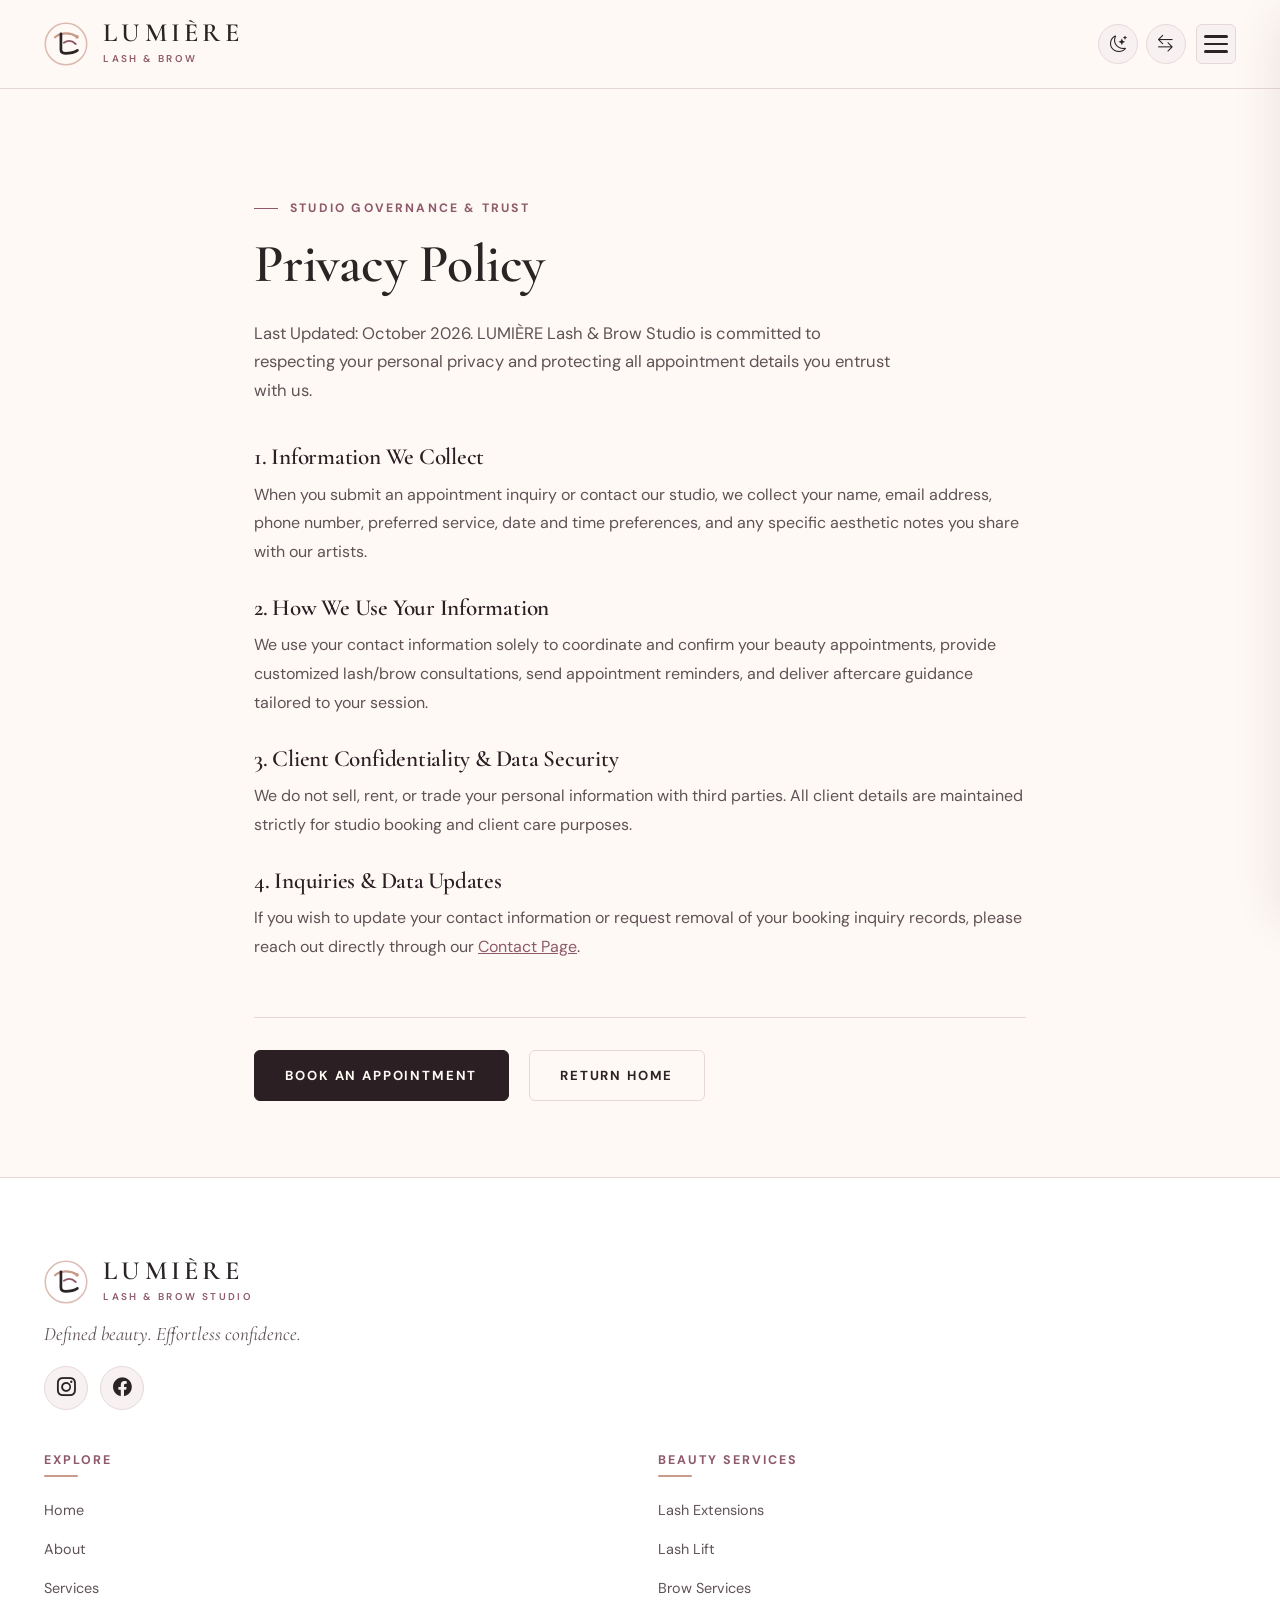
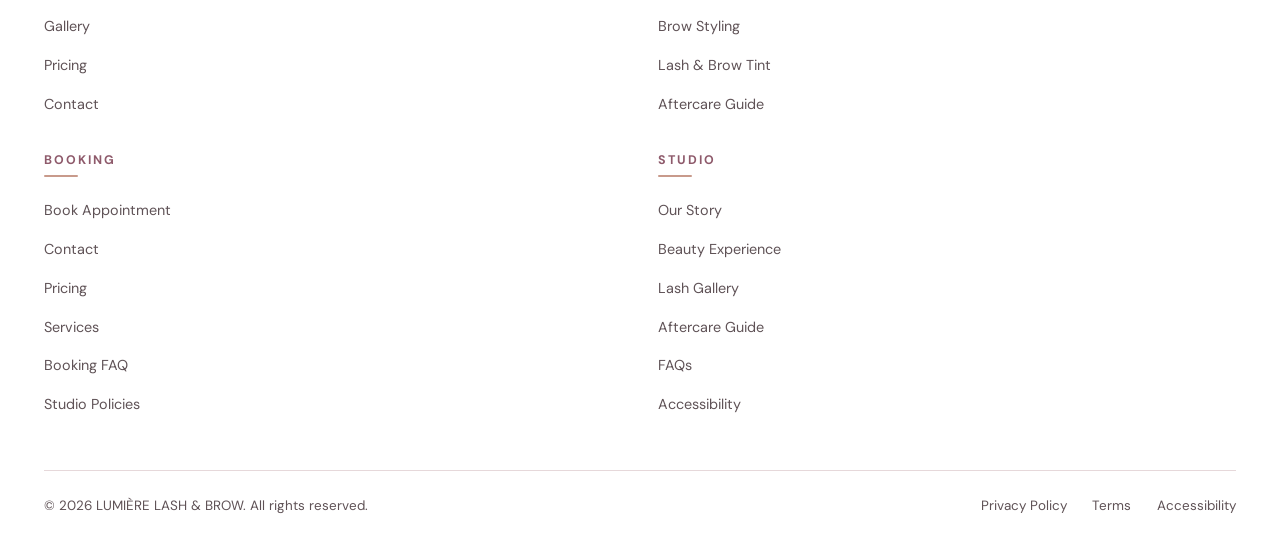
<file: privacy.html>
<!DOCTYPE html>
<html lang="en" dir="ltr" data-theme="light">
<head>
  <meta charset="UTF-8">
  <meta name="viewport" content="width=device-width, initial-scale=1.0">
  <title>Privacy Policy — LUMIÈRE Lash &amp; Brow Studio</title>
  <meta name="description" content="Privacy Policy for LUMIÈRE Lash &amp; Brow Studio. Learn how we handle client data, appointment inquiries, and studio confidentiality.">
  <link rel="icon" type="image/svg+xml" href="assets/images/favicon.svg">

  <!-- Google Fonts: Cormorant Garamond & DM Sans -->
  <link rel="preconnect" href="https://fonts.googleapis.com">
  <link rel="preconnect" href="https://fonts.gstatic.com" crossorigin>
  <link href="https://fonts.googleapis.com/css2?family=Cormorant+Garamond:ital,wght@0,500;0,600;0,700;1,500;1,600&family=DM+Sans:ital,wght@0,400;0,500;0,600;0,700;1,400;1,500&display=swap" rel="stylesheet">

  <!-- Bootstrap Icons -->
  <link rel="stylesheet" href="https://cdn.jsdelivr.net/npm/bootstrap-icons@1.11.3/font/bootstrap-icons.min.css">

  <!-- Master Stylesheet -->
  <link rel="stylesheet" href="assets/css/style.css">
</head>
<body class="page-legal">

  <!-- ==========================================================================
       GLOBAL NAVBAR
       ========================================================================== -->
  <header class="site-header" id="siteHeader">
    <div class="container-lumiere">
      <nav class="navbar-lumiere" aria-label="Main Navigation">
        
        <a href="index.html" class="navbar-brand-lumiere" aria-label="LUMIÈRE Lash &amp; Brow Homepage">
          <svg class="brand-icon" viewBox="0 0 52 52" fill="none" xmlns="http://www.w3.org/2000/svg" aria-hidden="true">
            <circle cx="26" cy="26" r="24.5" stroke="#C89A8B" stroke-width="1.8" opacity="0.65"/>
            <path d="M13 18C21 11.5 32 12.5 39 17.5" stroke="#C89A8B" stroke-width="2.6" stroke-linecap="round"/>
            <path d="M20 14V32.5C20 35.5 22 37 25 37C29.5 37 35.5 36.2 39.5 33.5" stroke="currentColor" stroke-width="3.2" stroke-linecap="round" stroke-linejoin="round"/>
            <path d="M23.5 24.5C28 21.5 33.5 22 37.5 26" stroke="#8E5A6B" stroke-width="2.2" stroke-linecap="round"/>
            <circle cx="39" cy="17.5" r="2.2" fill="#C89A8B"/>
          </svg>
          <div class="brand-text-wrap">
            <span class="brand-name">LUMIÈRE</span>
            <span class="brand-sub">Lash &amp; Brow</span>
          </div>
        </a>

        <!-- Desktop Navigation Menu (Visible ONLY on Desktop >= 1281px) -->
        <ul class="desktop-nav-menu">
          <li class="dropdown-parent">
            <a href="index.html" class="nav-link-item" aria-haspopup="true" aria-expanded="false">
              HOME <i class="bi bi-chevron-down dropdown-chevron" aria-hidden="true"></i>
            </a>
            <ul class="dropdown-menu-custom" aria-label="Home Pages Submenu">
              <li><a href="index.html" class="dropdown-link">Home 1</a></li>
              <li><a href="home2.html" class="dropdown-link">Home 2</a></li>
            </ul>
          </li>
          <li><a href="about.html" class="nav-link-item">ABOUT</a></li>
          <li><a href="services.html" class="nav-link-item">SERVICES</a></li>
          <li><a href="gallery.html" class="nav-link-item">GALLERY</a></li>
          <li><a href="pricing.html" class="nav-link-item">PRICING</a></li>
          <li><a href="contact.html" class="nav-link-item">CONTACT</a></li>
        </ul>

        <!-- Desktop Right Actions (Visible ONLY on Desktop >= 1281px) -->
        <div class="navbar-actions">
          <button type="button" class="btn-icon" id="themeToggleDesktop" aria-label="Toggle Dark Mode" title="Toggle Theme">
            <i class="bi bi-moon-stars" aria-hidden="true"></i>
          </button>
          <button type="button" class="btn-icon" id="rtlToggleDesktop" aria-label="Toggle RTL/LTR" title="Toggle Text Direction">
            <i class="bi bi-arrow-left-right" aria-hidden="true"></i>
          </button>
          <a href="contact.html#booking" class="btn-lumiere btn-primary-custom">
            BOOK AN APPOINTMENT
          </a>
        </div>

        <!-- Hamburger Trigger (Visible ONLY on Mobile & Tablet <= 1280px) -->
        <button type="button" class="btn-hamburger" id="btnHamburger" aria-label="Open Navigation Menu" aria-expanded="false" aria-controls="mobileDrawer">
          <span class="hamburger-line"></span>
          <span class="hamburger-line"></span>
          <span class="hamburger-line"></span>
        </button>

      </nav>
    </div>
  </header>

  <!-- MOBILE & TABLET SLIDE-OUT DRAWER MENU (<= 1280px) -->
  <div class="drawer-backdrop" id="drawerBackdrop" tabindex="-1" aria-hidden="true"></div>
  <aside class="mobile-drawer" id="mobileDrawer" role="dialog" aria-modal="true" aria-label="Mobile Navigation Menu">
    <div class="drawer-header">
      <a href="index.html" class="navbar-brand-lumiere">
        <svg class="brand-icon" viewBox="0 0 52 52" fill="none" xmlns="http://www.w3.org/2000/svg" aria-hidden="true">
          <circle cx="26" cy="26" r="24.5" stroke="#C89A8B" stroke-width="1.8" opacity="0.65"/>
          <path d="M13 18C21 11.5 32 12.5 39 17.5" stroke="#C89A8B" stroke-width="2.6" stroke-linecap="round"/>
          <path d="M20 14V32.5C20 35.5 22 37 25 37C29.5 37 35.5 36.2 39.5 33.5" stroke="currentColor" stroke-width="3.2" stroke-linecap="round" stroke-linejoin="round"/>
          <path d="M23.5 24.5C28 21.5 33.5 22 37.5 26" stroke="#8E5A6B" stroke-width="2.2" stroke-linecap="round"/>
          <circle cx="39" cy="17.5" r="2.2" fill="#C89A8B"/>
        </svg>
        <div class="brand-text-wrap">
          <span class="brand-name">LUMIÈRE</span>
          <span class="brand-sub">Lash &amp; Brow</span>
        </div>
      </a>
      <button type="button" class="btn-drawer-close" id="btnDrawerClose" aria-label="Close Navigation Menu">
        <i class="bi bi-x-lg" aria-hidden="true"></i>
      </button>
    </div>

    <div class="drawer-body">
      <ul class="drawer-menu">
        <li>
          <button type="button" class="drawer-accordion-btn" id="drawerHomeAccordionBtn" aria-expanded="false">
            <span>HOME</span>
            <i class="bi bi-chevron-down" aria-hidden="true"></i>
          </button>
          <ul class="drawer-accordion-content" id="drawerHomeAccordionContent">
            <li><a href="index.html" class="drawer-sublink">Home 1</a></li>
            <li><a href="home2.html" class="drawer-sublink">Home 2</a></li>
          </ul>
        </li>
        <li><a href="about.html" class="drawer-link">ABOUT</a></li>
        <li><a href="services.html" class="drawer-link">SERVICES</a></li>
        <li><a href="gallery.html" class="drawer-link">GALLERY</a></li>
        <li><a href="pricing.html" class="drawer-link">PRICING</a></li>
        <li><a href="contact.html" class="drawer-link">CONTACT</a></li>
      </ul>

      <div class="drawer-divider"></div>

      <div class="drawer-controls">
        <button type="button" class="drawer-toggle-btn" id="themeToggleMobile">
          <span class="toggle-label">Dark Mode</span>
          <i class="bi bi-moon-stars" aria-hidden="true"></i>
        </button>
        <button type="button" class="drawer-toggle-btn" id="rtlToggleMobile">
          <span class="toggle-label">RTL View</span>
          <i class="bi bi-arrow-left-right" aria-hidden="true"></i>
        </button>
        <a href="contact.html#booking" class="btn-lumiere btn-primary-custom drawer-booking-btn">
          BOOK AN APPOINTMENT
        </a>
      </div>
    </div>
  </aside>

  <!-- MAIN CONTENT -->
  <main id="mainContent" style="padding: clamp(5rem, 8vw, 8rem) 0 clamp(4rem, 6vw, 6rem);">
    <div class="container-lumiere" style="max-width: 860px;">
      
      <div class="section-eyebrow">
        <span class="eyebrow-line" aria-hidden="true"></span>
        <span>STUDIO GOVERNANCE &amp; TRUST</span>
      </div>

      <h1 class="section-title font-serif" style="margin-bottom: 1.5rem;">Privacy Policy</h1>
      <p class="section-lead" style="margin-bottom: 2.5rem;">
        Last Updated: October 2026. LUMIÈRE Lash &amp; Brow Studio is committed to respecting your personal privacy and protecting all appointment details you entrust with us.
      </p>

      <div style="line-height: 1.8; color: var(--text-muted); display: flex; flex-direction: column; gap: 1.75rem; font-size: 1rem;">
        <section>
          <h2 style="font-family: var(--font-heading); color: var(--color-primary); font-size: 1.45rem; margin-bottom: 0.6rem;">1. Information We Collect</h2>
          <p>When you submit an appointment inquiry or contact our studio, we collect your name, email address, phone number, preferred service, date and time preferences, and any specific aesthetic notes you share with our artists.</p>
        </section>

        <section>
          <h2 style="font-family: var(--font-heading); color: var(--color-primary); font-size: 1.45rem; margin-bottom: 0.6rem;">2. How We Use Your Information</h2>
          <p>We use your contact information solely to coordinate and confirm your beauty appointments, provide customized lash/brow consultations, send appointment reminders, and deliver aftercare guidance tailored to your session.</p>
        </section>

        <section>
          <h2 style="font-family: var(--font-heading); color: var(--color-primary); font-size: 1.45rem; margin-bottom: 0.6rem;">3. Client Confidentiality &amp; Data Security</h2>
          <p>We do not sell, rent, or trade your personal information with third parties. All client details are maintained strictly for studio booking and client care purposes.</p>
        </section>

        <section>
          <h2 style="font-family: var(--font-heading); color: var(--color-primary); font-size: 1.45rem; margin-bottom: 0.6rem;">4. Inquiries &amp; Data Updates</h2>
          <p>If you wish to update your contact information or request removal of your booking inquiry records, please reach out directly through our <a href="contact.html" style="color: var(--color-dusty-rose); text-decoration: underline;">Contact Page</a>.</p>
        </section>
      </div>

      <div class="legal-page-actions">
        <a href="contact.html#booking" class="btn-lumiere btn-primary-custom">BOOK AN APPOINTMENT</a>
        <a href="index.html" class="btn-lumiere btn-secondary-custom">RETURN HOME</a>
      </div>

    </div>
  </main>

  <!-- GLOBAL FOOTER -->
  <footer class="site-footer" role="contentinfo">
    <div class="container-lumiere">
      <div class="footer-top-grid">
        <div class="footer-brand-wrap">
          <a href="index.html" class="navbar-brand-lumiere" aria-label="LUMIÈRE Lash &amp; Brow Homepage">
            <svg class="brand-icon" viewBox="0 0 52 52" fill="none" xmlns="http://www.w3.org/2000/svg" aria-hidden="true">
              <circle cx="26" cy="26" r="24.5" stroke="#C89A8B" stroke-width="1.8" opacity="0.65"/>
              <path d="M13 18C21 11.5 32 12.5 39 17.5" stroke="#C89A8B" stroke-width="2.6" stroke-linecap="round"/>
              <path d="M20 14V32.5C20 35.5 22 37 25 37C29.5 37 35.5 36.2 39.5 33.5" stroke="currentColor" stroke-width="3.2" stroke-linecap="round" stroke-linejoin="round"/>
              <path d="M23.5 24.5C28 21.5 33.5 22 37.5 26" stroke="#8E5A6B" stroke-width="2.2" stroke-linecap="round"/>
              <circle cx="39" cy="17.5" r="2.2" fill="#C89A8B"/>
            </svg>
            <div class="brand-text-wrap">
              <span class="brand-name">LUMIÈRE</span>
              <span class="brand-sub">Lash &amp; Brow Studio</span>
            </div>
          </a>
          <p class="footer-tagline">Defined beauty. Effortless confidence.</p>
          <div class="footer-social-links">
            <a href="https://instagram.com" class="footer-social-icon" aria-label="Follow LUMIÈRE on Instagram" target="_blank" rel="noopener noreferrer"><i class="bi bi-instagram" aria-hidden="true"></i></a>
            <a href="https://facebook.com" class="footer-social-icon" aria-label="Follow LUMIÈRE on Facebook" target="_blank" rel="noopener noreferrer"><i class="bi bi-facebook" aria-hidden="true"></i></a>
          </div>
        </div>

        <div class="footer-col">
          <h4 class="footer-col-title">EXPLORE</h4>
          <ul class="footer-nav-list">
            <li><a href="index.html" class="footer-link">Home</a></li>
            <li><a href="about.html" class="footer-link">About</a></li>
            <li><a href="services.html" class="footer-link">Services</a></li>
            <li><a href="gallery.html" class="footer-link">Gallery</a></li>
            <li><a href="pricing.html" class="footer-link">Pricing</a></li>
            <li><a href="contact.html" class="footer-link">Contact</a></li>
          </ul>
        </div>

        <div class="footer-col">
          <h4 class="footer-col-title">BEAUTY SERVICES</h4>
          <ul class="footer-nav-list">
            <li><a href="services.html" class="footer-link">Lash Extensions</a></li>
            <li><a href="services.html#lashLift" class="footer-link">Lash Lift</a></li>
            <li><a href="services.html#browServices" class="footer-link">Brow Services</a></li>
            <li><a href="services.html#browServices" class="footer-link">Brow Styling</a></li>
            <li><a href="services.html#browServices" class="footer-link">Lash &amp; Brow Tint</a></li>
            <li><a href="services.html#aftercareGuide" class="footer-link">Aftercare Guide</a></li>
          </ul>
        </div>

        <div class="footer-col">
          <h4 class="footer-col-title">BOOKING</h4>
          <ul class="footer-nav-list">
            <li><a href="contact.html#booking" class="footer-link">Book Appointment</a></li>
            <li><a href="contact.html" class="footer-link">Contact</a></li>
            <li><a href="pricing.html" class="footer-link">Pricing</a></li>
            <li><a href="services.html" class="footer-link">Services</a></li>
            <li><a href="pricing.html#faq" class="footer-link">Booking FAQ</a></li>
            <li><a href="pricing.html#policies" class="footer-link">Studio Policies</a></li>
          </ul>
        </div>

        <div class="footer-col">
          <h4 class="footer-col-title">STUDIO</h4>
          <ul class="footer-nav-list">
            <li><a href="about.html" class="footer-link">Our Story</a></li>
            <li><a href="about.html#experience" class="footer-link">Beauty Experience</a></li>
            <li><a href="gallery.html" class="footer-link">Lash Gallery</a></li>
            <li><a href="services.html#aftercareGuide" class="footer-link">Aftercare Guide</a></li>
            <li><a href="contact.html#faq" class="footer-link">FAQs</a></li>
            <li><a href="about.html#accessibility" class="footer-link">Accessibility</a></li>
          </ul>
        </div>
      </div>

      <div class="footer-bottom-bar">
        <div>&copy; 2026 LUMIÈRE LASH &amp; BROW. All rights reserved.</div>
        <div class="footer-legal-links">
          <a href="privacy.html" class="footer-legal-link active">Privacy Policy</a>
          <a href="terms.html" class="footer-legal-link">Terms</a>
          <a href="accessibility.html" class="footer-legal-link">Accessibility</a>
        </div>
      </div>
    </div>
  </footer>

  <script src="assets/js/main.js"></script>
</body>
</html>
</file>
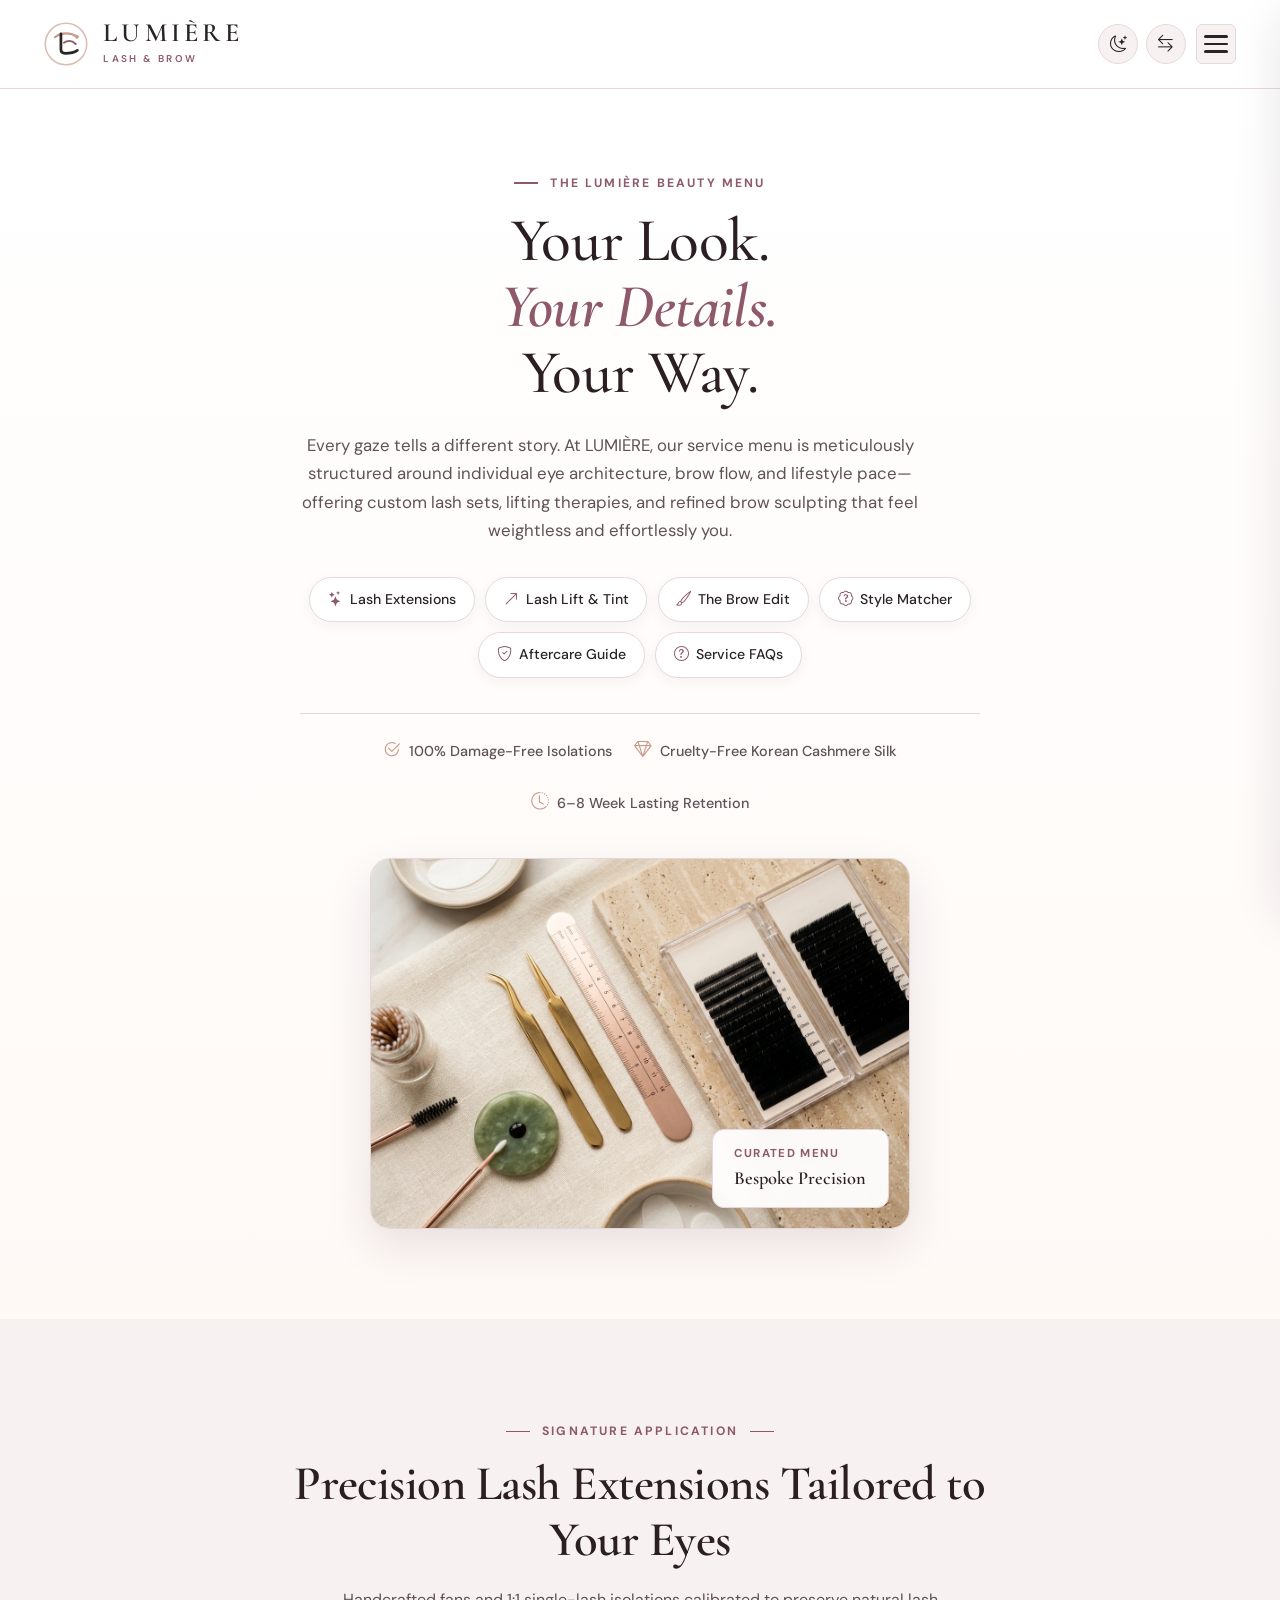
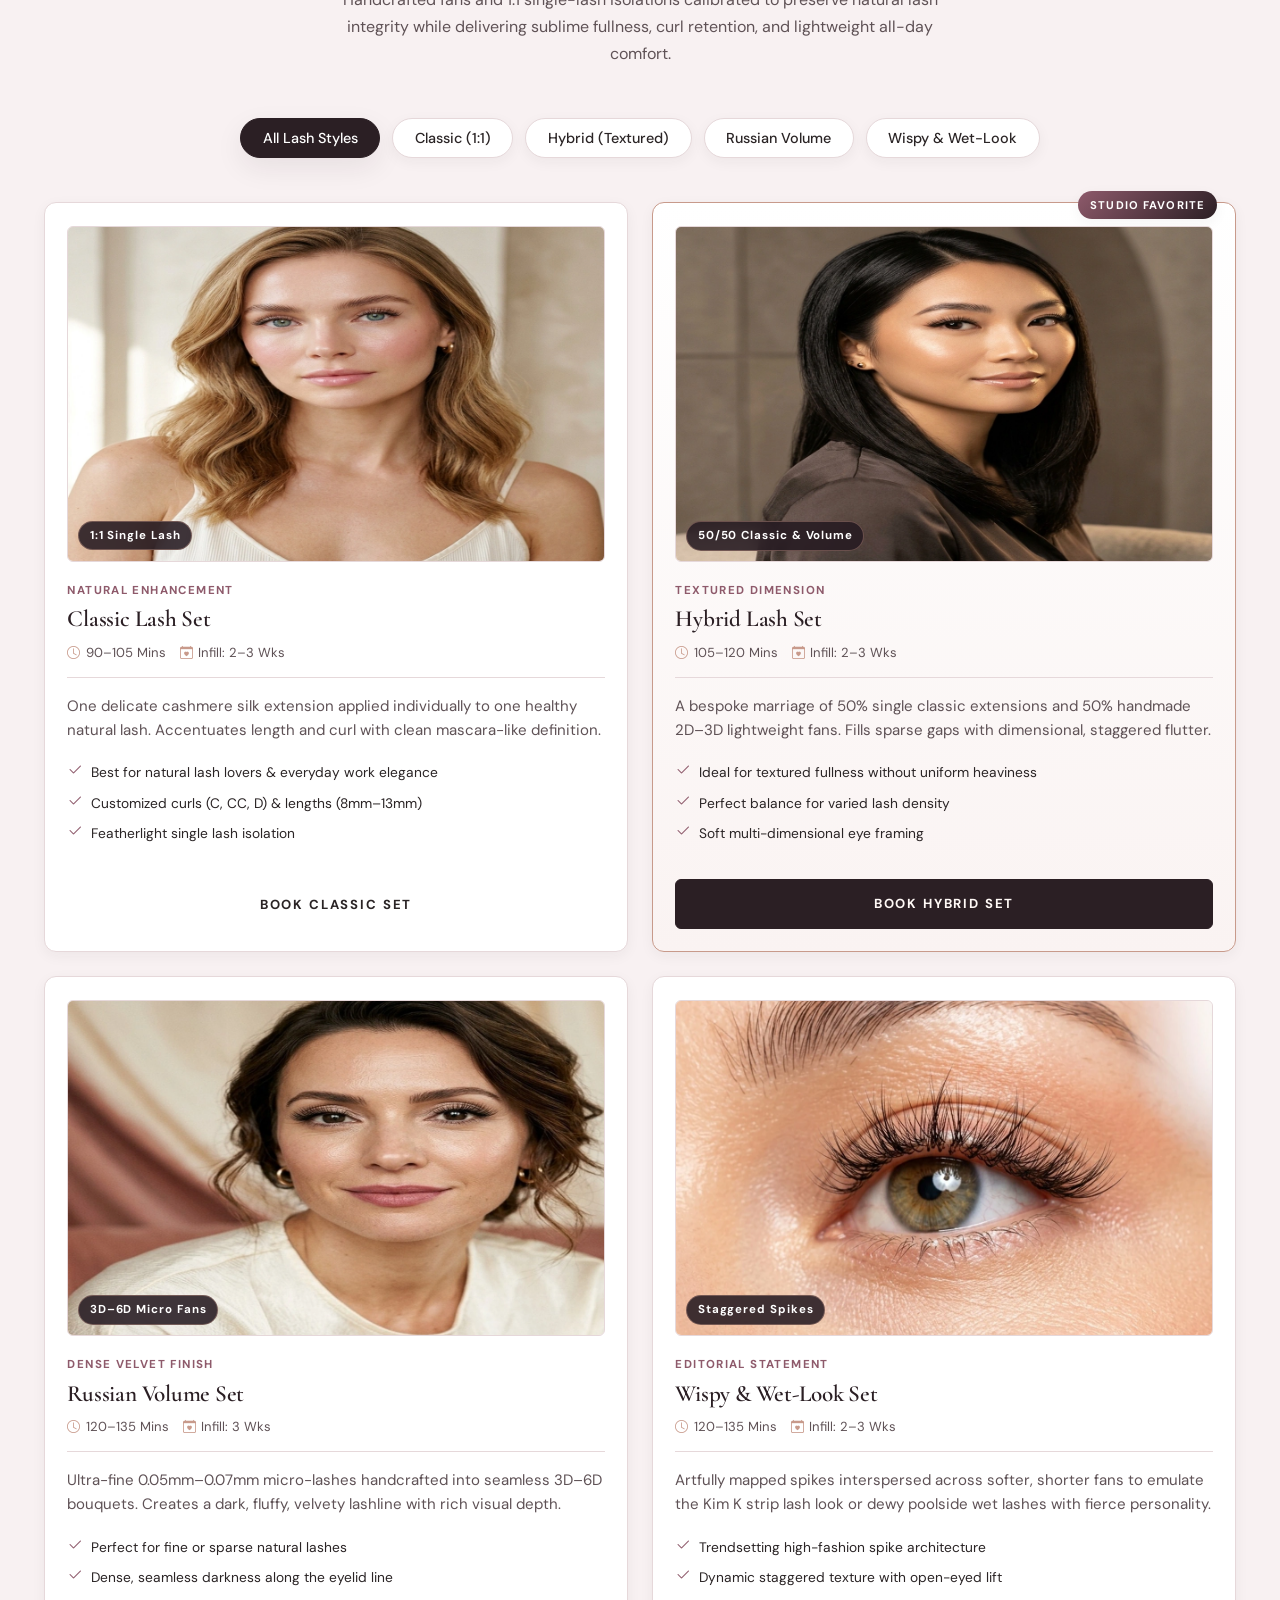
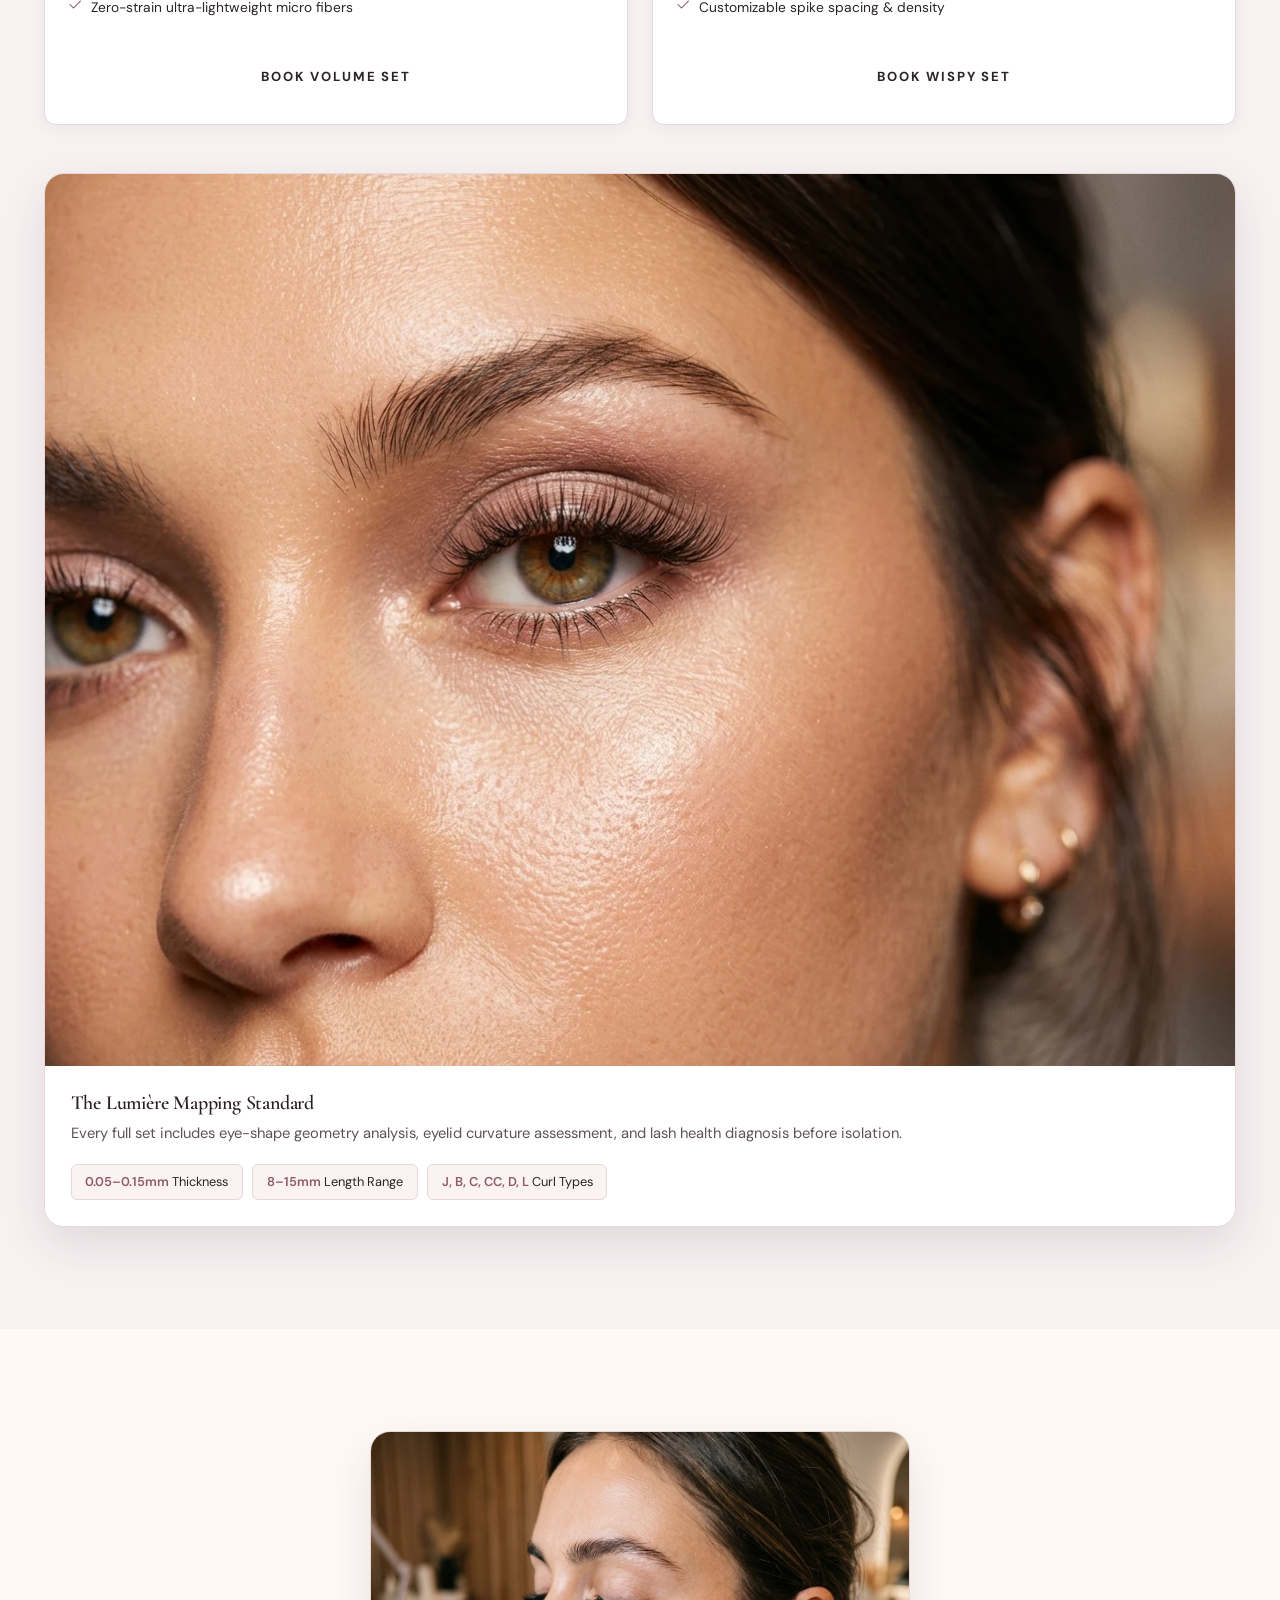
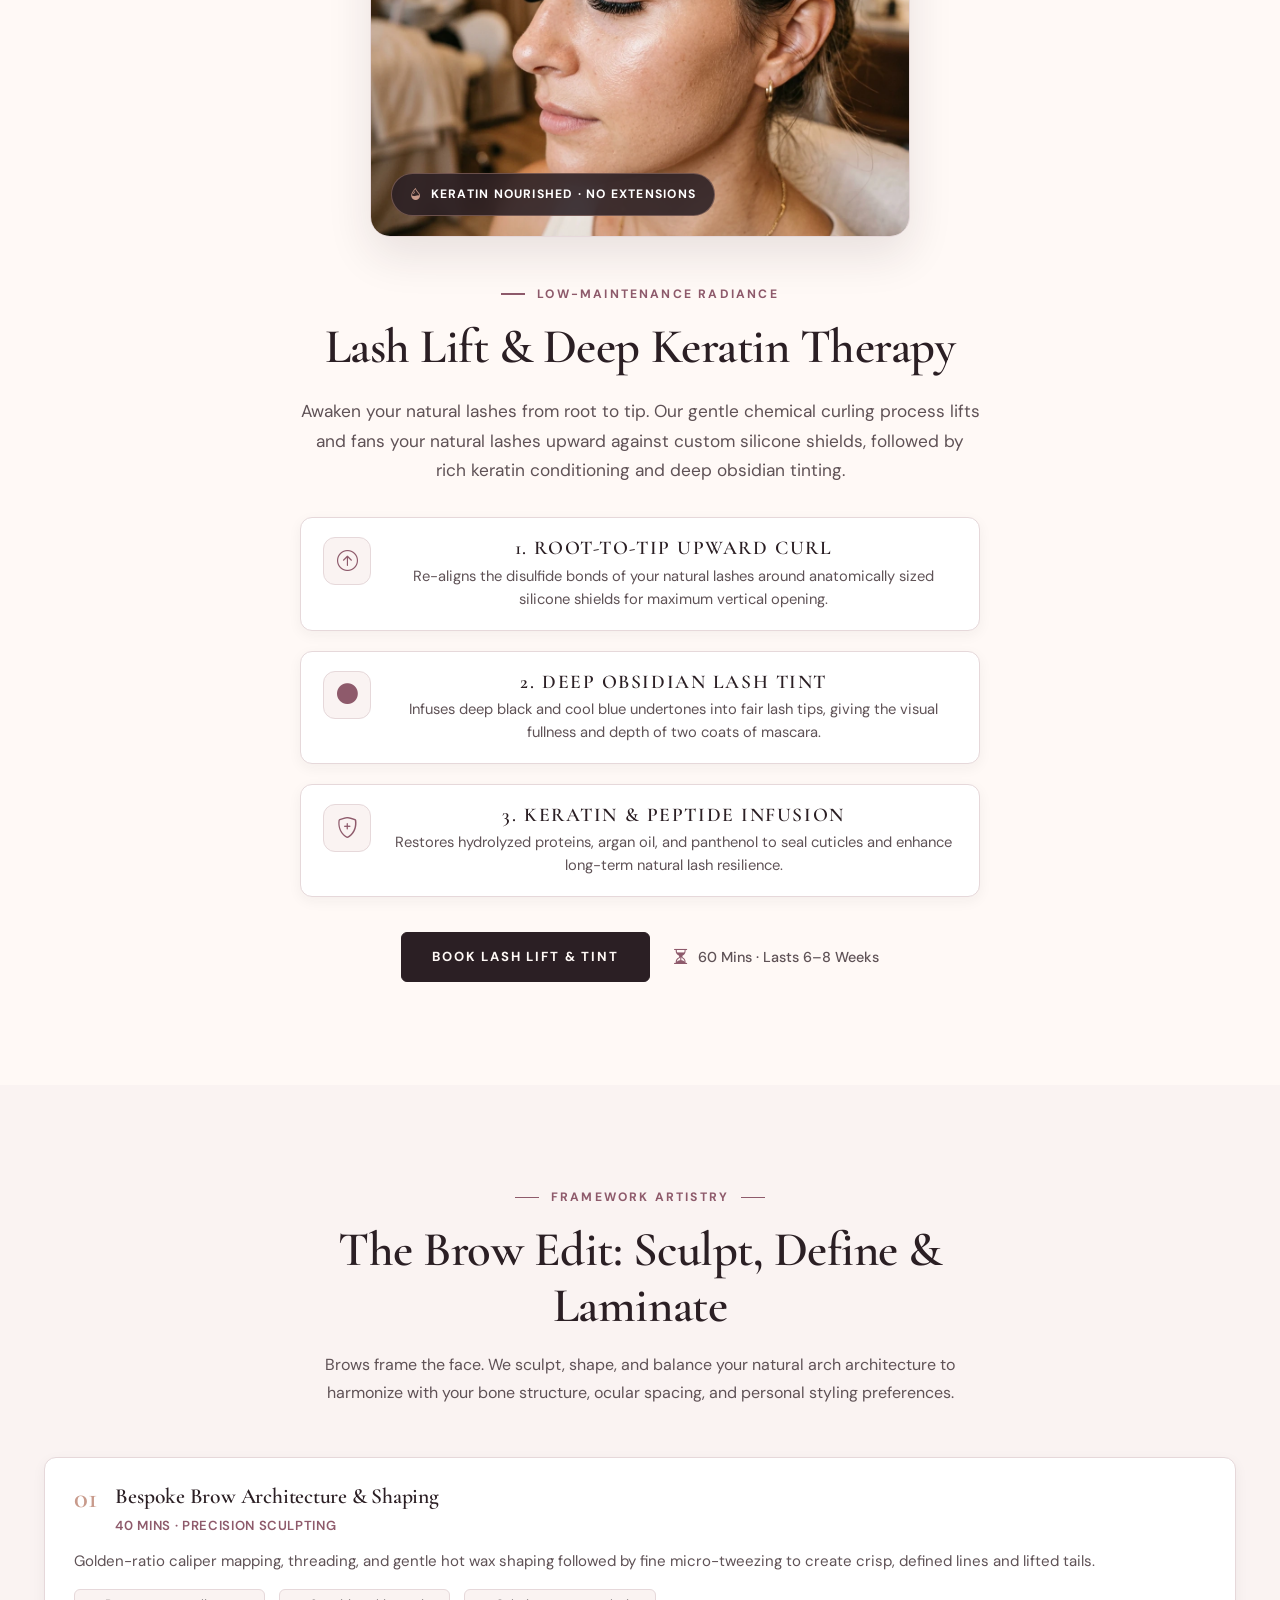
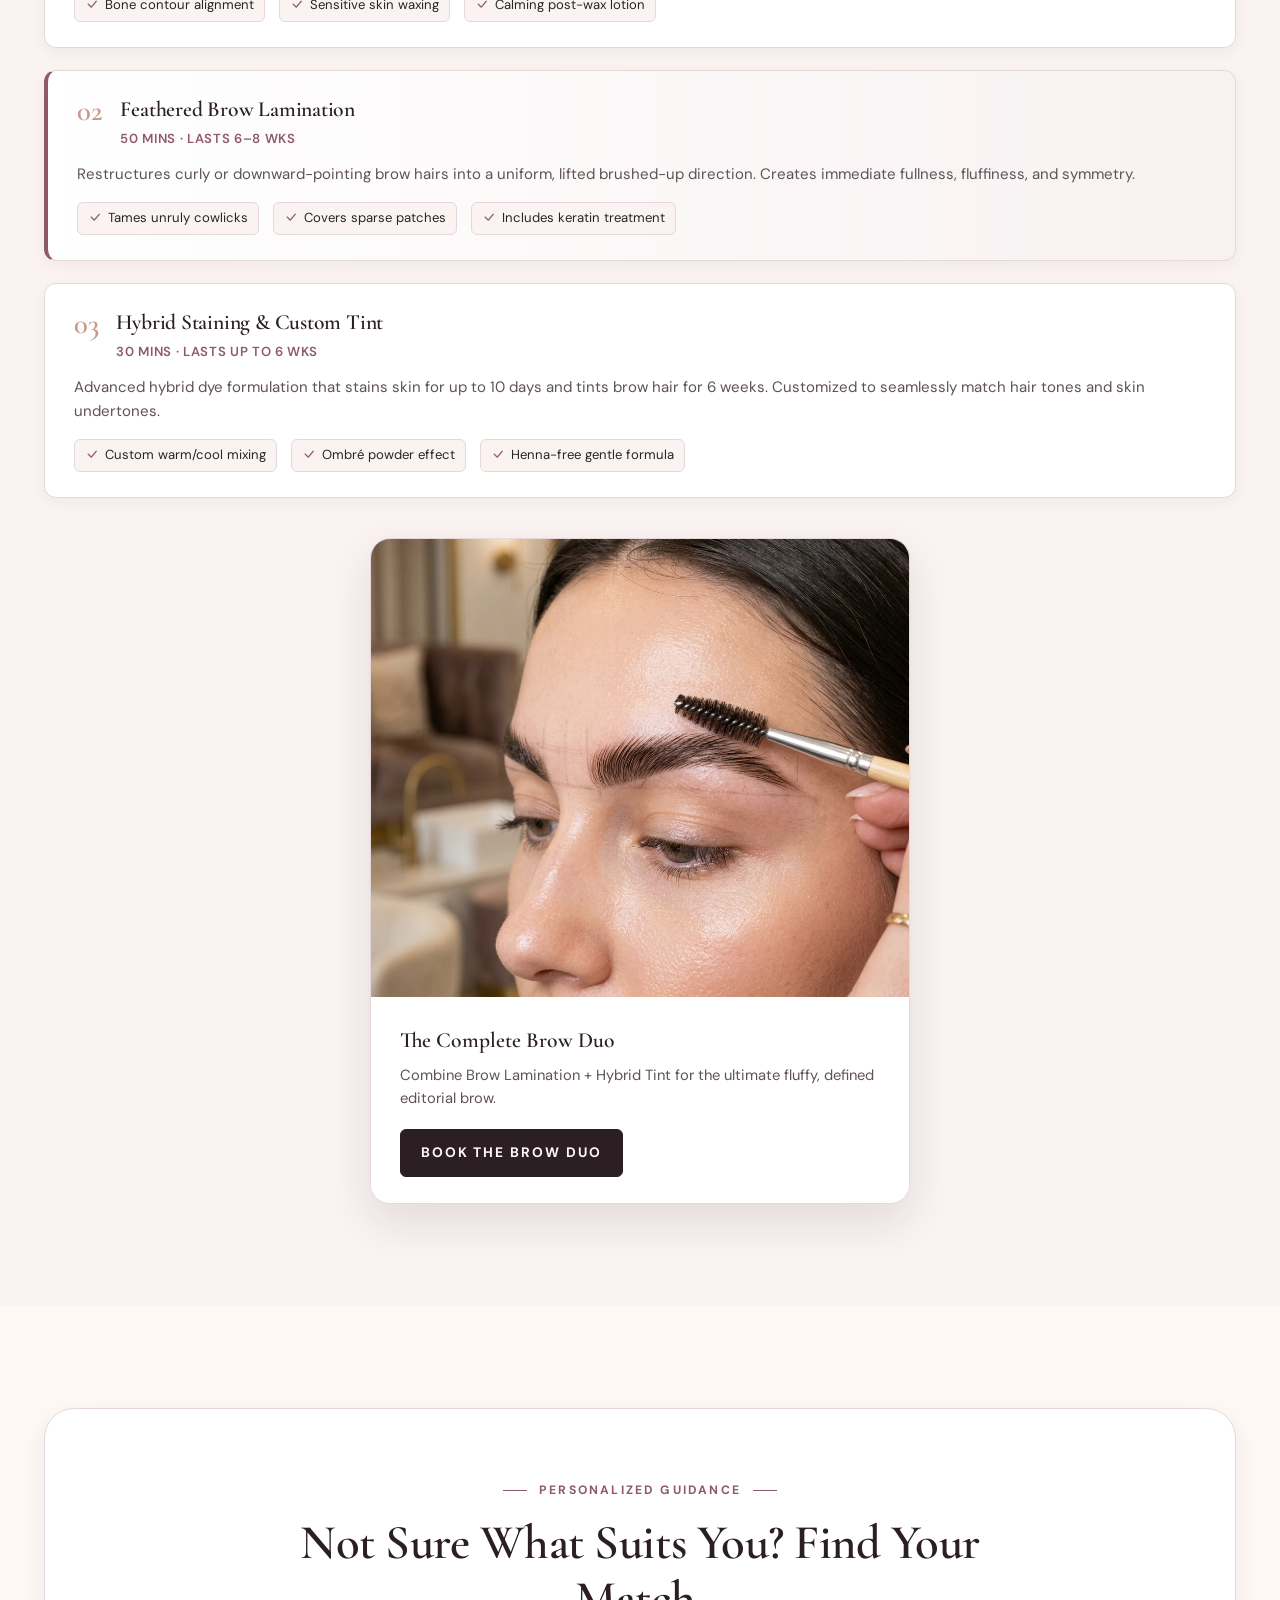
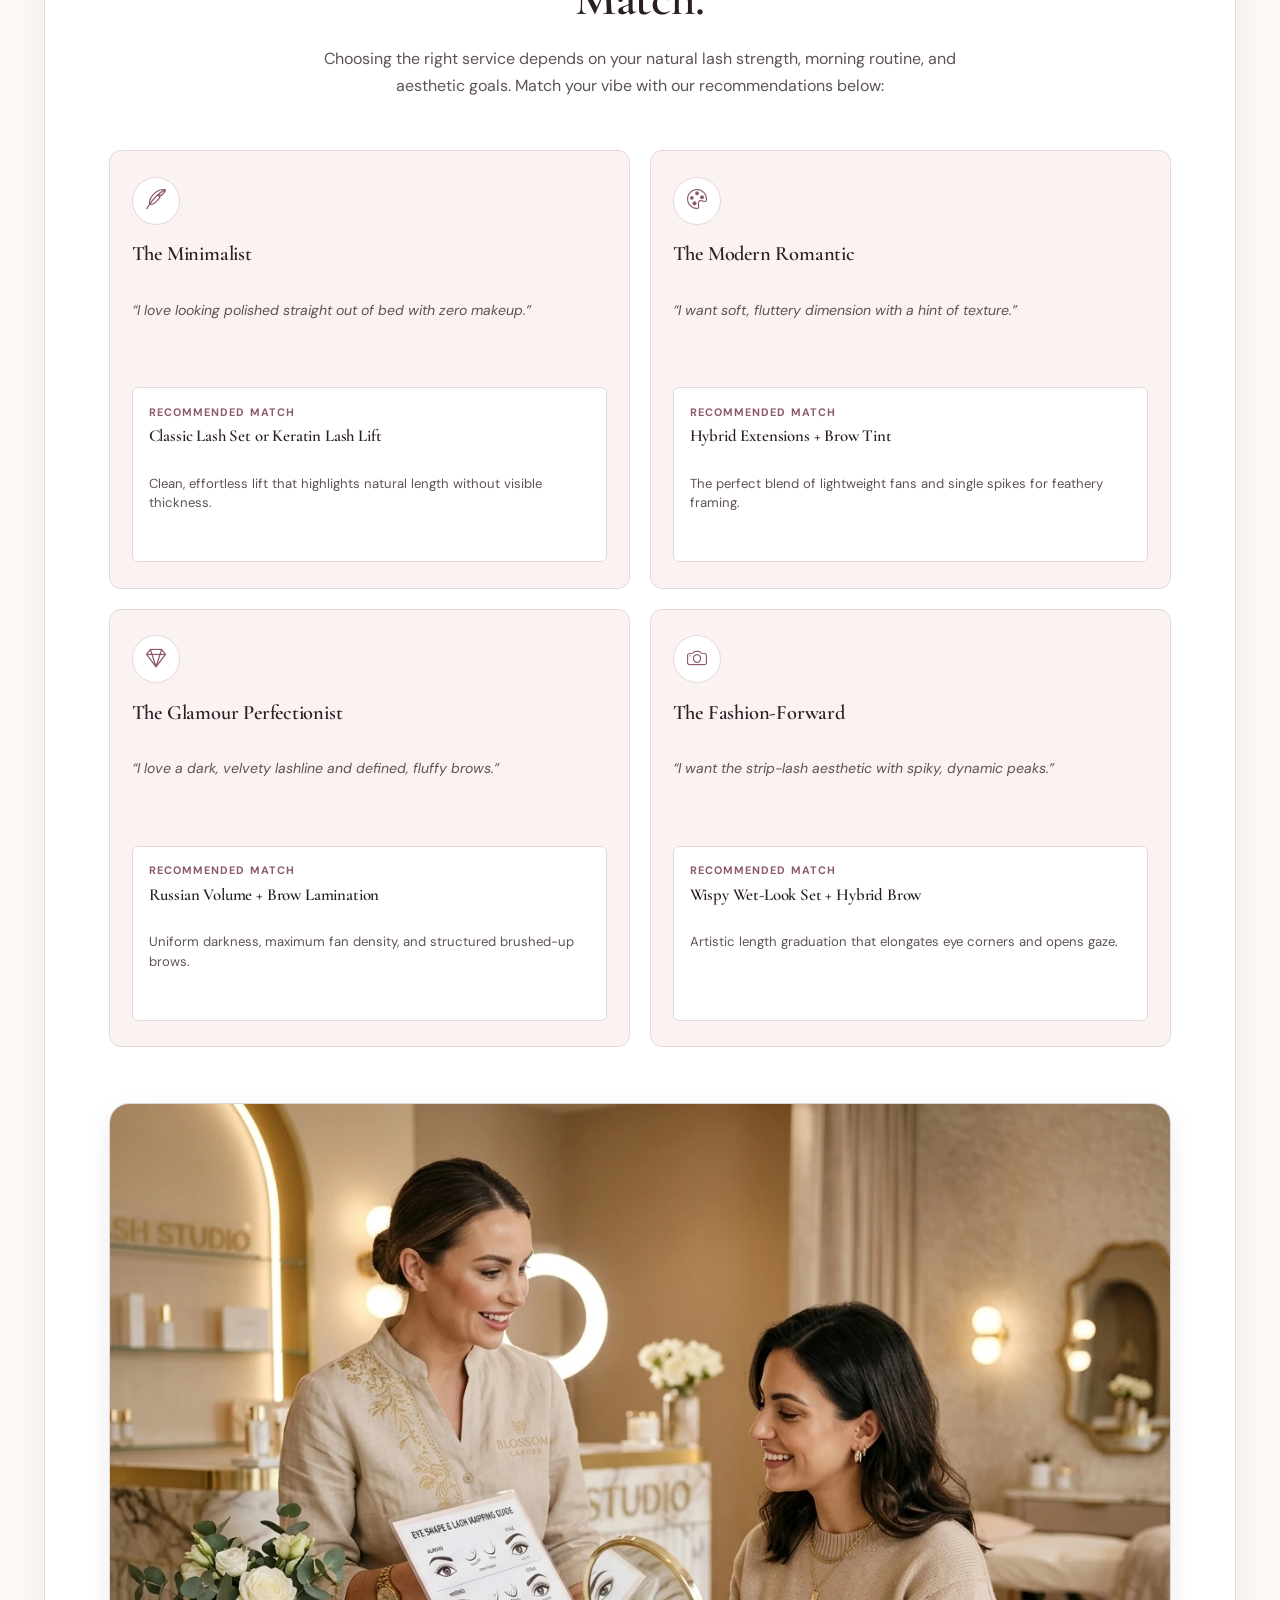
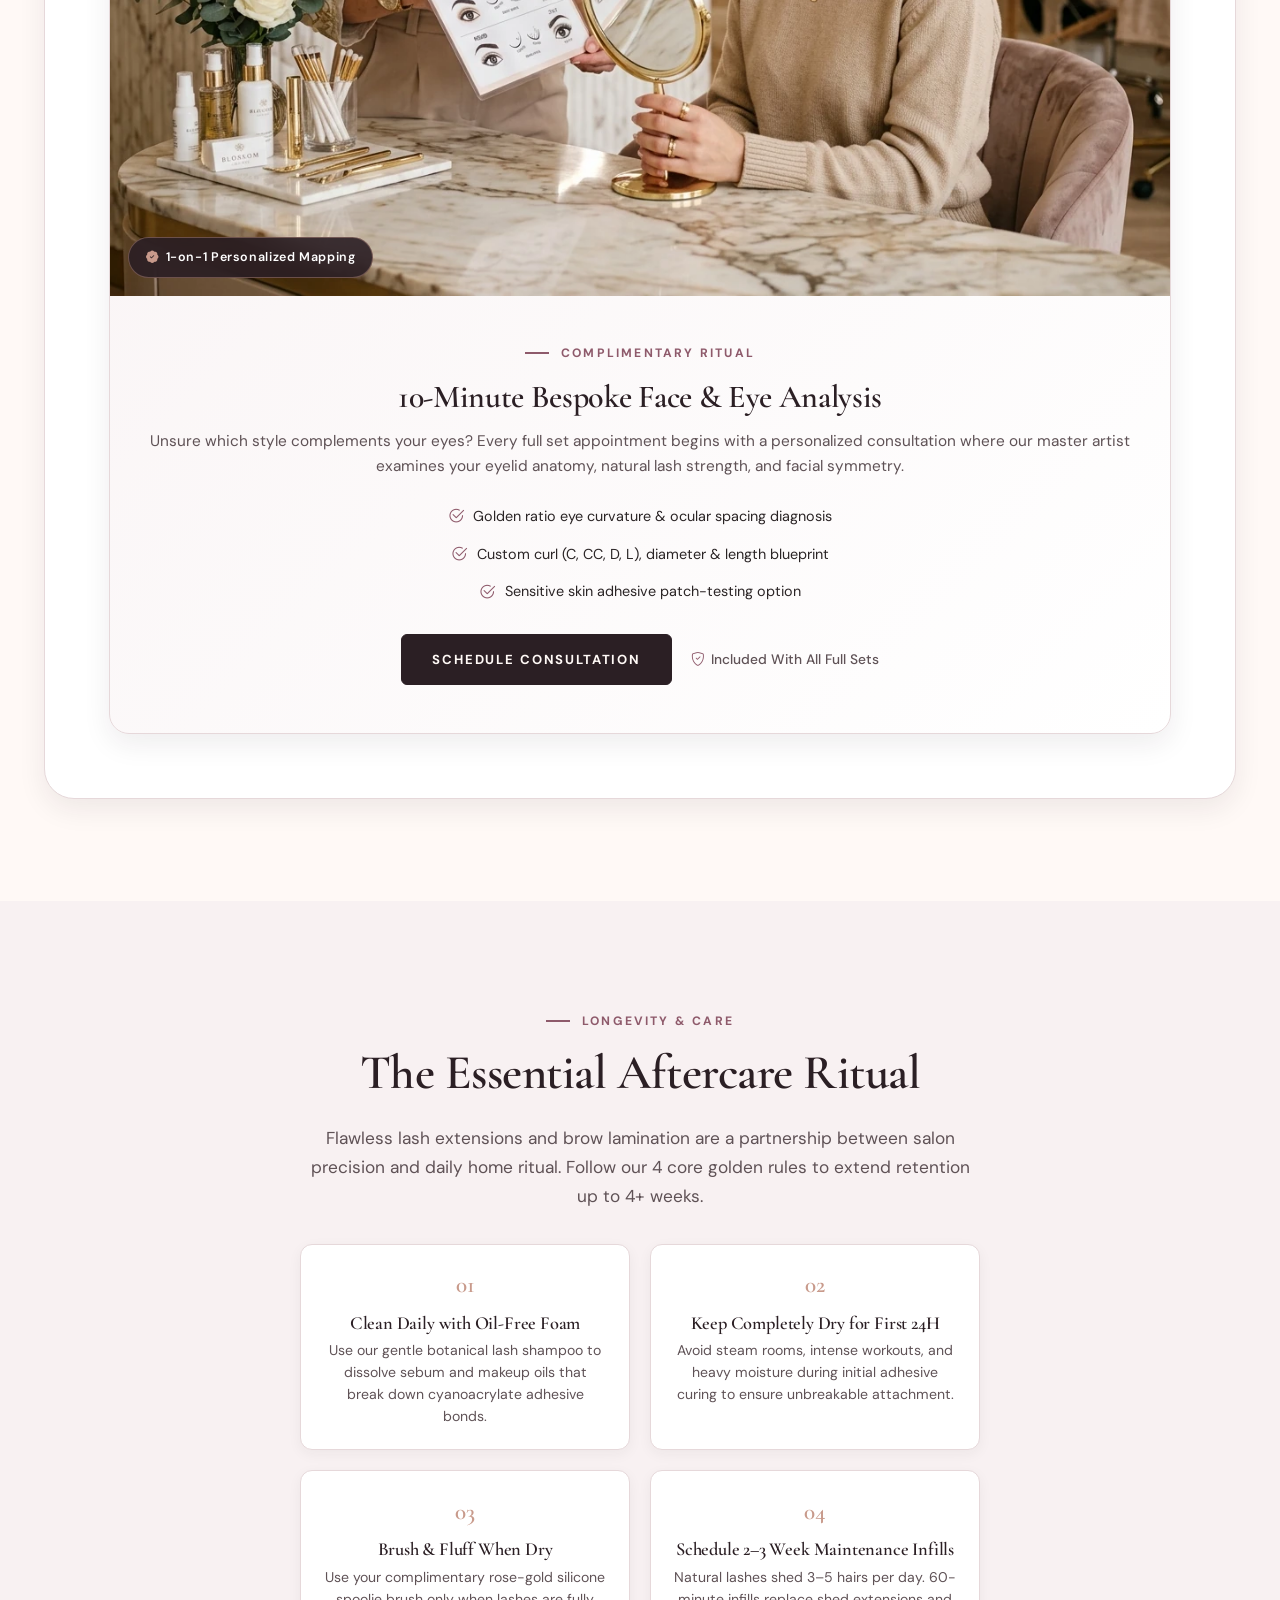
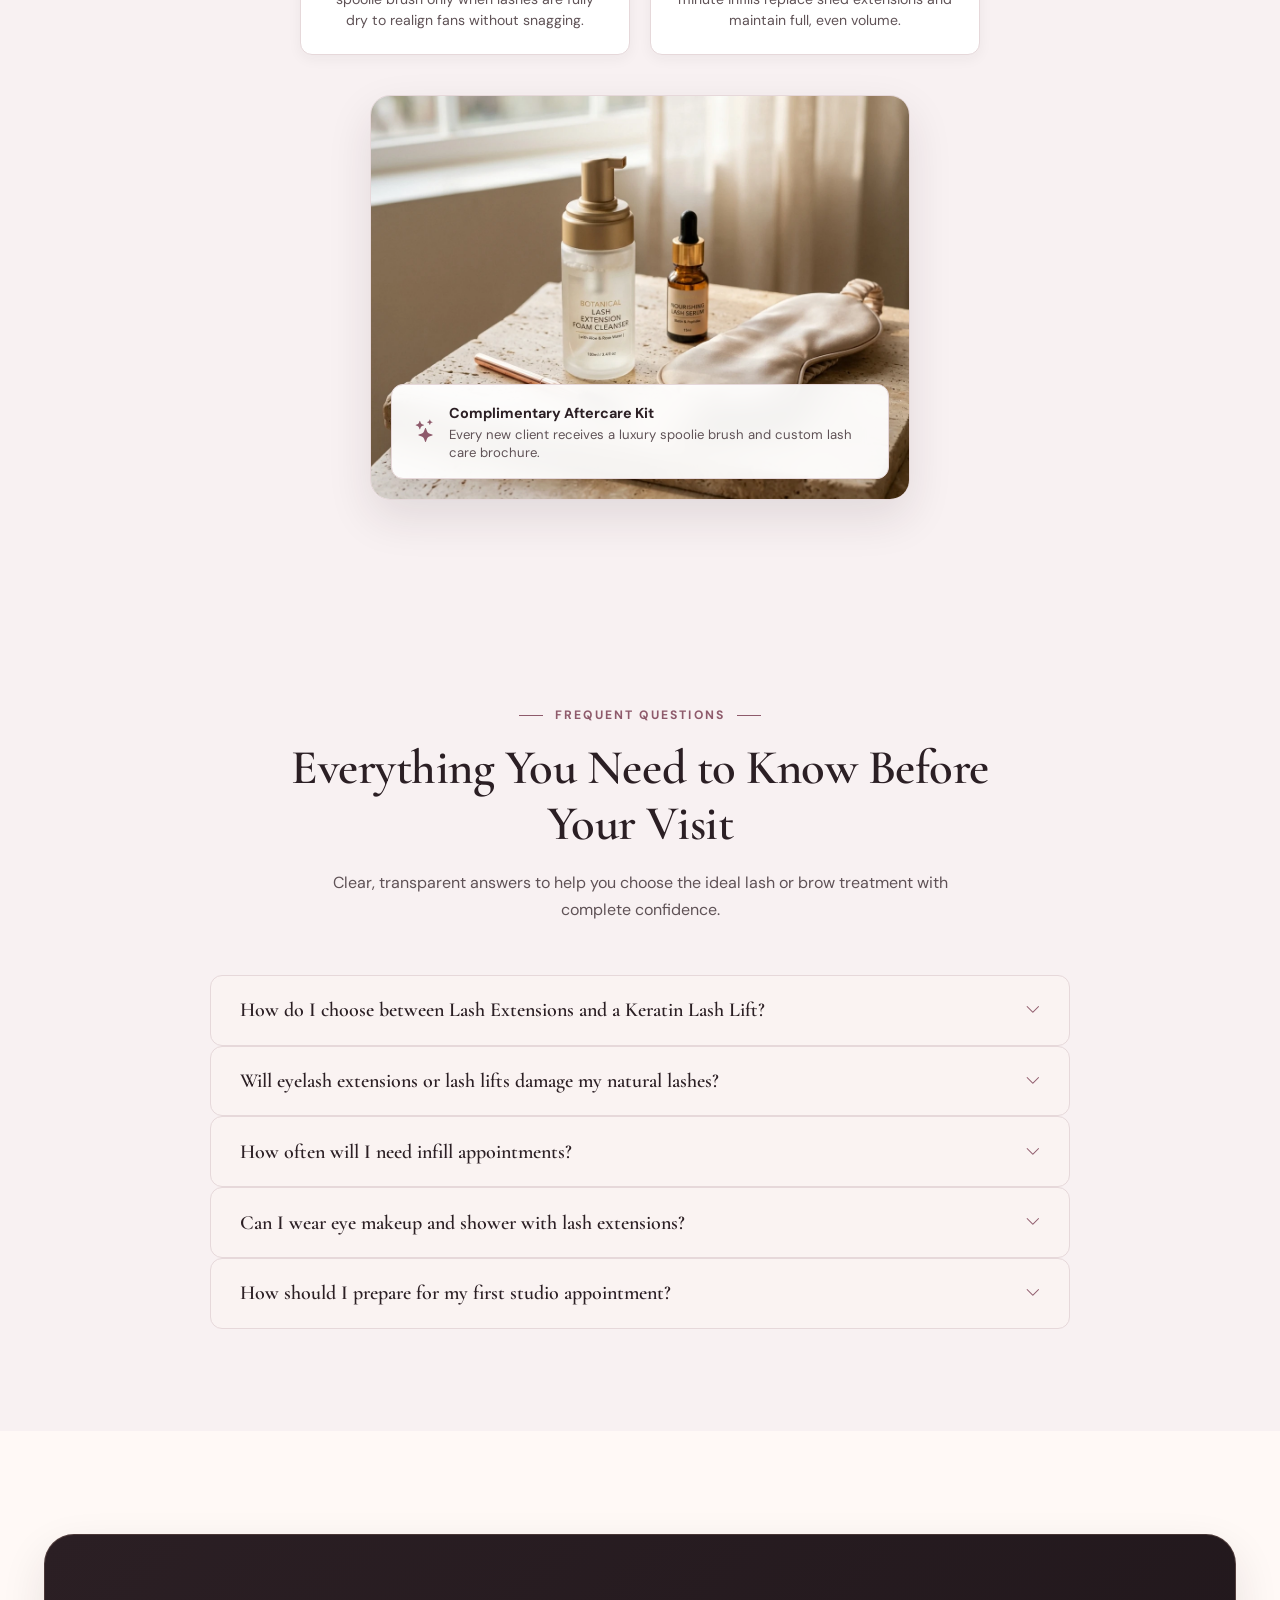
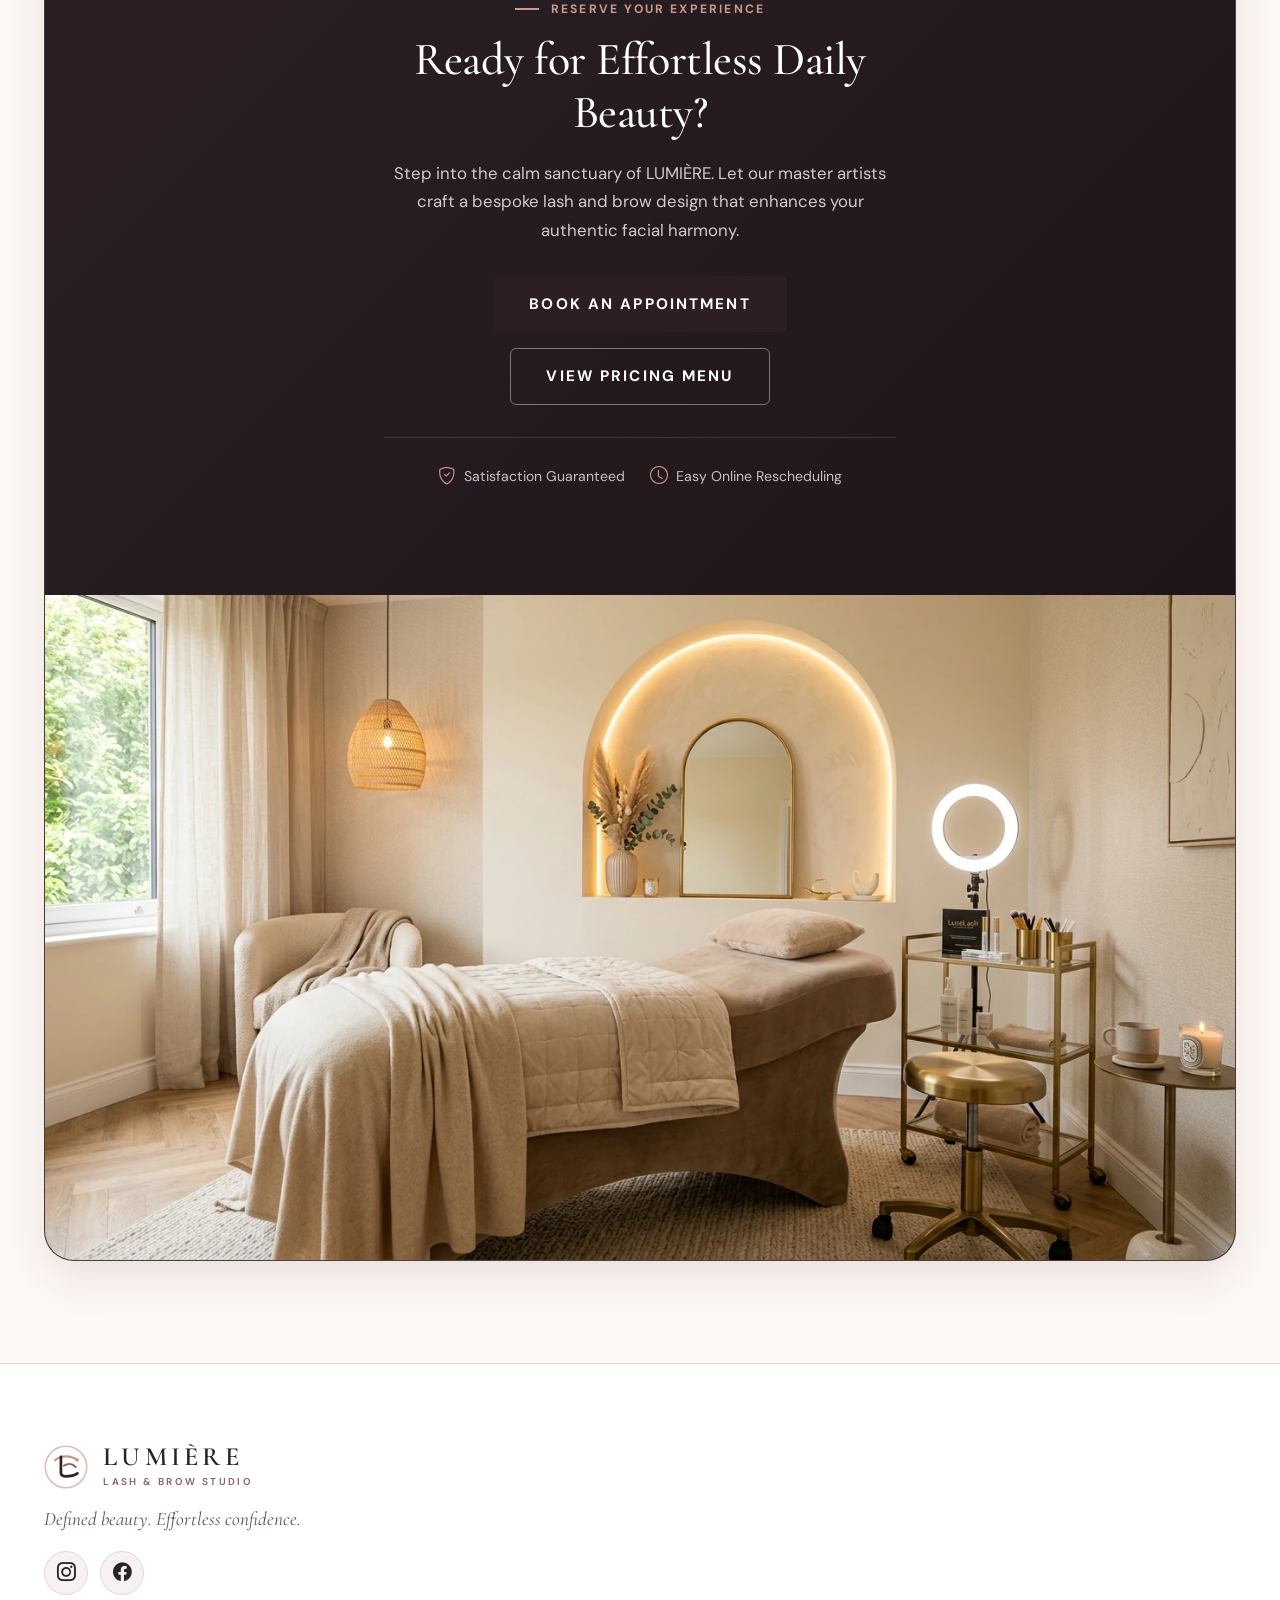
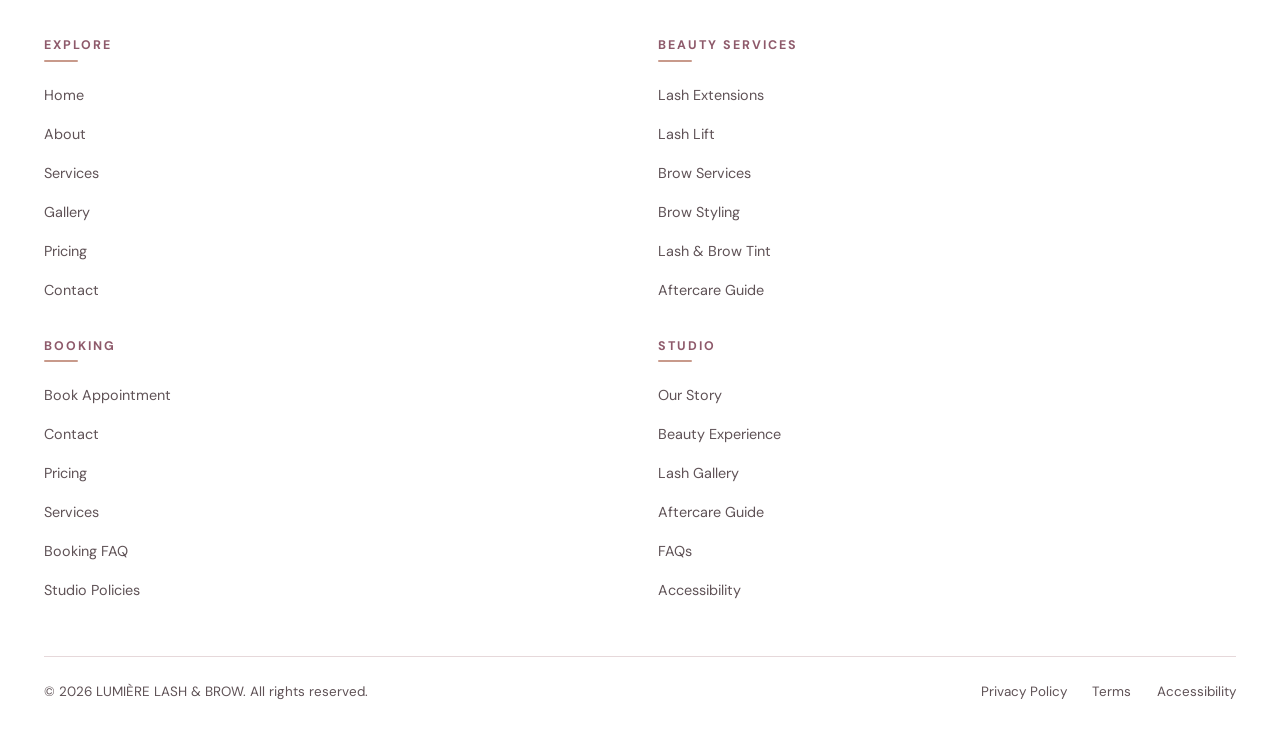
<file: services.html>
<!DOCTYPE html>
<html lang="en" dir="ltr" data-theme="light">
<head>
  <meta charset="UTF-8">
  <meta name="viewport" content="width=device-width, initial-scale=1.0">
  <title>Services &amp; Beauty Menu — LUMIÈRE Lash &amp; Brow Studio</title>
  <meta name="description" content="Explore our bespoke lash extensions, lash lifts, and brow styling services. Handcrafted artistry tailored to your unique beauty at LUMIÈRE.">
  <link rel="icon" type="image/svg+xml" href="assets/images/favicon.svg">

  <!-- Google Fonts: Cormorant Garamond (Editorial Serif) & DM Sans (Clean Modern Sans) -->
  <link rel="preconnect" href="https://fonts.googleapis.com">
  <link rel="preconnect" href="https://fonts.gstatic.com" crossorigin>
  <link href="https://fonts.googleapis.com/css2?family=Cormorant+Garamond:ital,wght@0,500;0,600;0,700;1,500;1,600&family=DM+Sans:ital,wght@0,400;0,500;0,600;0,700;1,400;1,500&display=swap" rel="stylesheet">

  <!-- Bootstrap Icons -->
  <link rel="stylesheet" href="https://cdn.jsdelivr.net/npm/bootstrap-icons@1.11.3/font/bootstrap-icons.min.css">

  <!-- Master Stylesheet -->
  <link rel="stylesheet" href="assets/css/style.css">
</head>
<body class="page-services">

  <!-- ==========================================================================
       GLOBAL NAVBAR (Services Page Refined Editorial Treatment)
       ========================================================================== -->
  <header class="site-header header-services" id="siteHeader">
    <div class="container-lumiere">
      <nav class="navbar-lumiere" aria-label="Main Navigation">
        
        <!-- Approved LUMIÈRE Brand Monogram Logo -->
        <a href="index.html" class="navbar-brand-lumiere" aria-label="LUMIÈRE Lash &amp; Brow Homepage">
          <svg class="brand-icon" viewBox="0 0 52 52" fill="none" xmlns="http://www.w3.org/2000/svg" aria-hidden="true">
            <circle cx="26" cy="26" r="24.5" stroke="#C89A8B" stroke-width="1.8" opacity="0.65"/>
            <path d="M13 18C21 11.5 32 12.5 39 17.5" stroke="#C89A8B" stroke-width="2.6" stroke-linecap="round"/>
            <path d="M20 14V32.5C20 35.5 22 37 25 37C29.5 37 35.5 36.2 39.5 33.5" stroke="currentColor" stroke-width="3.2" stroke-linecap="round" stroke-linejoin="round"/>
            <path d="M23.5 24.5C28 21.5 33.5 22 37.5 26" stroke="#8E5A6B" stroke-width="2.2" stroke-linecap="round"/>
            <circle cx="39" cy="17.5" r="2.2" fill="#C89A8B"/>
          </svg>
          <div class="brand-text-wrap">
            <span class="brand-name">LUMIÈRE</span>
            <span class="brand-sub">Lash &amp; Brow</span>
          </div>
        </a>

        <!-- Desktop Navigation Menu (Visible ONLY on Desktop >= 1281px) -->
        <ul class="desktop-nav-menu">
          <!-- Home Dropdown -->
          <li class="dropdown-parent">
            <a href="index.html" class="nav-link-item" aria-haspopup="true" aria-expanded="false">
              HOME <i class="bi bi-chevron-down dropdown-chevron" aria-hidden="true"></i>
            </a>
            <ul class="dropdown-menu-custom" aria-label="Home Pages Submenu">
              <li><a href="index.html" class="dropdown-link">Home 1</a></li>
              <li><a href="home2.html" class="dropdown-link">Home 2</a></li>
            </ul>
          </li>
          <li><a href="about.html" class="nav-link-item">ABOUT</a></li>
          <li><a href="services.html" class="nav-link-item active">SERVICES</a></li>
          <li><a href="gallery.html" class="nav-link-item">GALLERY</a></li>
          <li><a href="pricing.html" class="nav-link-item">PRICING</a></li>
          <li><a href="contact.html" class="nav-link-item">CONTACT</a></li>
        </ul>

        <!-- Desktop Right Actions (Visible ONLY on Desktop >= 1281px) -->
        <div class="navbar-actions">
          <button type="button" class="btn-icon" id="themeToggleDesktop" aria-label="Toggle Dark Mode" title="Toggle Theme">
            <i class="bi bi-moon-stars" aria-hidden="true"></i>
          </button>
          <button type="button" class="btn-icon" id="rtlToggleDesktop" aria-label="Toggle RTL/LTR" title="Toggle Text Direction">
            <i class="bi bi-arrow-left-right" aria-hidden="true"></i>
          </button>
          <a href="contact.html#booking" class="btn-lumiere btn-primary-custom">
            BOOK AN APPOINTMENT
          </a>
        </div>

        <!-- Hamburger Trigger (Visible ONLY on Mobile & Tablet <= 1280px) -->
        <button type="button" class="btn-hamburger" id="btnHamburger" aria-label="Open Navigation Menu" aria-expanded="false" aria-controls="mobileDrawer">
          <span class="hamburger-line"></span>
          <span class="hamburger-line"></span>
          <span class="hamburger-line"></span>
        </button>

      </nav>
    </div>
  </header>

  <!-- ==========================================================================
       MOBILE & TABLET SLIDE-OUT DRAWER MENU (<= 1280px)
       ========================================================================== -->
  <div class="drawer-backdrop" id="drawerBackdrop" tabindex="-1" aria-hidden="true"></div>
  <aside class="mobile-drawer" id="mobileDrawer" role="dialog" aria-modal="true" aria-label="Mobile Navigation Menu">
    
    <div class="drawer-header">
      <a href="index.html" class="navbar-brand-lumiere">
        <svg class="brand-icon" viewBox="0 0 52 52" fill="none" xmlns="http://www.w3.org/2000/svg" aria-hidden="true">
          <circle cx="26" cy="26" r="24.5" stroke="#C89A8B" stroke-width="1.8" opacity="0.65"/>
          <path d="M13 18C21 11.5 32 12.5 39 17.5" stroke="#C89A8B" stroke-width="2.6" stroke-linecap="round"/>
          <path d="M20 14V32.5C20 35.5 22 37 25 37C29.5 37 35.5 36.2 39.5 33.5" stroke="currentColor" stroke-width="3.2" stroke-linecap="round" stroke-linejoin="round"/>
          <path d="M23.5 24.5C28 21.5 33.5 22 37.5 26" stroke="#8E5A6B" stroke-width="2.2" stroke-linecap="round"/>
          <circle cx="39" cy="17.5" r="2.2" fill="#C89A8B"/>
        </svg>
        <div class="brand-text-wrap">
          <span class="brand-name">LUMIÈRE</span>
          <span class="brand-sub">Lash &amp; Brow</span>
        </div>
      </a>
      <button type="button" class="btn-drawer-close" id="btnDrawerClose" aria-label="Close Navigation Menu">
        <i class="bi bi-x-lg" aria-hidden="true"></i>
      </button>
    </div>

    <div class="drawer-body">
      <ul class="drawer-menu">
        <!-- Home Accordion -->
        <li>
          <button type="button" class="drawer-accordion-btn" id="drawerHomeAccordionBtn" aria-expanded="false">
            <span>HOME</span>
            <i class="bi bi-chevron-down" aria-hidden="true"></i>
          </button>
          <ul class="drawer-accordion-content" id="drawerHomeAccordionContent">
            <li><a href="index.html" class="drawer-sublink">Home 1</a></li>
            <li><a href="home2.html" class="drawer-sublink">Home 2</a></li>
          </ul>
        </li>
        <li><a href="about.html" class="drawer-link">ABOUT</a></li>
        <li><a href="services.html" class="drawer-link active">SERVICES</a></li>
        <li><a href="gallery.html" class="drawer-link">GALLERY</a></li>
        <li><a href="pricing.html" class="drawer-link">PRICING</a></li>
        <li><a href="contact.html" class="drawer-link">CONTACT</a></li>
      </ul>

      <div class="drawer-divider"></div>

      <!-- Drawer Controls (Dark mode, RTL, Booking CTA inside drawer) -->
      <div class="drawer-controls">
        <button type="button" class="drawer-toggle-btn" id="themeToggleMobile">
          <span class="toggle-label">Dark Mode</span>
          <i class="bi bi-moon-stars" aria-hidden="true"></i>
        </button>
        <button type="button" class="drawer-toggle-btn" id="rtlToggleMobile">
          <span class="toggle-label">RTL View</span>
          <i class="bi bi-arrow-left-right" aria-hidden="true"></i>
        </button>
        <a href="contact.html#booking" class="btn-lumiere btn-primary-custom drawer-booking-btn">
          BOOK AN APPOINTMENT
        </a>
      </div>
    </div>

  </aside>

  <main id="mainContent">

    <!-- ==========================================================================
         SECTION 1 — THE BEAUTY MENU (Asymmetrical Editorial Header & Overview)
         ========================================================================== -->
    <section class="services-intro-section" aria-labelledby="servicesIntroTitle">
      <div class="container-lumiere">
        
        <div class="services-intro-grid">
          
          <!-- Left Text Content -->
          <div class="services-intro-content">
            <div class="section-eyebrow">
              <span class="eyebrow-line" aria-hidden="true"></span>
              <span>THE LUMIÈRE BEAUTY MENU</span>
            </div>
            
            <h1 class="services-intro-title" id="servicesIntroTitle">
              Your Look.<br>
              <em>Your Details.</em><br>
              Your Way.
            </h1>
            
            <p class="services-intro-lead">
              Every gaze tells a different story. At LUMIÈRE, our service menu is meticulously structured around individual eye architecture, brow flow, and lifestyle pace—offering custom lash sets, lifting therapies, and refined brow sculpting that feel weightless and effortlessly you.
            </p>
            
            <!-- Quick Category Pill Jump Navigation -->
            <div class="services-quick-pills" role="navigation" aria-label="Services Navigation Shortlist">
              <a href="#lashExtensions" class="service-pill">
                <i class="bi bi-stars" aria-hidden="true"></i> Lash Extensions
              </a>
              <a href="#lashLift" class="service-pill">
                <i class="bi bi-arrow-up-right" aria-hidden="true"></i> Lash Lift &amp; Tint
              </a>
              <a href="#browServices" class="service-pill">
                <i class="bi bi-brush" aria-hidden="true"></i> The Brow Edit
              </a>
              <a href="#consultationGuide" class="service-pill">
                <i class="bi bi-patch-question" aria-hidden="true"></i> Style Matcher
              </a>
              <a href="#aftercareGuide" class="service-pill">
                <i class="bi bi-shield-check" aria-hidden="true"></i> Aftercare Guide
              </a>
              <a href="#servicesFaq" class="service-pill">
                <i class="bi bi-question-circle" aria-hidden="true"></i> Service FAQs
              </a>
            </div>

            <div class="services-intro-badges">
              <div class="intro-badge-item">
                <i class="bi bi-check2-circle" aria-hidden="true"></i>
                <span>100% Damage-Free Isolations</span>
              </div>
              <div class="intro-badge-item">
                <i class="bi bi-gem" aria-hidden="true"></i>
                <span>Cruelty-Free Korean Cashmere Silk</span>
              </div>
              <div class="intro-badge-item">
                <i class="bi bi-clock-history" aria-hidden="true"></i>
                <span>6–8 Week Lasting Retention</span>
              </div>
            </div>
          </div>

          <!-- Right Editorial Visual Frame -->
          <div class="services-intro-media">
            <div class="services-intro-frame">
              <picture>
                <source srcset="assets/images/services/services-intro.webp" type="image/webp">
                <img src="assets/images/services/services-intro.jpg" 
                     alt="Lumière lash mapping tray, precision isolation tweezers, and silk extension trays" 
                     class="services-intro-img" 
                     width="1920" 
                     height="1080" 
                     fetchpriority="high" 
                     loading="eager">
              </picture>
              <div class="services-intro-floating-badge">
                <span class="badge-label">CURATED MENU</span>
                <span class="badge-val">Bespoke Precision</span>
              </div>
            </div>
          </div>

        </div>

      </div>
    </section>


    <!-- ==========================================================================
         SECTION 2 — LASH EXTENSIONS (Signature Menu Breakdown)
         ========================================================================== -->
    <section class="services-lashes-section" id="lashExtensions" aria-labelledby="lashExtensionsTitle">
      <div class="container-lumiere">
        
        <div class="section-header-center">
          <div class="section-eyebrow">
            <span class="eyebrow-line" aria-hidden="true"></span>
            <span>SIGNATURE APPLICATION</span>
            <span class="eyebrow-line" aria-hidden="true"></span>
          </div>
          <h2 class="section-heading-lumiere" id="lashExtensionsTitle">
            Precision Lash Extensions Tailored to Your Eyes
          </h2>
          <p class="section-subtext-lumiere">
            Handcrafted fans and 1:1 single-lash isolations calibrated to preserve natural lash integrity while delivering sublime fullness, curl retention, and lightweight all-day comfort.
          </p>
        </div>

        <!-- Interactive Style Filter Pills -->
        <div class="service-style-filter-bar" role="tablist" aria-label="Filter lash extension styles">
          <button type="button" class="btn-filter-pill active" data-filter="all">All Lash Styles</button>
          <button type="button" class="btn-filter-pill" data-filter="classic">Classic (1:1)</button>
          <button type="button" class="btn-filter-pill" data-filter="hybrid">Hybrid (Textured)</button>
          <button type="button" class="btn-filter-pill" data-filter="volume">Russian Volume</button>
          <button type="button" class="btn-filter-pill" data-filter="wispy">Wispy &amp; Wet-Look</button>
        </div>

        <div class="services-lashes-grid">
          
          <!-- Lash Service Cards (4 Styles with Dedicated Visuals) -->
          <div class="lashes-cards-wrapper">
            
            <!-- Card 1: Classic -->
            <article class="service-detail-card" data-style="classic">
              <div class="service-card-media">
                <picture>
                  <source srcset="assets/images/services/service-classic.webp" type="image/webp">
                  <img src="assets/images/services/service-classic.jpg" 
                       alt="Classic 1:1 single lash extensions application" 
                       class="service-card-img" 
                       width="600" 
                       height="400" 
                       loading="lazy">
                </picture>
                <span class="service-card-badge">1:1 Single Lash</span>
              </div>
              <div class="service-card-header">
                <div class="service-card-tag">NATURAL ENHANCEMENT</div>
                <h3 class="service-card-title">Classic Lash Set</h3>
                <div class="service-card-meta">
                  <span class="meta-item"><i class="bi bi-clock" aria-hidden="true"></i> 90–105 Mins</span>
                  <span class="meta-item"><i class="bi bi-calendar-heart" aria-hidden="true"></i> Infill: 2–3 Wks</span>
                </div>
              </div>
              <p class="service-card-desc">
                One delicate cashmere silk extension applied individually to one healthy natural lash. Accentuates length and curl with clean mascara-like definition.
              </p>
              <ul class="service-card-highlights">
                <li><i class="bi bi-check2" aria-hidden="true"></i> Best for natural lash lovers &amp; everyday work elegance</li>
                <li><i class="bi bi-check2" aria-hidden="true"></i> Customized curls (C, CC, D) &amp; lengths (8mm–13mm)</li>
                <li><i class="bi bi-check2" aria-hidden="true"></i> Featherlight single lash isolation</li>
              </ul>
              <div class="service-card-footer">
                <a href="contact.html?service=Classic+Lash+Set#booking" class="btn-lumiere btn-outline-custom">Book Classic Set</a>
              </div>
            </article>

            <!-- Card 2: Hybrid -->
            <article class="service-detail-card featured-service-card" data-style="hybrid">
              <div class="service-featured-pill">STUDIO FAVORITE</div>
              <div class="service-card-media">
                <picture>
                  <source srcset="assets/images/services/service-hybrid.webp" type="image/webp">
                  <img src="assets/images/services/service-hybrid.jpg" 
                       alt="Hybrid textured lash extensions combining classic and volume fans" 
                       class="service-card-img" 
                       width="600" 
                       height="400" 
                       loading="lazy">
                </picture>
                <span class="service-card-badge">50/50 Classic &amp; Volume</span>
              </div>
              <div class="service-card-header">
                <div class="service-card-tag">TEXTURED DIMENSION</div>
                <h3 class="service-card-title">Hybrid Lash Set</h3>
                <div class="service-card-meta">
                  <span class="meta-item"><i class="bi bi-clock" aria-hidden="true"></i> 105–120 Mins</span>
                  <span class="meta-item"><i class="bi bi-calendar-heart" aria-hidden="true"></i> Infill: 2–3 Wks</span>
                </div>
              </div>
              <p class="service-card-desc">
                A bespoke marriage of 50% single classic extensions and 50% handmade 2D–3D lightweight fans. Fills sparse gaps with dimensional, staggered flutter.
              </p>
              <ul class="service-card-highlights">
                <li><i class="bi bi-check2" aria-hidden="true"></i> Ideal for textured fullness without uniform heaviness</li>
                <li><i class="bi bi-check2" aria-hidden="true"></i> Perfect balance for varied lash density</li>
                <li><i class="bi bi-check2" aria-hidden="true"></i> Soft multi-dimensional eye framing</li>
              </ul>
              <div class="service-card-footer">
                <a href="contact.html?service=Hybrid+Lash+Set#booking" class="btn-lumiere btn-primary-custom">Book Hybrid Set</a>
              </div>
            </article>

            <!-- Card 3: Volume -->
            <article class="service-detail-card" data-style="volume">
              <div class="service-card-media">
                <picture>
                  <source srcset="assets/images/services/service-volume.webp" type="image/webp">
                  <img src="assets/images/services/service-volume.jpg" 
                       alt="Russian volume lash extensions with velvety dark lash line" 
                       class="service-card-img" 
                       width="600" 
                       height="400" 
                       loading="lazy">
                </picture>
                <span class="service-card-badge">3D–6D Micro Fans</span>
              </div>
              <div class="service-card-header">
                <div class="service-card-tag">DENSE VELVET FINISH</div>
                <h3 class="service-card-title">Russian Volume Set</h3>
                <div class="service-card-meta">
                  <span class="meta-item"><i class="bi bi-clock" aria-hidden="true"></i> 120–135 Mins</span>
                  <span class="meta-item"><i class="bi bi-calendar-heart" aria-hidden="true"></i> Infill: 3 Wks</span>
                </div>
              </div>
              <p class="service-card-desc">
                Ultra-fine 0.05mm–0.07mm micro-lashes handcrafted into seamless 3D–6D bouquets. Creates a dark, fluffy, velvety lashline with rich visual depth.
              </p>
              <ul class="service-card-highlights">
                <li><i class="bi bi-check2" aria-hidden="true"></i> Perfect for fine or sparse natural lashes</li>
                <li><i class="bi bi-check2" aria-hidden="true"></i> Dense, seamless darkness along the eyelid line</li>
                <li><i class="bi bi-check2" aria-hidden="true"></i> Zero-strain ultra-lightweight micro fibers</li>
              </ul>
              <div class="service-card-footer">
                <a href="contact.html?service=Russian+Volume+Set#booking" class="btn-lumiere btn-outline-custom">Book Volume Set</a>
              </div>
            </article>

            <!-- Card 4: Wispy / Wet-Look -->
            <article class="service-detail-card" data-style="wispy">
              <div class="service-card-media">
                <picture>
                  <source srcset="assets/images/services/service-wispy.webp" type="image/webp">
                  <img src="assets/images/services/service-wispy.jpg" 
                       alt="Wispy wet-look lash extensions with staggered peak spikes" 
                       class="service-card-img" 
                       width="600" 
                       height="400" 
                       loading="lazy">
                </picture>
                <span class="service-card-badge">Staggered Spikes</span>
              </div>
              <div class="service-card-header">
                <div class="service-card-tag">EDITORIAL STATEMENT</div>
                <h3 class="service-card-title">Wispy &amp; Wet-Look Set</h3>
                <div class="service-card-meta">
                  <span class="meta-item"><i class="bi bi-clock" aria-hidden="true"></i> 120–135 Mins</span>
                  <span class="meta-item"><i class="bi bi-calendar-heart" aria-hidden="true"></i> Infill: 2–3 Wks</span>
                </div>
              </div>
              <p class="service-card-desc">
                Artfully mapped spikes interspersed across softer, shorter fans to emulate the Kim K strip lash look or dewy poolside wet lashes with fierce personality.
              </p>
              <ul class="service-card-highlights">
                <li><i class="bi bi-check2" aria-hidden="true"></i> Trendsetting high-fashion spike architecture</li>
                <li><i class="bi bi-check2" aria-hidden="true"></i> Dynamic staggered texture with open-eyed lift</li>
                <li><i class="bi bi-check2" aria-hidden="true"></i> Customizable spike spacing &amp; density</li>
              </ul>
              <div class="service-card-footer">
                <a href="contact.html?service=Wispy+%26+Wet-Look+Set#booking" class="btn-lumiere btn-outline-custom">Book Wispy Set</a>
              </div>
            </article>

          </div>

          <!-- Accompanying Visual Showcase Frame -->
          <div class="lashes-visual-showcase">
            <div class="showcase-frame">
              <picture>
                <source srcset="assets/images/services/services-lashes.webp" type="image/webp">
                <img src="assets/images/services/services-lashes.jpg" 
                     alt="Close macro photo of bespoke luxury lash styling and symmetry mapping" 
                     class="showcase-img" 
                     width="1600" 
                     height="1200" 
                     loading="lazy">
              </picture>
              <div class="showcase-annotation-box">
                <h4 class="annotation-title">The Lumière Mapping Standard</h4>
                <p class="annotation-desc">
                  Every full set includes eye-shape geometry analysis, eyelid curvature assessment, and lash health diagnosis before isolation.
                </p>
                <div class="annotation-stats">
                  <div class="stat-pill"><strong>0.05–0.15mm</strong> Thickness</div>
                  <div class="stat-pill"><strong>8–15mm</strong> Length Range</div>
                  <div class="stat-pill"><strong>J, B, C, CC, D, L</strong> Curl Types</div>
                </div>
              </div>
            </div>
          </div>

        </div>

      </div>
    </section>


    <!-- ==========================================================================
         SECTION 3 — LASH LIFT & KERATIN INFUSION (Natural Elevation)
         ========================================================================== -->
    <section class="services-lift-section" id="lashLift" aria-labelledby="lashLiftTitle">
      <div class="container-lumiere">
        
        <div class="services-lift-grid">
          
          <!-- Left Visual Frame -->
          <div class="lift-visual-col">
            <div class="lift-image-frame">
              <picture>
                <source srcset="assets/images/services/services-lift.webp" type="image/webp">
                <img src="assets/images/services/services-lift.jpg" 
                     alt="Natural upward curved lashes after Keratin Lash Lift and Obsidian tint" 
                     class="lift-image" 
                     width="1600" 
                     height="1100" 
                     loading="lazy">
              </picture>
              <div class="lift-tag-badge">
                <i class="bi bi-droplet-half" aria-hidden="true"></i>
                <span>KERATIN NOURISHED · NO EXTENSIONS</span>
              </div>
            </div>
          </div>

          <!-- Right Content Breakdown -->
          <div class="lift-content-col">
            <div class="section-eyebrow">
              <span class="eyebrow-line" aria-hidden="true"></span>
              <span>LOW-MAINTENANCE RADIANCE</span>
            </div>
            
            <h2 class="section-heading-lumiere" id="lashLiftTitle">
              Lash Lift &amp; Deep Keratin Therapy
            </h2>
            
            <p class="lift-lead">
              Awaken your natural lashes from root to tip. Our gentle chemical curling process lifts and fans your natural lashes upward against custom silicone shields, followed by rich keratin conditioning and deep obsidian tinting.
            </p>

            <!-- 3 Lift Pillars -->
            <div class="lift-pillars-list">
              
              <div class="lift-pillar-item">
                <div class="pillar-icon-box">
                  <i class="bi bi-arrow-up-circle" aria-hidden="true"></i>
                </div>
                <div class="pillar-text">
                  <h4 class="pillar-title">1. Root-to-Tip Upward Curl</h4>
                  <p class="pillar-desc">
                    Re-aligns the disulfide bonds of your natural lashes around anatomically sized silicone shields for maximum vertical opening.
                  </p>
                </div>
              </div>

              <div class="lift-pillar-item">
                <div class="pillar-icon-box">
                  <i class="bi bi-circle-fill" aria-hidden="true"></i>
                </div>
                <div class="pillar-text">
                  <h4 class="pillar-title">2. Deep Obsidian Lash Tint</h4>
                  <p class="pillar-desc">
                    Infuses deep black and cool blue undertones into fair lash tips, giving the visual fullness and depth of two coats of mascara.
                  </p>
                </div>
              </div>

              <div class="lift-pillar-item">
                <div class="pillar-icon-box">
                  <i class="bi bi-shield-plus" aria-hidden="true"></i>
                </div>
                <div class="pillar-text">
                  <h4 class="pillar-title">3. Keratin &amp; Peptide Infusion</h4>
                  <p class="pillar-desc">
                    Restores hydrolyzed proteins, argan oil, and panthenol to seal cuticles and enhance long-term natural lash resilience.
                  </p>
                </div>
              </div>

            </div>

            <div class="lift-actions-bar">
              <a href="contact.html?service=Lash+Lift+%26+Deep+Keratin+Therapy#booking" class="btn-lumiere btn-primary-custom">
                Book Lash Lift &amp; Tint
              </a>
              <div class="lift-duration-info">
                <i class="bi bi-hourglass-split" aria-hidden="true"></i>
                <span>60 Mins · Lasts 6–8 Weeks</span>
              </div>
            </div>

          </div>

        </div>

      </div>
    </section>


    <!-- ==========================================================================
         SECTION 4 — THE BROW EDIT (Architecture, Sculpting & Tint)
         ========================================================================== -->
    <section class="services-brow-section" id="browServices" aria-labelledby="browServicesTitle">
      <div class="container-lumiere">
        
        <div class="section-header-center">
          <div class="section-eyebrow">
            <span class="eyebrow-line" aria-hidden="true"></span>
            <span>FRAMEWORK ARTISTRY</span>
            <span class="eyebrow-line" aria-hidden="true"></span>
          </div>
          <h2 class="section-heading-lumiere" id="browServicesTitle">
            The Brow Edit: Sculpt, Define &amp; Laminate
          </h2>
          <p class="section-subtext-lumiere">
            Brows frame the face. We sculpt, shape, and balance your natural arch architecture to harmonize with your bone structure, ocular spacing, and personal styling preferences.
          </p>
        </div>

        <div class="services-brow-grid">
          
          <!-- Brow Services Trio -->
          <div class="brow-offerings-col">
            
            <!-- Brow Item 1 -->
            <div class="brow-offering-card">
              <div class="brow-card-top">
                <div class="brow-num">01</div>
                <div>
                  <h3 class="brow-offering-title">Bespoke Brow Architecture &amp; Shaping</h3>
                  <span class="brow-offering-time">40 Mins · Precision Sculpting</span>
                </div>
              </div>
              <p class="brow-offering-desc">
                Golden-ratio caliper mapping, threading, and gentle hot wax shaping followed by fine micro-tweezing to create crisp, defined lines and lifted tails.
              </p>
              <div class="brow-card-features">
                <span><i class="bi bi-check-lg" aria-hidden="true"></i> Bone contour alignment</span>
                <span><i class="bi bi-check-lg" aria-hidden="true"></i> Sensitive skin waxing</span>
                <span><i class="bi bi-check-lg" aria-hidden="true"></i> Calming post-wax lotion</span>
              </div>
            </div>

            <!-- Brow Item 2 -->
            <div class="brow-offering-card featured-brow-card">
              <div class="brow-card-top">
                <div class="brow-num">02</div>
                <div>
                  <h3 class="brow-offering-title">Feathered Brow Lamination</h3>
                  <span class="brow-offering-time">50 Mins · Lasts 6–8 Wks</span>
                </div>
              </div>
              <p class="brow-offering-desc">
                Restructures curly or downward-pointing brow hairs into a uniform, lifted brushed-up direction. Creates immediate fullness, fluffiness, and symmetry.
              </p>
              <div class="brow-card-features">
                <span><i class="bi bi-check-lg" aria-hidden="true"></i> Tames unruly cowlicks</span>
                <span><i class="bi bi-check-lg" aria-hidden="true"></i> Covers sparse patches</span>
                <span><i class="bi bi-check-lg" aria-hidden="true"></i> Includes keratin treatment</span>
              </div>
            </div>

            <!-- Brow Item 3 -->
            <div class="brow-offering-card">
              <div class="brow-card-top">
                <div class="brow-num">03</div>
                <div>
                  <h3 class="brow-offering-title">Hybrid Staining &amp; Custom Tint</h3>
                  <span class="brow-offering-time">30 Mins · Lasts up to 6 Wks</span>
                </div>
              </div>
              <p class="brow-offering-desc">
                Advanced hybrid dye formulation that stains skin for up to 10 days and tints brow hair for 6 weeks. Customized to seamlessly match hair tones and skin undertones.
              </p>
              <div class="brow-card-features">
                <span><i class="bi bi-check-lg" aria-hidden="true"></i> Custom warm/cool mixing</span>
                <span><i class="bi bi-check-lg" aria-hidden="true"></i> Ombré powder effect</span>
                <span><i class="bi bi-check-lg" aria-hidden="true"></i> Henna-free gentle formula</span>
              </div>
            </div>

          </div>

          <!-- Brow Artistry Media Frame -->
          <div class="brow-media-col">
            <div class="brow-media-frame">
              <picture>
                <source srcset="assets/images/services/services-brow.webp" type="image/webp">
                <img src="assets/images/services/services-brow.jpg" 
                     alt="Detailed brow mapping and feathered brow lamination styling" 
                     class="brow-img" 
                     width="1600" 
                     height="1200" 
                     loading="lazy">
              </picture>
              <div class="brow-media-caption">
                <div class="caption-title">The Complete Brow Duo</div>
                <p class="caption-sub">Combine Brow Lamination + Hybrid Tint for the ultimate fluffy, defined editorial brow.</p>
                <a href="contact.html?service=The+Brow+Duo+(Sculpt+%26+Tint)#booking" class="btn-lumiere btn-primary-custom btn-sm-custom">Book The Brow Duo</a>
              </div>
            </div>
          </div>

        </div>

      </div>
    </section>


    <!-- ==========================================================================
         SECTION 5 — CUSTOM DECISION STUDIO (Which Look Suits You?)
         ========================================================================== -->
    <section class="services-consultation-section" id="consultationGuide" aria-labelledby="consultationGuideTitle">
      <div class="container-lumiere">
        
        <div class="services-consultation-wrapper">
          
          <div class="consultation-header">
            <div class="section-eyebrow">
              <span class="eyebrow-line" aria-hidden="true"></span>
              <span>PERSONALIZED GUIDANCE</span>
              <span class="eyebrow-line" aria-hidden="true"></span>
            </div>
            <h2 class="section-heading-lumiere" id="consultationGuideTitle">
              Not Sure What Suits You? Find Your Match.
            </h2>
            <p class="section-subtext-lumiere">
              Choosing the right service depends on your natural lash strength, morning routine, and aesthetic goals. Match your vibe with our recommendations below:
            </p>
          </div>

          <!-- 4 Persona Quadrants -->
          <div class="decision-matrix-grid">
            
            <div class="matrix-persona-card">
              <div class="persona-icon-circle"><i class="bi bi-feather" aria-hidden="true"></i></div>
              <h3 class="persona-name">The Minimalist</h3>
              <p class="persona-traits">“I love looking polished straight out of bed with zero makeup.”</p>
              <div class="persona-match-box">
                <span class="match-badge">RECOMMENDED MATCH</span>
                <h4 class="match-title">Classic Lash Set or Keratin Lash Lift</h4>
                <p class="match-desc">Clean, effortless lift that highlights natural length without visible thickness.</p>
              </div>
            </div>

            <div class="matrix-persona-card">
              <div class="persona-icon-circle"><i class="bi bi-palette" aria-hidden="true"></i></div>
              <h3 class="persona-name">The Modern Romantic</h3>
              <p class="persona-traits">“I want soft, fluttery dimension with a hint of texture.”</p>
              <div class="persona-match-box">
                <span class="match-badge">RECOMMENDED MATCH</span>
                <h4 class="match-title">Hybrid Extensions + Brow Tint</h4>
                <p class="match-desc">The perfect blend of lightweight fans and single spikes for feathery framing.</p>
              </div>
            </div>

            <div class="matrix-persona-card">
              <div class="persona-icon-circle"><i class="bi bi-gem" aria-hidden="true"></i></div>
              <h3 class="persona-name">The Glamour Perfectionist</h3>
              <p class="persona-traits">“I love a dark, velvety lashline and defined, fluffy brows.”</p>
              <div class="persona-match-box">
                <span class="match-badge">RECOMMENDED MATCH</span>
                <h4 class="match-title">Russian Volume + Brow Lamination</h4>
                <p class="match-desc">Uniform darkness, maximum fan density, and structured brushed-up brows.</p>
              </div>
            </div>

            <div class="matrix-persona-card">
              <div class="persona-icon-circle"><i class="bi bi-camera" aria-hidden="true"></i></div>
              <h3 class="persona-name">The Fashion-Forward</h3>
              <p class="persona-traits">“I want the strip-lash aesthetic with spiky, dynamic peaks.”</p>
              <div class="persona-match-box">
                <span class="match-badge">RECOMMENDED MATCH</span>
                <h4 class="match-title">Wispy Wet-Look Set + Hybrid Brow</h4>
                <p class="match-desc">Artistic length graduation that elongates eye corners and opens gaze.</p>
              </div>
            </div>

          </div>

          <!-- Consultation Editorial Showcase (Featuring Studio Aesthetician & Mapping Guide) -->
          <div class="consultation-showcase-card">
            <div class="consultation-img-side">
              <picture>
                <source srcset="assets/images/services/services-consultation.webp" type="image/webp">
                <img src="assets/images/services/services-consultation.jpg" 
                     alt="Personalized eye architecture and lash mapping consultation at Lumière studio" 
                     class="consultation-img" 
                     width="1200" 
                     height="896" 
                     loading="lazy">
              </picture>
              <div class="consultation-img-badge">
                <i class="bi bi-patch-check-fill" aria-hidden="true"></i>
                <span>1-on-1 Personalized Mapping</span>
              </div>
            </div>
            <div class="consultation-info-side">
              <div class="section-eyebrow">
                <span class="eyebrow-line" aria-hidden="true"></span>
                <span>COMPLIMENTARY RITUAL</span>
              </div>
              <h3 class="consultation-showcase-title">10-Minute Bespoke Face &amp; Eye Analysis</h3>
              <p class="consultation-showcase-desc">
                Unsure which style complements your eyes? Every full set appointment begins with a personalized consultation where our master artist examines your eyelid anatomy, natural lash strength, and facial symmetry.
              </p>
              <ul class="consultation-perks-list">
                <li><i class="bi bi-check2-circle" aria-hidden="true"></i> Golden ratio eye curvature &amp; ocular spacing diagnosis</li>
                <li><i class="bi bi-check2-circle" aria-hidden="true"></i> Custom curl (C, CC, D, L), diameter &amp; length blueprint</li>
                <li><i class="bi bi-check2-circle" aria-hidden="true"></i> Sensitive skin adhesive patch-testing option</li>
              </ul>
              <div class="consultation-cta-wrap">
                <a href="contact.html?service=Bespoke+Lash+%26+Brow+Consultation#booking" class="btn-lumiere btn-primary-custom">
                  Schedule Consultation
                </a>
                <span class="consultation-guarantee"><i class="bi bi-shield-check" aria-hidden="true"></i> Included With All Full Sets</span>
              </div>
            </div>
          </div>

        </div>

      </div>
    </section>


    <!-- ==========================================================================
         SECTION 6 — AFTERCARE & YOUR FINISH (Studio Longevity Guide)
         ========================================================================== -->
    <div id="aftercare"></div>
    <section class="services-aftercare-section" id="aftercareGuide" aria-labelledby="aftercareGuideTitle">
      <div class="container-lumiere">
        
        <div class="services-aftercare-grid">
          
          <!-- Left Text & 4-Pillars -->
          <div class="aftercare-content-col">
            <div class="section-eyebrow">
              <span class="eyebrow-line" aria-hidden="true"></span>
              <span>LONGEVITY &amp; CARE</span>
            </div>
            
            <h2 class="section-heading-lumiere" id="aftercareGuideTitle">
              The Essential Aftercare Ritual
            </h2>
            
            <p class="aftercare-lead">
              Flawless lash extensions and brow lamination are a partnership between salon precision and daily home ritual. Follow our 4 core golden rules to extend retention up to 4+ weeks.
            </p>

            <div class="aftercare-steps-list">
              
              <div class="aftercare-step-item">
                <div class="aftercare-step-num">01</div>
                <div class="aftercare-step-body">
                  <h4 class="step-name">Clean Daily with Oil-Free Foam</h4>
                  <p class="step-text">
                    Use our gentle botanical lash shampoo to dissolve sebum and makeup oils that break down cyanoacrylate adhesive bonds.
                  </p>
                </div>
              </div>

              <div class="aftercare-step-item">
                <div class="aftercare-step-num">02</div>
                <div class="aftercare-step-body">
                  <h4 class="step-name">Keep Completely Dry for First 24H</h4>
                  <p class="step-text">
                    Avoid steam rooms, intense workouts, and heavy moisture during initial adhesive curing to ensure unbreakable attachment.
                  </p>
                </div>
              </div>

              <div class="aftercare-step-item">
                <div class="aftercare-step-num">03</div>
                <div class="aftercare-step-body">
                  <h4 class="step-name">Brush &amp; Fluff When Dry</h4>
                  <p class="step-text">
                    Use your complimentary rose-gold silicone spoolie brush only when lashes are fully dry to realign fans without snagging.
                  </p>
                </div>
              </div>

              <div class="aftercare-step-item">
                <div class="aftercare-step-num">04</div>
                <div class="aftercare-step-body">
                  <h4 class="step-name">Schedule 2–3 Week Maintenance Infills</h4>
                  <p class="step-text">
                    Natural lashes shed 3–5 hairs per day. 60-minute infills replace shed extensions and maintain full, even volume.
                  </p>
                </div>
              </div>

            </div>

          </div>

          <!-- Right Aftercare Media Frame -->
          <div class="aftercare-media-col">
            <div class="aftercare-media-frame">
              <picture>
                <source srcset="assets/images/services/services-aftercare.webp" type="image/webp">
                <img src="assets/images/services/services-aftercare.jpg" 
                     alt="Lumière luxury aftercare cleansing foam and rose gold spoolie brush" 
                     class="aftercare-img" 
                     width="1600" 
                     height="1100" 
                     loading="lazy">
              </picture>
              <div class="aftercare-floating-card">
                <i class="bi bi-stars" aria-hidden="true"></i>
                <div class="card-text">
                  <strong>Complimentary Aftercare Kit</strong>
                  <span>Every new client receives a luxury spoolie brush and custom lash care brochure.</span>
                </div>
              </div>
            </div>
          </div>

        </div>

      </div>
    </section>


    <!-- ==========================================================================
         SECTION 7 — FREQUENTLY ASKED QUESTIONS (Services & Treatment Guide)
         ========================================================================== -->
    <section class="services-faq-section" id="servicesFaq" aria-labelledby="servicesFaqTitle">
      <div class="container-lumiere">
        
        <div class="section-header-center">
          <div class="section-eyebrow">
            <span class="eyebrow-line" aria-hidden="true"></span>
            <span>FREQUENT QUESTIONS</span>
            <span class="eyebrow-line" aria-hidden="true"></span>
          </div>
          <h2 class="section-heading-lumiere" id="servicesFaqTitle">
            Everything You Need to Know Before Your Visit
          </h2>
          <p class="section-subtext-lumiere">
            Clear, transparent answers to help you choose the ideal lash or brow treatment with complete confidence.
          </p>
        </div>

        <div class="services-faq-wrapper">
          <div class="faq-list">
            
            <div class="faq-accordion-item">
              <button type="button" class="faq-accordion-header" id="sf-faq-h-1" aria-expanded="false" aria-controls="sf-faq-c-1">
                <span>How do I choose between Lash Extensions and a Keratin Lash Lift?</span>
                <i class="bi bi-chevron-down faq-chevron" aria-hidden="true"></i>
              </button>
              <div class="faq-accordion-content" id="sf-faq-c-1" role="region" aria-labelledby="sf-faq-h-1">
                <div class="faq-body-inner">
                  <p>Choose <strong>Lash Extensions</strong> if you want added length, density, or customized styling (like cat-eye or wispy spikes) beyond what your natural lashes can produce. Choose a <strong>Keratin Lash Lift &amp; Tint</strong> if you already have decent natural lash length and prefer an ultra-low maintenance, natural mascara look that requires zero infills and lasts 6–8 weeks.</p>
                </div>
              </div>
            </div>

            <div class="faq-accordion-item">
              <button type="button" class="faq-accordion-header" id="sf-faq-h-2" aria-expanded="false" aria-controls="sf-faq-c-2">
                <span>Will eyelash extensions or lash lifts damage my natural lashes?</span>
                <i class="bi bi-chevron-down faq-chevron" aria-hidden="true"></i>
              </button>
              <div class="faq-accordion-content" id="sf-faq-c-2" role="region" aria-labelledby="sf-faq-h-2">
                <div class="faq-body-inner">
                  <p>Never at LUMIÈRE. Damage only occurs when extensions are too heavy or clumped across multiple natural lashes. We practice strict 100% damage-free single-lash isolation and weigh every extension fan precisely to your natural lash strength. Our lash lift solutions are infused with hydrolyzed keratin and peptides to actively strengthen cuticles.</p>
                </div>
              </div>
            </div>

            <div class="faq-accordion-item">
              <button type="button" class="faq-accordion-header" id="sf-faq-h-3" aria-expanded="false" aria-controls="sf-faq-c-3">
                <span>How often will I need infill appointments?</span>
                <i class="bi bi-chevron-down faq-chevron" aria-hidden="true"></i>
              </button>
              <div class="faq-accordion-content" id="sf-faq-c-3" role="region" aria-labelledby="sf-faq-h-3">
                <div class="faq-body-inner">
                  <p>Because natural lashes naturally shed 3–5 hairs each day as part of their biological cycle, we recommend a 60–75 minute maintenance infill every <strong>2 to 3 weeks</strong>. For Brow Lamination and Lash Lifts, treatments are repeated every <strong>6 to 8 weeks</strong> once new brow and lash hairs have grown in.</p>
                </div>
              </div>
            </div>

            <div class="faq-accordion-item">
              <button type="button" class="faq-accordion-header" id="sf-faq-h-4" aria-expanded="false" aria-controls="sf-faq-c-4">
                <span>Can I wear eye makeup and shower with lash extensions?</span>
                <i class="bi bi-chevron-down faq-chevron" aria-hidden="true"></i>
              </button>
              <div class="faq-accordion-content" id="sf-faq-c-4" role="region" aria-labelledby="sf-faq-h-4">
                <div class="faq-body-inner">
                  <p>Yes, with simple precautions! Keep lashes dry for the first 24 hours while medical-grade adhesive cures. Afterwards, daily washing with our oil-free foaming lash shampoo is actually essential to remove oils. You can wear oil-free eyeshadow and eyeliner, but traditional mascara and oil-based makeup removers should be avoided on extensions.</p>
                </div>
              </div>
            </div>

            <div class="faq-accordion-item">
              <button type="button" class="faq-accordion-header" id="sf-faq-h-5" aria-expanded="false" aria-controls="sf-faq-c-5">
                <span>How should I prepare for my first studio appointment?</span>
                <i class="bi bi-chevron-down faq-chevron" aria-hidden="true"></i>
              </button>
              <div class="faq-accordion-content" id="sf-faq-c-5" role="region" aria-labelledby="sf-faq-h-5">
                <div class="faq-body-inner">
                  <p>Arrive with squeaky clean, makeup-free eyes and brows. Avoid caffeine right before your appointment so your eyelids remain completely relaxed. If you wear contact lenses, we recommend wearing eyeglasses or bringing your lens case so you can remove them comfortably during application.</p>
                </div>
              </div>
            </div>

          </div>
        </div>

      </div>
    </section>


    <!-- ==========================================================================
         SECTION 8 — CHOOSE YOUR MOMENT (Studio Closing Invitation)
         ========================================================================== -->
    <section class="services-closing-section" aria-labelledby="servicesClosingTitle">
      <div class="container-lumiere">
        
        <div class="services-closing-card">
          
          <div class="closing-content-side">
            <div class="section-eyebrow eyebrow-light">
              <span class="eyebrow-line line-light" aria-hidden="true"></span>
              <span>RESERVE YOUR EXPERIENCE</span>
            </div>
            
            <h2 class="services-closing-title" id="servicesClosingTitle">
              Ready for Effortless Daily Beauty?
            </h2>
            
            <p class="services-closing-desc">
              Step into the calm sanctuary of LUMIÈRE. Let our master artists craft a bespoke lash and brow design that enhances your authentic facial harmony.
            </p>

            <div class="closing-actions-row">
              <a href="contact.html#booking" class="btn-lumiere btn-primary-custom btn-lg-custom">
                Book an Appointment
              </a>
              <a href="pricing.html" class="btn-lumiere btn-outline-light-custom btn-lg-custom">
                View Pricing Menu
              </a>
            </div>

            <div class="closing-guarantee-row">
              <div class="guarantee-item">
                <i class="bi bi-shield-check" aria-hidden="true"></i>
                <span>Satisfaction Guaranteed</span>
              </div>
              <div class="guarantee-item">
                <i class="bi bi-clock" aria-hidden="true"></i>
                <span>Easy Online Rescheduling</span>
              </div>
            </div>
          </div>

          <div class="closing-media-side">
            <div class="closing-frame">
              <picture>
                <source srcset="assets/images/services/services-closing.webp" type="image/webp">
                <img src="assets/images/services/services-closing.jpg" 
                     alt="Lumière lash client enjoying effortless elegance in studio" 
                     class="closing-img" 
                     width="1920" 
                     height="1080" 
                     loading="lazy">
              </picture>
            </div>
          </div>

        </div>

      </div>
    </section>

  </main>

  <!-- ==========================================================================
       GLOBAL FOOTER (Exact Same 4-Column Balanced Footer as Index & About)
       ========================================================================== -->
  <footer class="site-footer" role="contentinfo">
    <div class="container-lumiere">
      
      <div class="footer-top-grid">
        
        <!-- Brand Info Column -->
        <div class="footer-brand-wrap">
          <a href="index.html" class="navbar-brand-lumiere" aria-label="LUMIÈRE Lash &amp; Brow Homepage">
            <svg class="brand-icon" viewBox="0 0 52 52" fill="none" xmlns="http://www.w3.org/2000/svg" aria-hidden="true">
              <circle cx="26" cy="26" r="24.5" stroke="#C89A8B" stroke-width="1.8" opacity="0.65"/>
              <path d="M13 18C21 11.5 32 12.5 39 17.5" stroke="#C89A8B" stroke-width="2.6" stroke-linecap="round"/>
              <path d="M20 14V32.5C20 35.5 22 37 25 37C29.5 37 35.5 36.2 39.5 33.5" stroke="currentColor" stroke-width="3.2" stroke-linecap="round" stroke-linejoin="round"/>
              <path d="M23.5 24.5C28 21.5 33.5 22 37.5 26" stroke="#8E5A6B" stroke-width="2.2" stroke-linecap="round"/>
              <circle cx="39" cy="17.5" r="2.2" fill="#C89A8B"/>
            </svg>
            <div class="brand-text-wrap">
              <span class="brand-name">LUMIÈRE</span>
              <span class="brand-sub">Lash &amp; Brow Studio</span>
            </div>
          </a>
          <p class="footer-tagline">
            Defined beauty. Effortless confidence.
          </p>
          
          <!-- Social Icons Immediately Below Tagline -->
          <div class="footer-social-links">
            <a href="https://instagram.com" class="footer-social-icon" aria-label="Follow LUMIÈRE on Instagram" target="_blank" rel="noopener noreferrer">
              <i class="bi bi-instagram" aria-hidden="true"></i>
            </a>
            <a href="https://facebook.com" class="footer-social-icon" aria-label="Follow LUMIÈRE on Facebook" target="_blank" rel="noopener noreferrer">
              <i class="bi bi-facebook" aria-hidden="true"></i>
            </a>
          </div>
        </div>

        <!-- Col 1: EXPLORE (6 items) -->
        <div class="footer-col">
          <h4 class="footer-col-title">EXPLORE</h4>
          <ul class="footer-nav-list">
            <li><a href="index.html" class="footer-link">Home</a></li>
            <li><a href="about.html" class="footer-link">About</a></li>
            <li><a href="services.html" class="footer-link">Services</a></li>
            <li><a href="gallery.html" class="footer-link">Gallery</a></li>
            <li><a href="pricing.html" class="footer-link">Pricing</a></li>
            <li><a href="contact.html" class="footer-link">Contact</a></li>
          </ul>
        </div>

        <!-- Col 2: BEAUTY SERVICES (6 items) -->
        <div class="footer-col">
          <h4 class="footer-col-title">BEAUTY SERVICES</h4>
          <ul class="footer-nav-list">
            <li><a href="services.html" class="footer-link">Lash Extensions</a></li>
            <li><a href="services.html#lashLift" class="footer-link">Lash Lift</a></li>
            <li><a href="services.html#browServices" class="footer-link">Brow Services</a></li>
            <li><a href="services.html#browServices" class="footer-link">Brow Styling</a></li>
            <li><a href="services.html#browServices" class="footer-link">Lash &amp; Brow Tint</a></li>
            <li><a href="services.html#aftercareGuide" class="footer-link">Aftercare Guide</a></li>
          </ul>
        </div>

        <!-- Col 3: BOOKING (6 items) -->
        <div class="footer-col">
          <h4 class="footer-col-title">BOOKING</h4>
          <ul class="footer-nav-list">
            <li><a href="contact.html#booking" class="footer-link">Book Appointment</a></li>
            <li><a href="contact.html" class="footer-link">Contact</a></li>
            <li><a href="pricing.html" class="footer-link">Pricing</a></li>
            <li><a href="services.html" class="footer-link">Services</a></li>
            <li><a href="pricing.html#faq" class="footer-link">Booking FAQ</a></li>
            <li><a href="pricing.html#policies" class="footer-link">Studio Policies</a></li>
          </ul>
        </div>

        <!-- Col 4: STUDIO (6 items) -->
        <div class="footer-col">
          <h4 class="footer-col-title">STUDIO</h4>
          <ul class="footer-nav-list">
            <li><a href="about.html" class="footer-link">Our Story</a></li>
            <li><a href="about.html#experience" class="footer-link">Beauty Experience</a></li>
            <li><a href="gallery.html" class="footer-link">Lash Gallery</a></li>
            <li><a href="services.html#aftercareGuide" class="footer-link">Aftercare Guide</a></li>
            <li><a href="contact.html#faq" class="footer-link">FAQs</a></li>
            <li><a href="about.html#accessibility" class="footer-link">Accessibility</a></li>
          </ul>
        </div>

      </div>

      <!-- Footer Bottom Bar -->
      <div class="footer-bottom-bar">
        <div>
          &copy; 2026 LUMIÈRE LASH &amp; BROW. All rights reserved.
        </div>
        <div class="footer-legal-links">
          <a href="privacy.html" class="footer-legal-link">Privacy Policy</a>
          <a href="terms.html" class="footer-legal-link">Terms</a>
          <a href="accessibility.html" class="footer-legal-link">Accessibility</a>
        </div>
      </div>

    </div>
  </footer>

  <!-- Master JavaScript -->
  <script src="assets/js/main.js"></script>
</body>
</html>
</file>
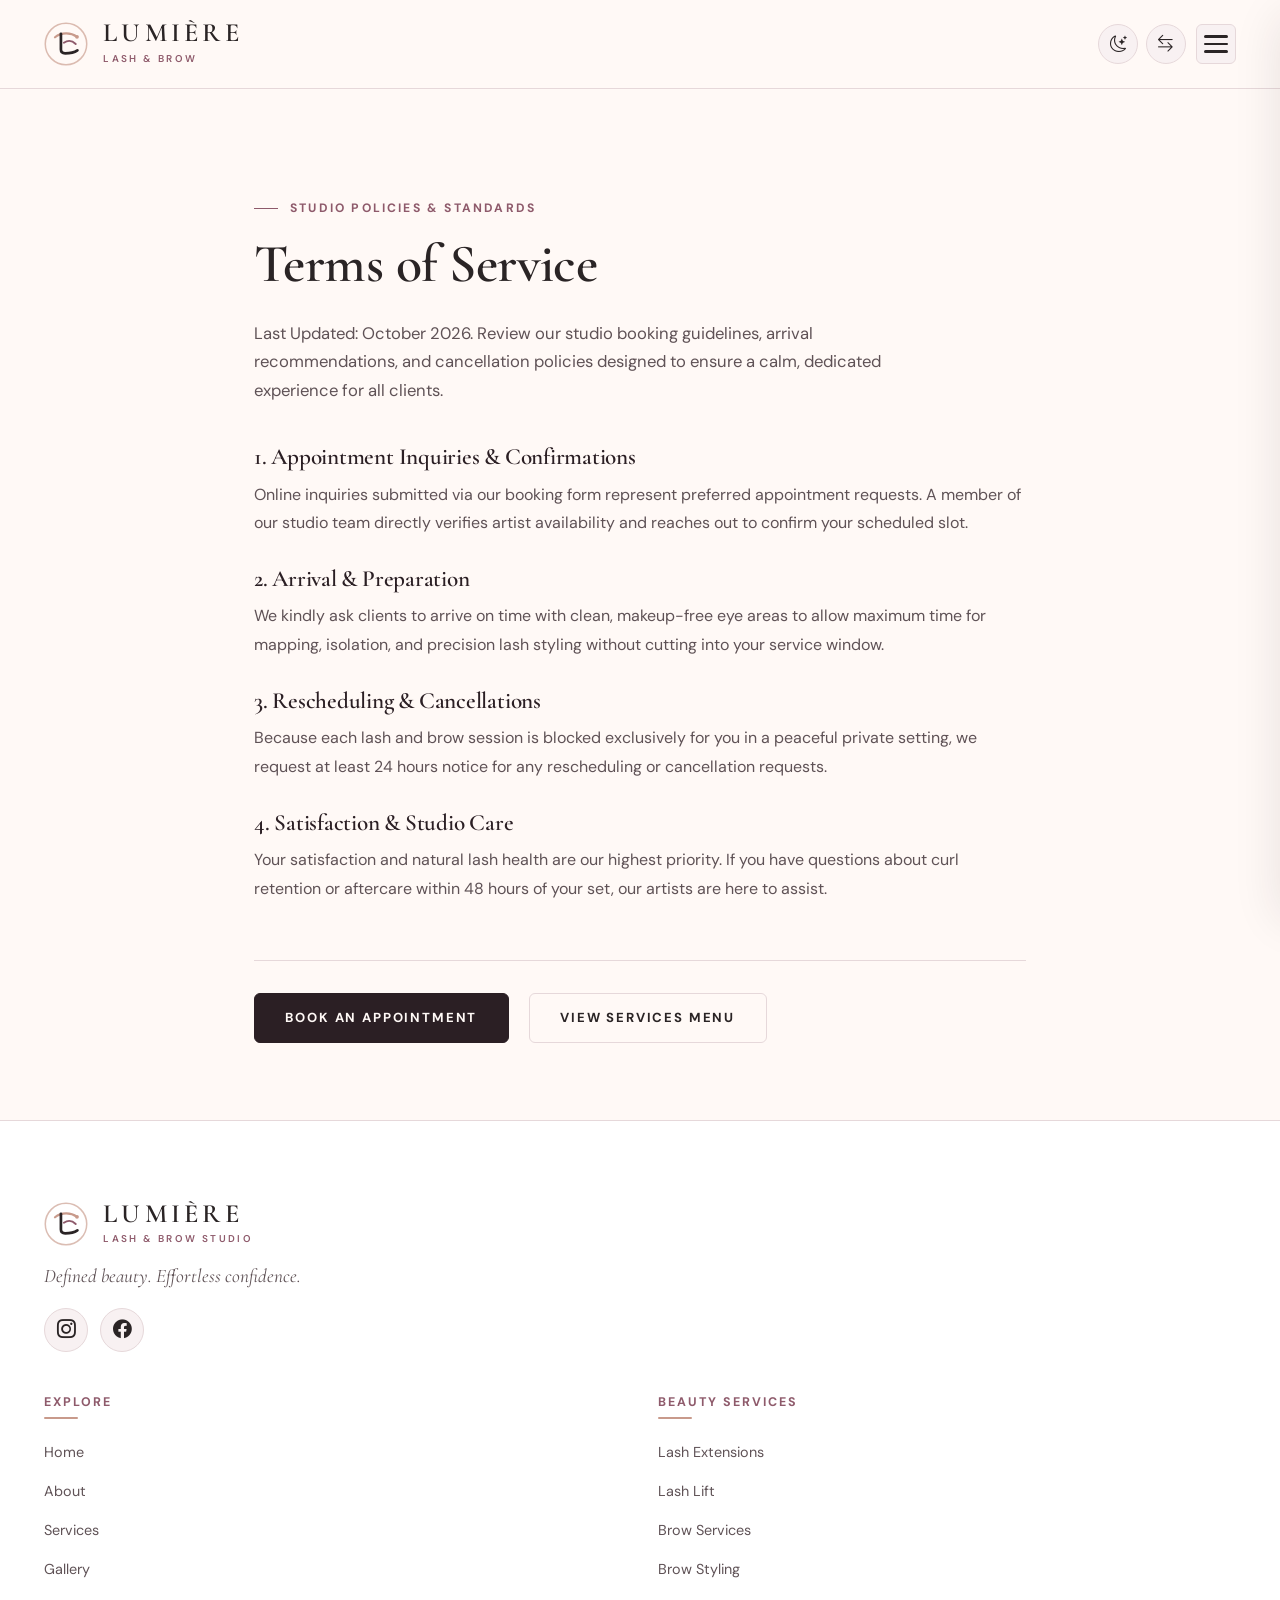
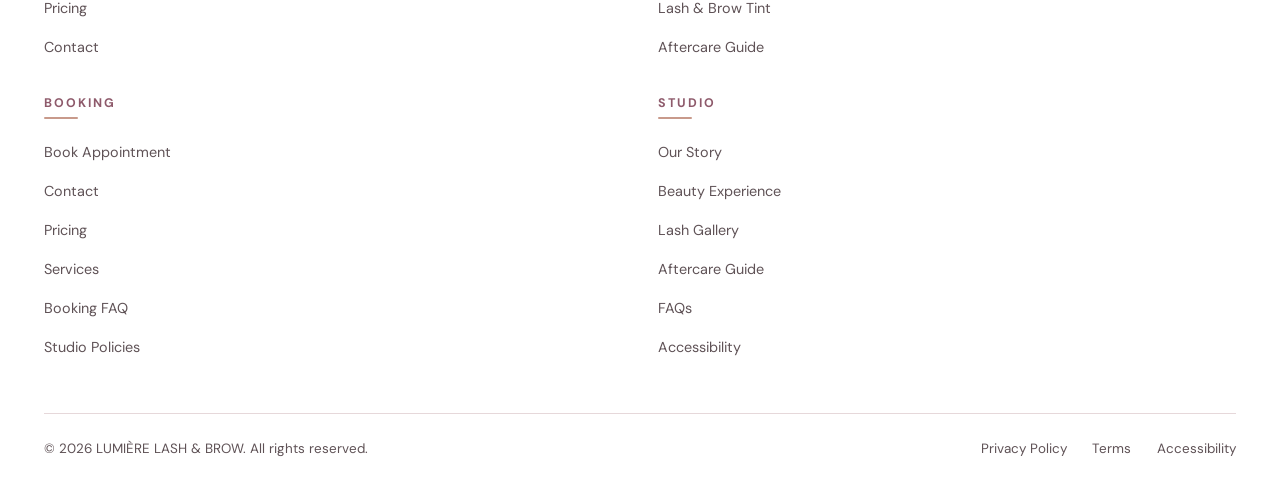
<file: terms.html>
<!DOCTYPE html>
<html lang="en" dir="ltr" data-theme="light">
<head>
  <meta charset="UTF-8">
  <meta name="viewport" content="width=device-width, initial-scale=1.0">
  <title>Terms of Service — LUMIÈRE Lash &amp; Brow Studio</title>
  <meta name="description" content="Terms of Service, studio booking policies, cancellation notice, and guidelines for LUMIÈRE Lash &amp; Brow Studio.">
  <link rel="icon" type="image/svg+xml" href="assets/images/favicon.svg">

  <!-- Google Fonts: Cormorant Garamond & DM Sans -->
  <link rel="preconnect" href="https://fonts.googleapis.com">
  <link rel="preconnect" href="https://fonts.gstatic.com" crossorigin>
  <link href="https://fonts.googleapis.com/css2?family=Cormorant+Garamond:ital,wght@0,500;0,600;0,700;1,500;1,600&family=DM+Sans:ital,wght@0,400;0,500;0,600;0,700;1,400;1,500&display=swap" rel="stylesheet">

  <!-- Bootstrap Icons -->
  <link rel="stylesheet" href="https://cdn.jsdelivr.net/npm/bootstrap-icons@1.11.3/font/bootstrap-icons.min.css">

  <!-- Master Stylesheet -->
  <link rel="stylesheet" href="assets/css/style.css">
</head>
<body class="page-legal">

  <!-- ==========================================================================
       GLOBAL NAVBAR
       ========================================================================== -->
  <header class="site-header" id="siteHeader">
    <div class="container-lumiere">
      <nav class="navbar-lumiere" aria-label="Main Navigation">
        
        <a href="index.html" class="navbar-brand-lumiere" aria-label="LUMIÈRE Lash &amp; Brow Homepage">
          <svg class="brand-icon" viewBox="0 0 52 52" fill="none" xmlns="http://www.w3.org/2000/svg" aria-hidden="true">
            <circle cx="26" cy="26" r="24.5" stroke="#C89A8B" stroke-width="1.8" opacity="0.65"/>
            <path d="M13 18C21 11.5 32 12.5 39 17.5" stroke="#C89A8B" stroke-width="2.6" stroke-linecap="round"/>
            <path d="M20 14V32.5C20 35.5 22 37 25 37C29.5 37 35.5 36.2 39.5 33.5" stroke="currentColor" stroke-width="3.2" stroke-linecap="round" stroke-linejoin="round"/>
            <path d="M23.5 24.5C28 21.5 33.5 22 37.5 26" stroke="#8E5A6B" stroke-width="2.2" stroke-linecap="round"/>
            <circle cx="39" cy="17.5" r="2.2" fill="#C89A8B"/>
          </svg>
          <div class="brand-text-wrap">
            <span class="brand-name">LUMIÈRE</span>
            <span class="brand-sub">Lash &amp; Brow</span>
          </div>
        </a>

        <!-- Desktop Navigation Menu (Visible ONLY on Desktop >= 1281px) -->
        <ul class="desktop-nav-menu">
          <li class="dropdown-parent">
            <a href="index.html" class="nav-link-item" aria-haspopup="true" aria-expanded="false">
              HOME <i class="bi bi-chevron-down dropdown-chevron" aria-hidden="true"></i>
            </a>
            <ul class="dropdown-menu-custom" aria-label="Home Pages Submenu">
              <li><a href="index.html" class="dropdown-link">Home 1</a></li>
              <li><a href="home2.html" class="dropdown-link">Home 2</a></li>
            </ul>
          </li>
          <li><a href="about.html" class="nav-link-item">ABOUT</a></li>
          <li><a href="services.html" class="nav-link-item">SERVICES</a></li>
          <li><a href="gallery.html" class="nav-link-item">GALLERY</a></li>
          <li><a href="pricing.html" class="nav-link-item">PRICING</a></li>
          <li><a href="contact.html" class="nav-link-item">CONTACT</a></li>
        </ul>

        <!-- Desktop Right Actions (Visible ONLY on Desktop >= 1281px) -->
        <div class="navbar-actions">
          <button type="button" class="btn-icon" id="themeToggleDesktop" aria-label="Toggle Dark Mode" title="Toggle Theme">
            <i class="bi bi-moon-stars" aria-hidden="true"></i>
          </button>
          <button type="button" class="btn-icon" id="rtlToggleDesktop" aria-label="Toggle RTL/LTR" title="Toggle Text Direction">
            <i class="bi bi-arrow-left-right" aria-hidden="true"></i>
          </button>
          <a href="contact.html#booking" class="btn-lumiere btn-primary-custom">
            BOOK AN APPOINTMENT
          </a>
        </div>

        <!-- Hamburger Trigger (Visible ONLY on Mobile & Tablet <= 1280px) -->
        <button type="button" class="btn-hamburger" id="btnHamburger" aria-label="Open Navigation Menu" aria-expanded="false" aria-controls="mobileDrawer">
          <span class="hamburger-line"></span>
          <span class="hamburger-line"></span>
          <span class="hamburger-line"></span>
        </button>

      </nav>
    </div>
  </header>

  <!-- MOBILE & TABLET SLIDE-OUT DRAWER MENU (<= 1280px) -->
  <div class="drawer-backdrop" id="drawerBackdrop" tabindex="-1" aria-hidden="true"></div>
  <aside class="mobile-drawer" id="mobileDrawer" role="dialog" aria-modal="true" aria-label="Mobile Navigation Menu">
    <div class="drawer-header">
      <a href="index.html" class="navbar-brand-lumiere">
        <svg class="brand-icon" viewBox="0 0 52 52" fill="none" xmlns="http://www.w3.org/2000/svg" aria-hidden="true">
          <circle cx="26" cy="26" r="24.5" stroke="#C89A8B" stroke-width="1.8" opacity="0.65"/>
          <path d="M13 18C21 11.5 32 12.5 39 17.5" stroke="#C89A8B" stroke-width="2.6" stroke-linecap="round"/>
          <path d="M20 14V32.5C20 35.5 22 37 25 37C29.5 37 35.5 36.2 39.5 33.5" stroke="currentColor" stroke-width="3.2" stroke-linecap="round" stroke-linejoin="round"/>
          <path d="M23.5 24.5C28 21.5 33.5 22 37.5 26" stroke="#8E5A6B" stroke-width="2.2" stroke-linecap="round"/>
          <circle cx="39" cy="17.5" r="2.2" fill="#C89A8B"/>
        </svg>
        <div class="brand-text-wrap">
          <span class="brand-name">LUMIÈRE</span>
          <span class="brand-sub">Lash &amp; Brow</span>
        </div>
      </a>
      <button type="button" class="btn-drawer-close" id="btnDrawerClose" aria-label="Close Navigation Menu">
        <i class="bi bi-x-lg" aria-hidden="true"></i>
      </button>
    </div>

    <div class="drawer-body">
      <ul class="drawer-menu">
        <li>
          <button type="button" class="drawer-accordion-btn" id="drawerHomeAccordionBtn" aria-expanded="false">
            <span>HOME</span>
            <i class="bi bi-chevron-down" aria-hidden="true"></i>
          </button>
          <ul class="drawer-accordion-content" id="drawerHomeAccordionContent">
            <li><a href="index.html" class="drawer-sublink">Home 1</a></li>
            <li><a href="home2.html" class="drawer-sublink">Home 2</a></li>
          </ul>
        </li>
        <li><a href="about.html" class="drawer-link">ABOUT</a></li>
        <li><a href="services.html" class="drawer-link">SERVICES</a></li>
        <li><a href="gallery.html" class="drawer-link">GALLERY</a></li>
        <li><a href="pricing.html" class="drawer-link">PRICING</a></li>
        <li><a href="contact.html" class="drawer-link">CONTACT</a></li>
      </ul>

      <div class="drawer-divider"></div>

      <div class="drawer-controls">
        <button type="button" class="drawer-toggle-btn" id="themeToggleMobile">
          <span class="toggle-label">Dark Mode</span>
          <i class="bi bi-moon-stars" aria-hidden="true"></i>
        </button>
        <button type="button" class="drawer-toggle-btn" id="rtlToggleMobile">
          <span class="toggle-label">RTL View</span>
          <i class="bi bi-arrow-left-right" aria-hidden="true"></i>
        </button>
        <a href="contact.html#booking" class="btn-lumiere btn-primary-custom drawer-booking-btn">
          BOOK AN APPOINTMENT
        </a>
      </div>
    </div>
  </aside>

  <!-- MAIN CONTENT -->
  <main id="mainContent" style="padding: clamp(5rem, 8vw, 8rem) 0 clamp(4rem, 6vw, 6rem);">
    <div class="container-lumiere" style="max-width: 860px;">
      
      <div class="section-eyebrow">
        <span class="eyebrow-line" aria-hidden="true"></span>
        <span>STUDIO POLICIES &amp; STANDARDS</span>
      </div>

      <h1 class="section-title font-serif" style="margin-bottom: 1.5rem;">Terms of Service</h1>
      <p class="section-lead" style="margin-bottom: 2.5rem;">
        Last Updated: October 2026. Review our studio booking guidelines, arrival recommendations, and cancellation policies designed to ensure a calm, dedicated experience for all clients.
      </p>

      <div style="line-height: 1.8; color: var(--text-muted); display: flex; flex-direction: column; gap: 1.75rem; font-size: 1rem;">
        <section>
          <h2 style="font-family: var(--font-heading); color: var(--color-primary); font-size: 1.45rem; margin-bottom: 0.6rem;">1. Appointment Inquiries &amp; Confirmations</h2>
          <p>Online inquiries submitted via our booking form represent preferred appointment requests. A member of our studio team directly verifies artist availability and reaches out to confirm your scheduled slot.</p>
        </section>

        <section>
          <h2 style="font-family: var(--font-heading); color: var(--color-primary); font-size: 1.45rem; margin-bottom: 0.6rem;">2. Arrival &amp; Preparation</h2>
          <p>We kindly ask clients to arrive on time with clean, makeup-free eye areas to allow maximum time for mapping, isolation, and precision lash styling without cutting into your service window.</p>
        </section>

        <section>
          <h2 style="font-family: var(--font-heading); color: var(--color-primary); font-size: 1.45rem; margin-bottom: 0.6rem;">3. Rescheduling &amp; Cancellations</h2>
          <p>Because each lash and brow session is blocked exclusively for you in a peaceful private setting, we request at least 24 hours notice for any rescheduling or cancellation requests.</p>
        </section>

        <section>
          <h2 style="font-family: var(--font-heading); color: var(--color-primary); font-size: 1.45rem; margin-bottom: 0.6rem;">4. Satisfaction &amp; Studio Care</h2>
          <p>Your satisfaction and natural lash health are our highest priority. If you have questions about curl retention or aftercare within 48 hours of your set, our artists are here to assist.</p>
        </section>
      </div>

      <div class="legal-page-actions">
        <a href="contact.html#booking" class="btn-lumiere btn-primary-custom">BOOK AN APPOINTMENT</a>
        <a href="services.html" class="btn-lumiere btn-secondary-custom">VIEW SERVICES MENU</a>
      </div>

    </div>
  </main>

  <!-- GLOBAL FOOTER -->
  <footer class="site-footer" role="contentinfo">
    <div class="container-lumiere">
      <div class="footer-top-grid">
        <div class="footer-brand-wrap">
          <a href="index.html" class="navbar-brand-lumiere" aria-label="LUMIÈRE Lash &amp; Brow Homepage">
            <svg class="brand-icon" viewBox="0 0 52 52" fill="none" xmlns="http://www.w3.org/2000/svg" aria-hidden="true">
              <circle cx="26" cy="26" r="24.5" stroke="#C89A8B" stroke-width="1.8" opacity="0.65"/>
              <path d="M13 18C21 11.5 32 12.5 39 17.5" stroke="#C89A8B" stroke-width="2.6" stroke-linecap="round"/>
              <path d="M20 14V32.5C20 35.5 22 37 25 37C29.5 37 35.5 36.2 39.5 33.5" stroke="currentColor" stroke-width="3.2" stroke-linecap="round" stroke-linejoin="round"/>
              <path d="M23.5 24.5C28 21.5 33.5 22 37.5 26" stroke="#8E5A6B" stroke-width="2.2" stroke-linecap="round"/>
              <circle cx="39" cy="17.5" r="2.2" fill="#C89A8B"/>
            </svg>
            <div class="brand-text-wrap">
              <span class="brand-name">LUMIÈRE</span>
              <span class="brand-sub">Lash &amp; Brow Studio</span>
            </div>
          </a>
          <p class="footer-tagline">Defined beauty. Effortless confidence.</p>
          <div class="footer-social-links">
            <a href="https://instagram.com" class="footer-social-icon" aria-label="Follow LUMIÈRE on Instagram" target="_blank" rel="noopener noreferrer"><i class="bi bi-instagram" aria-hidden="true"></i></a>
            <a href="https://facebook.com" class="footer-social-icon" aria-label="Follow LUMIÈRE on Facebook" target="_blank" rel="noopener noreferrer"><i class="bi bi-facebook" aria-hidden="true"></i></a>
          </div>
        </div>

        <div class="footer-col">
          <h4 class="footer-col-title">EXPLORE</h4>
          <ul class="footer-nav-list">
            <li><a href="index.html" class="footer-link">Home</a></li>
            <li><a href="about.html" class="footer-link">About</a></li>
            <li><a href="services.html" class="footer-link">Services</a></li>
            <li><a href="gallery.html" class="footer-link">Gallery</a></li>
            <li><a href="pricing.html" class="footer-link">Pricing</a></li>
            <li><a href="contact.html" class="footer-link">Contact</a></li>
          </ul>
        </div>

        <div class="footer-col">
          <h4 class="footer-col-title">BEAUTY SERVICES</h4>
          <ul class="footer-nav-list">
            <li><a href="services.html" class="footer-link">Lash Extensions</a></li>
            <li><a href="services.html#lashLift" class="footer-link">Lash Lift</a></li>
            <li><a href="services.html#browServices" class="footer-link">Brow Services</a></li>
            <li><a href="services.html#browServices" class="footer-link">Brow Styling</a></li>
            <li><a href="services.html#browServices" class="footer-link">Lash &amp; Brow Tint</a></li>
            <li><a href="services.html#aftercareGuide" class="footer-link">Aftercare Guide</a></li>
          </ul>
        </div>

        <div class="footer-col">
          <h4 class="footer-col-title">BOOKING</h4>
          <ul class="footer-nav-list">
            <li><a href="contact.html#booking" class="footer-link">Book Appointment</a></li>
            <li><a href="contact.html" class="footer-link">Contact</a></li>
            <li><a href="pricing.html" class="footer-link">Pricing</a></li>
            <li><a href="services.html" class="footer-link">Services</a></li>
            <li><a href="pricing.html#faq" class="footer-link">Booking FAQ</a></li>
            <li><a href="pricing.html#policies" class="footer-link">Studio Policies</a></li>
          </ul>
        </div>

        <div class="footer-col">
          <h4 class="footer-col-title">STUDIO</h4>
          <ul class="footer-nav-list">
            <li><a href="about.html" class="footer-link">Our Story</a></li>
            <li><a href="about.html#experience" class="footer-link">Beauty Experience</a></li>
            <li><a href="gallery.html" class="footer-link">Lash Gallery</a></li>
            <li><a href="services.html#aftercareGuide" class="footer-link">Aftercare Guide</a></li>
            <li><a href="contact.html#faq" class="footer-link">FAQs</a></li>
            <li><a href="about.html#accessibility" class="footer-link">Accessibility</a></li>
          </ul>
        </div>
      </div>

      <div class="footer-bottom-bar">
        <div>&copy; 2026 LUMIÈRE LASH &amp; BROW. All rights reserved.</div>
        <div class="footer-legal-links">
          <a href="privacy.html" class="footer-legal-link">Privacy Policy</a>
          <a href="terms.html" class="footer-legal-link active">Terms</a>
          <a href="accessibility.html" class="footer-legal-link">Accessibility</a>
        </div>
      </div>
    </div>
  </footer>

  <script src="assets/js/main.js"></script>
</body>
</html>
</file>
<file: assets/css/style.css>
/* ==========================================================================
   LUMIÈRE LASH & BROW - MASTER STYLESHEET
   Brand: LUMIÈRE LASH & BROW
   Typography: Cormorant Garamond (Editorial Serif) + DM Sans (Clean Modern Body)
   ========================================================================== */

/* --------------------------------------------------------------------------
   1. CSS CUSTOM PROPERTIES / DESIGN TOKENS
   -------------------------------------------------------------------------- */
:root {
  /* Brand Palette */
  --color-primary: #2B1F24;          /* Deep Espresso Plum */
  --color-primary-rgb: 43, 31, 36;
  --color-espresso: #2B1F24;         /* Rich Deep Espresso */
  --color-dusty-rose: #8E5A6B;       /* Dusty Rose Accent */
  --color-dusty-rose-rgb: 142, 90, 107;
  --color-rose-gold: #C89A8B;        /* Soft Rose Gold Highlight */
  --color-rose-gold-rgb: 200, 154, 139;
  --color-blush-ivory: #F8F1F2;      /* Blush Ivory */
  --color-warm-cream: #FFF9F6;       /* Warm Cream */
  --color-white: #FFFFFF;
  
  /* Semantic Tokens (Light Mode Default) */
  color-scheme: light;
  --bg-body: #FFF9F6;
  --bg-surface: #FFFFFF;
  --bg-surface-elevated: #F8F1F2;
  --bg-surface-subtle: #FAF3F2;
  --bg-card: #FFFFFF;
  --bg-dark-section: #2B1F24;
  
  --text-main: #2A2425;
  --text-muted: #5F5256;             /* Strong WCAG-compliant contrast */
  --text-light: #F8F1F2;
  --text-inverse: #FFFFFF;
  
  --border-subtle: #E6D8DA;
  --border-focus: #C89A8B;
  --border-strong: #8E5A6B;
  
  --shadow-sm: 0 4px 14px rgba(43, 31, 36, 0.05);
  --shadow-md: 0 10px 28px rgba(43, 31, 36, 0.08);
  --shadow-lg: 0 18px 45px rgba(43, 31, 36, 0.11);
  --shadow-glow: 0 0 32px rgba(200, 154, 139, 0.28);
  
  /* Typography */
  --font-heading: 'Cormorant Garamond', 'Playfair Display', Georgia, serif;
  --font-body: 'DM Sans', 'Plus Jakarta Sans', -apple-system, BlinkMacSystemFont, 'Segoe UI', Roboto, sans-serif;
  
  /* Layout & Spacing */
  --container-max: 1280px;
  --nav-height: 88px;
  --header-btn-height: 44px;
  --radius-sm: 6px;
  --radius-md: 12px;
  --radius-lg: 20px;
  --radius-xl: 30px;
  --radius-full: 9999px;
  
  /* Transitions */
  --transition-fast: 0.2s cubic-bezier(0.16, 1, 0.3, 1);
  --transition-smooth: 0.35s cubic-bezier(0.16, 1, 0.3, 1);
  --transition-slow: 0.6s cubic-bezier(0.16, 1, 0.3, 1);
}

/* Dark Mode Theme Overrides */
[data-theme="dark"] {
  color-scheme: dark;
  --bg-body: #1C1318;
  --bg-surface: #261B21;
  --bg-surface-elevated: #31232B;
  --bg-surface-subtle: #2C1E26;
  --bg-card: #261B21;
  --bg-dark-section: #140D11;
  --color-espresso: #140D11;
  
  --text-main: #F8EFF2;
  --text-muted: #D0C2C6;             /* Crisp readable contrast on dark */
  --text-light: #FFFFFF;
  --text-inverse: #1C1318;
  
  --border-subtle: #45303C;
  --border-focus: #D8A99B;
  --border-strong: #A86D80;
  
  --shadow-sm: 0 4px 14px rgba(0, 0, 0, 0.35);
  --shadow-md: 0 10px 30px rgba(0, 0, 0, 0.45);
  --shadow-lg: 0 18px 45px rgba(0, 0, 0, 0.55);
  --shadow-glow: 0 0 32px rgba(200, 154, 139, 0.2);
}

/* --------------------------------------------------------------------------
   2. GLOBAL RESETS & BASE STYLES
   -------------------------------------------------------------------------- */
*, *::before, *::after {
  box-sizing: border-box;
  margin: 0;
  padding: 0;
}

html {
  font-size: 16px;
  scroll-behavior: smooth;
  -webkit-text-size-adjust: 100%;
}

body {
  font-family: var(--font-body);
  font-weight: 400;
  font-size: clamp(1rem, 1.05vw, 1.125rem); /* 16-18px desktop */
  line-height: 1.68;
  color: var(--text-main);
  background-color: var(--bg-body);
  transition: background-color var(--transition-smooth), color var(--transition-smooth);
  overflow-x: hidden;
  text-rendering: optimizeLegibility;
  -webkit-font-smoothing: antialiased;
}

@media (max-width: 768px) {
  body {
    font-size: 1rem;
  }
}

body.drawer-open {
  overflow: hidden;
  touch-action: none;
}

img {
  max-width: 100%;
  height: auto;
  display: block;
  object-fit: cover;
}

a {
  color: inherit;
  text-decoration: none;
  transition: color var(--transition-fast), opacity var(--transition-fast);
}

button {
  font-family: inherit;
  cursor: pointer;
  border: none;
  background: none;
  outline: none;
}

button:focus-visible, a:focus-visible {
  outline: 2px solid var(--color-rose-gold);
  outline-offset: 3px;
}

/* --------------------------------------------------------------------------
   3. TYPOGRAPHY SYSTEM
   -------------------------------------------------------------------------- */
h1, h2, h3, h4, h5, h6 {
  font-family: var(--font-heading);
  font-weight: 600;
  line-height: 1.15;
  color: var(--text-main);
  letter-spacing: -0.01em;
}

.font-serif {
  font-family: var(--font-heading);
}

.eyebrow {
  display: inline-flex;
  align-items: center;
  gap: 0.65rem;
  font-family: var(--font-body);
  font-size: 0.75rem;
  font-weight: 600;
  letter-spacing: 0.2em;
  text-transform: uppercase;
  color: var(--color-dusty-rose);
  margin-bottom: 0.9rem;
}

[data-theme="dark"] .eyebrow {
  color: var(--color-rose-gold);
}

.eyebrow::before {
  content: '';
  display: inline-block;
  width: 24px;
  height: 1.5px;
  background: currentColor;
}

.eyebrow-center {
  justify-content: center;
}

.eyebrow-center::after {
  content: '';
  display: inline-block;
  width: 24px;
  height: 1.5px;
  background: currentColor;
}

.section-title {
  font-size: clamp(2.3rem, 4.2vw, 3.5rem);
  font-weight: 600;
  line-height: 1.14;
  margin-bottom: 1.15rem;
  letter-spacing: -0.01em;
}

.section-lead {
  font-size: clamp(1.02rem, 1.3vw, 1.18rem);
  font-weight: 400;
  color: var(--text-muted);
  max-width: 640px;
  line-height: 1.72;
}

.section-eyebrow {
  display: inline-flex;
  align-items: center;
  gap: 0.75rem;
  font-family: var(--font-body);
  font-size: 0.76rem;
  font-weight: 700;
  letter-spacing: 0.18em;
  text-transform: uppercase;
  color: var(--color-dusty-rose);
  margin-bottom: 0.9rem;
}

[data-theme="dark"] .section-eyebrow {
  color: var(--color-rose-gold);
}

.eyebrow-line {
  display: inline-block;
  width: 24px;
  height: 1.5px;
  background: currentColor;
  flex-shrink: 0;
}

.section-header-center {
  text-align: center;
  max-width: 780px;
  margin-left: auto;
  margin-right: auto;
  margin-bottom: clamp(2.5rem, 4vw, 3.5rem);
  display: flex;
  flex-direction: column;
  align-items: center;
}

.section-header-center .section-eyebrow {
  justify-content: center;
}

.section-heading-lumiere {
  font-family: var(--font-heading);
  font-size: clamp(2.2rem, 3.8vw, 3.2rem);
  font-weight: 600;
  line-height: 1.15;
  color: var(--color-primary);
  margin-bottom: 1.1rem;
  letter-spacing: -0.01em;
  text-align: inherit;
}

[data-theme="dark"] .section-heading-lumiere {
  color: var(--text-main);
}

.section-subtext-lumiere {
  font-size: clamp(1rem, 1.25vw, 1.15rem);
  line-height: 1.7;
  color: var(--text-muted);
  max-width: 640px;
  margin-left: auto;
  margin-right: auto;
  margin-bottom: 0;
  text-align: inherit;
}

/* Alignment Utilities */
.text-center {
  text-align: center;
}

.text-start,
.text-left {
  text-align: left;
}

[dir="rtl"] .text-start,
[dir="rtl"] .text-left {
  text-align: right;
}

/* --------------------------------------------------------------------------
   4. BUTTONS & INTERACTIVE ELEMENTS
   -------------------------------------------------------------------------- */
.btn-lumiere {
  display: inline-flex;
  align-items: center;
  justify-content: center;
  gap: 0.65rem;
  min-height: 48px;
  min-width: 44px;
  padding: 0.82rem 1.9rem;
  font-family: var(--font-body);
  font-size: 0.82rem;
  font-weight: 700;
  letter-spacing: 0.14em;
  text-transform: uppercase;
  border-radius: var(--radius-sm);
  transition: all var(--transition-smooth);
  position: relative;
  overflow: hidden;
  text-align: center;
}

.btn-primary-custom {
  background-color: var(--color-primary);
  color: var(--color-warm-cream);
  border: 1.5px solid var(--color-primary);
}

[data-theme="dark"] .btn-primary-custom {
  background-color: var(--color-rose-gold);
  color: #1C1318;
  border-color: var(--color-rose-gold);
}

.btn-primary-custom:hover {
  background-color: var(--color-dusty-rose);
  border-color: var(--color-dusty-rose);
  color: #FFFFFF;
  transform: translateY(-2px);
  box-shadow: 0 10px 24px rgba(142, 90, 107, 0.28);
}

.btn-secondary-custom {
  background-color: transparent;
  color: var(--text-main);
  border: 1.5px solid var(--border-subtle);
}

.btn-secondary-custom:hover {
  border-color: var(--color-dusty-rose);
  color: var(--color-dusty-rose);
  background-color: rgba(142, 90, 107, 0.06);
  transform: translateY(-2px);
}

.btn-gold {
  background-color: var(--color-rose-gold);
  color: var(--color-primary);
  border: 1.5px solid var(--color-rose-gold);
}

.btn-gold:hover {
  background-color: #d8aca0;
  border-color: #d8aca0;
  transform: translateY(-2px);
  box-shadow: 0 10px 25px rgba(200, 154, 139, 0.4);
}

.btn-icon {
  display: inline-flex;
  align-items: center;
  justify-content: center;
  width: 44px;
  height: 44px;
  min-width: 44px;
  min-height: 44px;
  border-radius: 50%;
  background: var(--bg-surface-elevated);
  color: var(--text-main);
  border: 1.5px solid var(--border-subtle);
  transition: all var(--transition-fast);
  font-size: 1.15rem;
}

.btn-icon:hover {
  border-color: var(--color-rose-gold);
  color: var(--color-dusty-rose);
  transform: scale(1.06);
}

/* --------------------------------------------------------------------------
   5. CONTAINER & SECTION LAYOUTS
   -------------------------------------------------------------------------- */
.container-lumiere {
  width: 100%;
  max-width: var(--container-max);
  margin-left: auto;
  margin-right: auto;
  padding-left: clamp(18px, 3.5vw, 44px);
  padding-right: clamp(18px, 3.5vw, 44px);
}

.section-spacing {
  padding-top: clamp(52px, 8vw, 100px);
  padding-bottom: clamp(52px, 8vw, 100px);
}

.section-spacing-lg {
  padding-top: clamp(64px, 10vw, 120px);
  padding-bottom: clamp(64px, 10vw, 120px);
}

/* --------------------------------------------------------------------------
   6. GLOBAL NAVBAR & DESKTOP HEADER
   -------------------------------------------------------------------------- */
.site-header {
  position: sticky;
  top: 0;
  left: 0;
  width: 100%;
  z-index: 1000;
  background-color: rgba(255, 249, 246, 0.94);
  backdrop-filter: blur(16px);
  -webkit-backdrop-filter: blur(16px);
  border-bottom: 1px solid var(--border-subtle);
  transition: background-color var(--transition-smooth), border-color var(--transition-smooth);
}

[data-theme="dark"] .site-header {
  background-color: rgba(28, 19, 24, 0.94);
  border-bottom-color: var(--border-subtle);
}

.navbar-lumiere {
  display: flex;
  align-items: center;
  justify-content: space-between;
  height: var(--nav-height);
}

/* Redesigned Brand Logo */
.navbar-brand-lumiere {
  display: inline-flex;
  align-items: center;
  gap: 0.95rem;
  color: var(--text-main);
  text-decoration: none;
  flex-shrink: 0;
}

.brand-icon {
  width: 44px;
  height: 44px;
  flex-shrink: 0;
}

.brand-text-wrap {
  display: flex;
  flex-direction: column;
}

.brand-name {
  font-family: var(--font-heading);
  font-size: 1.65rem;
  font-weight: 600;
  letter-spacing: 0.16em;
  line-height: 1;
  color: var(--text-main);
}

.brand-sub {
  font-family: var(--font-body);
  font-size: 0.62rem;
  font-weight: 600;
  letter-spacing: 0.24em;
  text-transform: uppercase;
  color: var(--color-dusty-rose);
  margin-top: 4px;
}

[data-theme="dark"] .brand-sub {
  color: var(--color-rose-gold);
}

/* Desktop Nav Links */
.desktop-nav-menu {
  display: flex;
  align-items: center;
  gap: clamp(18px, 1.8vw, 28px);
  list-style: none;
}

.nav-link-item {
  position: relative;
  font-family: var(--font-body);
  font-size: 0.84rem;
  font-weight: 600;
  letter-spacing: 0.13em;
  text-transform: uppercase;
  color: var(--text-main);
  padding: 0.55rem 0;
  display: inline-flex;
  align-items: center;
  gap: 0.4rem;
  transition: color var(--transition-fast);
}

.nav-link-item:hover, .nav-link-item.active {
  color: var(--color-dusty-rose);
}

[data-theme="dark"] .nav-link-item:hover, [data-theme="dark"] .nav-link-item.active {
  color: var(--color-rose-gold);
}

.nav-link-item::after {
  content: '';
  position: absolute;
  bottom: 0;
  left: 0;
  width: 0%;
  height: 2px;
  background-color: var(--color-dusty-rose);
  transition: width var(--transition-smooth);
}

.nav-link-item:hover::after, .nav-link-item.active::after {
  width: 100%;
}

/* Home Dropdown Desktop */
.dropdown-parent {
  position: relative;
}

.dropdown-chevron {
  font-size: 0.68rem;
  transition: transform var(--transition-fast);
}

.dropdown-parent:hover .dropdown-chevron {
  transform: rotate(180deg);
}

.dropdown-menu-custom {
  position: absolute;
  top: 100%;
  left: 0;
  min-width: 200px;
  background-color: var(--bg-surface);
  border: 1px solid var(--border-subtle);
  border-radius: var(--radius-md);
  box-shadow: var(--shadow-lg);
  padding: 0.65rem 0;
  list-style: none;
  opacity: 0;
  visibility: hidden;
  transform: translateY(12px);
  transition: all var(--transition-smooth);
  z-index: 100;
}

[dir="rtl"] .dropdown-menu-custom {
  left: auto;
  right: 0;
}

.dropdown-parent:hover .dropdown-menu-custom,
.dropdown-parent:focus-within .dropdown-menu-custom {
  opacity: 1;
  visibility: visible;
  transform: translateY(0);
}

.dropdown-link {
  display: block;
  padding: 0.7rem 1.4rem;
  font-size: 0.84rem;
  font-weight: 500;
  letter-spacing: 0.08em;
  color: var(--text-main);
  transition: all var(--transition-fast);
}

.dropdown-link:hover {
  background-color: var(--bg-surface-elevated);
  color: var(--color-dusty-rose);
  padding-left: 1.75rem;
}

[dir="rtl"] .dropdown-link:hover {
  padding-left: 1.4rem;
  padding-right: 1.75rem;
}

/* Right Nav Actions (Desktop) */
.navbar-actions {
  display: flex;
  align-items: center;
  gap: 0.95rem;
}

/* Maintain strictly consistent height for Theme, RTL, and CTA buttons in the header */
.navbar-actions .btn-icon {
  width: var(--header-btn-height);
  height: var(--header-btn-height);
  min-width: var(--header-btn-height);
  min-height: var(--header-btn-height);
  max-height: var(--header-btn-height);
  padding: 0;
  display: inline-flex;
  align-items: center;
  justify-content: center;
  border-radius: 50%;
  flex-shrink: 0;
  box-sizing: border-box;
}

.navbar-actions .btn-lumiere,
.navbar-actions .btn-primary-custom {
  height: var(--header-btn-height);
  min-height: var(--header-btn-height);
  max-height: var(--header-btn-height);
  padding: 0 1.65rem;
  font-size: 0.82rem;
  font-weight: 700;
  letter-spacing: 0.14em;
  line-height: 1;
  display: inline-flex;
  align-items: center;
  justify-content: center;
  box-sizing: border-box;
  flex-shrink: 0;
  white-space: nowrap;
}

/* Hamburger Button (Mobile / Tablet <= 1280px) */
.btn-hamburger {
  display: none;
  flex-direction: column;
  justify-content: center;
  align-items: center;
  gap: 5px;
  width: 44px;
  height: 44px;
  min-width: 44px;
  min-height: 44px;
  padding: 8px;
  border-radius: var(--radius-sm);
  background: var(--bg-surface-elevated);
  border: 1.5px solid var(--border-subtle);
  color: var(--text-main);
  transition: all var(--transition-fast);
}

.btn-hamburger:hover {
  border-color: var(--color-rose-gold);
}

.hamburger-line {
  display: block;
  width: 24px;
  height: 2.5px;
  background-color: currentColor;
  border-radius: 2px;
  transition: all var(--transition-fast);
}

/* --------------------------------------------------------------------------
   7. MOBILE & TABLET DRAWER NAVIGATION (<= 1280px)
   -------------------------------------------------------------------------- */
.drawer-backdrop {
  position: fixed;
  inset: 0;
  background-color: rgba(26, 18, 22, 0.7);
  backdrop-filter: blur(5px);
  -webkit-backdrop-filter: blur(5px);
  z-index: 1100;
  opacity: 0;
  visibility: hidden;
  transition: opacity var(--transition-smooth), visibility var(--transition-smooth);
}

.drawer-backdrop.active {
  opacity: 1;
  visibility: visible;
}

.mobile-drawer {
  position: fixed;
  top: 0;
  right: 0;
  width: min(92vw, 420px);
  height: 100vh;
  height: 100dvh;
  background-color: var(--bg-surface);
  border-left: 1px solid var(--border-subtle);
  box-shadow: var(--shadow-lg);
  z-index: 1200;
  display: flex;
  flex-direction: column;
  transform: translateX(100%);
  transition: transform var(--transition-smooth);
  overflow-y: auto;
  -webkit-overflow-scrolling: touch;
}

[dir="rtl"] .mobile-drawer {
  right: auto;
  left: 0;
  border-left: none;
  border-right: 1px solid var(--border-subtle);
  transform: translateX(-100%);
}

.mobile-drawer.active {
  transform: translateX(0);
}

.drawer-header {
  display: flex;
  align-items: center;
  justify-content: space-between;
  padding: 1.4rem 1.6rem;
  border-bottom: 1px solid var(--border-subtle);
}

.btn-drawer-close {
  display: inline-flex;
  align-items: center;
  justify-content: center;
  width: 44px;
  height: 44px;
  min-width: 44px;
  min-height: 44px;
  border-radius: 50%;
  background: var(--bg-surface-elevated);
  border: 1.5px solid var(--border-subtle);
  color: var(--text-main);
  font-size: 1.3rem;
  transition: all var(--transition-fast);
}

.btn-drawer-close:hover {
  background-color: var(--color-primary);
  color: var(--color-white);
  border-color: var(--color-primary);
}

.drawer-body {
  padding: 1.8rem 1.6rem;
  display: flex;
  flex-direction: column;
  gap: 1.4rem;
  flex-grow: 1;
}

.drawer-menu {
  list-style: none;
  display: flex;
  flex-direction: column;
  gap: 0.35rem;
}

.drawer-link {
  display: flex;
  align-items: center;
  justify-content: space-between;
  padding: 0.85rem 0.5rem;
  min-height: 48px;
  font-family: var(--font-heading);
  font-size: 1.4rem;
  font-weight: 600;
  color: var(--text-main);
  border-bottom: 1px solid rgba(230, 216, 218, 0.4);
  transition: color var(--transition-fast), padding var(--transition-fast);
}

.drawer-link:hover, .drawer-link.active {
  color: var(--color-dusty-rose);
  padding-left: 0.85rem;
}

[dir="rtl"] .drawer-link:hover, [dir="rtl"] .drawer-link.active {
  padding-left: 0.5rem;
  padding-right: 0.85rem;
}

.drawer-accordion-btn {
  width: 100%;
  display: flex;
  align-items: center;
  justify-content: space-between;
  padding: 0.85rem 0.5rem;
  min-height: 48px;
  font-family: var(--font-heading);
  font-size: 1.4rem;
  font-weight: 600;
  color: var(--text-main);
  border-bottom: 1px solid rgba(230, 216, 218, 0.4);
}

.drawer-accordion-content {
  display: none;
  padding-left: 1.2rem;
  list-style: none;
  background: var(--bg-surface-subtle);
  border-radius: var(--radius-sm);
  margin-top: 0.4rem;
}

[dir="rtl"] .drawer-accordion-content {
  padding-left: 0;
  padding-right: 1.2rem;
}

.drawer-accordion-content.open {
  display: block;
}

.drawer-sublink {
  display: block;
  padding: 0.8rem 0.5rem;
  min-height: 44px;
  font-size: 1rem;
  font-family: var(--font-body);
  font-weight: 500;
  color: var(--text-muted);
}

.drawer-sublink:hover {
  color: var(--color-dusty-rose);
}

.drawer-divider {
  height: 1px;
  background: var(--border-subtle);
  margin: 0.4rem 0;
}

.drawer-controls {
  display: flex;
  flex-direction: column;
  gap: 1rem;
}

.drawer-toggle-btn {
  display: flex;
  align-items: center;
  justify-content: space-between;
  width: 100%;
  height: 48px;
  min-height: 48px;
  max-height: 48px;
  padding: 0 1.1rem;
  background: var(--bg-surface-elevated);
  border: 1.5px solid var(--border-subtle);
  border-radius: var(--radius-sm);
  font-size: 0.84rem;
  font-weight: 700;
  letter-spacing: 0.12em;
  text-transform: uppercase;
  color: var(--text-main);
  transition: all var(--transition-fast);
  box-sizing: border-box;
}

.drawer-toggle-btn:hover {
  border-color: var(--color-rose-gold);
  color: var(--color-dusty-rose);
}

.drawer-booking-btn {
  width: 100%;
  height: 48px;
  min-height: 48px;
  max-height: 48px;
  font-size: 0.84rem;
  letter-spacing: 0.12em;
  display: inline-flex;
  align-items: center;
  justify-content: center;
  box-sizing: border-box;
}

/* --------------------------------------------------------------------------
   8. SECTION 1 — HERO
   -------------------------------------------------------------------------- */
.hero-section {
  position: relative;
  background: radial-gradient(circle at 80% 20%, rgba(200, 154, 139, 0.14), transparent 50%),
              radial-gradient(circle at 10% 90%, rgba(142, 90, 107, 0.09), transparent 40%),
              var(--bg-body);
  padding-top: clamp(40px, 6vw, 75px);
  padding-bottom: clamp(56px, 8vw, 95px);
  min-height: clamp(620px, 82vh, 760px);
  display: flex;
  align-items: center;
}

.hero-grid {
  display: grid;
  grid-template-columns: 1.15fr 1fr;
  gap: clamp(32px, 5vw, 64px);
  align-items: center;
}

.hero-content {
  display: flex;
  flex-direction: column;
  justify-content: center;
}

.hero-title {
  font-size: clamp(2.85rem, 5.3vw, 4.5rem);
  font-weight: 600;
  line-height: 1.08;
  letter-spacing: -0.015em;
  margin-bottom: 1.3rem;
  color: var(--text-main);
}

.hero-title span {
  font-style: italic;
  font-weight: 500;
  color: var(--color-dusty-rose);
}

[data-theme="dark"] .hero-title span {
  color: var(--color-rose-gold);
}

.hero-text {
  font-size: clamp(1.05rem, 1.35vw, 1.22rem);
  font-weight: 400;
  color: var(--text-muted);
  line-height: 1.72;
  max-width: 540px;
  margin-bottom: 2.2rem;
}

.hero-buttons {
  display: flex;
  flex-wrap: wrap;
  gap: 1.15rem;
  margin-bottom: 2.5rem;
}

.hero-trust-bar {
  display: flex;
  align-items: center;
  gap: 2rem;
  padding-top: 1.6rem;
  border-top: 1px solid var(--border-subtle);
}

.trust-item {
  display: flex;
  align-items: center;
  gap: 0.65rem;
}

.trust-icon {
  color: var(--color-rose-gold);
  font-size: 1.25rem;
}

.trust-text {
  font-size: 0.8rem;
  font-weight: 600;
  letter-spacing: 0.06em;
  color: var(--text-muted);
  text-transform: uppercase;
}

.hero-media-wrap {
  position: relative;
  display: flex;
  justify-content: center;
}

.hero-image-frame {
  position: relative;
  width: 100%;
  max-width: 520px;
  border-radius: var(--radius-xl);
  overflow: hidden;
  box-shadow: var(--shadow-lg);
  border: 1.5px solid rgba(200, 154, 139, 0.4);
  background: var(--bg-surface);
}

.hero-image {
  width: 100%;
  height: clamp(400px, 52vh, 560px);
  object-fit: cover;
  transition: transform var(--transition-slow);
}

.hero-image-frame:hover .hero-image {
  transform: scale(1.03);
}

.hero-floating-badge {
  position: absolute;
  bottom: 24px;
  left: -16px;
  background: rgba(255, 255, 255, 0.95);
  backdrop-filter: blur(12px);
  -webkit-backdrop-filter: blur(12px);
  padding: 0.85rem 1.35rem;
  border-radius: var(--radius-md);
  border: 1px solid var(--border-subtle);
  box-shadow: var(--shadow-md);
  display: flex;
  align-items: center;
  gap: 0.85rem;
  z-index: 10;
}

[data-theme="dark"] .hero-floating-badge {
  background: rgba(38, 27, 33, 0.95);
}

[dir="rtl"] .hero-floating-badge {
  left: auto;
  right: -16px;
}

.badge-icon {
  width: 34px;
  height: 34px;
  border-radius: 50%;
  background: var(--color-blush-ivory);
  color: var(--color-dusty-rose);
  display: flex;
  align-items: center;
  justify-content: center;
  font-size: 0.95rem;
}

[data-theme="dark"] .badge-icon {
  background: var(--bg-surface-elevated);
  color: var(--color-rose-gold);
}

.badge-label {
  font-family: var(--font-body);
  font-size: 0.66rem;
  font-weight: 700;
  letter-spacing: 0.16em;
  text-transform: uppercase;
  color: var(--text-muted);
}

.badge-value {
  font-family: var(--font-heading);
  font-size: 1.18rem;
  font-weight: 600;
  color: var(--text-main);
  line-height: 1.1;
}

/* --------------------------------------------------------------------------
   9. SECTION 2 — SIGNATURE BEAUTY (Strict Same-Row Alignment)
   -------------------------------------------------------------------------- */
.signature-section {
  background-color: var(--bg-surface-elevated);
  transition: background-color var(--transition-smooth);
}

.signature-header {
  text-align: center;
  max-width: 700px;
  margin: 0 auto clamp(36px, 5vw, 60px);
}

.signature-grid {
  display: grid;
  grid-template-columns: repeat(5, 1fr);
  gap: clamp(14px, 1.5vw, 22px);
  margin-bottom: 3.5rem;
}

/* 5 Equal Cards with Identical Dimensions & Strict Row Alignment */
.style-card {
  display: flex;
  flex-direction: column;
  background: var(--bg-card);
  border-radius: var(--radius-lg);
  overflow: hidden;
  border: 1.5px solid var(--border-subtle);
  box-shadow: var(--shadow-sm);
  transition: all var(--transition-smooth);
  height: 100%;
}

.style-card:hover {
  transform: translateY(-4px);
  box-shadow: var(--shadow-md);
  border-color: var(--color-rose-gold);
}

.style-card-img-wrap {
  position: relative;
  width: 100%;
  aspect-ratio: 4 / 5;
  overflow: hidden;
  background: var(--bg-surface-subtle);
}

.style-card-img-wrap img {
  width: 100%;
  height: 100%;
  object-fit: cover;
  transition: transform var(--transition-slow);
}

.style-card:hover .style-card-img-wrap img {
  transform: scale(1.05);
}

.style-card-content {
  padding: 1.4rem 1.25rem;
  display: flex;
  flex-direction: column;
  flex-grow: 1;
}

.style-badge {
  display: inline-block;
  padding: 0.28rem 0.65rem;
  font-size: 0.64rem;
  font-weight: 700;
  letter-spacing: 0.13em;
  text-transform: uppercase;
  border-radius: var(--radius-sm);
  background: var(--bg-surface-elevated);
  color: var(--color-dusty-rose);
  margin-bottom: 0.65rem;
  width: fit-content;
}

[data-theme="dark"] .style-badge {
  color: var(--color-rose-gold);
}

.style-title {
  font-size: 1.32rem;
  font-weight: 600;
  margin-bottom: 0.45rem;
  color: var(--text-main);
  letter-spacing: 0.04em;
}

.style-desc {
  font-size: 0.9rem;
  font-weight: 400;
  color: var(--text-muted);
  line-height: 1.52;
  margin-bottom: 1.15rem;
}

.style-card-link {
  margin-top: auto;
  display: inline-flex;
  align-items: center;
  gap: 0.45rem;
  font-size: 0.76rem;
  font-weight: 700;
  letter-spacing: 0.12em;
  text-transform: uppercase;
  color: var(--color-dusty-rose);
  transition: all var(--transition-fast);
}

.style-card-link i {
  transition: transform var(--transition-fast);
}

.style-card:hover .style-card-link {
  color: var(--color-primary);
}

[data-theme="dark"] .style-card:hover .style-card-link {
  color: var(--color-rose-gold);
}

.style-card:hover .style-card-link i {
  transform: translateX(3px);
}

[dir="rtl"] .style-card:hover .style-card-link i {
  transform: translateX(-3px);
}

.signature-cta-wrap {
  text-align: center;
}

/* --------------------------------------------------------------------------
   10. SECTION 3 — FIND YOUR LOOK (Editorial Split Layout)
   -------------------------------------------------------------------------- */
.find-look-section {
  background-color: var(--bg-body);
}

.find-look-grid {
  display: grid;
  grid-template-columns: 1fr 1.15fr;
  gap: clamp(36px, 6vw, 75px);
  align-items: center;
}

.find-look-media {
  position: relative;
}

.find-look-img-frame {
  position: relative;
  border-radius: var(--radius-xl);
  overflow: hidden;
  box-shadow: var(--shadow-lg);
  border: 1.5px solid rgba(200, 154, 139, 0.4);
  aspect-ratio: 7 / 8;
}

.find-look-img-frame img {
  width: 100%;
  height: 100%;
  object-fit: cover;
}

.find-look-content {
  display: flex;
  flex-direction: column;
}

.indicators-grid {
  display: grid;
  grid-template-columns: 1fr 1fr;
  gap: 1.25rem;
  margin: 2.1rem 0 2.4rem;
}

.indicator-card {
  padding: 1.45rem;
  background: var(--bg-card);
  border: 1.5px solid var(--border-subtle);
  border-radius: var(--radius-md);
  box-shadow: var(--shadow-sm);
  transition: all var(--transition-fast);
  display: flex;
  flex-direction: column;
}

.indicator-card:hover {
  border-color: var(--color-rose-gold);
  transform: translateY(-2px);
}

.indicator-header {
  display: flex;
  align-items: center;
  gap: 0.65rem;
  margin-bottom: 0.45rem;
}

.indicator-dot {
  width: 9px;
  height: 9px;
  border-radius: 50%;
  background-color: var(--color-dusty-rose);
  flex-shrink: 0;
}

[data-theme="dark"] .indicator-dot {
  background-color: var(--color-rose-gold);
}

.indicator-name {
  font-family: var(--font-heading);
  font-size: 1.28rem;
  font-weight: 600;
  letter-spacing: 0.06em;
  text-transform: uppercase;
  color: var(--text-main);
}

.indicator-text {
  font-size: 0.88rem;
  font-weight: 400;
  color: var(--text-muted);
  line-height: 1.52;
}

/* --------------------------------------------------------------------------
   11. SECTION 4 — THE LUMIÈRE TOUCH (4 Perfectly Aligned Feature Items)
   -------------------------------------------------------------------------- */
.lumiere-touch-section {
  background-color: var(--bg-surface-elevated);
}

.touch-header {
  text-align: center;
  max-width: 720px;
  margin: 0 auto clamp(36px, 5vw, 56px);
}

/* 4 Aligned Feature Columns & Image Split Layout */
.touch-layout-grid {
  display: grid;
  grid-template-columns: 1.15fr 1fr;
  gap: clamp(32px, 5vw, 64px);
  align-items: center;
}

[dir="rtl"] .touch-layout-grid {
  direction: rtl;
}

.principles-2x2-grid {
  display: grid;
  grid-template-columns: repeat(2, 1fr);
  gap: 1.35rem;
}

.touch-media-wrap {
  position: relative;
}

.touch-img-frame {
  position: relative;
  border-radius: var(--radius-xl);
  overflow: hidden;
  box-shadow: var(--shadow-lg);
  border: 1.5px solid rgba(200, 154, 139, 0.4);
  aspect-ratio: 7 / 8;
  background: var(--bg-surface);
}

.touch-img-frame img {
  width: 100%;
  height: 100%;
  object-fit: cover;
  transition: transform var(--transition-slow);
}

.touch-img-frame:hover img {
  transform: scale(1.03);
}

.principle-box-card {
  background: var(--bg-card);
  border: 1.5px solid var(--border-subtle);
  border-radius: var(--radius-lg);
  padding: 1.85rem 1.45rem;
  display: flex;
  flex-direction: column;
  box-shadow: var(--shadow-sm);
  transition: all var(--transition-smooth);
  height: 100%;
}

.principle-box-card:hover {
  border-color: var(--color-rose-gold);
  transform: translateY(-4px);
  box-shadow: var(--shadow-md);
}

.principle-num-badge {
  font-family: var(--font-heading);
  font-size: 1.75rem;
  font-weight: 600;
  color: var(--color-dusty-rose);
  line-height: 1;
  margin-bottom: 0.85rem;
  display: inline-block;
}

[data-theme="dark"] .principle-num-badge {
  color: var(--color-rose-gold);
}

.principle-heading {
  font-family: var(--font-heading);
  font-size: 1.22rem;
  font-weight: 600;
  letter-spacing: 0.08em;
  text-transform: uppercase;
  margin-bottom: 0.45rem;
  color: var(--text-main);
}

.principle-text {
  font-size: 0.88rem;
  font-weight: 400;
  color: var(--text-muted);
  line-height: 1.52;
  margin-top: auto;
}

/* --------------------------------------------------------------------------
   12. SECTION 5 — TRANSFORMATION (Interactive Comparison Component)
   -------------------------------------------------------------------------- */
.transformation-section {
  background-color: var(--bg-body);
}

.transformation-header {
  text-align: center;
  max-width: 700px;
  margin: 0 auto clamp(36px, 5vw, 52px);
}

.transformation-container {
  max-width: 860px;
  margin: 0 auto 2.5rem;
}

.ba-viewer-wrap {
  position: relative;
  width: 100%;
  aspect-ratio: 16 / 11;
  max-height: 520px;
  border-radius: var(--radius-lg);
  overflow: hidden;
  box-shadow: var(--shadow-lg);
  border: 1.5px solid var(--border-subtle);
  user-select: none;
  touch-action: pan-y;
  background: var(--bg-surface);
}

.ba-image-layer {
  position: absolute;
  top: 0;
  left: 0;
  width: 100%;
  height: 100%;
  overflow: hidden;
}

.ba-image-layer picture {
  display: block;
  position: absolute;
  top: 0;
  left: 0;
  width: 100%;
  height: 100%;
}

.ba-image-layer img {
  position: absolute;
  top: 0;
  left: 0;
  width: 100%;
  height: 100%;
  object-fit: cover;
}

.ba-layer-after {
  z-index: 2;
  width: 100%;
  height: 100%;
  clip-path: inset(0 50% 0 0);
  -webkit-clip-path: inset(0 50% 0 0);
}

[dir="rtl"] .ba-layer-after {
  clip-path: inset(0 0 0 50%);
  -webkit-clip-path: inset(0 0 0 50%);
}

.ba-badge {
  position: absolute;
  bottom: 20px;
  padding: 0.4rem 1rem;
  font-size: 0.74rem;
  font-weight: 700;
  letter-spacing: 0.18em;
  text-transform: uppercase;
  border-radius: var(--radius-sm);
  background: rgba(43, 31, 36, 0.88);
  color: #FFFFFF;
  backdrop-filter: blur(5px);
  z-index: 5;
}

.ba-badge-before {
  right: 20px;
}

.ba-badge-after {
  left: 20px;
}

[dir="rtl"] .ba-badge-before {
  right: auto;
  left: 20px;
}

[dir="rtl"] .ba-badge-after {
  left: auto;
  right: 20px;
}

.ba-handle {
  position: absolute;
  top: 0;
  bottom: 0;
  left: 50%;
  width: 44px;
  height: 44px;
  margin-top: auto;
  margin-bottom: auto;
  transform: translateX(-50%);
  border-radius: 50%;
  background: var(--color-primary);
  border: 2px solid var(--color-rose-gold);
  color: var(--color-rose-gold);
  display: flex;
  align-items: center;
  justify-content: center;
  cursor: ew-resize;
  z-index: 10;
  box-shadow: 0 4px 16px rgba(0,0,0,0.35);
  transition: transform var(--transition-fast);
}

.ba-handle:hover {
  transform: translateX(-50%) scale(1.12);
}

.ba-handle::before,
.ba-handle::after {
  content: '';
  position: absolute;
  left: 50%;
  width: 2.5px;
  background: var(--color-rose-gold);
  transform: translateX(-50%);
  pointer-events: none;
}

.ba-handle::before {
  bottom: 100%;
  height: 999px;
}

.ba-handle::after {
  top: 100%;
  height: 999px;
}

.transformation-footer {
  text-align: center;
  max-width: 620px;
  margin: 0 auto;
}

.transformation-footer p {
  font-size: 1.05rem;
  color: var(--text-muted);
  margin-bottom: 1.5rem;
  line-height: 1.68;
}

/* --------------------------------------------------------------------------
   13. SECTION 6 — A LITTLE TIME FOR YOU (3 Aligned Relaxation Pillars)
   -------------------------------------------------------------------------- */
.appointment-section {
  position: relative;
  background-color: var(--bg-surface-elevated);
  overflow: hidden;
}

.appointment-backdrop-card {
  position: relative;
  background: linear-gradient(135deg, rgba(255, 249, 246, 0.94), rgba(248, 241, 242, 0.94)),
              url('../images/home/appointment.webp') center/cover no-repeat;
  border-radius: var(--radius-xl);
  border: 1.5px solid var(--border-subtle);
  box-shadow: var(--shadow-md);
  overflow: hidden;
  padding: clamp(34px, 5vw, 60px);
}

[data-theme="dark"] .appointment-backdrop-card {
  background: linear-gradient(135deg, rgba(38, 27, 33, 0.93), rgba(26, 18, 22, 0.93)),
              url('../images/home/appointment.webp') center/cover no-repeat;
}

.appointment-header-block {
  text-align: center;
  max-width: 680px;
  margin: 0 auto clamp(30px, 4vw, 44px);
}

.appointment-pillars-row {
  display: grid;
  grid-template-columns: repeat(3, 1fr);
  gap: 1.5rem;
  margin-bottom: 3rem;
}

.pillar-aligned-card {
  background: var(--bg-surface-elevated);
  border: 1.5px solid var(--border-subtle);
  border-radius: var(--radius-md);
  padding: 2rem 1.6rem;
  display: flex;
  flex-direction: column;
  align-items: center;
  text-align: center;
  height: 100%;
  transition: all var(--transition-fast);
}

.pillar-aligned-card:hover {
  border-color: var(--color-rose-gold);
  transform: translateY(-3px);
}

.pillar-icon-box {
  width: 48px;
  height: 48px;
  min-width: 48px;
  min-height: 48px;
  border-radius: 50%;
  background: var(--bg-card);
  border: 1.5px solid var(--border-subtle);
  color: var(--color-dusty-rose);
  display: flex;
  align-items: center;
  justify-content: center;
  font-size: 1.25rem;
  line-height: 1;
  margin: 0 auto 1.2rem auto;
  box-sizing: border-box;
  flex-shrink: 0;
  text-align: center;
}

.pillar-icon-box i {
  display: flex;
  align-items: center;
  justify-content: center;
  width: 1em;
  height: 1em;
  line-height: 1;
  margin: 0;
  padding: 0;
  text-align: center;
}

.pillar-icon-box i::before {
  display: block;
  line-height: 1;
  vertical-align: 0;
  margin: 0;
  padding: 0;
}

[data-theme="dark"] .pillar-icon-box {
  color: var(--color-rose-gold);
}

.pillar-title {
  font-family: var(--font-heading);
  font-size: 1.25rem;
  font-weight: 600;
  letter-spacing: 0.08em;
  text-transform: uppercase;
  color: var(--text-main);
  margin-bottom: 0.5rem;
}

.pillar-desc {
  font-size: 0.92rem;
  font-weight: 400;
  color: var(--text-muted);
  line-height: 1.55;
}

.appointment-bottom-cta {
  text-align: center;
}

/* --------------------------------------------------------------------------
   14. SECTION 7 — FINAL FEEL-GOOD CTA (#2B1F24 Deep Plum Background)
   -------------------------------------------------------------------------- */
.closing-cta-section {
  background-color: var(--color-primary);
  color: #FFFFFF;
  position: relative;
  overflow: hidden;
  padding-top: clamp(60px, 8vw, 100px);
  padding-bottom: clamp(60px, 8vw, 100px);
}

.closing-grid {
  display: grid;
  grid-template-columns: 1.25fr 0.95fr;
  gap: clamp(32px, 5vw, 64px);
  align-items: center;
}

.closing-content {
  display: flex;
  flex-direction: column;
}

.closing-eyebrow {
  color: var(--color-rose-gold);
}

.closing-eyebrow::before {
  background: var(--color-rose-gold);
}

.closing-title {
  font-family: var(--font-heading);
  font-size: clamp(2.45rem, 4.5vw, 3.9rem);
  font-weight: 600;
  color: #FFFFFF;
  line-height: 1.12;
  margin-bottom: 1.2rem;
  letter-spacing: -0.01em;
}

.closing-text {
  font-size: clamp(1.05rem, 1.4vw, 1.22rem);
  font-weight: 400;
  color: rgba(248, 241, 242, 0.92);
  margin-bottom: 2.2rem;
  max-width: 520px;
  line-height: 1.7;
}

.closing-buttons {
  display: flex;
  flex-wrap: wrap;
  align-items: center;
  gap: 1.15rem;
}

.btn-closing-outline {
  background: transparent;
  border: 1.5px solid rgba(255, 255, 255, 0.55);
  color: #FFFFFF;
  font-weight: 700;
  letter-spacing: 0.14em;
}

.btn-closing-outline:hover {
  background: rgba(255, 255, 255, 0.16);
  border-color: #FFFFFF;
  color: #FFFFFF;
  transform: translateY(-2px);
  box-shadow: 0 8px 20px rgba(0, 0, 0, 0.25);
}

.closing-media-wrap {
  position: relative;
}

.closing-img-frame {
  position: relative;
  border-radius: var(--radius-xl);
  overflow: hidden;
  border: 1.5px solid rgba(200, 154, 139, 0.35);
  box-shadow: 0 20px 50px rgba(0, 0, 0, 0.45);
  aspect-ratio: 7 / 8;
}

.closing-img-frame img {
  width: 100%;
  height: 100%;
  object-fit: cover;
}

/* --------------------------------------------------------------------------
   15. GLOBAL FOOTER (Compact, Balanced, Social Icons, Aligned Columns)
   -------------------------------------------------------------------------- */
.site-footer {
  background-color: var(--bg-surface);
  border-top: 1px solid var(--border-subtle);
  padding-top: clamp(52px, 7vw, 80px);
  padding-bottom: 30px;
  color: var(--text-main);
  transition: background-color var(--transition-smooth);
}

.footer-top-grid {
  display: grid;
  grid-template-columns: 1.4fr 1fr 1fr 1fr 1fr;
  gap: clamp(24px, 3vw, 44px);
  margin-bottom: clamp(36px, 5vw, 52px);
  align-items: start;
}

.footer-brand-wrap {
  display: flex;
  flex-direction: column;
}

.footer-tagline {
  font-family: var(--font-heading);
  font-size: 1.2rem;
  font-style: italic;
  color: var(--text-muted);
  margin-top: 0.95rem;
  line-height: 1.4;
}

/* Social Icons immediately below tagline */
.footer-social-links {
  display: flex;
  align-items: center;
  gap: 0.75rem;
  margin-top: 1.15rem;
}

.footer-social-icon {
  display: inline-flex;
  align-items: center;
  justify-content: center;
  width: 44px;
  height: 44px;
  min-width: 44px;
  min-height: 44px;
  border-radius: 50%;
  background: var(--bg-surface-elevated);
  border: 1.5px solid var(--border-subtle);
  color: var(--text-main);
  font-size: 1.15rem;
  transition: all var(--transition-fast);
}

.footer-social-icon:hover {
  background-color: var(--color-primary);
  color: var(--color-white);
  border-color: var(--color-primary);
  transform: translateY(-2px);
}

.footer-col {
  display: flex;
  flex-direction: column;
}

.footer-col-title {
  position: relative;
  font-family: var(--font-body);
  font-size: 0.78rem;
  font-weight: 700;
  letter-spacing: 0.16em;
  text-transform: uppercase;
  color: var(--color-dusty-rose);
  margin-bottom: 1.25rem;
  padding-bottom: 0.65rem;
  line-height: 1;
}

.footer-col-title::after {
  content: '';
  position: absolute;
  bottom: 0;
  left: 0;
  width: 34px;
  height: 2px;
  background: var(--color-rose-gold);
  border-radius: 2px;
}

[dir="rtl"] .footer-col-title::after {
  left: auto;
  right: 0;
}

[data-theme="dark"] .footer-col-title {
  color: var(--color-rose-gold);
}

.footer-nav-list {
  list-style: none;
  display: flex;
  flex-direction: column;
  gap: 0.75rem;
}

.footer-link {
  font-size: 0.9rem;
  font-weight: 400;
  color: var(--text-muted);
  transition: color var(--transition-fast), transform var(--transition-fast);
  display: inline-block;
  min-height: 24px;
}

.footer-link:hover {
  color: var(--color-dusty-rose);
  transform: translateX(3px);
}

[dir="rtl"] .footer-link:hover {
  transform: translateX(-3px);
}

.footer-bottom-bar {
  padding-top: 24px;
  border-top: 1px solid var(--border-subtle);
  display: flex;
  align-items: center;
  justify-content: space-between;
  flex-wrap: wrap;
  gap: 1.1rem;
  font-size: 0.84rem;
  color: var(--text-muted);
}

.footer-legal-links {
  display: flex;
  align-items: center;
  gap: 1.6rem;
}

.footer-legal-link:hover {
  color: var(--text-main);
}

/* --------------------------------------------------------------------------
   16. RESPONSIVE BREAKPOINTS & MEDIA QUERIES
   -------------------------------------------------------------------------- */

/* Tablet & Below (<= 1280px): Responsive Navigation */
@media (max-width: 1280px) {
  :root {
    --header-btn-height: 40px;
  }

  .desktop-nav-menu {
    display: none !important;
  }

  .navbar-actions {
    display: flex !important;
    align-items: center;
    gap: 0.45rem;
    margin-left: auto;
    margin-right: 0.65rem;
  }

  [dir="rtl"] .navbar-actions {
    margin-left: 0.65rem;
    margin-right: auto;
  }

  .navbar-actions .btn-primary-custom {
    display: none !important;
  }

  .navbar-actions .btn-icon {
    display: inline-flex !important;
    width: var(--header-btn-height, 40px);
    height: var(--header-btn-height, 40px);
    min-width: var(--header-btn-height, 40px);
    min-height: var(--header-btn-height, 40px);
    max-height: var(--header-btn-height, 40px);
    font-size: 1.05rem;
  }
  
  .btn-hamburger {
    display: flex !important;
    width: var(--header-btn-height, 40px);
    height: var(--header-btn-height, 40px);
    min-width: var(--header-btn-height, 40px);
    min-height: var(--header-btn-height, 40px);
    max-height: var(--header-btn-height, 40px);
  }
  
  .signature-grid {
    grid-template-columns: repeat(3, 1fr);
  }
  
  .touch-layout-grid {
    grid-template-columns: 1fr;
    gap: 38px;
  }
  
  .touch-media-wrap {
    max-width: 540px;
    margin: 0 auto;
    width: 100%;
    order: 2;
  }

  .principles-2x2-grid {
    order: 1;
  }
  
  .footer-top-grid {
    grid-template-columns: 1fr 1fr;
    gap: 36px;
  }
  
  .footer-brand-wrap {
    grid-column: 1 / -1;
    margin-bottom: 8px;
  }
}

/* Tablet (<= 1280px) */
@media (max-width: 1280px) {
  .hero-grid {
    grid-template-columns: 1fr;
    gap: 38px;
  }
  
  .hero-content {
    order: 1;
    text-align: center;
    align-items: center;
  }
  
  .hero-text {
    margin-left: auto;
    margin-right: auto;
  }
  
  .hero-buttons {
    justify-content: center;
  }
  
  .hero-trust-bar {
    justify-content: center;
  }
  
  .hero-media-wrap {
    order: 2;
  }
  
  .signature-grid {
    grid-template-columns: repeat(2, 1fr);
  }
  
  .find-look-grid,
  .closing-grid {
    grid-template-columns: 1fr;
    gap: 38px;
  }
  
  .find-look-media,
  .closing-media-wrap {
    max-width: 540px;
    margin: 0 auto;
    width: 100%;
  }

  .find-look-content {
    text-align: center;
    max-width: 680px;
    margin-inline: auto;
  }

  .find-look-content .eyebrow {
    margin-inline: auto;
  }

  .find-look-content > div:last-child {
    display: flex;
    justify-content: center;
  }

  .closing-content {
    text-align: center;
    max-width: 640px;
    margin-inline: auto;
  }

  .closing-eyebrow {
    margin-inline: auto;
  }

  .closing-buttons {
    justify-content: center;
  }
  
  .appointment-pillars-row {
    grid-template-columns: 1fr;
  }
}

/* Mobile & Small Tablets (<= 768px) */
@media (max-width: 768px) {
  :root {
    --nav-height: 76px;
  }
  
  .signature-grid {
    grid-template-columns: 1fr;
  }
  
  .indicators-grid {
    grid-template-columns: 1fr;
  }
  
  .principles-2x2-grid {
    grid-template-columns: 1fr;
  }
  
  .footer-top-grid {
    grid-template-columns: 1fr;
    gap: 28px;
  }
  
  .footer-bottom-bar {
    flex-direction: column;
    align-items: flex-start;
    gap: 12px;
  }
  
  .hero-floating-badge {
    left: 10px;
    bottom: 16px;
  }
  
  [dir="rtl"] .hero-floating-badge {
    left: auto;
    right: 10px;
  }
  
  .hero-trust-bar {
    flex-direction: column;
    align-items: center;
    gap: 12px;
  }
  
  .ba-viewer-wrap {
    aspect-ratio: 4 / 3;
  }
}

/* Extra Small Mobile (< 400px) */
@media (max-width: 400px) {
  .hero-buttons,
  .closing-buttons {
    flex-direction: column;
    width: 100%;
  }
  
  .btn-lumiere {
    width: 100%;
  }
  
  .brand-name {
    font-size: 1.42rem;
  }
}

/* Accessibility: Reduced Motion */
@media (prefers-reduced-motion: reduce) {
  *, *::before, *::after {
    animation-duration: 0.01ms !important;
    animation-iteration-count: 1 !important;
    transition-duration: 0.01ms !important;
    scroll-behavior: auto !important;
  }
}

/* ==========================================================================
   ==========================================================================
   HOME 2: THE LUMIÈRE RITUAL — DEDICATED EDITORIAL ARCHITECTURE
   ==========================================================================
   ========================================================================== */

/* --------------------------------------------------------------------------
   H2.1. HEADER HOME 2 REFINED EDITORIAL TREATMENT
   -------------------------------------------------------------------------- */
.header-home2 {
  background-color: rgba(255, 249, 246, 0.95);
  backdrop-filter: blur(14px);
  -webkit-backdrop-filter: blur(14px);
  border-bottom: 1px solid rgba(200, 154, 139, 0.25);
  box-shadow: 0 4px 20px rgba(43, 31, 36, 0.03);
}

[data-theme="dark"] .header-home2 {
  background-color: rgba(26, 18, 22, 0.95);
  border-bottom-color: rgba(200, 154, 139, 0.15);
}

.header-home2 .nav-link-item {
  letter-spacing: 0.16em;
}

.dropdown-link.active {
  color: var(--color-dusty-rose);
  background-color: var(--bg-surface-elevated);
  font-weight: 700;
}

[data-theme="dark"] .dropdown-link.active {
  color: var(--color-rose-gold);
}

/* --------------------------------------------------------------------------
   H2.2. SECTION 1 — HERO: THE LUMIÈRE RITUAL (CONSISTENT 2-COLUMN LAYOUT)
   -------------------------------------------------------------------------- */
.h2-hero-section {
  position: relative;
}

.h2-hero-badge-marker {
  display: inline-flex;
  align-items: center;
  gap: 0.65rem;
  padding: 0.38rem 0.95rem;
  background: var(--bg-surface-elevated);
  border: 1px solid var(--border-subtle);
  border-radius: var(--radius-sm);
  font-size: 0.72rem;
  font-weight: 700;
  letter-spacing: 0.16em;
  text-transform: uppercase;
  color: var(--color-dusty-rose);
  margin-bottom: 1.25rem;
  width: fit-content;
}

[data-theme="dark"] .h2-hero-badge-marker {
  background: var(--bg-surface-elevated);
  border-color: var(--border-subtle);
  color: var(--color-rose-gold);
}

.h2-marker-sep {
  opacity: 0.55;
  color: var(--color-rose-gold);
}



/* --------------------------------------------------------------------------
   H2.3. SECTION 2 — YOUR VISIT (4-STAGE BEAUTY JOURNEY)
   -------------------------------------------------------------------------- */
.h2-journey-section {
  background-color: var(--bg-surface-elevated);
}

.h2-section-header {
  max-width: 720px;
  margin: 0 0 clamp(36px, 5vw, 60px) 0;
  text-align: left;
}

[dir="rtl"] .h2-section-header {
  text-align: right;
  margin: 0 0 clamp(36px, 5vw, 60px) auto;
}

.h2-journey-layout {
  display: grid;
  grid-template-columns: 1.35fr 1fr;
  gap: clamp(36px, 5vw, 68px);
  align-items: center;
}

.h2-timeline-track {
  display: flex;
  flex-direction: column;
  gap: 1.85rem;
  position: relative;
}

.h2-timeline-node {
  display: grid;
  grid-template-columns: 72px 1fr;
  gap: 1.35rem;
  align-items: flex-start;
  padding: 1.6rem 1.75rem;
  background: var(--bg-card);
  border: 1.5px solid var(--border-subtle);
  border-radius: var(--radius-lg);
  box-shadow: var(--shadow-sm);
  transition: all var(--transition-smooth);
}

.h2-timeline-node:hover {
  border-color: var(--color-rose-gold);
  transform: translateX(6px);
  box-shadow: var(--shadow-md);
}

[dir="rtl"] .h2-timeline-node:hover {
  transform: translateX(-6px);
}

.h2-node-marker {
  display: flex;
  flex-direction: column;
  align-items: center;
  gap: 0.4rem;
}

.h2-node-number {
  font-size: 2rem;
  font-weight: 600;
  color: var(--color-dusty-rose);
  line-height: 1;
}

[data-theme="dark"] .h2-node-number {
  color: var(--color-rose-gold);
}

.h2-node-dot {
  width: 8px;
  height: 8px;
  border-radius: 50%;
  background-color: var(--color-rose-gold);
}

.h2-node-title {
  font-family: var(--font-heading);
  font-size: 1.3rem;
  font-weight: 600;
  letter-spacing: 0.08em;
  text-transform: uppercase;
  color: var(--text-main);
  margin-bottom: 0.4rem;
}

.h2-node-desc {
  font-size: 0.94rem;
  color: var(--text-muted);
  line-height: 1.56;
}

.h2-journey-media-accent {
  position: relative;
}

.h2-accent-frame {
  position: relative;
  border-radius: var(--radius-xl);
  overflow: hidden;
  box-shadow: var(--shadow-lg);
  border: 1.5px solid rgba(200, 154, 139, 0.4);
  aspect-ratio: 4 / 5;
  background: var(--bg-surface);
}

.h2-accent-frame img {
  width: 100%;
  height: 100%;
  object-fit: cover;
  transition: transform var(--transition-slow);
}

.h2-accent-frame:hover img {
  transform: scale(1.03);
}

.h2-accent-caption {
  position: absolute;
  bottom: 0;
  left: 0;
  right: 0;
  padding: 1.5rem;
  background: linear-gradient(0deg, rgba(43, 31, 36, 0.92) 0%, transparent 100%);
  color: #FFFFFF;
}

.h2-caption-tag {
  font-size: 0.68rem;
  font-weight: 700;
  letter-spacing: 0.16em;
  text-transform: uppercase;
  color: var(--color-rose-gold);
  display: block;
  margin-bottom: 0.35rem;
}

.h2-caption-text {
  font-size: 0.92rem;
  color: rgba(255, 255, 255, 0.92);
  line-height: 1.45;
  margin: 0;
}

/* --------------------------------------------------------------------------
   H2.4. SECTION 3 — THE ART OF DETAIL (EDITORIAL BEAUTY CRAFT)
   -------------------------------------------------------------------------- */
.h2-art-section {
  background-color: var(--bg-body);
}

.h2-art-grid {
  display: grid;
  grid-template-columns: 1fr 1.15fr;
  gap: clamp(36px, 6vw, 76px);
  align-items: center;
}

.h2-art-media-wrap {
  position: relative;
}

.h2-art-frame {
  position: relative;
  border-radius: var(--radius-xl);
  overflow: hidden;
  box-shadow: var(--shadow-lg);
  border: 1.5px solid rgba(200, 154, 139, 0.4);
  aspect-ratio: 7 / 8;
  background: var(--bg-surface);
}

.h2-art-frame img {
  width: 100%;
  height: 100%;
  object-fit: cover;
  transition: transform var(--transition-slow);
}

.h2-art-frame:hover img {
  transform: scale(1.03);
}

.h2-art-content {
  display: flex;
  flex-direction: column;
}

.h2-art-annotations {
  display: flex;
  flex-direction: column;
  gap: 1.65rem;
  margin-top: 2.2rem;
}

.h2-annotation-item {
  display: grid;
  grid-template-columns: 54px 1fr;
  gap: 1.25rem;
  align-items: flex-start;
  padding-bottom: 1.4rem;
  border-bottom: 1px solid var(--border-subtle);
}

.h2-annotation-item:last-child {
  border-bottom: none;
  padding-bottom: 0;
}

.h2-annotation-line-marker {
  display: flex;
  align-items: center;
  gap: 0.5rem;
}

.h2-ann-num {
  font-size: 1.5rem;
  font-weight: 600;
  color: var(--color-dusty-rose);
  line-height: 1;
}

[data-theme="dark"] .h2-ann-num {
  color: var(--color-rose-gold);
}

.h2-ann-dash {
  width: 18px;
  height: 2px;
  background-color: var(--color-rose-gold);
}

.h2-ann-title {
  font-family: var(--font-heading);
  font-size: 1.28rem;
  font-weight: 600;
  letter-spacing: 0.08em;
  text-transform: uppercase;
  color: var(--text-main);
  margin-bottom: 0.35rem;
}

.h2-ann-desc {
  font-size: 0.92rem;
  color: var(--text-muted);
  line-height: 1.52;
}

/* --------------------------------------------------------------------------
   H2.5. SECTION 4 — CHOOSE YOUR MOOD (4-COLUMN VISUAL STRIP)
   -------------------------------------------------------------------------- */
.h2-mood-section {
  background-color: var(--bg-surface-elevated);
}

.h2-mood-grid {
  display: grid;
  grid-template-columns: repeat(4, 1fr);
  gap: clamp(16px, 1.8vw, 24px);
}

.h2-mood-card {
  display: flex;
  flex-direction: column;
  background: var(--bg-card);
  border-radius: var(--radius-lg);
  overflow: hidden;
  border: 1.5px solid var(--border-subtle);
  box-shadow: var(--shadow-sm);
  transition: all var(--transition-smooth);
  height: 100%;
}

.h2-mood-card:hover {
  border-color: var(--color-rose-gold);
  transform: translateY(-4px);
  box-shadow: var(--shadow-md);
}

.h2-mood-media {
  position: relative;
  width: 100%;
  aspect-ratio: 3 / 4;
  overflow: hidden;
  background: var(--bg-surface);
}

.h2-mood-media img {
  width: 100%;
  height: 100%;
  object-fit: cover;
  transition: transform var(--transition-slow);
}

.h2-mood-card:hover .h2-mood-media img {
  transform: scale(1.04);
}

.h2-mood-body {
  padding: 1.5rem 1.35rem;
  display: flex;
  flex-direction: column;
  flex-grow: 1;
}

.h2-mood-tag {
  display: inline-block;
  font-size: 0.64rem;
  font-weight: 700;
  letter-spacing: 0.16em;
  text-transform: uppercase;
  color: var(--color-dusty-rose);
  margin-bottom: 0.55rem;
}

[data-theme="dark"] .h2-mood-tag {
  color: var(--color-rose-gold);
}

.h2-mood-name {
  font-size: 1.34rem;
  font-weight: 600;
  letter-spacing: 0.06em;
  text-transform: uppercase;
  color: var(--text-main);
  margin-bottom: 0.4rem;
}

.h2-mood-text {
  font-size: 0.92rem;
  color: var(--text-muted);
  line-height: 1.5;
  margin-top: auto;
}

/* --------------------------------------------------------------------------
   H2.6. SECTION 5 — THE BROW FRAME (BROW ARTISTRY)
   -------------------------------------------------------------------------- */
.h2-brow-section {
  background-color: var(--bg-body);
}

.h2-brow-grid {
  display: grid;
  grid-template-columns: 1fr 1.15fr;
  gap: clamp(36px, 6vw, 76px);
  align-items: center;
}

.h2-brow-media-wrap {
  position: relative;
}

.h2-brow-frame {
  position: relative;
  border-radius: var(--radius-xl);
  overflow: hidden;
  box-shadow: var(--shadow-lg);
  border: 1.5px solid rgba(200, 154, 139, 0.4);
  aspect-ratio: 7 / 8;
  background: var(--bg-surface);
}

.h2-brow-frame img {
  width: 100%;
  height: 100%;
  object-fit: cover;
  transition: transform var(--transition-slow);
}

.h2-brow-frame:hover img {
  transform: scale(1.03);
}

.h2-brow-content {
  display: flex;
  flex-direction: column;
}

.h2-brow-principles {
  display: flex;
  flex-direction: column;
  gap: 1.25rem;
  margin: 2.2rem 0 2.5rem;
}

.h2-brow-principle-card {
  display: grid;
  grid-template-columns: 44px 1fr;
  gap: 1.15rem;
  align-items: flex-start;
  padding: 1.35rem 1.45rem;
  background: var(--bg-card);
  border: 1.5px solid var(--border-subtle);
  border-radius: var(--radius-md);
  box-shadow: var(--shadow-sm);
  transition: all var(--transition-fast);
}

.h2-brow-principle-card:hover {
  border-color: var(--color-rose-gold);
  transform: translateY(-2px);
}

.h2-bp-badge {
  font-family: var(--font-heading);
  font-size: 1.45rem;
  font-weight: 600;
  color: var(--color-dusty-rose);
  line-height: 1.1;
  padding-top: 2px;
}

[data-theme="dark"] .h2-bp-badge {
  color: var(--color-rose-gold);
}

.h2-bp-content {
  display: flex;
  flex-direction: column;
  min-width: 0;
}

.h2-bp-title {
  font-family: var(--font-heading);
  font-size: 1.2rem;
  font-weight: 600;
  letter-spacing: 0.08em;
  text-transform: uppercase;
  color: var(--text-main);
  margin-bottom: 0.3rem;
}

.h2-bp-text {
  font-size: 0.95rem;
  color: var(--text-muted);
  line-height: 1.55;
  margin: 0;
}

/* --------------------------------------------------------------------------
   H2.7. SECTION 6 — THE MIRROR MOMENT (EMOTIONAL BEAUTY STORY)
   -------------------------------------------------------------------------- */
.h2-mirror-section {
  background-color: var(--bg-surface-elevated);
}

.h2-mirror-card {
  background: var(--bg-card);
  border-radius: var(--radius-xl);
  border: 1.5px solid var(--border-subtle);
  box-shadow: var(--shadow-md);
  overflow: hidden;
  padding: clamp(34px, 5.5vw, 68px);
}

.h2-mirror-grid {
  display: grid;
  grid-template-columns: 1.2fr 1fr;
  gap: clamp(36px, 5.5vw, 68px);
  align-items: center;
}

.h2-mirror-content {
  display: flex;
  flex-direction: column;
}

.h2-mirror-quote-box {
  display: flex;
  align-items: stretch;
  gap: 1.25rem;
  margin: 2.1rem 0 2.5rem;
  padding: 0.5rem 0;
}

.h2-quote-line {
  width: 3px;
  background: var(--color-rose-gold);
  border-radius: 2px;
  flex-shrink: 0;
}

.h2-quote-statement {
  font-size: clamp(1.4rem, 2.1vw, 1.85rem);
  font-weight: 600;
  letter-spacing: 0.06em;
  color: var(--color-dusty-rose);
  line-height: 1.32;
  margin: 0;
}

[data-theme="dark"] .h2-quote-statement {
  color: var(--color-rose-gold);
}

.h2-mirror-media {
  position: relative;
}

.h2-mirror-img-frame {
  position: relative;
  border-radius: var(--radius-xl);
  overflow: hidden;
  box-shadow: var(--shadow-lg);
  border: 1.5px solid rgba(200, 154, 139, 0.4);
  aspect-ratio: 4 / 5;
  background: var(--bg-surface);
}

.h2-mirror-img-frame img {
  width: 100%;
  height: 100%;
  object-fit: cover;
  transition: transform var(--transition-slow);
}

.h2-mirror-img-frame:hover img {
  transform: scale(1.03);
}

/* --------------------------------------------------------------------------
   H2.8. SECTION 7 — YOUR NEXT RITUAL (FINAL SPLIT EDITORIAL CLOSING)
   -------------------------------------------------------------------------- */
.h2-closing-section {
  background-color: var(--color-espresso);
  color: #FFFFFF;
}

.h2-closing-grid {
  display: grid;
  grid-template-columns: 1.15fr 1fr;
  gap: clamp(36px, 6vw, 76px);
  align-items: center;
}

.h2-closing-content {
  display: flex;
  flex-direction: column;
}

.h2-closing-media {
  position: relative;
}

.h2-closing-img-frame {
  position: relative;
  border-radius: var(--radius-xl);
  overflow: hidden;
  box-shadow: 0 12px 38px rgba(0, 0, 0, 0.45);
  border: 1.5px solid rgba(200, 154, 139, 0.4);
  aspect-ratio: 7 / 8;
  background: rgba(255, 255, 255, 0.05);
}

.h2-closing-img-frame img {
  width: 100%;
  height: 100%;
  object-fit: cover;
  transition: transform var(--transition-slow);
}

.h2-closing-img-frame:hover img {
  transform: scale(1.03);
}

/* --------------------------------------------------------------------------
   H2.9. RESPONSIVE BREAKPOINTS FOR HOME 2
   -------------------------------------------------------------------------- */

/* Tablet (<= 1280px) */
@media (max-width: 1280px) {
  .h2-hero-badge-marker {
    margin-inline: auto;
  }

  .h2-journey-layout,
  .h2-art-grid,
  .h2-brow-grid,
  .h2-mirror-grid,
  .h2-closing-grid {
    grid-template-columns: 1fr;
    gap: 38px;
  }
  
  .h2-mood-grid {
    grid-template-columns: repeat(2, 1fr);
  }

  .h2-journey-media-accent,
  .h2-art-media-wrap,
  .h2-brow-media-wrap,
  .h2-mirror-media,
  .h2-closing-media {
    max-width: 540px;
    margin: 0 auto;
    width: 100%;
  }

  .h2-art-content {
    text-align: center;
    max-width: 680px;
    margin-inline: auto;
  }

  .h2-art-content .eyebrow {
    margin-inline: auto;
  }

  .h2-brow-media-wrap {
    order: 1;
  }

  .h2-brow-content {
    order: 2;
    text-align: center;
    max-width: 680px;
    margin-inline: auto;
  }

  .h2-brow-content .eyebrow {
    margin-inline: auto;
  }

  .h2-brow-cta {
    display: flex;
    justify-content: center;
  }

  .h2-mirror-content {
    text-align: center;
    max-width: 680px;
    margin-inline: auto;
  }

  .h2-mirror-content .eyebrow {
    margin-inline: auto;
  }

  .h2-closing-content {
    text-align: center;
    max-width: 640px;
    margin-inline: auto;
  }

  .h2-closing-eyebrow {
    margin-inline: auto;
  }

  .h2-closing-actions {
    justify-content: center;
  }


}

/* Mobile & Small Tablets (<= 768px) */
@media (max-width: 768px) {
  .h2-mood-grid {
    grid-template-columns: 1fr;
  }

  .h2-timeline-node {
    grid-template-columns: 52px 1fr;
    padding: 1.35rem 1.25rem;
    gap: 1rem;
  }

  .h2-node-number {
    font-size: 1.6rem;
  }

  .h2-annotation-item {
    grid-template-columns: 44px 1fr;
    gap: 0.95rem;
  }



  .h2-mirror-card {
    padding: 2rem 1.5rem;
  }
}

/* ==========================================================================
   ==========================================================================
   ABOUT PAGE: THE STORY BEHIND THE DETAIL (BRAND STORY & PHILOSOPHY)
   ==========================================================================
   ========================================================================== */

/* --------------------------------------------------------------------------
   A.1. HEADER ABOUT REFINED EDITORIAL TREATMENT
   -------------------------------------------------------------------------- */
.header-about {
  background-color: rgba(255, 249, 246, 0.95);
  backdrop-filter: blur(14px);
  -webkit-backdrop-filter: blur(14px);
  border-bottom: 1px solid rgba(200, 154, 139, 0.25);
  box-shadow: 0 4px 20px rgba(43, 31, 36, 0.03);
}

[data-theme="dark"] .header-about {
  background-color: rgba(26, 18, 22, 0.95);
  border-bottom-color: rgba(200, 154, 139, 0.15);
}

.header-about .nav-link-item {
  letter-spacing: 0.15em;
}

/* --------------------------------------------------------------------------
   A.2. SECTION 1 — ASYMMETRICAL EDITORIAL INTRODUCTION
   -------------------------------------------------------------------------- */
.about-intro-section {
  position: relative;
  padding: clamp(32px, 5vw, 68px) 0 clamp(48px, 6vw, 84px);
  background-color: var(--bg-body);
}

.about-intro-grid {
  display: grid;
  grid-template-columns: 1fr 1.15fr;
  gap: clamp(40px, 6vw, 84px);
  align-items: center;
}

.about-intro-media {
  position: relative;
}

.about-intro-frame {
  position: relative;
  border-radius: var(--radius-xl);
  overflow: hidden;
  box-shadow: var(--shadow-lg);
  border: 1.5px solid rgba(200, 154, 139, 0.4);
  aspect-ratio: 7 / 8;
  background: var(--bg-surface);
}

.about-intro-img {
  width: 100%;
  height: 100%;
  object-fit: cover;
  object-position: top center;
  transition: transform var(--transition-slow);
}

.about-intro-frame:hover .about-intro-img {
  transform: scale(1.03);
}

.about-intro-floating-tag {
  position: absolute;
  bottom: 24px;
  right: -16px;
  background: rgba(255, 255, 255, 0.95);
  backdrop-filter: blur(12px);
  -webkit-backdrop-filter: blur(12px);
  padding: 0.85rem 1.4rem;
  border-radius: var(--radius-md);
  border: 1px solid var(--border-subtle);
  box-shadow: var(--shadow-md);
  display: flex;
  flex-direction: column;
  gap: 0.2rem;
  z-index: 10;
}

[data-theme="dark"] .about-intro-floating-tag {
  background: rgba(38, 27, 33, 0.95);
}

[dir="rtl"] .about-intro-floating-tag {
  right: auto;
  left: -16px;
}

.about-tag-label {
  font-size: 0.65rem;
  font-weight: 700;
  letter-spacing: 0.16em;
  text-transform: uppercase;
  color: var(--color-dusty-rose);
}

[data-theme="dark"] .about-tag-label {
  color: var(--color-rose-gold);
}

.about-tag-val {
  font-family: var(--font-heading);
  font-size: 1.15rem;
  font-weight: 600;
  color: var(--text-main);
  line-height: 1.1;
}

.about-intro-content {
  display: flex;
  flex-direction: column;
}

.about-chapter-badge {
  display: inline-block;
  padding: 0.35rem 0.85rem;
  background: var(--bg-surface-elevated);
  border: 1px solid var(--border-subtle);
  border-radius: var(--radius-sm);
  font-size: 0.72rem;
  font-weight: 700;
  letter-spacing: 0.18em;
  text-transform: uppercase;
  color: var(--color-dusty-rose);
  margin-bottom: 1.25rem;
  width: fit-content;
}

[data-theme="dark"] .about-chapter-badge {
  color: var(--color-rose-gold);
}

.about-eyebrow {
  margin-bottom: 0.8rem;
}

.about-intro-heading {
  font-size: clamp(2.4rem, 4.4vw, 4.2rem);
  font-weight: 600;
  line-height: 1.1;
  color: var(--text-main);
  margin-bottom: 1.6rem;
}

.about-intro-heading span {
  font-style: italic;
  font-weight: 500;
  color: var(--color-dusty-rose);
}

[data-theme="dark"] .about-intro-heading span {
  color: var(--color-rose-gold);
}

.about-intro-text-block {
  margin-bottom: 2.2rem;
}

.about-intro-lead {
  font-size: clamp(1.05rem, 1.35vw, 1.22rem);
  font-weight: 500;
  color: var(--text-main);
  line-height: 1.65;
  margin-bottom: 1rem;
}

.about-intro-body {
  font-size: 0.96rem;
  color: var(--text-muted);
  line-height: 1.68;
}

.about-intro-actions {
  display: flex;
  align-items: center;
  gap: 1rem;
}

/* --------------------------------------------------------------------------
   A.3. SECTION 2 — OUR PHILOSOPHY (CENTRAL STATEMENT & 4 PILLARS)
   -------------------------------------------------------------------------- */
.about-philosophy-section {
  background-color: var(--bg-surface-elevated);
}

.about-philosophy-header {
  max-width: 760px;
  margin: 0 0 clamp(36px, 5vw, 56px) 0;
  text-align: left;
}

[dir="rtl"] .about-philosophy-header {
  text-align: right;
  margin: 0 0 clamp(36px, 5vw, 56px) auto;
}

.about-philosophy-grid {
  display: grid;
  grid-template-columns: 1.35fr 1fr;
  gap: clamp(36px, 5vw, 68px);
  align-items: center;
}

.about-pillars-grid {
  display: grid;
  grid-template-columns: repeat(2, 1fr);
  gap: 1.45rem;
}

.about-pillar-card {
  background: var(--bg-card);
  border: 1.5px solid var(--border-subtle);
  border-radius: var(--radius-lg);
  padding: 2rem 1.6rem;
  display: flex;
  flex-direction: column;
  box-shadow: var(--shadow-sm);
  transition: all var(--transition-smooth);
  height: 100%;
}

.about-pillar-card:hover {
  border-color: var(--color-rose-gold);
  transform: translateY(-4px);
  box-shadow: var(--shadow-md);
}

.about-pillar-num {
  font-size: 1.85rem;
  font-weight: 600;
  color: var(--color-dusty-rose);
  line-height: 1;
  margin-bottom: 0.95rem;
  display: inline-block;
}

[data-theme="dark"] .about-pillar-num {
  color: var(--color-rose-gold);
}

.about-pillar-title {
  font-family: var(--font-heading);
  font-size: 1.28rem;
  font-weight: 600;
  letter-spacing: 0.08em;
  text-transform: uppercase;
  margin-bottom: 0.45rem;
  color: var(--text-main);
}

.about-pillar-desc {
  font-size: 0.92rem;
  color: var(--text-muted);
  line-height: 1.56;
  margin-top: auto;
}

.about-philosophy-media {
  position: relative;
}

.about-philosophy-frame {
  position: relative;
  border-radius: var(--radius-xl);
  overflow: hidden;
  box-shadow: var(--shadow-lg);
  border: 1.5px solid rgba(200, 154, 139, 0.4);
  aspect-ratio: 4 / 5;
  background: var(--bg-surface);
}

.about-philosophy-frame img {
  width: 100%;
  height: 100%;
  object-fit: cover;
  transition: transform var(--transition-slow);
}

.about-philosophy-frame:hover img {
  transform: scale(1.03);
}

/* --------------------------------------------------------------------------
   A.4. SECTION 3 — THE LUMIÈRE APPROACH (3-PRINCIPLE STORYTELLING)
   -------------------------------------------------------------------------- */
.about-approach-section {
  background-color: var(--bg-body);
}

.about-approach-grid {
  display: grid;
  grid-template-columns: 1fr 1.15fr;
  gap: clamp(36px, 6vw, 76px);
  align-items: center;
}

.about-approach-media {
  position: relative;
}

.about-approach-frame {
  position: relative;
  border-radius: var(--radius-xl);
  overflow: hidden;
  box-shadow: var(--shadow-lg);
  border: 1.5px solid rgba(200, 154, 139, 0.4);
  aspect-ratio: 7 / 8;
  background: var(--bg-surface);
}

.about-approach-frame img {
  width: 100%;
  height: 100%;
  object-fit: cover;
  transition: transform var(--transition-slow);
}

.about-approach-frame:hover img {
  transform: scale(1.03);
}

.about-approach-content {
  display: flex;
  flex-direction: column;
}

.about-steps-stack {
  display: flex;
  flex-direction: column;
  gap: 1.5rem;
  margin-top: 2.2rem;
}

.about-step-item {
  display: grid;
  grid-template-columns: 56px 1fr;
  gap: 1.35rem;
  align-items: flex-start;
  padding: 1.45rem 1.6rem;
  background: var(--bg-card);
  border: 1.5px solid var(--border-subtle);
  border-radius: var(--radius-md);
  box-shadow: var(--shadow-sm);
  transition: all var(--transition-fast);
}

.about-step-item:hover {
  border-color: var(--color-rose-gold);
  transform: translateX(4px);
}

[dir="rtl"] .about-step-item:hover {
  transform: translateX(-4px);
}

.about-step-marker {
  display: flex;
  align-items: center;
}

.about-step-num {
  font-size: 1.75rem;
  font-weight: 600;
  color: var(--color-dusty-rose);
  line-height: 1;
}

[data-theme="dark"] .about-step-num {
  color: var(--color-rose-gold);
}

.about-step-title {
  font-family: var(--font-heading);
  font-size: 1.25rem;
  font-weight: 600;
  letter-spacing: 0.08em;
  text-transform: uppercase;
  color: var(--text-main);
  margin-bottom: 0.35rem;
}

.about-step-desc {
  font-size: 0.92rem;
  color: var(--text-muted);
  line-height: 1.52;
}

/* --------------------------------------------------------------------------
   A.5. SECTION 4 — THE CRAFT OF DETAIL (MACRO CRAFTSMANSHIP)
   -------------------------------------------------------------------------- */
.about-craft-section {
  background-color: var(--bg-surface-elevated);
}

.about-craft-grid {
  display: grid;
  grid-template-columns: 1fr 1.35fr;
  gap: clamp(36px, 5.5vw, 68px);
  align-items: center;
}

.about-craft-content {
  display: flex;
  flex-direction: column;
}

.about-craft-facets {
  display: flex;
  flex-direction: column;
  gap: 1.15rem;
  margin-top: 2rem;
}

.about-facet-row {
  display: grid;
  grid-template-columns: 120px 1fr;
  gap: 1.25rem;
  align-items: center;
  padding: 1.1rem 1.35rem;
  background: var(--bg-card);
  border: 1.5px solid var(--border-subtle);
  border-radius: var(--radius-md);
  box-shadow: var(--shadow-sm);
  transition: all var(--transition-fast);
}

.about-facet-row:hover {
  border-color: var(--color-rose-gold);
  transform: translateY(-2px);
}

.about-facet-tag {
  font-size: 0.76rem;
  font-weight: 700;
  letter-spacing: 0.14em;
  text-transform: uppercase;
  color: var(--color-dusty-rose);
}

[data-theme="dark"] .about-facet-tag {
  color: var(--color-rose-gold);
}

.about-facet-text {
  font-size: 0.9rem;
  color: var(--text-muted);
  line-height: 1.48;
  margin: 0;
}

.about-craft-media {
  position: relative;
}

.about-craft-frame {
  position: relative;
  border-radius: var(--radius-xl);
  overflow: hidden;
  box-shadow: var(--shadow-lg);
  border: 1.5px solid rgba(200, 154, 139, 0.4);
  aspect-ratio: 4 / 3;
  background: var(--bg-surface);
}

.about-craft-frame img {
  width: 100%;
  height: 100%;
  object-fit: cover;
  transition: transform var(--transition-slow);
}

.about-craft-frame:hover img {
  transform: scale(1.03);
}

/* --------------------------------------------------------------------------
   A.6. SECTION 5 — THE LUMIÈRE EXPERIENCE (PANORAMIC STUDIO ATMOSPHERE)
   -------------------------------------------------------------------------- */
.about-experience-section {
  background-color: var(--bg-body);
}

.about-exp-card {
  background: var(--bg-card);
  border-radius: var(--radius-xl);
  border: 1.5px solid var(--border-subtle);
  box-shadow: var(--shadow-md);
  overflow: hidden;
}

.about-exp-media-wrap {
  position: relative;
  width: 100%;
  height: clamp(280px, 36vh, 420px);
  overflow: hidden;
}

.about-exp-media-wrap img {
  width: 100%;
  height: 100%;
  object-fit: cover;
}

.about-exp-content-block {
  padding: clamp(34px, 5vw, 60px);
}

.about-exp-header {
  max-width: 680px;
  margin: 0 0 clamp(28px, 4vw, 44px) 0;
  text-align: left;
}

[dir="rtl"] .about-exp-header {
  text-align: right;
  margin: 0 0 clamp(28px, 4vw, 44px) auto;
}

.about-exp-quadrants {
  display: grid;
  grid-template-columns: repeat(4, 1fr);
  gap: 1.5rem;
}

.about-quad-item {
  background: var(--bg-surface-elevated);
  border: 1.5px solid var(--border-subtle);
  border-radius: var(--radius-md);
  padding: 1.85rem 1.45rem;
  display: flex;
  flex-direction: column;
  transition: all var(--transition-fast);
  height: 100%;
}

.about-quad-item:hover {
  border-color: var(--color-rose-gold);
  transform: translateY(-3px);
}

.about-quad-num {
  font-size: 1.7rem;
  font-weight: 600;
  color: var(--color-dusty-rose);
  line-height: 1;
  margin-bottom: 0.8rem;
  display: inline-block;
}

[data-theme="dark"] .about-quad-num {
  color: var(--color-rose-gold);
}

.about-quad-title {
  font-family: var(--font-heading);
  font-size: 1.2rem;
  font-weight: 600;
  letter-spacing: 0.08em;
  text-transform: uppercase;
  color: var(--text-main);
  margin-bottom: 0.35rem;
}

.about-quad-text {
  font-size: 0.88rem;
  color: var(--text-muted);
  line-height: 1.5;
  margin-top: auto;
}

/* --------------------------------------------------------------------------
   A.7. SECTION 6 — WHAT WE BELIEVE (MANIFESTO SECTION)
   -------------------------------------------------------------------------- */
.about-belief-section {
  background-color: var(--bg-surface-elevated);
}

.about-belief-grid {
  display: grid;
  grid-template-columns: 1.25fr 1fr;
  gap: clamp(36px, 6vw, 76px);
  align-items: center;
}

.about-belief-content {
  display: flex;
  flex-direction: column;
}

.about-manifesto-callout {
  margin: 1.6rem 0 1.8rem;
  padding: 1.5rem 1.8rem;
  background: var(--bg-card);
  border-left: 3.5px solid var(--color-rose-gold);
  border-radius: 0 var(--radius-md) var(--radius-md) 0;
  box-shadow: var(--shadow-sm);
}

[dir="rtl"] .about-manifesto-callout {
  border-left: none;
  border-right: 3.5px solid var(--color-rose-gold);
  border-radius: var(--radius-md) 0 0 var(--radius-md);
}

.manifesto-line-1 {
  font-size: clamp(1.2rem, 1.8vw, 1.5rem);
  font-weight: 600;
  color: var(--text-main);
  margin-bottom: 0.4rem;
  line-height: 1.25;
}

.manifesto-line-2 {
  font-size: clamp(1.2rem, 1.8vw, 1.5rem);
  font-weight: 600;
  font-style: italic;
  color: var(--color-dusty-rose);
  line-height: 1.25;
  margin: 0;
}

[data-theme="dark"] .manifesto-line-2 {
  color: var(--color-rose-gold);
}

.about-belief-desc {
  font-size: 0.98rem;
  color: var(--text-muted);
  line-height: 1.68;
  margin-bottom: 1.8rem;
}

.about-belief-tenets {
  display: flex;
  flex-direction: column;
  gap: 0.85rem;
}

.about-tenet-item {
  display: flex;
  align-items: center;
  gap: 0.75rem;
}

.tenet-icon {
  color: var(--color-rose-gold);
  font-size: 1.15rem;
  flex-shrink: 0;
}

.tenet-text {
  font-size: 0.85rem;
  font-weight: 700;
  letter-spacing: 0.1em;
  text-transform: uppercase;
  color: var(--text-main);
}

.about-belief-media {
  position: relative;
}

.about-belief-frame {
  position: relative;
  border-radius: var(--radius-xl);
  overflow: hidden;
  box-shadow: var(--shadow-lg);
  border: 1.5px solid rgba(200, 154, 139, 0.4);
  aspect-ratio: 4 / 5;
  background: var(--bg-surface);
}

.about-belief-frame img {
  width: 100%;
  height: 100%;
  object-fit: cover;
  transition: transform var(--transition-slow);
}

.about-belief-frame:hover img {
  transform: scale(1.03);
}

/* --------------------------------------------------------------------------
   A.8. SECTION 7 — MEET YOUR NEXT MOMENT (CLOSING EDITORIAL INVITATION)
   -------------------------------------------------------------------------- */
.about-closing-section {
  background-color: var(--color-espresso);
  color: #FFFFFF;
}

.about-closing-grid {
  display: grid;
  grid-template-columns: 1.15fr 1fr;
  gap: clamp(36px, 6vw, 76px);
  align-items: center;
}

.about-closing-content {
  display: flex;
  flex-direction: column;
}

.about-closing-media {
  position: relative;
}

.about-closing-frame {
  position: relative;
  border-radius: var(--radius-xl);
  overflow: hidden;
  box-shadow: 0 12px 38px rgba(0, 0, 0, 0.45);
  border: 1.5px solid rgba(200, 154, 139, 0.4);
  aspect-ratio: 16 / 11;
  background: rgba(255, 255, 255, 0.05);
}

.about-closing-frame img {
  width: 100%;
  height: 100%;
  object-fit: cover;
  transition: transform var(--transition-slow);
}

.about-closing-frame:hover img {
  transform: scale(1.03);
}

/* --------------------------------------------------------------------------
   A.9. RESPONSIVE BREAKPOINTS FOR ABOUT PAGE
   -------------------------------------------------------------------------- */

/* Tablet (<= 1280px) */
@media (max-width: 1280px) {
  .about-intro-grid,
  .about-philosophy-grid,
  .about-approach-grid,
  .about-craft-grid,
  .about-belief-grid,
  .about-closing-grid {
    grid-template-columns: 1fr;
    gap: 38px;
  }

  .about-intro-media,
  .about-philosophy-media,
  .about-approach-media,
  .about-craft-media,
  .about-belief-media,
  .about-closing-media {
    max-width: 540px;
    margin: 0 auto;
    width: 100%;
  }

  .about-intro-content {
    text-align: center;
    max-width: 680px;
    margin-inline: auto;
  }

  .about-chapter-badge,
  .about-eyebrow {
    margin-inline: auto;
  }

  .about-intro-actions {
    justify-content: center;
  }

  .about-approach-content,
  .about-craft-content,
  .about-belief-content,
  .about-sanctuary-content {
    text-align: center;
    max-width: 680px;
    margin-inline: auto;
  }

  .about-approach-content .eyebrow,
  .about-craft-content .eyebrow,
  .about-belief-content .eyebrow,
  .about-sanctuary-content .eyebrow {
    margin-inline: auto;
  }

  .about-sanctuary-actions {
    justify-content: center;
  }

  .about-closing-content {
    text-align: center;
    max-width: 640px;
    margin-inline: auto;
  }

  .about-closing-eyebrow {
    margin-inline: auto;
  }

  .about-closing-actions {
    justify-content: center;
  }

  .about-exp-quadrants {
    grid-template-columns: repeat(2, 1fr);
  }
}

/* Mobile & Small Tablets (<= 768px) */
@media (max-width: 768px) {
  .about-pillars-grid {
    grid-template-columns: 1fr;
  }

  .about-exp-quadrants {
    grid-template-columns: 1fr;
  }

  .about-facet-row {
    grid-template-columns: 1fr;
    gap: 0.4rem;
  }

  .about-step-item {
    grid-template-columns: 44px 1fr;
    padding: 1.25rem 1.2rem;
  }

  .about-intro-floating-tag {
    right: 10px;
    bottom: 12px;
  }

  [dir="rtl"] .about-intro-floating-tag {
    left: 10px;
    right: auto;
  }

  .about-manifesto-callout {
    padding: 1.2rem 1.4rem;
  }
}

/* ==========================================================================
   S. SERVICES PAGE — THE BEAUTY MENU (services.html)
   ========================================================================== */

.page-services .site-header {
  background-color: var(--bg-surface);
  border-bottom: 1px solid var(--border-subtle);
}

/* --------------------------------------------------------------------------
   S.1. SERVICES INTRO SECTION
   -------------------------------------------------------------------------- */
.services-intro-section {
  padding: clamp(3.5rem, 6vw, 6rem) 0 clamp(4rem, 7vw, 6.5rem);
  background: linear-gradient(180deg, var(--bg-surface) 0%, var(--bg-body) 100%);
  position: relative;
  overflow: hidden;
}

.services-intro-grid {
  display: grid;
  grid-template-columns: 1.15fr 0.85fr;
  gap: clamp(2rem, 5vw, 4.5rem);
  align-items: center;
}

.services-intro-title {
  font-family: var(--font-heading);
  font-size: clamp(2.5rem, 4.8vw, 4.2rem);
  font-weight: 500;
  line-height: 1.08;
  color: var(--color-primary);
  margin-bottom: 1.5rem;
  letter-spacing: -0.01em;
}

.services-intro-title em {
  font-style: italic;
  font-weight: 600;
  color: var(--color-dusty-rose);
}

.services-intro-lead {
  font-size: clamp(1.05rem, 1.2vw, 1.2rem);
  line-height: 1.7;
  color: var(--text-muted);
  margin-bottom: 2rem;
  max-width: 620px;
}

/* Quick Category Navigation Pills */
.services-quick-pills {
  display: flex;
  flex-wrap: wrap;
  gap: 0.65rem;
  margin-bottom: 2.2rem;
}

.service-pill {
  display: inline-flex;
  align-items: center;
  gap: 0.45rem;
  padding: 0.55rem 1.1rem;
  background-color: var(--bg-surface);
  border: 1px solid var(--border-subtle);
  border-radius: var(--radius-full);
  font-size: 0.88rem;
  font-weight: 500;
  color: var(--text-main);
  text-decoration: none;
  transition: all var(--transition-fast);
  box-shadow: var(--shadow-sm);
}

.service-pill i {
  color: var(--color-dusty-rose);
  font-size: 0.95rem;
}

.service-pill:hover {
  background-color: var(--color-primary);
  color: var(--color-white);
  border-color: var(--color-primary);
  transform: translateY(-2px);
  box-shadow: var(--shadow-md);
}

.service-pill:hover i {
  color: var(--color-rose-gold);
}

.services-intro-badges {
  display: flex;
  flex-wrap: wrap;
  gap: 1.4rem;
  padding-top: 1.4rem;
  border-top: 1px solid var(--border-subtle);
}

.intro-badge-item {
  display: inline-flex;
  align-items: center;
  gap: 0.5rem;
  font-size: 0.9rem;
  font-weight: 500;
  color: var(--text-muted);
}

.intro-badge-item i {
  color: var(--color-rose-gold);
  font-size: 1.1rem;
}

/* Media Frame */
.services-intro-media {
  position: relative;
}

.services-intro-frame {
  position: relative;
  border-radius: var(--radius-lg);
  overflow: hidden;
  box-shadow: var(--shadow-lg);
  border: 1px solid var(--border-subtle);
  background-color: var(--bg-surface);
}

.services-intro-img {
  width: 100%;
  height: auto;
  aspect-ratio: 16 / 11;
  object-fit: cover;
  display: block;
  transition: transform var(--transition-slow);
}

.services-intro-frame:hover .services-intro-img {
  transform: scale(1.03);
}

.services-intro-floating-badge {
  position: absolute;
  bottom: 20px;
  right: 20px;
  background-color: rgba(255, 255, 255, 0.94);
  backdrop-filter: blur(12px);
  padding: 0.85rem 1.35rem;
  border-radius: var(--radius-md);
  border: 1px solid var(--border-subtle);
  box-shadow: var(--shadow-md);
  display: flex;
  flex-direction: column;
}

.badge-label {
  font-size: 0.72rem;
  font-weight: 700;
  letter-spacing: 0.12em;
  color: var(--color-dusty-rose);
  text-transform: uppercase;
}

.badge-val {
  font-family: var(--font-heading);
  font-size: 1.15rem;
  font-weight: 600;
  color: var(--color-primary);
}

/* --------------------------------------------------------------------------
   S.2. LASH EXTENSIONS MENU SECTION
   -------------------------------------------------------------------------- */
.services-lashes-section {
  padding: clamp(4.5rem, 8vw, 7.5rem) 0;
  background-color: var(--bg-surface-elevated);
}

.services-lashes-grid {
  display: grid;
  grid-template-columns: 1.15fr 0.85fr;
  gap: clamp(2rem, 4vw, 3.8rem);
  margin-top: 2rem;
  align-items: start;
}

/* Style Filter Bar */
.service-style-filter-bar {
  display: flex;
  flex-wrap: wrap;
  justify-content: center;
  gap: 0.75rem;
  margin: 2.2rem 0 2.8rem;
}

.btn-filter-pill {
  padding: 0.6rem 1.35rem;
  border-radius: var(--radius-full);
  border: 1px solid var(--border-subtle);
  background-color: var(--bg-surface);
  color: var(--text-main);
  font-family: var(--font-body);
  font-size: 0.9rem;
  font-weight: 500;
  cursor: pointer;
  transition: all var(--transition-fast);
  box-shadow: var(--shadow-sm);
}

.btn-filter-pill:hover {
  background-color: var(--bg-surface-subtle);
  border-color: var(--color-dusty-rose);
  transform: translateY(-2px);
  color: var(--color-primary);
}

.btn-filter-pill.active {
  background-color: var(--color-primary);
  color: var(--color-white);
  border-color: var(--color-primary);
  box-shadow: var(--shadow-md);
}

.lashes-cards-wrapper {
  display: grid;
  grid-template-columns: repeat(2, 1fr);
  gap: 1.5rem;
}

.service-detail-card {
  background-color: var(--bg-surface);
  border: 1px solid var(--border-subtle);
  border-radius: var(--radius-md);
  padding: 1.4rem;
  position: relative;
  transition: all var(--transition-smooth);
  display: flex;
  flex-direction: column;
  box-shadow: var(--shadow-sm);
}

/* Card Visual Media Header */
.service-card-media {
  position: relative;
  border-radius: var(--radius-sm);
  overflow: hidden;
  margin-bottom: 1.2rem;
  aspect-ratio: 16 / 10;
  background-color: var(--bg-surface-subtle);
  border: 1px solid var(--border-subtle);
}

.service-card-img {
  width: 100%;
  height: 100%;
  object-fit: cover;
  display: block;
  transition: transform var(--transition-slow);
}

.service-detail-card:hover .service-card-img {
  transform: scale(1.05);
}

.service-card-badge {
  position: absolute;
  bottom: 10px;
  left: 10px;
  background: rgba(38, 27, 33, 0.88);
  backdrop-filter: blur(8px);
  color: var(--color-white);
  font-size: 0.72rem;
  font-weight: 700;
  letter-spacing: 0.08em;
  padding: 0.25rem 0.65rem;
  border-radius: var(--radius-full);
  border: 1px solid rgba(200, 154, 139, 0.4);
}

.card-dimmed {
  opacity: 0.35;
  filter: grayscale(40%);
  transition: all var(--transition-smooth);
}

.card-highlighted {
  border-color: var(--color-dusty-rose) !important;
  box-shadow: 0 10px 30px rgba(142, 90, 107, 0.18) !important;
  transform: translateY(-4px);
}

.service-detail-card:hover {
  transform: translateY(-4px);
  box-shadow: var(--shadow-lg);
  border-color: var(--color-rose-gold);
}

.featured-service-card {
  border-color: var(--color-rose-gold);
  background: linear-gradient(180deg, var(--bg-surface) 0%, var(--bg-surface-subtle) 100%);
}

.service-featured-pill {
  position: absolute;
  top: -12px;
  right: 18px;
  background: linear-gradient(135deg, var(--color-dusty-rose) 0%, var(--color-primary) 100%);
  color: var(--color-white);
  font-size: 0.7rem;
  font-weight: 700;
  letter-spacing: 0.1em;
  padding: 0.28rem 0.75rem;
  border-radius: var(--radius-full);
  box-shadow: var(--shadow-sm);
}

.service-card-tag {
  font-size: 0.72rem;
  font-weight: 700;
  letter-spacing: 0.12em;
  color: var(--color-dusty-rose);
  margin-bottom: 0.4rem;
  text-transform: uppercase;
}

.service-card-title {
  font-family: var(--font-heading);
  font-size: 1.45rem;
  font-weight: 600;
  color: var(--color-primary);
  margin-bottom: 0.5rem;
  line-height: 1.2;
}

.service-card-meta {
  display: flex;
  flex-wrap: wrap;
  gap: 0.85rem;
  font-size: 0.82rem;
  color: var(--text-muted);
  margin-bottom: 1rem;
  padding-bottom: 0.8rem;
  border-bottom: 1px solid var(--border-subtle);
}

.meta-item {
  display: inline-flex;
  align-items: center;
  gap: 0.35rem;
}

.meta-item i {
  color: var(--color-rose-gold);
}

.service-card-desc {
  font-size: 0.94rem;
  line-height: 1.6;
  color: var(--text-muted);
  margin-bottom: 1.2rem;
}

.service-card-highlights {
  list-style: none;
  padding: 0;
  margin: 0 0 1.6rem 0;
  display: flex;
  flex-direction: column;
  gap: 0.45rem;
}

.service-card-highlights li {
  font-size: 0.86rem;
  color: var(--text-main);
  display: flex;
  align-items: flex-start;
  gap: 0.45rem;
}

.service-card-highlights li i {
  color: var(--color-dusty-rose);
  font-size: 1rem;
  line-height: 1.3;
}

.service-card-footer {
  margin-top: auto;
  padding-top: 0.5rem;
}

.service-card-footer .btn-lumiere {
  width: 100%;
  text-align: center;
  justify-content: center;
}

/* Lash Showcase Media */
.lashes-visual-showcase {
  position: sticky;
  top: calc(var(--nav-height) + 24px);
}

.showcase-frame {
  border-radius: var(--radius-lg);
  overflow: hidden;
  box-shadow: var(--shadow-lg);
  border: 1px solid var(--border-subtle);
  background-color: var(--bg-surface);
}

.showcase-img {
  width: 100%;
  height: auto;
  aspect-ratio: 4 / 3;
  object-fit: cover;
  display: block;
}

.showcase-annotation-box {
  padding: 1.6rem;
  background-color: var(--bg-surface);
}

.annotation-title {
  font-family: var(--font-heading);
  font-size: 1.25rem;
  font-weight: 600;
  color: var(--color-primary);
  margin-bottom: 0.45rem;
}

.annotation-desc {
  font-size: 0.92rem;
  line-height: 1.55;
  color: var(--text-muted);
  margin-bottom: 1.2rem;
}

.annotation-stats {
  display: flex;
  flex-wrap: wrap;
  gap: 0.6rem;
}

.stat-pill {
  background-color: var(--bg-surface-subtle);
  border: 1px solid var(--border-subtle);
  padding: 0.4rem 0.85rem;
  border-radius: var(--radius-sm);
  font-size: 0.8rem;
  color: var(--text-main);
}

.stat-pill strong {
  color: var(--color-dusty-rose);
  font-weight: 600;
}

/* --------------------------------------------------------------------------
   S.3. LASH LIFT & KERATIN SECTION
   -------------------------------------------------------------------------- */
.services-lift-section {
  padding: clamp(4.5rem, 8vw, 7.5rem) 0;
  background-color: var(--bg-body);
}

.services-lift-grid {
  display: grid;
  grid-template-columns: 0.9fr 1.1fr;
  gap: clamp(2rem, 5vw, 4.5rem);
  align-items: center;
}

.lift-visual-col {
  position: relative;
}

.lift-image-frame {
  position: relative;
  border-radius: var(--radius-lg);
  overflow: hidden;
  box-shadow: var(--shadow-lg);
  border: 1px solid var(--border-subtle);
}

.lift-image {
  width: 100%;
  height: auto;
  aspect-ratio: 4 / 3;
  object-fit: cover;
  display: block;
  transition: transform var(--transition-slow);
}

.lift-image-frame:hover .lift-image {
  transform: scale(1.03);
}

.lift-tag-badge {
  position: absolute;
  bottom: 20px;
  left: 20px;
  background: rgba(43, 31, 36, 0.88);
  backdrop-filter: blur(10px);
  color: var(--color-white);
  padding: 0.65rem 1.1rem;
  border-radius: var(--radius-full);
  font-size: 0.76rem;
  font-weight: 700;
  letter-spacing: 0.1em;
  display: inline-flex;
  align-items: center;
  gap: 0.5rem;
  border: 1px solid rgba(200, 154, 139, 0.4);
}

.lift-tag-badge i {
  color: var(--color-rose-gold);
}

.lift-lead {
  font-size: 1.08rem;
  line-height: 1.7;
  color: var(--text-muted);
  margin: 1.4rem 0 2rem;
}

.lift-pillars-list {
  display: flex;
  flex-direction: column;
  gap: 1.25rem;
  margin-bottom: 2.2rem;
}

.lift-pillar-item {
  display: grid;
  grid-template-columns: 48px 1fr;
  gap: 1.2rem;
  padding: 1.2rem 1.4rem;
  background-color: var(--bg-surface);
  border: 1px solid var(--border-subtle);
  border-radius: var(--radius-md);
  box-shadow: var(--shadow-sm);
  transition: all var(--transition-fast);
}

.lift-pillar-item:hover {
  transform: translateX(4px);
  border-color: var(--color-rose-gold);
  box-shadow: var(--shadow-md);
}

.lift-pillar-item .pillar-icon-box {
  width: 48px;
  height: 48px;
  border-radius: var(--radius-md);
  background-color: var(--bg-surface-subtle);
  border: 1px solid var(--border-subtle);
  display: flex;
  align-items: center;
  justify-content: center;
  font-size: 1.3rem;
  color: var(--color-dusty-rose);
  flex-shrink: 0;
}

[data-theme="dark"] .lift-pillar-item .pillar-icon-box {
  color: var(--color-rose-gold);
}

.lift-pillar-item .pillar-title {
  font-family: var(--font-heading);
  font-size: 1.22rem;
  font-weight: 600;
  color: var(--color-primary);
  margin-bottom: 0.3rem;
}

[data-theme="dark"] .lift-pillar-item .pillar-title {
  color: var(--text-main);
}

.lift-pillar-item .pillar-desc {
  font-size: 0.92rem;
  line-height: 1.55;
  color: var(--text-muted);
  margin: 0;
}

.lift-actions-bar {
  display: flex;
  flex-wrap: wrap;
  align-items: center;
  gap: 1.4rem;
}

.lift-duration-info {
  display: inline-flex;
  align-items: center;
  gap: 0.5rem;
  font-size: 0.9rem;
  font-weight: 500;
  color: var(--text-muted);
}

.lift-duration-info i {
  color: var(--color-dusty-rose);
  font-size: 1.1rem;
}

/* --------------------------------------------------------------------------
   S.4. BROW SERVICES SECTION
   -------------------------------------------------------------------------- */
.services-brow-section {
  padding: clamp(4.5rem, 8vw, 7.5rem) 0;
  background-color: var(--bg-surface-subtle);
}

.services-brow-grid {
  display: grid;
  grid-template-columns: 1.1fr 0.9fr;
  gap: clamp(2rem, 5vw, 4rem);
  margin-top: 3.2rem;
  align-items: center;
}

.brow-offerings-col {
  display: flex;
  flex-direction: column;
  gap: 1.35rem;
}

.brow-offering-card {
  background-color: var(--bg-surface);
  border: 1px solid var(--border-subtle);
  border-radius: var(--radius-md);
  padding: 1.6rem 1.8rem;
  box-shadow: var(--shadow-sm);
  transition: all var(--transition-fast);
}

.brow-offering-card:hover {
  border-color: var(--color-rose-gold);
  transform: translateY(-3px);
  box-shadow: var(--shadow-md);
}

.featured-brow-card {
  border-left: 4px solid var(--color-dusty-rose);
  background: linear-gradient(90deg, var(--bg-surface) 0%, var(--bg-surface-elevated) 100%);
}

.brow-offering-card .brow-card-top {
  display: flex;
  align-items: flex-start;
  gap: 1.1rem;
  margin-bottom: 0.65rem;
}

.brow-num {
  font-family: var(--font-heading);
  font-size: 1.8rem;
  font-weight: 600;
  color: var(--color-rose-gold);
  line-height: 1;
}

.brow-offering-title {
  font-family: var(--font-heading);
  font-size: 1.35rem;
  font-weight: 600;
  color: var(--color-primary);
  margin-bottom: 0.2rem;
}

.brow-offering-time {
  font-size: 0.82rem;
  font-weight: 600;
  color: var(--color-dusty-rose);
  letter-spacing: 0.05em;
  text-transform: uppercase;
}

.brow-offering-desc {
  font-size: 0.94rem;
  line-height: 1.6;
  color: var(--text-muted);
  margin-bottom: 1rem;
}

.brow-card-features {
  display: flex;
  flex-wrap: wrap;
  gap: 0.85rem;
}

.brow-card-features span {
  font-size: 0.82rem;
  color: var(--text-main);
  display: inline-flex;
  align-items: center;
  gap: 0.35rem;
  background-color: var(--bg-surface-subtle);
  padding: 0.25rem 0.65rem;
  border-radius: var(--radius-sm);
  border: 1px solid var(--border-subtle);
}

.brow-card-features span i {
  color: var(--color-dusty-rose);
  font-size: 0.85rem;
}

/* Brow Media Frame */
.brow-media-frame {
  position: relative;
  border-radius: var(--radius-lg);
  overflow: hidden;
  box-shadow: var(--shadow-lg);
  border: 1px solid var(--border-subtle);
  background-color: var(--bg-surface);
}

.brow-img {
  width: 100%;
  height: auto;
  aspect-ratio: 4 / 3.4;
  object-fit: cover;
  display: block;
}

.brow-media-caption {
  padding: 1.6rem 1.8rem;
  background-color: var(--bg-surface);
}

.caption-title {
  font-family: var(--font-heading);
  font-size: 1.35rem;
  font-weight: 600;
  color: var(--color-primary);
  margin-bottom: 0.35rem;
}

.caption-sub {
  font-size: 0.92rem;
  line-height: 1.55;
  color: var(--text-muted);
  margin-bottom: 1.2rem;
}

.btn-sm-custom {
  padding: 0.55rem 1.25rem;
  font-size: 0.86rem;
}

/* --------------------------------------------------------------------------
   S.5. DECISION STUDIO / CONSULTATION GUIDE SECTION
   -------------------------------------------------------------------------- */
.services-consultation-section {
  padding: clamp(4.5rem, 8vw, 7.5rem) 0;
  background-color: var(--bg-body);
}

.services-consultation-wrapper {
  background-color: var(--bg-surface);
  border: 1px solid var(--border-subtle);
  border-radius: var(--radius-xl);
  padding: clamp(2.5rem, 5vw, 4.5rem);
  box-shadow: var(--shadow-md);
}

.consultation-header {
  text-align: center;
  max-width: 760px;
  margin: 0 auto 3.2rem;
}

.decision-matrix-grid {
  display: grid;
  grid-template-columns: repeat(4, 1fr);
  gap: 1.4rem;
  margin-bottom: 3rem;
  align-items: stretch;
}

.matrix-persona-card {
  background-color: var(--bg-surface-subtle);
  border: 1px solid var(--border-subtle);
  border-radius: var(--radius-md);
  padding: 1.6rem 1.35rem;
  display: flex;
  flex-direction: column;
  height: 100%;
  transition: all var(--transition-fast);
}

.matrix-persona-card:hover {
  transform: translateY(-4px);
  border-color: var(--color-rose-gold);
  box-shadow: var(--shadow-md);
}

.persona-icon-circle {
  width: 48px;
  height: 48px;
  min-height: 48px;
  min-width: 48px;
  border-radius: var(--radius-full);
  background-color: var(--bg-surface);
  border: 1px solid var(--border-subtle);
  display: flex;
  align-items: center;
  justify-content: center;
  font-size: 1.25rem;
  color: var(--color-dusty-rose);
  margin-bottom: 1.1rem;
}

.persona-name {
  font-family: var(--font-heading);
  font-size: 1.28rem;
  font-weight: 600;
  line-height: 1.2;
  color: var(--color-primary);
  margin-bottom: 0.5rem;
  min-height: 3.1rem;
  display: flex;
  align-items: flex-start;
}

.persona-traits {
  font-size: 0.88rem;
  font-style: italic;
  line-height: 1.5;
  color: var(--text-muted);
  margin-bottom: 1.25rem;
  min-height: 4.2rem;
  display: flex;
  align-items: flex-start;
}

.persona-match-box {
  background-color: var(--bg-surface);
  border: 1px solid var(--border-subtle);
  border-radius: var(--radius-sm);
  padding: 1.1rem 1rem;
  margin-top: auto;
  display: flex;
  flex-direction: column;
  min-height: 175px;
  box-sizing: border-box;
}

.match-badge {
  font-size: 0.68rem;
  font-weight: 700;
  letter-spacing: 0.1em;
  color: var(--color-dusty-rose);
  text-transform: uppercase;
  display: block;
  margin-bottom: 0.4rem;
  line-height: 1.2;
}

.match-title {
  font-family: var(--font-heading);
  font-size: 1.05rem;
  font-weight: 600;
  color: var(--color-primary);
  margin-bottom: 0.4rem;
  line-height: 1.25;
  min-height: 2.65rem;
  display: flex;
  align-items: flex-start;
}

.match-desc {
  font-size: 0.82rem;
  line-height: 1.48;
  color: var(--text-muted);
  margin: 0;
}

/* Consultation Editorial Showcase Layout */
.consultation-showcase-card {
  margin-top: 3.5rem;
  background: linear-gradient(135deg, var(--bg-surface-elevated) 0%, var(--bg-surface) 100%);
  border: 1px solid var(--border-subtle);
  border-radius: var(--radius-lg);
  overflow: hidden;
  display: grid;
  grid-template-columns: 0.9fr 1.1fr;
  gap: clamp(1.8rem, 4vw, 3.5rem);
  align-items: center;
  box-shadow: var(--shadow-md);
}

.consultation-img-side {
  position: relative;
  height: 100%;
  min-height: 380px;
}

.consultation-img {
  width: 100%;
  height: 100%;
  object-fit: cover;
  display: block;
}

.consultation-img-badge {
  position: absolute;
  bottom: 18px;
  left: 18px;
  background: rgba(43, 31, 36, 0.9);
  backdrop-filter: blur(10px);
  color: var(--color-white);
  padding: 0.55rem 1.05rem;
  border-radius: var(--radius-full);
  font-size: 0.78rem;
  font-weight: 600;
  letter-spacing: 0.05em;
  display: inline-flex;
  align-items: center;
  gap: 0.45rem;
  border: 1px solid rgba(200, 154, 139, 0.4);
}

.consultation-img-badge i {
  color: var(--color-rose-gold);
}

.consultation-info-side {
  padding: clamp(2rem, 4vw, 3rem) clamp(1.8rem, 4vw, 3rem) clamp(2rem, 4vw, 3rem) 0;
}

.consultation-showcase-title {
  font-family: var(--font-heading);
  font-size: clamp(1.6rem, 2.5vw, 2.2rem);
  font-weight: 600;
  color: var(--color-primary);
  margin-bottom: 0.8rem;
  line-height: 1.2;
}

.consultation-showcase-desc {
  font-size: 0.96rem;
  line-height: 1.65;
  color: var(--text-muted);
  margin-bottom: 1.4rem;
}

.consultation-perks-list {
  list-style: none;
  padding: 0;
  margin: 0 0 1.8rem 0;
  display: flex;
  flex-direction: column;
  gap: 0.6rem;
}

.consultation-perks-list li {
  font-size: 0.9rem;
  color: var(--text-main);
  display: flex;
  align-items: center;
  gap: 0.55rem;
}

.consultation-perks-list li i {
  color: var(--color-dusty-rose);
  font-size: 1.05rem;
}

.consultation-cta-wrap {
  display: flex;
  flex-wrap: wrap;
  align-items: center;
  gap: 1.2rem;
}

.consultation-guarantee {
  font-size: 0.86rem;
  font-weight: 500;
  color: var(--text-muted);
  display: inline-flex;
  align-items: center;
  gap: 0.35rem;
}

.consultation-guarantee i {
  color: var(--color-dusty-rose);
}

/* --------------------------------------------------------------------------
   S.6. AFTERCARE & LONGEVITY SECTION
   -------------------------------------------------------------------------- */
.services-aftercare-section {
  padding: clamp(4.5rem, 8vw, 7.5rem) 0;
  background-color: var(--bg-surface-elevated);
}

.services-aftercare-grid {
  display: grid;
  grid-template-columns: 1.1fr 0.9fr;
  gap: clamp(2rem, 5vw, 4.5rem);
  align-items: center;
}

.aftercare-lead {
  font-size: 1.08rem;
  line-height: 1.7;
  color: var(--text-muted);
  margin: 1.4rem 0 2rem;
}

.aftercare-steps-list {
  display: grid;
  grid-template-columns: repeat(2, 1fr);
  gap: 1.25rem;
}

.aftercare-step-item {
  background-color: var(--bg-surface);
  border: 1px solid var(--border-subtle);
  border-radius: var(--radius-md);
  padding: 1.35rem 1.4rem;
  box-shadow: var(--shadow-sm);
  transition: all var(--transition-fast);
}

.aftercare-step-item:hover {
  border-color: var(--color-rose-gold);
  transform: translateY(-3px);
  box-shadow: var(--shadow-md);
}

.aftercare-step-num {
  font-family: var(--font-heading);
  font-size: 1.45rem;
  font-weight: 600;
  color: var(--color-rose-gold);
  margin-bottom: 0.4rem;
}

.step-name {
  font-family: var(--font-heading);
  font-size: 1.15rem;
  font-weight: 600;
  color: var(--color-primary);
  margin-bottom: 0.35rem;
  line-height: 1.25;
}

.step-text {
  font-size: 0.88rem;
  line-height: 1.55;
  color: var(--text-muted);
  margin: 0;
}

/* Aftercare Media Frame */
.aftercare-media-col {
  position: relative;
}

.aftercare-media-frame {
  position: relative;
  border-radius: var(--radius-lg);
  overflow: hidden;
  box-shadow: var(--shadow-lg);
  border: 1px solid var(--border-subtle);
}

.aftercare-img {
  width: 100%;
  height: auto;
  aspect-ratio: 4 / 3;
  object-fit: cover;
  display: block;
}

.aftercare-floating-card {
  position: absolute;
  bottom: 20px;
  left: 20px;
  right: 20px;
  background-color: rgba(255, 255, 255, 0.94);
  backdrop-filter: blur(12px);
  padding: 1rem 1.35rem;
  border-radius: var(--radius-md);
  border: 1px solid var(--border-subtle);
  display: flex;
  align-items: center;
  gap: 0.85rem;
  box-shadow: var(--shadow-md);
}

.aftercare-floating-card i {
  font-size: 1.4rem;
  color: var(--color-dusty-rose);
  flex-shrink: 0;
}

.aftercare-floating-card .card-text strong {
  display: block;
  font-size: 0.9rem;
  color: var(--color-primary);
}

.aftercare-floating-card .card-text span {
  font-size: 0.82rem;
  color: var(--text-muted);
  line-height: 1.4;
  display: block;
}

/* --------------------------------------------------------------------------
   S.7. SERVICES CLOSING SECTION
   -------------------------------------------------------------------------- */
.services-closing-section {
  padding: clamp(4.5rem, 8vw, 7.5rem) 0;
  background-color: var(--bg-body);
}

.services-closing-card {
  background: linear-gradient(135deg, var(--color-primary) 0%, #1A1216 100%);
  border-radius: var(--radius-xl);
  overflow: hidden;
  display: grid;
  grid-template-columns: 1.1fr 0.9fr;
  box-shadow: var(--shadow-lg);
  border: 1px solid rgba(200, 154, 139, 0.25);
}

.closing-content-side {
  padding: clamp(2.5rem, 5vw, 4.5rem);
  color: var(--color-white);
  display: flex;
  flex-direction: column;
  justify-content: center;
}

.eyebrow-light {
  color: var(--color-rose-gold);
}

.line-light {
  background-color: var(--color-rose-gold);
}

.services-closing-title {
  font-family: var(--font-heading);
  font-size: clamp(2rem, 3.6vw, 3.2rem);
  font-weight: 500;
  line-height: 1.15;
  color: var(--color-white);
  margin-bottom: 1.2rem;
}

.services-closing-desc {
  font-size: 1.05rem;
  line-height: 1.7;
  color: rgba(248, 241, 242, 0.82);
  margin-bottom: 2rem;
  max-width: 520px;
}

.closing-actions-row {
  display: flex;
  flex-wrap: wrap;
  gap: 1rem;
  margin-bottom: 2rem;
}

.btn-lg-custom {
  padding: 0.9rem 2.2rem;
  font-size: 0.95rem;
}

.btn-outline-light-custom {
  background-color: transparent;
  color: var(--color-white);
  border: 1px solid rgba(255, 255, 255, 0.4);
}

.btn-outline-light-custom:hover {
  background-color: var(--color-white);
  color: var(--color-primary);
  border-color: var(--color-white);
}

.closing-guarantee-row {
  display: flex;
  flex-wrap: wrap;
  gap: 1.6rem;
  padding-top: 1.5rem;
  border-top: 1px solid rgba(255, 255, 255, 0.12);
}

.guarantee-item {
  display: inline-flex;
  align-items: center;
  gap: 0.5rem;
  font-size: 0.88rem;
  color: rgba(248, 241, 242, 0.78);
}

.guarantee-item i {
  color: var(--color-rose-gold);
  font-size: 1.1rem;
}

.closing-media-side {
  position: relative;
}

.closing-frame {
  height: 100%;
  width: 100%;
}

.closing-img {
  width: 100%;
  height: 100%;
  object-fit: cover;
  display: block;
  min-height: 380px;
}

/* --------------------------------------------------------------------------
   S.8. DARK MODE THEME OVERRIDES FOR SERVICES PAGE
   -------------------------------------------------------------------------- */
[data-theme="dark"] .page-services .site-header {
  background-color: var(--bg-surface);
  border-color: var(--border-subtle);
}

[data-theme="dark"] .services-intro-section {
  background: linear-gradient(180deg, var(--bg-surface) 0%, var(--bg-body) 100%);
}

[data-theme="dark"] .services-intro-title {
  color: var(--text-main);
}

[data-theme="dark"] .services-intro-floating-badge {
  background-color: rgba(38, 27, 33, 0.92);
  border-color: var(--border-subtle);
}

[data-theme="dark"] .badge-val {
  color: var(--text-main);
}

[data-theme="dark"] .service-detail-card,
[data-theme="dark"] .brow-offering-card,
[data-theme="dark"] .lift-pillar-item,
[data-theme="dark"] .aftercare-step-item,
[data-theme="dark"] .showcase-annotation-box,
[data-theme="dark"] .brow-media-caption,
[data-theme="dark"] .services-consultation-wrapper,
[data-theme="dark"] .persona-match-box {
  background-color: var(--bg-surface);
  border-color: var(--border-subtle);
}

[data-theme="dark"] .featured-service-card {
  background: linear-gradient(180deg, var(--bg-surface) 0%, var(--bg-surface-elevated) 100%);
}

[data-theme="dark"] .service-card-title,
[data-theme="dark"] .pillar-title,
[data-theme="dark"] .brow-offering-title,
[data-theme="dark"] .caption-title,
[data-theme="dark"] .annotation-title,
[data-theme="dark"] .persona-name,
[data-theme="dark"] .match-title,
[data-theme="dark"] .step-name,
[data-theme="dark"] .callout-title,
[data-theme="dark"] .consultation-showcase-title {
  color: var(--text-main);
}

[data-theme="dark"] .service-pill,
[data-theme="dark"] .btn-filter-pill {
  background-color: var(--bg-surface-elevated);
  border-color: var(--border-subtle);
  color: var(--text-main);
}

[data-theme="dark"] .service-pill:hover,
[data-theme="dark"] .btn-filter-pill:hover {
  background-color: var(--color-dusty-rose);
  border-color: var(--color-dusty-rose);
  color: var(--color-white);
}

[data-theme="dark"] .btn-filter-pill.active {
  background-color: var(--color-primary);
  border-color: var(--color-primary);
  color: var(--color-white);
}

[data-theme="dark"] .matrix-persona-card {
  background-color: var(--bg-surface-elevated);
  border-color: var(--border-subtle);
}

[data-theme="dark"] .consultation-showcase-card {
  background: linear-gradient(135deg, var(--bg-surface-elevated) 0%, var(--bg-surface) 100%);
  border-color: var(--border-subtle);
}

[data-theme="dark"] .service-card-media {
  background-color: var(--bg-surface);
  border-color: var(--border-subtle);
}

[data-theme="dark"] .aftercare-floating-card {
  background-color: rgba(38, 27, 33, 0.94);
  border-color: var(--border-subtle);
}

[data-theme="dark"] .aftercare-floating-card .card-text strong {
  color: var(--text-main);
}

/* --------------------------------------------------------------------------
   S.9. SERVICES FAQ SECTION
   -------------------------------------------------------------------------- */
.services-faq-section {
  padding: clamp(4.5rem, 8vw, 7.5rem) 0;
  background-color: var(--bg-surface-elevated);
}

.services-faq-wrapper {
  max-width: 860px;
  margin: 3.2rem auto 0;
}

/* --------------------------------------------------------------------------
   S.10. RTL SUPPORT FOR SERVICES PAGE
   -------------------------------------------------------------------------- */
[dir="rtl"] .services-intro-floating-badge {
  right: auto;
  left: 20px;
}

[dir="rtl"] .service-featured-pill {
  right: auto;
  left: 18px;
}

[dir="rtl"] .service-card-badge {
  left: auto;
  right: 10px;
}

[dir="rtl"] .consultation-img-badge {
  left: auto;
  right: 18px;
}

[dir="rtl"] .consultation-info-side {
  padding: clamp(2rem, 4vw, 3rem) 0 clamp(2rem, 4vw, 3rem) clamp(1.8rem, 4vw, 3rem);
}

[dir="rtl"] .featured-brow-card {
  border-left: 1px solid var(--border-subtle);
  border-right: 4px solid var(--color-dusty-rose);
}

[dir="rtl"] .lift-tag-badge {
  left: auto;
  right: 20px;
}

[dir="rtl"] .lift-pillar-item:hover {
  transform: translateX(-4px);
}

/* --------------------------------------------------------------------------
   S.11. RESPONSIVE BREAKPOINTS FOR SERVICES PAGE
   -------------------------------------------------------------------------- */
/* Tablet (<= 1280px) */
@media (max-width: 1280px) {
  .services-lashes-grid {
    grid-template-columns: 1fr;
    gap: 3rem;
  }

  .lashes-visual-showcase {
    position: static;
  }

  .services-intro-grid,
  .services-lift-grid,
  .services-brow-grid,
  .services-aftercare-grid,
  .services-closing-card,
  .consultation-showcase-card {
    grid-template-columns: 1fr;
    gap: 2.5rem;
  }

  .services-intro-content {
    text-align: center;
    max-width: 680px;
    margin-inline: auto;
  }

  .services-intro-content .section-eyebrow {
    justify-content: center;
  }

  .services-quick-pills {
    justify-content: center;
  }

  .services-intro-badges {
    justify-content: center;
  }

  .services-intro-media {
    max-width: 540px;
    margin: 0 auto;
    width: 100%;
  }

  .lift-visual-col,
  .brow-media-col,
  .aftercare-media-col {
    max-width: 540px;
    margin: 0 auto;
    width: 100%;
  }

  .lift-content-col {
    text-align: center;
    max-width: 680px;
    margin-inline: auto;
  }

  .lift-content-col .section-eyebrow {
    justify-content: center;
  }

  .lift-actions-bar {
    justify-content: center;
  }

  .consultation-info-side {
    padding: 0 clamp(1.5rem, 4vw, 2.5rem) clamp(2rem, 4vw, 3rem);
    text-align: center;
  }

  .consultation-info-side .section-eyebrow {
    justify-content: center;
  }

  .consultation-perks-list {
    align-items: center;
  }

  .consultation-cta-wrap {
    justify-content: center;
  }

  .aftercare-content-col {
    text-align: center;
    max-width: 680px;
    margin-inline: auto;
  }

  .aftercare-content-col .section-eyebrow {
    justify-content: center;
  }

  .closing-content-side {
    text-align: center;
    max-width: 640px;
    margin-inline: auto;
  }

  .closing-content-side .section-eyebrow {
    justify-content: center;
  }

  .closing-actions-row {
    justify-content: center;
  }

  .closing-guarantee-row {
    justify-content: center;
  }

  .decision-matrix-grid {
    grid-template-columns: repeat(2, 1fr);
    gap: 1.25rem;
  }
}

@media (max-width: 768px) {
  .lashes-cards-wrapper {
    grid-template-columns: 1fr;
  }

  .aftercare-steps-list {
    grid-template-columns: 1fr;
  }

  .service-style-filter-bar {
    gap: 0.5rem;
  }

  .btn-filter-pill {
    padding: 0.5rem 1rem;
    font-size: 0.82rem;
  }
}

@media (max-width: 640px) {
  .decision-matrix-grid {
    grid-template-columns: 1fr;
    gap: 1.25rem;
  }
  
  .persona-name,
  .persona-traits,
  .match-title,
  .persona-match-box {
    min-height: auto;
  }
}

/* --------------------------------------------------------------------------
   G. GALLERY LOOKBOOK - DEDICATED STYLESHEET
   Brand: LUMIÈRE LASH & BROW - THE LUMIÈRE LOOKBOOK
   -------------------------------------------------------------------------- */

.page-gallery {
  background-color: var(--bg-body);
  color: var(--text-main);
}

/* ==========================================================================
   G.1. SECTION 1 — THE LUMIÈRE LOOKBOOK (Intro & Cover Header)
   ========================================================================== */
.gallery-intro-section {
  padding: 5.5rem 0 4.5rem;
  position: relative;
  overflow: hidden;
  background: radial-gradient(circle at 85% 20%, rgba(200, 154, 139, 0.12) 0%, transparent 60%),
              linear-gradient(180deg, var(--bg-body) 0%, var(--bg-surface-subtle) 100%);
}

.gallery-intro-grid {
  display: grid;
  grid-template-columns: 1.15fr 0.95fr;
  gap: 4rem;
  align-items: center;
}

.gallery-intro-content {
  position: relative;
  z-index: 2;
}

.lookbook-issue-badge {
  display: inline-flex;
  align-items: center;
  gap: 0.6rem;
  font-family: var(--font-body);
  font-size: 0.78rem;
  font-weight: 600;
  letter-spacing: 0.22em;
  text-transform: uppercase;
  color: var(--color-dusty-rose);
  padding: 0.4rem 1rem;
  border-radius: var(--radius-full);
  background-color: rgba(142, 90, 107, 0.08);
  border: 1px solid rgba(142, 90, 107, 0.2);
  margin-bottom: 1.5rem;
}

.lookbook-issue-badge i {
  font-size: 0.9rem;
  color: var(--color-rose-gold);
}

.gallery-intro-title {
  font-family: var(--font-heading);
  font-size: clamp(2.4rem, 4.5vw, 4.2rem);
  font-weight: 600;
  line-height: 1.08;
  letter-spacing: -0.015em;
  color: var(--color-primary);
  margin-bottom: 1.6rem;
}

.gallery-intro-desc {
  font-size: 1.12rem;
  line-height: 1.7;
  color: var(--text-muted);
  max-width: 540px;
  margin-bottom: 2.4rem;
}

.gallery-intro-actions {
  display: flex;
  align-items: center;
  gap: 1.2rem;
  flex-wrap: wrap;
}

.lookbook-specs-row {
  display: flex;
  align-items: center;
  gap: 2rem;
  margin-top: 3rem;
  padding-top: 2rem;
  border-top: 1px solid var(--border-subtle);
}

.lookbook-spec-item {
  display: flex;
  flex-direction: column;
}

.spec-num {
  font-family: var(--font-heading);
  font-size: 1.8rem;
  font-weight: 600;
  color: var(--color-primary);
  line-height: 1;
}

.spec-label {
  font-size: 0.76rem;
  letter-spacing: 0.14em;
  text-transform: uppercase;
  color: var(--text-muted);
  margin-top: 0.35rem;
}

/* Lookbook Cover Frame */
.gallery-intro-visual {
  position: relative;
}

.lookbook-cover-frame {
  position: relative;
  padding: 1.2rem;
  background-color: var(--bg-surface);
  border: 1px solid var(--border-subtle);
  border-radius: var(--radius-lg);
  box-shadow: var(--shadow-lg);
  transition: transform var(--transition-smooth), box-shadow var(--transition-smooth);
}

.lookbook-cover-frame:hover {
  transform: translateY(-4px);
  box-shadow: 0 24px 50px rgba(43, 31, 36, 0.12);
}

.lookbook-img-wrapper {
  position: relative;
  border-radius: var(--radius-md);
  overflow: hidden;
  aspect-ratio: 3 / 4;
}

.lookbook-img-wrapper img {
  width: 100%;
  height: 100%;
  object-fit: cover;
  display: block;
  transition: transform var(--transition-slow);
}

.lookbook-cover-frame:hover .lookbook-img-wrapper img {
  transform: scale(1.03);
}

.lookbook-floating-caption {
  position: absolute;
  bottom: 1.6rem;
  left: 1.6rem;
  right: 1.6rem;
  padding: 1rem 1.2rem;
  background: rgba(43, 31, 36, 0.82);
  backdrop-filter: blur(10px);
  -webkit-backdrop-filter: blur(10px);
  border: 1px solid rgba(200, 154, 139, 0.3);
  border-radius: var(--radius-sm);
  color: var(--color-white);
  display: flex;
  justify-content: space-between;
  align-items: center;
}

.caption-look-title {
  font-family: var(--font-heading);
  font-size: 1.15rem;
  letter-spacing: 0.05em;
  color: var(--color-warm-cream);
}

.caption-look-tag {
  font-size: 0.72rem;
  letter-spacing: 0.18em;
  text-transform: uppercase;
  color: var(--color-rose-gold);
}

/* ==========================================================================
   G.2. SECTION 2 — THE LASH PORTRAITS (Editorial CSS Grid Masonry)
   ========================================================================== */
/* ==========================================================================
   G.2. SECTION 2 — THE LASH PORTRAITS (Uniform 4-Card Grid)
   ========================================================================== */
.lash-gallery-section {
  padding: 6rem 0;
  background-color: var(--bg-surface);
  border-top: 1px solid var(--border-subtle);
}

.gallery-section-header {
  text-align: center;
  max-width: 680px;
  margin: 0 auto 3.8rem;
}

.gallery-eyebrow {
  display: inline-block;
  font-family: var(--font-body);
  font-size: 0.8rem;
  font-weight: 600;
  letter-spacing: 0.22em;
  text-transform: uppercase;
  color: var(--color-dusty-rose);
  margin-bottom: 0.8rem;
}

.gallery-section-title {
  font-family: var(--font-heading);
  font-size: clamp(2.2rem, 3.8vw, 3.4rem);
  font-weight: 600;
  color: var(--color-primary);
  line-height: 1.15;
  margin-bottom: 1rem;
}

.gallery-section-desc {
  font-size: 1.05rem;
  color: var(--text-muted);
  line-height: 1.65;
}

/* Master 4-Column Uniform Grid for Gallery Sections */
.lash-masonry-grid,
.brow-grid-uniform,
.moodboard-staggered-grid,
.detail-macro-grid,
.editorial-layout-grid {
  display: grid;
  grid-template-columns: repeat(4, 1fr);
  gap: 1.8rem;
}

/* Master Uniform Card Specifications (Identical Height, Width & Aspect Ratio) */
.gallery-card,
.lash-item,
.brow-card,
.mood-card,
.detail-card,
.editorial-card {
  position: relative;
  width: 100%;
  aspect-ratio: 4 / 5;
  border-radius: var(--radius-lg);
  overflow: hidden;
  background-color: var(--bg-surface-elevated);
  border: 1px solid var(--border-subtle);
  box-shadow: var(--shadow-sm);
  cursor: pointer;
  display: block;
  margin: 0;
  transition: transform var(--transition-smooth), box-shadow var(--transition-smooth), border-color var(--transition-fast);
}

.gallery-card:hover,
.lash-item:hover,
.brow-card:hover,
.mood-card:hover,
.detail-card:hover,
.editorial-card:hover {
  transform: translateY(-6px);
  box-shadow: var(--shadow-lg);
  border-color: var(--color-rose-gold);
}

.gallery-card picture,
.gallery-card img,
.lash-item picture,
.lash-item img,
.brow-card picture,
.brow-card img,
.mood-card picture,
.mood-card img,
.detail-card picture,
.detail-card img,
.editorial-card picture,
.editorial-card img {
  width: 100%;
  height: 100%;
  object-fit: cover;
  display: block;
  transition: transform var(--transition-slow);
}

.gallery-card:hover img,
.lash-item:hover img,
.brow-card:hover img,
.mood-card:hover img,
.detail-card:hover img,
.editorial-card:hover img {
  transform: scale(1.05);
}

.gallery-card-overlay {
  position: absolute;
  inset: 0;
  background: linear-gradient(180deg, rgba(43, 31, 36, 0) 38%, rgba(43, 31, 36, 0.92) 100%);
  display: flex;
  flex-direction: column;
  justify-content: flex-end;
  padding: 1.35rem 1.25rem;
  pointer-events: none;
  transition: background var(--transition-fast);
}

.gallery-caption-badge {
  font-family: var(--font-body);
  font-size: 0.72rem;
  font-weight: 600;
  letter-spacing: 0.2em;
  text-transform: uppercase;
  color: var(--color-rose-gold);
  margin-bottom: 0.25rem;
}

.gallery-caption-title {
  font-family: var(--font-heading);
  font-size: 1.2rem;
  font-weight: 600;
  letter-spacing: 0.04em;
  color: var(--color-white);
  line-height: 1.2;
  margin-bottom: 0.2rem;
}

.gallery-caption-desc {
  font-size: 0.82rem;
  color: var(--color-blush-ivory);
  opacity: 0.85;
  line-height: 1.35;
  margin: 0;
}

.gallery-zoom-icon {
  position: absolute;
  top: 1rem;
  right: 1rem;
  width: 36px;
  height: 36px;
  border-radius: 50%;
  background-color: rgba(43, 31, 36, 0.6);
  backdrop-filter: blur(6px);
  -webkit-backdrop-filter: blur(6px);
  color: var(--color-white);
  display: flex;
  align-items: center;
  justify-content: center;
  font-size: 0.9rem;
  opacity: 0;
  transform: scale(0.85);
  transition: all var(--transition-fast);
  pointer-events: none;
  z-index: 2;
}

.gallery-card:hover .gallery-zoom-icon,
.lash-item:hover .gallery-zoom-icon,
.brow-card:hover .gallery-zoom-icon,
.mood-card:hover .gallery-zoom-icon,
.detail-card:hover .gallery-zoom-icon,
.editorial-card:hover .gallery-zoom-icon {
  opacity: 1;
  transform: scale(1);
}

/* ==========================================================================
   G.3. SECTION 3 — THE BROW PORTRAITS (4-Card Uniform Grid)
   ========================================================================== */
.brow-gallery-section {
  padding: 6rem 0;
  background-color: var(--bg-surface-subtle);
  border-top: 1px solid var(--border-subtle);
}

/* ==========================================================================
   G.4. SECTION 4 — THE MOODBOARD (4-Card Uniform Grid)
   ========================================================================== */
.mood-gallery-section {
  padding: 6.5rem 0;
  background-color: var(--bg-surface);
  border-top: 1px solid var(--border-subtle);
}

/* ==========================================================================
   G.5. SECTION 5 — THE DETAIL LIBRARY (4-Card Uniform Grid)
   ========================================================================== */
.detail-library-section {
  padding: 6rem 0;
  background-color: var(--bg-surface-subtle);
  border-top: 1px solid var(--border-subtle);
}

/* ==========================================================================
   G.6. SECTION 6 — IN THE LUMIÈRE LIGHT (4-Card Uniform Grid)
   ========================================================================== */
.editorial-gallery-section {
  padding: 6.5rem 0;
  background-color: var(--bg-surface);
  border-top: 1px solid var(--border-subtle);
}

/* ==========================================================================
   G.7. SECTION 7 — YOUR LOOK AWAITS (Closing CTA)
   ========================================================================== */
.gallery-cta-section {
  padding: 6.5rem 0;
  background-color: var(--bg-surface-subtle);
  border-top: 1px solid var(--border-subtle);
}

.gallery-cta-card {
  position: relative;
  border-radius: var(--radius-xl);
  overflow: hidden;
  border: 1px solid var(--border-subtle);
  background-color: var(--bg-surface);
  box-shadow: var(--shadow-lg);
  display: grid;
  grid-template-columns: 1.15fr 1fr;
  align-items: center;
}

.gallery-cta-img-wrap {
  position: relative;
  width: 100%;
  height: 100%;
  min-height: 480px;
}

.gallery-cta-img-wrap img {
  width: 100%;
  height: 100%;
  object-fit: cover;
  display: block;
}

.gallery-cta-content {
  padding: 4rem 3.5rem;
  position: relative;
  z-index: 2;
}

.gallery-cta-title {
  font-family: var(--font-heading);
  font-size: clamp(2rem, 3.4vw, 3rem);
  font-weight: 600;
  color: var(--color-primary);
  line-height: 1.15;
  margin-bottom: 1.4rem;
}

.gallery-cta-desc {
  font-size: 1.08rem;
  line-height: 1.7;
  color: var(--text-muted);
  margin-bottom: 2.2rem;
}

.gallery-cta-actions {
  display: flex;
  align-items: center;
  gap: 1.2rem;
  flex-wrap: wrap;
}

/* ==========================================================================
   G.8. ACCESSIBLE IMAGE LIGHTBOX MODAL
   ========================================================================== */
.gallery-lightbox-modal {
  position: fixed;
  inset: 0;
  z-index: 9999;
  background-color: rgba(24, 16, 20, 0.94);
  backdrop-filter: blur(16px);
  -webkit-backdrop-filter: blur(16px);
  display: flex;
  align-items: center;
  justify-content: center;
  opacity: 0;
  visibility: hidden;
  transition: opacity 0.3s ease, visibility 0.3s ease;
}

.gallery-lightbox-modal.active {
  opacity: 1;
  visibility: visible;
}

.lightbox-content-wrap {
  position: relative;
  max-width: 90vw;
  max-height: 90vh;
  display: flex;
  flex-direction: column;
  align-items: center;
}

.lightbox-img-container {
  position: relative;
  max-width: 100%;
  max-height: 80vh;
  display: flex;
  align-items: center;
  justify-content: center;
}

.lightbox-img-container img {
  max-width: 100%;
  max-height: 80vh;
  object-fit: contain;
  border-radius: var(--radius-sm);
  box-shadow: 0 20px 60px rgba(0, 0, 0, 0.6);
}

.lightbox-caption-bar {
  margin-top: 1rem;
  text-align: center;
  color: var(--color-white);
}

.lightbox-title {
  font-family: var(--font-heading);
  font-size: 1.3rem;
  color: var(--color-warm-cream);
  letter-spacing: 0.05em;
}

.lightbox-counter {
  font-size: 0.8rem;
  letter-spacing: 0.18em;
  text-transform: uppercase;
  color: var(--color-rose-gold);
  margin-top: 0.25rem;
}

.lightbox-btn {
  position: absolute;
  background: rgba(43, 31, 36, 0.7);
  border: 1px solid rgba(200, 154, 139, 0.4);
  color: var(--color-white);
  border-radius: 50%;
  width: 48px;
  height: 48px;
  display: flex;
  align-items: center;
  justify-content: center;
  font-size: 1.3rem;
  cursor: pointer;
  transition: background var(--transition-fast), transform var(--transition-fast);
  z-index: 10001;
}

.lightbox-btn:hover {
  background: var(--color-dusty-rose);
  transform: scale(1.08);
}

.lightbox-close {
  top: 1.5rem;
  right: 1.5rem;
}

.lightbox-prev {
  left: 2rem;
  top: 50%;
  transform: translateY(-50%);
}

.lightbox-next {
  right: 2rem;
  top: 50%;
  transform: translateY(-50%);
}

/* ==========================================================================
   G.9. DARK MODE THEME OVERRIDES FOR GALLERY
   ========================================================================== */
[data-theme="dark"] .gallery-intro-section {
  background: radial-gradient(circle at 85% 20%, rgba(200, 154, 139, 0.08) 0%, transparent 60%),
              linear-gradient(180deg, var(--bg-body) 0%, var(--bg-surface) 100%);
}

[data-theme="dark"] .lookbook-cover-frame {
  background-color: var(--bg-surface-elevated);
  border-color: var(--border-subtle);
}

[data-theme="dark"] .gallery-intro-title,
[data-theme="dark"] .gallery-section-title,
[data-theme="dark"] .gallery-cta-title,
[data-theme="dark"] .spec-num {
  color: var(--text-main);
}

[data-theme="dark"] .lash-item,
[data-theme="dark"] .brow-card,
[data-theme="dark"] .mood-card,
[data-theme="dark"] .detail-card,
[data-theme="dark"] .editorial-card,
[data-theme="dark"] .gallery-cta-card {
  border-color: var(--border-subtle);
}

/* ==========================================================================
   G.10. RTL SUPPORT FOR GALLERY
   ========================================================================== */
[dir="rtl"] .lookbook-floating-caption {
  flex-direction: row-reverse;
}

[dir="rtl"] .gallery-zoom-icon {
  right: auto;
  left: 1rem;
}

[dir="rtl"] .detail-card-badge {
  left: auto;
  right: 1.2rem;
}

[dir="rtl"] .lightbox-prev {
  left: auto;
  right: 2rem;
}

[dir="rtl"] .lightbox-next {
  right: auto;
  left: 2rem;
}

[dir="rtl"] .lightbox-close {
  right: auto;
  left: 1.5rem;
}

/* ==========================================================================
   G.11. RESPONSIVE BREAKPOINTS FOR GALLERY
   ========================================================================== */

/* Standard & Large Desktop (1281px+) */
@media (min-width: 1281px) {
  .lash-masonry-grid,
  .brow-grid-uniform,
  .moodboard-staggered-grid,
  .detail-macro-grid,
  .editorial-layout-grid {
    grid-template-columns: repeat(4, 1fr);
    gap: 1.75rem;
  }
}

/* Tablet & iPad (641px - 1280px) */
@media (max-width: 1280px) {
  .gallery-intro-grid {
    grid-template-columns: 1fr;
    gap: 3.5rem;
  }

  .gallery-intro-content {
    text-align: center;
    max-width: 720px;
    margin-inline: auto;
  }

  .lookbook-issue-badge {
    margin-inline: auto;
  }

  .gallery-intro-desc {
    margin-inline: auto;
  }

  .gallery-intro-actions {
    justify-content: center;
  }

  .lookbook-cover-frame {
    max-width: 580px;
    margin: 0 auto;
  }

  .lash-masonry-grid,
  .brow-grid-uniform,
  .moodboard-staggered-grid,
  .detail-macro-grid,
  .editorial-layout-grid {
    grid-template-columns: repeat(2, 1fr);
    gap: 1.4rem;
  }

  .gallery-cta-card {
    grid-template-columns: 1fr;
  }

  .gallery-cta-content {
    text-align: center;
    max-width: 640px;
    margin-inline: auto;
  }

  .gallery-cta-desc {
    margin-inline: auto;
  }

  .gallery-cta-actions {
    justify-content: center;
  }

  .gallery-cta-img-wrap {
    min-height: 380px;
  }
}

/* Mobile & Small Screens (<= 640px) */
@media (max-width: 640px) {
  .gallery-intro-section,
  .lash-gallery-section,
  .brow-gallery-section,
  .mood-gallery-section,
  .detail-library-section,
  .editorial-gallery-section,
  .gallery-cta-section {
    padding: 4rem 0;
  }

  .lash-masonry-grid,
  .brow-grid-uniform,
  .moodboard-staggered-grid,
  .detail-macro-grid,
  .editorial-layout-grid {
    grid-template-columns: 1fr;
    gap: 1.25rem;
  }

  .gallery-cta-content {
    padding: 2.5rem 1.6rem;
  }

  .gallery-cta-actions {
    flex-direction: column;
    width: 100%;
  }

  .gallery-cta-actions .btn-lumiere {
    width: 100%;
    text-align: center;
    justify-content: center;
  }

  .lookbook-specs-row {
    flex-wrap: wrap;
    gap: 1.5rem;
  }

  .lightbox-prev {
    left: 0.5rem;
  }

  .lightbox-next {
    right: 0.5rem;
  }

  .lookbook-floating-caption {
    flex-direction: column;
    align-items: flex-start;
    gap: 0.3rem;
  }

  .gallery-intro-actions {
    flex-direction: column;
    width: 100%;
  }

  .gallery-intro-actions .btn-lumiere {
    width: 100%;
    text-align: center;
    justify-content: center;
  }
}

/* ==========================================================================
   PAGE: PRICING / BEAUTY INVESTMENT MENU (pricing.html)
   Boutique luxury editorial menu styling & custom responsive layout systems
   ========================================================================== */

/* --------------------------------------------------------------------------
   SECTION 1: PRICING INTRO / THE LUMIÈRE MENU (pricing-intro)
   -------------------------------------------------------------------------- */
.pricing-intro-section {
  padding: clamp(3.5rem, 6vw, 6.5rem) 0 clamp(3rem, 5vw, 5.5rem);
  background: linear-gradient(180deg, var(--bg-body) 0%, var(--bg-surface-subtle) 100%);
  position: relative;
  overflow: hidden;
}

.pricing-intro-grid {
  display: grid;
  grid-template-columns: 1.15fr 0.85fr;
  gap: clamp(2rem, 5vw, 4.5rem);
  align-items: center;
}

.pricing-menu-cover {
  background: var(--bg-surface);
  border: 1px solid var(--border-subtle);
  border-radius: var(--radius-lg);
  padding: clamp(2rem, 4vw, 3.8rem);
  box-shadow: var(--shadow-md);
  position: relative;
  transition: background-color var(--transition-smooth), border-color var(--transition-smooth);
}

.menu-cover-badge-row {
  display: flex;
  align-items: center;
  justify-content: space-between;
  margin-bottom: 1.5rem;
  padding-bottom: 1rem;
  border-bottom: 1px solid var(--border-subtle);
}

.menu-edition-pill {
  display: inline-flex;
  align-items: center;
  gap: 0.5rem;
  font-size: 0.75rem;
  font-weight: 600;
  letter-spacing: 0.16em;
  text-transform: uppercase;
  color: var(--color-dusty-rose);
  background: rgba(200, 154, 139, 0.12);
  padding: 0.35rem 0.9rem;
  border-radius: var(--radius-full);
}

[data-theme="dark"] .menu-edition-pill {
  color: var(--color-rose-gold);
  background: rgba(200, 154, 139, 0.2);
}

.menu-doc-number {
  font-family: var(--font-heading);
  font-size: 0.95rem;
  font-style: italic;
  color: var(--text-muted);
  letter-spacing: 0.05em;
}

.pricing-intro-title {
  font-family: var(--font-heading);
  font-size: clamp(2.4rem, 4.2vw, 3.8rem);
  font-weight: 600;
  line-height: 1.12;
  color: var(--color-primary);
  margin-bottom: 1.4rem;
  letter-spacing: -0.01em;
}

[data-theme="dark"] .pricing-intro-title {
  color: var(--text-main);
}

.pricing-intro-lead {
  font-size: clamp(1rem, 1.15vw, 1.15rem);
  line-height: 1.75;
  color: var(--text-muted);
  margin-bottom: 2.2rem;
  max-width: 580px;
}

.pricing-intro-actions {
  display: flex;
  flex-wrap: wrap;
  align-items: center;
  gap: 1.2rem;
  margin-bottom: 2.2rem;
}

.pricing-intro-meta-bar {
  display: grid;
  grid-template-columns: repeat(3, 1fr);
  gap: 1rem;
  padding-top: 1.6rem;
  border-top: 1px solid var(--border-subtle);
}

.intro-meta-item {
  display: flex;
  flex-direction: column;
  gap: 0.2rem;
}

.intro-meta-num {
  font-family: var(--font-heading);
  font-size: 1.35rem;
  font-weight: 600;
  color: var(--color-dusty-rose);
}

[data-theme="dark"] .intro-meta-num {
  color: var(--color-rose-gold);
}

.intro-meta-label {
  font-size: 0.78rem;
  text-transform: uppercase;
  letter-spacing: 0.08em;
  color: var(--text-muted);
}

.pricing-intro-media {
  position: relative;
}

.pricing-intro-frame {
  position: relative;
  border-radius: var(--radius-lg);
  overflow: hidden;
  box-shadow: var(--shadow-lg);
  border: 1px solid var(--border-subtle);
  background: var(--bg-surface);
}

.pricing-intro-img {
  width: 100%;
  aspect-ratio: 3 / 4;
  object-fit: cover;
  display: block;
}

.pricing-intro-floating-tag {
  position: absolute;
  bottom: 1.5rem;
  left: 1.5rem;
  right: 1.5rem;
  background: rgba(43, 31, 36, 0.88);
  backdrop-filter: blur(12px);
  -webkit-backdrop-filter: blur(12px);
  color: var(--color-blush-ivory);
  padding: 1rem 1.4rem;
  border-radius: var(--radius-md);
  border: 1px solid rgba(200, 154, 139, 0.35);
  display: flex;
  align-items: center;
  justify-content: space-between;
}

.floating-tag-title {
  font-family: var(--font-heading);
  font-size: 1.05rem;
  font-weight: 600;
  letter-spacing: 0.04em;
  color: var(--color-rose-gold);
}

.floating-tag-sub {
  font-size: 0.78rem;
  color: rgba(248, 241, 242, 0.8);
}

/* --------------------------------------------------------------------------
   SECTION 2: LASH EXTENSIONS MENU (lash-pricing)
   Editorial Left Headline + Right Refined Dotted Price Menu
   -------------------------------------------------------------------------- */
.lash-pricing-section {
  padding: clamp(4rem, 7vw, 7rem) 0;
  background-color: var(--bg-surface);
  transition: background-color var(--transition-smooth);
  border-top: 1px solid var(--border-subtle);
  border-bottom: 1px solid var(--border-subtle);
}

.lash-pricing-grid {
  display: grid;
  grid-template-columns: 0.85fr 1.15fr;
  gap: clamp(2.5rem, 5vw, 5rem);
  align-items: start;
}

.lash-pricing-sidebar {
  position: sticky;
  top: calc(var(--nav-height) + 2rem);
}

.lash-vertical-title {
  font-family: var(--font-heading);
  font-size: clamp(2.6rem, 4.5vw, 4.2rem);
  font-weight: 600;
  line-height: 1.08;
  color: var(--color-primary);
  margin-bottom: 1.2rem;
  letter-spacing: -0.01em;
}

[data-theme="dark"] .lash-vertical-title {
  color: var(--text-main);
}

.lash-sidebar-desc {
  font-size: 1.05rem;
  line-height: 1.75;
  color: var(--text-muted);
  margin-bottom: 2rem;
}

.lash-sidebar-visual {
  border-radius: var(--radius-md);
  overflow: hidden;
  border: 1px solid var(--border-subtle);
  box-shadow: var(--shadow-sm);
  max-width: 420px;
}

.lash-sidebar-img {
  width: 100%;
  aspect-ratio: 4 / 3;
  object-fit: cover;
  display: block;
}

.lash-menu-list {
  display: flex;
  flex-direction: column;
  gap: 1.8rem;
}

.lash-menu-row {
  background: var(--bg-surface-subtle);
  border: 1px solid var(--border-subtle);
  border-radius: var(--radius-md);
  padding: 1.8rem 2rem;
  transition: transform var(--transition-fast), box-shadow var(--transition-fast), border-color var(--transition-fast);
}

.lash-menu-row:hover {
  transform: translateY(-2px);
  border-color: var(--color-rose-gold);
  box-shadow: var(--shadow-sm);
}

.lash-menu-header-line {
  display: flex;
  align-items: baseline;
  justify-content: space-between;
  flex-wrap: wrap;
  gap: 0.75rem;
  margin-bottom: 0.75rem;
}

.lash-menu-name-wrap {
  display: flex;
  align-items: center;
  gap: 0.8rem;
  flex-shrink: 0;
}

.lash-menu-name {
  font-family: var(--font-heading);
  font-size: 1.55rem;
  font-weight: 600;
  color: var(--color-primary);
  letter-spacing: 0.02em;
}

[data-theme="dark"] .lash-menu-name {
  color: var(--text-main);
}

.lash-menu-tag {
  font-size: 0.7rem;
  font-weight: 600;
  letter-spacing: 0.1em;
  text-transform: uppercase;
  color: var(--color-dusty-rose);
  background: rgba(142, 90, 107, 0.1);
  padding: 0.2rem 0.6rem;
  border-radius: var(--radius-full);
}

[data-theme="dark"] .lash-menu-tag {
  color: var(--color-rose-gold);
  background: rgba(200, 154, 139, 0.16);
}

.lash-menu-leader {
  flex-grow: 1;
  border-bottom: 1px dotted var(--border-strong);
  opacity: 0.5;
  margin: 0 0.5rem;
  min-width: 20px;
}

.lash-menu-price-val {
  font-family: var(--font-heading);
  font-size: 1.15rem;
  font-weight: 600;
  letter-spacing: 0.05em;
  color: var(--color-dusty-rose);
  text-transform: uppercase;
  white-space: nowrap;
  flex-shrink: 0;
}

[data-theme="dark"] .lash-menu-price-val {
  color: var(--color-rose-gold);
}

.lash-menu-desc {
  font-size: 0.98rem;
  line-height: 1.68;
  color: var(--text-muted);
  margin-bottom: 0.9rem;
}

.lash-menu-attributes {
  display: flex;
  flex-wrap: wrap;
  gap: 0.6rem;
}

.lash-attr-pill {
  display: inline-flex;
  align-items: center;
  gap: 0.35rem;
  font-size: 0.76rem;
  color: var(--text-muted);
  background: var(--bg-surface);
  border: 1px solid var(--border-subtle);
  padding: 0.25rem 0.7rem;
  border-radius: var(--radius-sm);
}

.lash-attr-pill i {
  color: var(--color-rose-gold);
  font-size: 0.72rem;
}

/* --------------------------------------------------------------------------
   SECTION 3: LASH LIFT MENU (lash-lift-pricing)
   Large horizontal image + Focused specification card layout
   -------------------------------------------------------------------------- */
.lash-lift-pricing-section {
  padding: clamp(4rem, 7vw, 7.5rem) 0;
  background-color: var(--bg-body);
  transition: background-color var(--transition-smooth);
}

.lift-pricing-grid {
  display: grid;
  grid-template-columns: 1fr 1.05fr;
  gap: clamp(2rem, 5vw, 4.5rem);
  align-items: center;
}

.lift-pricing-media {
  position: relative;
}

.lift-media-frame {
  border-radius: var(--radius-lg);
  overflow: hidden;
  box-shadow: var(--shadow-md);
  border: 1px solid var(--border-subtle);
  background: var(--bg-surface);
}

.lift-media-img {
  width: 100%;
  aspect-ratio: 16 / 10;
  object-fit: cover;
  display: block;
}

.lift-spec-card {
  background: var(--bg-surface);
  border: 1px solid var(--border-subtle);
  border-radius: var(--radius-lg);
  padding: clamp(2rem, 4vw, 3.2rem);
  box-shadow: var(--shadow-sm);
  transition: background-color var(--transition-smooth), border-color var(--transition-smooth);
}

.lift-service-header-row {
  display: flex;
  align-items: flex-start;
  justify-content: space-between;
  flex-wrap: wrap;
  gap: 1.5rem;
  margin-bottom: 1rem;
  padding-bottom: 1.2rem;
  border-bottom: 1px solid var(--border-subtle);
}

.lift-service-name {
  font-family: var(--font-heading);
  font-size: clamp(2rem, 3.2vw, 2.8rem);
  font-weight: 600;
  color: var(--color-primary);
  line-height: 1.15;
}

[data-theme="dark"] .lift-service-name {
  color: var(--text-main);
}

.lift-price-badge {
  text-align: right;
  flex-shrink: 0;
}

.lift-price-badge .price-label {
  display: block;
  font-size: 0.72rem;
  font-weight: 600;
  letter-spacing: 0.12em;
  text-transform: uppercase;
  color: var(--text-muted);
  margin-bottom: 0.2rem;
}

.lift-price-badge .price-figure {
  font-family: var(--font-heading);
  font-size: 1.15rem;
  font-weight: 600;
  letter-spacing: 0.04em;
  color: var(--color-dusty-rose);
  text-transform: uppercase;
}

[data-theme="dark"] .lift-price-badge .price-figure {
  color: var(--color-rose-gold);
}

.lift-spec-headline {
  font-family: var(--font-heading);
  font-size: 1.35rem;
  font-style: italic;
  color: var(--color-dusty-rose);
  margin-bottom: 1.2rem;
}

[data-theme="dark"] .lift-spec-headline {
  color: var(--color-rose-gold);
}

.lift-spec-desc {
  font-size: 1.02rem;
  line-height: 1.72;
  color: var(--text-muted);
  margin-bottom: 1.8rem;
}

.lift-includes-box {
  background: var(--bg-surface-subtle);
  border: 1px solid var(--border-subtle);
  border-radius: var(--radius-md);
  padding: 1.5rem;
  margin-bottom: 1.5rem;
}

.lift-includes-title {
  font-size: 0.78rem;
  font-weight: 700;
  letter-spacing: 0.14em;
  text-transform: uppercase;
  color: var(--color-primary);
  margin-bottom: 0.9rem;
}

[data-theme="dark"] .lift-includes-title {
  color: var(--text-main);
}

.lift-includes-list {
  list-style: none;
  display: flex;
  flex-direction: column;
  gap: 0.65rem;
}

.lift-includes-list li {
  display: flex;
  align-items: center;
  gap: 0.65rem;
  font-size: 0.94rem;
  color: var(--text-main);
}

.lift-includes-list li i {
  color: var(--color-dusty-rose);
  font-size: 0.9rem;
}

[data-theme="dark"] .lift-includes-list li i {
  color: var(--color-rose-gold);
}

.lift-best-for-note {
  display: flex;
  align-items: flex-start;
  gap: 0.8rem;
  font-size: 0.88rem;
  line-height: 1.6;
  color: var(--text-muted);
  padding: 0.9rem 1.1rem;
  background: rgba(200, 154, 139, 0.08);
  border-left: 3px solid var(--color-rose-gold);
  border-radius: 0 var(--radius-sm) var(--radius-sm) 0;
}

[dir="rtl"] .lift-best-for-note {
  border-left: none;
  border-right: 3px solid var(--color-rose-gold);
  border-radius: var(--radius-sm) 0 0 var(--radius-sm);
}

.lift-best-for-note strong {
  color: var(--color-primary);
  text-transform: uppercase;
  letter-spacing: 0.08em;
  font-size: 0.78rem;
}

[data-theme="dark"] .lift-best-for-note strong {
  color: var(--text-main);
}

/* --------------------------------------------------------------------------
   SECTION 4: THE BROW MENU (brow-pricing)
   Vertical Editorial Banner + 3 Clean Typography-led Cards
   -------------------------------------------------------------------------- */
.brow-pricing-section {
  padding: clamp(4rem, 7vw, 7.5rem) 0;
  background-color: var(--bg-surface);
  border-top: 1px solid var(--border-subtle);
  border-bottom: 1px solid var(--border-subtle);
  transition: background-color var(--transition-smooth);
}

.brow-pricing-header {
  text-align: center;
  max-width: 680px;
  margin: 0 auto clamp(2.5rem, 5vw, 4rem);
}

.brow-hero-banner {
  border-radius: var(--radius-lg);
  overflow: hidden;
  margin-bottom: clamp(2.5rem, 4vw, 3.5rem);
  border: 1px solid var(--border-subtle);
  box-shadow: var(--shadow-md);
  position: relative;
  aspect-ratio: 21 / 9;
  max-height: 420px;
  min-height: 220px;
}

.brow-hero-banner-img {
  width: 100%;
  height: 100%;
  object-fit: cover;
  display: block;
}

.brow-menu-grid {
  display: grid;
  grid-template-columns: repeat(3, 1fr);
  gap: clamp(1.5rem, 2.5vw, 2.2rem);
  align-items: stretch;
}

.brow-menu-card {
  background: var(--bg-surface-subtle);
  border: 1px solid var(--border-subtle);
  border-radius: var(--radius-lg);
  padding: 1.75rem 1.85rem;
  display: flex;
  flex-direction: column;
  justify-content: space-between;
  height: 100%;
  box-shadow: var(--shadow-sm);
  transition: transform var(--transition-fast), border-color var(--transition-fast), box-shadow var(--transition-fast);
}

.brow-menu-card:hover {
  transform: translateY(-4px);
  border-color: var(--color-rose-gold);
  box-shadow: var(--shadow-md);
}

.brow-menu-card .brow-card-top {
  display: flex;
  flex-direction: column;
  align-items: flex-start;
  margin-bottom: 1.25rem;
  flex-grow: 1;
  width: 100%;
}

.brow-menu-card .brow-card-tag {
  display: inline-flex;
  align-items: center;
  font-size: 0.72rem;
  font-weight: 700;
  letter-spacing: 0.16em;
  text-transform: uppercase;
  color: var(--color-dusty-rose);
  background: rgba(142, 90, 107, 0.1);
  padding: 0.25rem 0.75rem;
  border-radius: var(--radius-full);
  margin-bottom: 0.85rem;
}

[data-theme="dark"] .brow-menu-card .brow-card-tag {
  color: var(--color-rose-gold);
  background: rgba(200, 154, 139, 0.18);
}

.brow-menu-card .brow-card-title {
  font-family: var(--font-heading);
  font-size: clamp(1.35rem, 1.8vw, 1.65rem);
  font-weight: 600;
  color: var(--color-primary);
  line-height: 1.25;
  margin-bottom: 0.75rem;
  letter-spacing: 0.03em;
}

[data-theme="dark"] .brow-menu-card .brow-card-title {
  color: var(--text-main);
}

.brow-menu-card .brow-card-desc {
  font-size: 0.94rem;
  line-height: 1.65;
  color: var(--text-muted);
  margin: 0;
}

.brow-menu-card .brow-card-bottom {
  padding-top: 1.15rem;
  border-top: 1px solid var(--border-subtle);
  display: flex;
  align-items: center;
  justify-content: space-between;
  flex-wrap: wrap;
  gap: 0.8rem;
  margin-top: auto;
  width: 100%;
}

.brow-menu-card .brow-card-label {
  font-size: 0.72rem;
  font-weight: 600;
  letter-spacing: 0.12em;
  text-transform: uppercase;
  color: var(--text-muted);
}

.brow-menu-card .brow-card-price {
  font-family: var(--font-heading);
  font-size: 1.08rem;
  font-weight: 600;
  letter-spacing: 0.04em;
  color: var(--color-dusty-rose);
  text-transform: uppercase;
  white-space: nowrap;
}

[data-theme="dark"] .brow-menu-card .brow-card-price {
  color: var(--color-rose-gold);
}

/* --------------------------------------------------------------------------
   SECTION 5: THE MAINTENANCE GUIDE (maintenance)
   Circular Beauty Cycle editorial architecture (4 quadrants around central hub)
   -------------------------------------------------------------------------- */
.maintenance-section {
  padding: clamp(4rem, 7vw, 7.5rem) 0;
  background-color: var(--bg-body);
  transition: background-color var(--transition-smooth);
}

.maintenance-header {
  text-align: center;
  max-width: 680px;
  margin: 0 auto clamp(2.5rem, 5vw, 4rem);
}

.maintenance-cycle-container {
  display: grid;
  grid-template-columns: 0.9fr 1.1fr;
  gap: clamp(2rem, 5vw, 4.5rem);
  align-items: center;
}

.maintenance-visual-wrap {
  position: relative;
  border-radius: var(--radius-lg);
  overflow: hidden;
  box-shadow: var(--shadow-md);
  border: 1px solid var(--border-subtle);
}

.maintenance-visual-img {
  width: 100%;
  aspect-ratio: 1 / 1;
  object-fit: cover;
  display: block;
}

.cycle-grid {
  display: grid;
  grid-template-columns: repeat(2, 1fr);
  gap: 1.5rem;
  align-items: stretch;
}

.cycle-card {
  background: var(--bg-surface);
  border: 1px solid var(--border-subtle);
  border-radius: var(--radius-md);
  padding: 1.8rem;
  box-shadow: var(--shadow-sm);
  display: flex;
  flex-direction: column;
  justify-content: flex-start;
  height: 100%;
  min-height: 200px;
  transition: transform var(--transition-fast), border-color var(--transition-fast), box-shadow var(--transition-fast);
}

.cycle-card:hover {
  transform: translateY(-3px);
  border-color: var(--color-rose-gold);
  box-shadow: var(--shadow-md);
}

.cycle-card-step-badge {
  display: inline-flex;
  align-items: center;
  gap: 0.4rem;
  font-size: 0.72rem;
  font-weight: 700;
  letter-spacing: 0.14em;
  text-transform: uppercase;
  color: var(--color-dusty-rose);
  margin-bottom: 0.8rem;
}

[data-theme="dark"] .cycle-card-step-badge {
  color: var(--color-rose-gold);
}

.cycle-card-title {
  font-family: var(--font-heading);
  font-size: 1.35rem;
  font-weight: 600;
  color: var(--color-primary);
  margin-bottom: 0.65rem;
  min-height: 1.8rem;
}

[data-theme="dark"] .cycle-card-title {
  color: var(--text-main);
}

.cycle-card-text {
  font-size: 0.92rem;
  line-height: 1.65;
  color: var(--text-muted);
  flex-grow: 1;
  margin: 0;
}

.maintenance-cta-row {
  margin-top: clamp(2rem, 4vw, 3rem);
  text-align: center;
}

/* --------------------------------------------------------------------------
   SECTION 6: GOOD TO KNOW (good-to-know)
   Magazine-style Numbered Notes (01, 02, 03, 04)
   -------------------------------------------------------------------------- */
.good-to-know-section {
  padding: clamp(4rem, 7vw, 7.5rem) 0;
  background-color: var(--bg-surface);
  border-top: 1px solid var(--border-subtle);
  border-bottom: 1px solid var(--border-subtle);
  transition: background-color var(--transition-smooth);
}

.good-to-know-grid {
  display: grid;
  grid-template-columns: 1.15fr 0.85fr;
  gap: clamp(2.5rem, 5vw, 4.5rem);
  align-items: center;
}

.editorial-notes-stack {
  display: flex;
  flex-direction: column;
  gap: 1.8rem;
}

.editorial-note-item {
  display: grid;
  grid-template-columns: 70px 1fr;
  gap: 1.5rem;
  padding-bottom: 1.6rem;
  border-bottom: 1px solid var(--border-subtle);
  align-items: start;
}

.editorial-note-item:last-child {
  border-bottom: none;
  padding-bottom: 0;
}

.note-num {
  font-family: var(--font-heading);
  font-size: 2.4rem;
  font-weight: 600;
  line-height: 1;
  color: var(--color-dusty-rose);
  opacity: 0.85;
}

[data-theme="dark"] .note-num {
  color: var(--color-rose-gold);
}

.note-heading {
  font-family: var(--font-heading);
  font-size: 1.35rem;
  font-weight: 600;
  color: var(--color-primary);
  margin-bottom: 0.45rem;
}

[data-theme="dark"] .note-heading {
  color: var(--text-main);
}

.note-body-text {
  font-size: 0.96rem;
  line-height: 1.7;
  color: var(--text-muted);
}

.good-to-know-media {
  position: relative;
}

.good-to-know-frame {
  border-radius: var(--radius-lg);
  overflow: hidden;
  box-shadow: var(--shadow-lg);
  border: 1px solid var(--border-subtle);
  background: var(--bg-surface);
}

.good-to-know-img {
  width: 100%;
  aspect-ratio: 3 / 4;
  object-fit: cover;
  display: block;
}

/* --------------------------------------------------------------------------
   SECTION 7: YOUR NEXT BEAUTY MOMENT / FINAL PRICING CTA (pricing-closing)
   Editorial image + Overlapping luxury menu-inspired action panel
   -------------------------------------------------------------------------- */
.pricing-closing-section {
  padding: clamp(4.5rem, 8vw, 8rem) 0;
  background-color: var(--bg-body);
  transition: background-color var(--transition-smooth);
}

.pricing-closing-card {
  display: grid;
  grid-template-columns: 1fr 1fr;
  background: var(--color-primary);
  color: var(--color-blush-ivory);
  border-radius: var(--radius-xl);
  overflow: hidden;
  box-shadow: var(--shadow-lg);
  border: 1px solid rgba(200, 154, 139, 0.28);
}

.pricing-closing-content {
  padding: clamp(2.5rem, 5vw, 4.5rem);
  display: flex;
  flex-direction: column;
  justify-content: center;
  align-items: flex-start;
}

.pricing-closing-content .eyebrow {
  color: var(--color-rose-gold);
}

.pricing-closing-title {
  font-family: var(--font-heading);
  font-size: clamp(2.2rem, 3.8vw, 3.2rem);
  font-weight: 600;
  line-height: 1.15;
  color: var(--color-blush-ivory);
  margin-bottom: 1.2rem;
}

.pricing-closing-desc {
  font-size: 1.05rem;
  line-height: 1.75;
  color: rgba(248, 241, 242, 0.85);
  margin-bottom: 2.2rem;
  max-width: 480px;
}

.pricing-closing-actions {
  display: flex;
  flex-wrap: wrap;
  align-items: center;
  gap: 1.2rem;
}

.pricing-closing-actions .btn-secondary-custom {
  border-color: rgba(248, 241, 242, 0.4);
  color: var(--color-blush-ivory);
}

.pricing-closing-actions .btn-secondary-custom:hover {
  background: rgba(248, 241, 242, 0.15);
  border-color: var(--color-rose-gold);
  color: var(--color-rose-gold);
}

.pricing-closing-media {
  position: relative;
  min-height: 380px;
}

.pricing-closing-img {
  width: 100%;
  height: 100%;
  object-fit: cover;
  display: block;
}

/* --------------------------------------------------------------------------
   PRICING RESPONSIVE STYLES
   -------------------------------------------------------------------------- */
/* Tablets (768px - 1280px) */
@media (max-width: 1280px) {
  .pricing-intro-grid {
    grid-template-columns: 1fr;
    gap: 3rem;
  }

  .pricing-menu-cover {
    text-align: center;
    max-width: 680px;
    margin-inline: auto;
  }

  .menu-cover-badge-row {
    justify-content: center;
  }

  .pricing-menu-cover .section-eyebrow {
    justify-content: center;
  }

  .pricing-intro-lead {
    margin-inline: auto;
  }

  .pricing-intro-actions {
    justify-content: center;
  }

  .pricing-intro-meta-bar {
    max-width: 560px;
    margin-inline: auto;
  }

  .pricing-intro-frame {
    max-width: 520px;
    margin: 0 auto;
  }

  .lash-pricing-grid {
    grid-template-columns: 1fr;
    gap: 2.5rem;
  }

  .lash-pricing-sidebar {
    position: static;
    text-align: center;
    max-width: 680px;
    margin: 0 auto 2.5rem;
  }

  .lash-pricing-sidebar .section-eyebrow {
    justify-content: center;
  }

  .lash-sidebar-desc {
    margin-inline: auto;
  }

  .lash-sidebar-visual {
    max-width: 500px;
    margin: 0 auto;
  }

  .lift-pricing-grid {
    grid-template-columns: 1fr;
    gap: 2.5rem;
  }

  .lift-pricing-media {
    max-width: 520px;
    margin: 0 auto;
  }

  .lift-spec-card {
    max-width: 680px;
    margin: 0 auto;
  }

  .brow-hero-banner {
    aspect-ratio: 16 / 9;
    max-height: 360px;
    margin-bottom: 2.2rem;
  }

  .brow-menu-grid {
    grid-template-columns: 1fr;
    gap: 1.5rem;
  }

  .maintenance-cycle-container {
    grid-template-columns: 1fr;
    gap: 2.5rem;
  }

  .maintenance-visual-wrap {
    max-width: 440px;
    margin: 0 auto;
    aspect-ratio: 16 / 10;
    max-height: 300px;
  }

  .maintenance-visual-img {
    width: 100%;
    height: 100%;
    object-fit: cover;
  }

  .cycle-grid {
    grid-template-columns: repeat(2, 1fr);
    gap: 1.25rem;
  }

  .good-to-know-grid {
    grid-template-columns: 1fr;
    gap: 2.5rem;
  }

  .good-to-know-frame {
    max-width: 500px;
    margin: 0 auto;
  }

  .pricing-closing-card {
    grid-template-columns: 1fr;
  }

  .pricing-closing-content {
    text-align: center;
    align-items: center;
    max-width: 640px;
    margin-inline: auto;
  }

  .pricing-closing-desc {
    margin-inline: auto;
  }

  .pricing-closing-actions {
    justify-content: center;
  }

  .pricing-closing-media {
    min-height: 320px;
  }
}

/* Medium Tablets & Mobile Phones (<= 768px) */
@media (max-width: 768px) {
  .pricing-intro-section,
  .lash-pricing-section,
  .lash-lift-pricing-section,
  .brow-pricing-section,
  .maintenance-section,
  .good-to-know-section,
  .pricing-closing-section {
    padding: 3.8rem 0;
  }

  .pricing-intro-meta-bar {
    grid-template-columns: 1fr;
    gap: 1.2rem;
  }

  .pricing-intro-actions,
  .pricing-closing-actions {
    flex-direction: column;
    width: 100%;
  }

  .pricing-intro-actions .btn-lumiere,
  .pricing-closing-actions .btn-lumiere {
    width: 100%;
    text-align: center;
    justify-content: center;
  }

  .brow-hero-banner {
    aspect-ratio: 16 / 10;
    max-height: 260px;
    margin-bottom: 1.8rem;
  }

  .brow-menu-grid {
    grid-template-columns: 1fr;
    gap: 1.25rem;
  }

  .brow-menu-card {
    padding: 1.4rem 1.5rem;
    min-height: auto;
  }

  .brow-menu-card .brow-card-title,
  .brow-menu-card .brow-card-desc {
    min-height: auto;
  }

  .lash-menu-header-line {
    flex-direction: column;
    align-items: flex-start;
    gap: 0.4rem;
  }

  .lash-menu-leader {
    display: none;
  }

  .lift-service-header-row {
    flex-direction: column;
    align-items: flex-start;
    gap: 0.8rem;
  }

  .lift-price-badge {
    text-align: left;
  }

  [dir="rtl"] .lift-price-badge {
    text-align: right;
  }

  .maintenance-cycle-container {
    grid-template-columns: 1fr;
    gap: 1.8rem;
  }

  .maintenance-visual-wrap {
    max-width: 100%;
    aspect-ratio: 16 / 10;
    max-height: 240px;
  }

  .cycle-grid {
    grid-template-columns: 1fr;
    gap: 1rem;
  }

  .cycle-card {
    min-height: auto;
    padding: 1.4rem;
  }

  .cycle-card-title {
    min-height: auto;
  }

  .editorial-note-item {
    grid-template-columns: 50px 1fr;
    gap: 1rem;
  }
}

/* Small Phones (< 480px) */
@media (max-width: 479px) {
  .editorial-note-item {
    grid-template-columns: 1fr;
    gap: 0.4rem;
  }

  .note-num {
    font-size: 1.8rem;
  }

  .pricing-menu-cover,
  .lift-spec-card,
  .lash-menu-row {
    padding: 1.4rem 1.2rem;
  }

  .pricing-closing-content {
    padding: 2.2rem 1.4rem;
  }
}

/* ==========================================================================
   PAGE: CONTACT / STUDIO VISIT / BOOKING (contact.html)
   Welcoming editorial salon entrance, booking desk, visible map & FAQ
   ========================================================================== */

/* --------------------------------------------------------------------------
   SECTION 1: CONTACT INTRO / COME SAY HELLO (contact-intro)
   -------------------------------------------------------------------------- */
.contact-intro-section {
  padding: clamp(3.5rem, 6vw, 6.5rem) 0 clamp(3rem, 5vw, 5.5rem);
  background: linear-gradient(180deg, var(--bg-body) 0%, var(--bg-surface-subtle) 100%);
  position: relative;
  overflow: hidden;
}

.contact-intro-grid {
  display: grid;
  grid-template-columns: 1.15fr 0.85fr;
  gap: clamp(2rem, 5vw, 4.5rem);
  align-items: center;
}

.contact-intro-content {
  display: flex;
  flex-direction: column;
}

.contact-intro-title {
  font-family: var(--font-heading);
  font-size: clamp(2.4rem, 4.2vw, 3.8rem);
  font-weight: 600;
  line-height: 1.12;
  color: var(--color-primary);
  margin-bottom: 1.4rem;
  letter-spacing: -0.01em;
}

[data-theme="dark"] .contact-intro-title {
  color: var(--text-main);
}

.contact-intro-lead {
  font-size: clamp(1rem, 1.15vw, 1.15rem);
  line-height: 1.75;
  color: var(--text-muted);
  margin-bottom: 2.2rem;
  max-width: 580px;
}

.contact-intro-actions {
  display: flex;
  flex-wrap: wrap;
  align-items: center;
  gap: 1.2rem;
  margin-bottom: 2.4rem;
}

.contact-intro-details-panel {
  background: var(--bg-surface);
  border: 1px solid var(--border-subtle);
  border-radius: var(--radius-md);
  padding: 1.5rem 1.8rem;
  display: flex;
  align-items: center;
  justify-content: space-between;
  gap: 1.5rem;
  box-shadow: var(--shadow-sm);
}

.intro-panel-item {
  display: flex;
  align-items: center;
  gap: 0.8rem;
}

.intro-panel-icon {
  width: 42px;
  height: 42px;
  border-radius: var(--radius-full);
  background: rgba(200, 154, 139, 0.15);
  color: var(--color-dusty-rose);
  display: flex;
  align-items: center;
  justify-content: center;
  font-size: 1.1rem;
  flex-shrink: 0;
}

[data-theme="dark"] .intro-panel-icon {
  color: var(--color-rose-gold);
  background: rgba(200, 154, 139, 0.22);
}

.intro-panel-label {
  font-size: 0.72rem;
  text-transform: uppercase;
  letter-spacing: 0.12em;
  font-weight: 600;
  color: var(--text-muted);
  margin-bottom: 0.15rem;
}

.intro-panel-value {
  font-family: var(--font-heading);
  font-size: 1.05rem;
  font-weight: 600;
  color: var(--color-primary);
}

[data-theme="dark"] .intro-panel-value {
  color: var(--text-main);
}

.contact-intro-media {
  position: relative;
}

.contact-intro-frame {
  border-radius: var(--radius-lg);
  overflow: hidden;
  box-shadow: var(--shadow-lg);
  border: 1px solid var(--border-subtle);
  background: var(--bg-surface);
}

.contact-intro-img {
  width: 100%;
  aspect-ratio: 3 / 4;
  object-fit: cover;
  display: block;
}

/* --------------------------------------------------------------------------
   SECTION 2: BOOK YOUR APPOINTMENT (booking)
   Editorial Booking Desk & Form Panel
   -------------------------------------------------------------------------- */
.booking-section {
  padding: clamp(4rem, 7vw, 7.5rem) 0;
  background-color: var(--bg-surface);
  border-top: 1px solid var(--border-subtle);
  border-bottom: 1px solid var(--border-subtle);
  transition: background-color var(--transition-smooth);
}

.booking-grid {
  display: grid;
  grid-template-columns: 0.9fr 1.1fr;
  gap: clamp(2.5rem, 5vw, 5rem);
  align-items: start;
}

.booking-info-wrap {
  position: sticky;
  top: calc(var(--nav-height) + 2rem);
}

.booking-title {
  font-family: var(--font-heading);
  font-size: clamp(2.4rem, 4vw, 3.4rem);
  font-weight: 600;
  line-height: 1.12;
  color: var(--color-primary);
  margin-bottom: 1.2rem;
}

[data-theme="dark"] .booking-title {
  color: var(--text-main);
}

.booking-lead {
  font-size: 1.05rem;
  line-height: 1.75;
  color: var(--text-muted);
  margin-bottom: 2rem;
}

.booking-reassurance-list {
  list-style: none;
  display: flex;
  flex-direction: column;
  gap: 1.1rem;
}

.reassurance-item {
  display: flex;
  align-items: flex-start;
  gap: 0.9rem;
}

.reassurance-icon {
  width: 32px;
  height: 32px;
  border-radius: var(--radius-full);
  background: rgba(142, 90, 107, 0.1);
  color: var(--color-dusty-rose);
  display: flex;
  align-items: center;
  justify-content: center;
  font-size: 0.95rem;
  flex-shrink: 0;
  margin-top: 0.15rem;
}

[data-theme="dark"] .reassurance-icon {
  color: var(--color-rose-gold);
  background: rgba(200, 154, 139, 0.18);
}

.reassurance-text h4 {
  font-family: var(--font-heading);
  font-size: 1.15rem;
  font-weight: 600;
  color: var(--color-primary);
  margin-bottom: 0.2rem;
}

[data-theme="dark"] .reassurance-text h4 {
  color: var(--text-main);
}

.reassurance-text p {
  font-size: 0.9rem;
  line-height: 1.6;
  color: var(--text-muted);
}

.booking-form-panel {
  background: var(--bg-surface-subtle);
  border: 1px solid var(--border-subtle);
  border-radius: var(--radius-lg);
  padding: clamp(2rem, 4vw, 3.5rem);
  box-shadow: var(--shadow-md);
  transition: background-color var(--transition-smooth), border-color var(--transition-smooth);
}

.booking-form-grid {
  display: grid;
  grid-template-columns: repeat(2, 1fr);
  gap: 1.4rem;
}

.form-group-full {
  grid-column: span 2;
}

.form-group-lumiere {
  display: flex;
  flex-direction: column;
  gap: 0.45rem;
}

.form-label-lumiere {
  font-size: 0.8rem;
  font-weight: 600;
  letter-spacing: 0.08em;
  text-transform: uppercase;
  color: var(--color-primary);
}

[data-theme="dark"] .form-label-lumiere {
  color: var(--text-main);
}

.form-control-lumiere {
  width: 100%;
  padding: 0.85rem 1.1rem;
  font-family: var(--font-body);
  font-size: 0.98rem;
  color: var(--text-main);
  background-color: var(--bg-surface);
  border: 1px solid var(--border-subtle);
  border-radius: var(--radius-sm);
  transition: border-color var(--transition-fast), box-shadow var(--transition-fast), background-color var(--transition-fast);
}

.form-control-lumiere:focus {
  outline: none;
  border-color: var(--color-rose-gold);
  box-shadow: 0 0 0 3px rgba(200, 154, 139, 0.25);
}

.form-control-lumiere.is-invalid {
  border-color: #d9534f;
  box-shadow: 0 0 0 3px rgba(217, 83, 79, 0.2);
}

textarea.form-control-lumiere {
  resize: vertical;
  min-height: 120px;
}

/* Date & Time Picker Controls */
input[type="date"].form-control-lumiere,
input[type="time"].form-control-lumiere {
  color-scheme: light;
}

input[type="date"].form-control-lumiere::-webkit-calendar-picker-indicator,
input[type="time"].form-control-lumiere::-webkit-calendar-picker-indicator {
  cursor: pointer;
  opacity: 0.75;
  transition: opacity var(--transition-fast), transform var(--transition-fast);
}

input[type="date"].form-control-lumiere::-webkit-calendar-picker-indicator:hover,
input[type="time"].form-control-lumiere::-webkit-calendar-picker-indicator:hover {
  opacity: 1;
  transform: scale(1.08);
}

/* Clear Dark Mode Calendar Picker Indicator Visibility */
[data-theme="dark"] input[type="date"].form-control-lumiere,
[data-theme="dark"] input[type="time"].form-control-lumiere,
[data-theme="dark"] input[type="date"],
[data-theme="dark"] input[type="time"] {
  color-scheme: dark;
}

[data-theme="dark"] input[type="date"].form-control-lumiere::-webkit-calendar-picker-indicator,
[data-theme="dark"] input[type="time"].form-control-lumiere::-webkit-calendar-picker-indicator,
[data-theme="dark"] input[type="date"]::-webkit-calendar-picker-indicator,
[data-theme="dark"] input[type="time"]::-webkit-calendar-picker-indicator {
  cursor: pointer;
  opacity: 0.95;
  filter: brightness(2.8) sepia(0.2) saturate(1.8) hue-rotate(310deg);
  transition: opacity var(--transition-fast), transform var(--transition-fast), filter var(--transition-fast);
}

[data-theme="dark"] input[type="date"].form-control-lumiere::-webkit-calendar-picker-indicator:hover,
[data-theme="dark"] input[type="time"].form-control-lumiere::-webkit-calendar-picker-indicator:hover,
[data-theme="dark"] input[type="date"]::-webkit-calendar-picker-indicator:hover,
[data-theme="dark"] input[type="time"]::-webkit-calendar-picker-indicator:hover {
  opacity: 1;
  transform: scale(1.1);
  filter: brightness(3.2) sepia(0.2) saturate(1.8) hue-rotate(310deg);
}

.booking-status-alert {
  display: none;
  padding: 1.1rem 1.4rem;
  border-radius: var(--radius-md);
  font-size: 0.94rem;
  line-height: 1.6;
  margin-bottom: 1.6rem;
}

.booking-status-alert.alert-success {
  background: rgba(142, 90, 107, 0.12);
  border: 1px solid var(--color-dusty-rose);
  color: var(--color-primary);
}

[data-theme="dark"] .booking-status-alert.alert-success {
  background: rgba(200, 154, 139, 0.2);
  border-color: var(--color-rose-gold);
  color: var(--text-main);
}

.booking-status-alert.alert-error {
  background: rgba(217, 83, 79, 0.1);
  border: 1px solid #d9534f;
  color: #d9534f;
}

.booking-submit-btn {
  width: 100%;
  padding: 1rem 1.8rem;
  font-size: 0.92rem;
  font-weight: 600;
  letter-spacing: 0.14em;
  text-transform: uppercase;
  border-radius: var(--radius-full);
  margin-top: 0.8rem;
  justify-content: center;
}

/* --------------------------------------------------------------------------
   SECTION 3: CHOOSE YOUR BEAUTY DIRECTION (beauty-direction)
   3 Unique Vertical Column Direction Aid (Soft, Defined, Expressive)
   -------------------------------------------------------------------------- */
.beauty-direction-section {
  padding: clamp(4rem, 7vw, 7.5rem) 0;
  background-color: var(--bg-body);
  transition: background-color var(--transition-smooth);
}

.beauty-direction-header {
  text-align: center;
  max-width: 680px;
  margin: 0 auto clamp(2.5rem, 5vw, 4rem);
}

.beauty-direction-grid {
  display: grid;
  grid-template-columns: repeat(3, 1fr);
  gap: clamp(1.5rem, 2.5vw, 2.5rem);
  align-items: stretch;
}

.direction-card {
  background: var(--bg-surface);
  border: 1px solid var(--border-subtle);
  border-radius: var(--radius-lg);
  overflow: hidden;
  box-shadow: var(--shadow-sm);
  display: flex;
  flex-direction: column;
  height: 100%;
  transition: transform var(--transition-fast), border-color var(--transition-fast), box-shadow var(--transition-fast);
}

.direction-card:hover {
  transform: translateY(-4px);
  border-color: var(--color-rose-gold);
  box-shadow: var(--shadow-md);
}

.direction-card-media {
  position: relative;
  overflow: hidden;
  width: 100%;
  aspect-ratio: 4 / 5;
  background-color: var(--bg-surface-alt, #f8f1f2);
}

.direction-card-img {
  width: 100%;
  height: 100%;
  aspect-ratio: 4 / 5;
  object-fit: cover;
  display: block;
  transition: transform var(--transition-smooth);
}

.direction-card:hover .direction-card-img {
  transform: scale(1.03);
}

.direction-card-body {
  padding: 1.6rem 1.75rem 1.85rem;
  display: flex;
  flex-direction: column;
  flex-grow: 1;
  justify-content: flex-start;
  text-align: left;
}

.direction-title {
  font-family: var(--font-heading);
  font-size: clamp(1.4rem, 2vw, 1.75rem);
  font-weight: 600;
  color: var(--color-primary);
  margin-bottom: 0.65rem;
  letter-spacing: 0.04em;
  line-height: 1.25;
}

[data-theme="dark"] .direction-title {
  color: var(--text-main);
}

.direction-desc {
  font-size: 0.94rem;
  line-height: 1.65;
  color: var(--text-muted);
  margin: 0;
  flex-grow: 1;
}

/* --------------------------------------------------------------------------
   SECTION 4: BEFORE YOU VISIT (before-you-visit)
   Left Image + 01-04 Numbered Preparation Notes
   -------------------------------------------------------------------------- */
.before-visit-section {
  padding: clamp(4rem, 7vw, 7.5rem) 0;
  background-color: var(--bg-surface);
  border-top: 1px solid var(--border-subtle);
  border-bottom: 1px solid var(--border-subtle);
  transition: background-color var(--transition-smooth);
}

.before-visit-grid {
  display: grid;
  grid-template-columns: 0.9fr 1.1fr;
  gap: clamp(2.5rem, 5vw, 4.5rem);
  align-items: center;
}

.before-visit-media {
  position: relative;
}

.before-visit-frame {
  border-radius: var(--radius-lg);
  overflow: hidden;
  box-shadow: var(--shadow-lg);
  border: 1px solid var(--border-subtle);
  background: var(--bg-surface);
}

.before-visit-img {
  width: 100%;
  aspect-ratio: 3 / 4;
  object-fit: cover;
  display: block;
}

.before-visit-notes-stack {
  display: flex;
  flex-direction: column;
  gap: 1.8rem;
}

.prep-note-item {
  display: grid;
  grid-template-columns: 65px 1fr;
  gap: 1.4rem;
  padding-bottom: 1.6rem;
  border-bottom: 1px solid var(--border-subtle);
  align-items: start;
}

.prep-note-item:last-child {
  border-bottom: none;
  padding-bottom: 0;
}

.prep-note-num {
  font-family: var(--font-heading);
  font-size: 2.2rem;
  font-weight: 600;
  line-height: 1;
  color: var(--color-dusty-rose);
  opacity: 0.85;
}

[data-theme="dark"] .prep-note-num {
  color: var(--color-rose-gold);
}

.prep-note-title {
  font-family: var(--font-heading);
  font-size: 1.35rem;
  font-weight: 600;
  color: var(--color-primary);
  margin-bottom: 0.4rem;
}

[data-theme="dark"] .prep-note-title {
  color: var(--text-main);
}

.prep-note-text {
  font-size: 0.96rem;
  line-height: 1.7;
  color: var(--text-muted);
}

/* --------------------------------------------------------------------------
   SECTION 5: VISIT THE STUDIO / VISIBLE REAL MAP (studio-location)
   Studio details & Live Interactive Map
   -------------------------------------------------------------------------- */
.studio-location-section {
  padding: clamp(4rem, 7vw, 7.5rem) 0;
  background-color: var(--bg-body);
  transition: background-color var(--transition-smooth);
}

.studio-location-grid {
  display: grid;
  grid-template-columns: 0.95fr 1.05fr;
  gap: clamp(2rem, 5vw, 4.5rem);
  align-items: center;
}

.studio-info-card {
  background: var(--bg-surface);
  border: 1px solid var(--border-subtle);
  border-radius: var(--radius-lg);
  padding: clamp(2rem, 4vw, 3.2rem);
  box-shadow: var(--shadow-sm);
  display: flex;
  flex-direction: column;
  gap: 1.5rem;
}

.studio-badge {
  display: inline-flex;
  align-items: center;
  gap: 0.5rem;
  font-size: 0.72rem;
  font-weight: 700;
  letter-spacing: 0.14em;
  text-transform: uppercase;
  color: var(--color-dusty-rose);
  background: rgba(142, 90, 107, 0.1);
  padding: 0.3rem 0.8rem;
  border-radius: var(--radius-full);
  align-self: flex-start;
}

[data-theme="dark"] .studio-badge {
  color: var(--color-rose-gold);
  background: rgba(200, 154, 139, 0.18);
}

.studio-heading {
  font-family: var(--font-heading);
  font-size: clamp(2rem, 3.2vw, 2.8rem);
  font-weight: 600;
  color: var(--color-primary);
  line-height: 1.15;
}

[data-theme="dark"] .studio-heading {
  color: var(--text-main);
}

.studio-desc {
  font-size: 1rem;
  line-height: 1.72;
  color: var(--text-muted);
}

.studio-note-box {
  background: var(--bg-surface-subtle);
  border: 1px solid var(--border-subtle);
  border-left: 3px solid var(--color-rose-gold);
  border-radius: 0 var(--radius-md) var(--radius-md) 0;
  padding: 1.2rem 1.4rem;
  display: flex;
  align-items: flex-start;
  gap: 0.8rem;
}

[dir="rtl"] .studio-note-box {
  border-left: none;
  border-right: 3px solid var(--color-rose-gold);
  border-radius: var(--radius-md) 0 0 var(--radius-md);
}

.studio-note-box i {
  color: var(--color-rose-gold);
  font-size: 1.2rem;
  flex-shrink: 0;
  margin-top: 0.15rem;
}

.studio-note-content h4 {
  font-family: var(--font-heading);
  font-size: 1.05rem;
  font-weight: 600;
  color: var(--color-primary);
  margin-bottom: 0.2rem;
}

[data-theme="dark"] .studio-note-content h4 {
  color: var(--text-main);
}

.studio-note-content p {
  font-size: 0.88rem;
  line-height: 1.6;
  color: var(--text-muted);
}

.map-wrapper-lumiere {
  position: relative;
  width: 100%;
  min-height: 460px;
  border-radius: var(--radius-lg);
  overflow: hidden;
  box-shadow: var(--shadow-md);
  border: 1px solid var(--border-subtle);
  background: var(--bg-surface);
}

.map-iframe-lumiere {
  width: 100%;
  height: 100%;
  min-height: 460px;
  border: none;
  display: block;
}

/* --------------------------------------------------------------------------
   SECTION 6: QUESTIONS BEFORE YOUR APPOINTMENT / FAQ (contact-faq)
   Accessible Accordion
   -------------------------------------------------------------------------- */
.contact-faq-section {
  padding: clamp(4rem, 7vw, 7.5rem) 0;
  background-color: var(--bg-surface);
  border-top: 1px solid var(--border-subtle);
  border-bottom: 1px solid var(--border-subtle);
  transition: background-color var(--transition-smooth);
}

.contact-faq-header {
  text-align: center;
  max-width: 680px;
  margin: 0 auto clamp(2.5rem, 5vw, 4rem);
}

.faq-accordion-list {
  max-width: 860px;
  margin: 0 auto;
  display: flex;
  flex-direction: column;
  gap: 1.2rem;
}

.faq-accordion-item {
  background: var(--bg-surface-subtle);
  border: 1px solid var(--border-subtle);
  border-radius: var(--radius-md);
  overflow: hidden;
  transition: border-color var(--transition-fast), box-shadow var(--transition-fast);
}

.faq-accordion-item:hover {
  border-color: var(--color-rose-gold);
}

.faq-accordion-header {
  width: 100%;
  padding: 1.4rem 1.8rem;
  display: flex;
  align-items: center;
  justify-content: space-between;
  gap: 1.2rem;
  text-align: left;
  font-family: var(--font-heading);
  font-size: 1.25rem;
  font-weight: 600;
  color: var(--color-primary);
  background: transparent;
  transition: color var(--transition-fast);
}

[dir="rtl"] .faq-accordion-header {
  text-align: right;
}

[data-theme="dark"] .faq-accordion-header {
  color: var(--text-main);
}

.faq-accordion-header:focus-visible {
  outline: 2px solid var(--color-rose-gold);
  outline-offset: -2px;
}

.faq-chevron {
  font-size: 0.95rem;
  color: var(--color-dusty-rose);
  transition: transform var(--transition-fast);
  flex-shrink: 0;
}

[data-theme="dark"] .faq-chevron {
  color: var(--color-rose-gold);
}

.faq-accordion-header[aria-expanded="true"] .faq-chevron {
  transform: rotate(180deg);
}

.faq-accordion-content {
  display: none;
  padding: 0 1.8rem 1.4rem 1.8rem;
  border-top: 1px solid transparent;
}

.faq-accordion-content.open {
  display: block;
}

.faq-accordion-body {
  font-size: 0.96rem;
  line-height: 1.72;
  color: var(--text-muted);
}

/* --------------------------------------------------------------------------
   SECTION 7: YOUR NEXT MOMENT / CLOSING CTA (contact-closing)
   -------------------------------------------------------------------------- */
.contact-closing-section {
  padding: clamp(4.5rem, 8vw, 8rem) 0;
  background-color: var(--bg-body);
  transition: background-color var(--transition-smooth);
}

.contact-closing-card {
  display: grid;
  grid-template-columns: 1fr 1fr;
  background: var(--color-primary);
  color: var(--color-blush-ivory);
  border-radius: var(--radius-xl);
  overflow: hidden;
  box-shadow: var(--shadow-lg);
  border: 1px solid rgba(200, 154, 139, 0.28);
}

.contact-closing-content {
  padding: clamp(2.5rem, 5vw, 4.5rem);
  display: flex;
  flex-direction: column;
  justify-content: center;
  align-items: flex-start;
}

.contact-closing-content .eyebrow {
  color: var(--color-rose-gold);
}

.contact-closing-title {
  font-family: var(--font-heading);
  font-size: clamp(2.2rem, 3.8vw, 3.2rem);
  font-weight: 600;
  line-height: 1.15;
  color: var(--color-blush-ivory);
  margin-bottom: 1.2rem;
}

.contact-closing-desc {
  font-size: 1.05rem;
  line-height: 1.75;
  color: rgba(248, 241, 242, 0.85);
  margin-bottom: 2.2rem;
  max-width: 480px;
}

.contact-closing-actions {
  display: flex;
  flex-wrap: wrap;
  align-items: center;
  gap: 1.2rem;
}

.contact-closing-actions .btn-secondary-custom {
  border-color: rgba(248, 241, 242, 0.4);
  color: var(--color-blush-ivory);
}

.contact-closing-actions .btn-secondary-custom:hover {
  background: rgba(248, 241, 242, 0.15);
  border-color: var(--color-rose-gold);
  color: var(--color-rose-gold);
}

.contact-closing-media {
  position: relative;
  min-height: 380px;
}

.contact-closing-img {
  width: 100%;
  height: 100%;
  object-fit: cover;
  display: block;
}

/* --------------------------------------------------------------------------
   CONTACT RESPONSIVE STYLES
   -------------------------------------------------------------------------- */
/* Laptops & Tablets (768px - 1280px) */
@media (max-width: 1280px) {
  .contact-intro-grid {
    grid-template-columns: 1fr;
    gap: 3rem;
  }

  .contact-intro-content {
    text-align: center;
    max-width: 680px;
    margin-inline: auto;
  }

  .contact-intro-content .section-eyebrow {
    justify-content: center;
  }

  .contact-intro-lead {
    margin-inline: auto;
  }

  .contact-intro-actions {
    justify-content: center;
  }

  .contact-intro-details-panel {
    justify-content: center;
    max-width: 520px;
    margin-inline: auto;
  }

  .contact-intro-frame {
    max-width: 520px;
    margin: 0 auto;
  }

  .booking-grid {
    grid-template-columns: 1fr;
    gap: 3rem;
  }

  .booking-info-wrap {
    position: static;
    text-align: center;
    max-width: 680px;
    margin-inline: auto;
  }

  .booking-info-wrap .section-eyebrow {
    justify-content: center;
  }

  .booking-lead {
    margin-inline: auto;
  }

  .booking-reassurance-list {
    text-align: left;
    max-width: 520px;
    margin-inline: auto;
  }

  [dir="rtl"] .booking-reassurance-list {
    text-align: right;
  }

  .beauty-direction-grid {
    grid-template-columns: repeat(3, 1fr);
    gap: 1.25rem;
  }

  .before-visit-grid {
    grid-template-columns: 1fr;
    gap: 3rem;
  }

  .before-visit-frame {
    max-width: 500px;
    margin: 0 auto;
  }

  .before-visit-notes-stack {
    text-align: center;
    max-width: 680px;
    margin-inline: auto;
  }

  .before-visit-notes-stack .section-eyebrow {
    justify-content: center;
  }

  .before-visit-notes-stack .section-lead {
    margin-inline: auto;
  }

  .prep-note-item {
    text-align: left;
  }

  [dir="rtl"] .prep-note-item {
    text-align: right;
  }

  .studio-location-grid {
    grid-template-columns: 1fr;
    gap: 3rem;
  }

  .studio-info-card {
    text-align: center;
    max-width: 680px;
    margin-inline: auto;
    align-items: center;
  }

  .studio-badge {
    align-self: center;
  }

  .studio-note-box {
    text-align: left;
    width: 100%;
  }

  [dir="rtl"] .studio-note-box {
    text-align: right;
  }

  .map-wrapper-lumiere,
  .map-iframe-lumiere {
    min-height: 380px;
  }

  .contact-closing-card {
    grid-template-columns: 1fr;
  }

  .contact-closing-content {
    text-align: center;
    align-items: center;
    max-width: 640px;
    margin-inline: auto;
  }

  .contact-closing-desc {
    margin-inline: auto;
  }

  .contact-closing-actions {
    justify-content: center;
  }

  .contact-closing-media {
    min-height: 320px;
  }
}

/* Medium Tablets & Phones (<= 768px) */
@media (max-width: 768px) {
  .contact-intro-section,
  .booking-section,
  .beauty-direction-section,
  .before-visit-section,
  .studio-location-section,
  .contact-faq-section,
  .contact-closing-section {
    padding: 4.5rem 0;
  }

  .beauty-direction-grid {
    grid-template-columns: 1fr;
    max-width: 460px;
    margin-inline: auto;
    gap: 1.75rem;
  }

  .contact-intro-details-panel {
    flex-direction: column;
    align-items: flex-start;
  }

  .booking-form-grid {
    grid-template-columns: 1fr;
  }

  .form-group-full {
    grid-column: span 1;
  }

  .contact-intro-actions,
  .contact-closing-actions {
    flex-direction: column;
    width: 100%;
  }

  .contact-intro-actions .btn-lumiere,
  .contact-closing-actions .btn-lumiere {
    width: 100%;
    text-align: center;
    justify-content: center;
  }

  .prep-note-item {
    grid-template-columns: 45px 1fr;
    gap: 1rem;
  }

  .map-wrapper-lumiere,
  .map-iframe-lumiere {
    min-height: 340px;
  }
}

/* Small Phones (< 480px) */
@media (max-width: 479px) {
  .prep-note-item {
    grid-template-columns: 1fr;
    gap: 0.4rem;
  }

  .prep-note-num {
    font-size: 1.8rem;
  }

  .booking-form-panel,
  .studio-info-card {
    padding: 1.6rem 1.2rem;
  }

  .map-wrapper-lumiere,
  .map-iframe-lumiere {
    min-height: 320px;
  }

  .faq-accordion-header {
    padding: 1.2rem 1.2rem;
    font-size: 1.1rem;
  }

  .faq-accordion-content {
    padding: 0 1.2rem 1.2rem 1.2rem;
  }

  .contact-closing-content {
    padding: 2.2rem 1.4rem;
  }
}

/* --------------------------------------------------------------------------
   LEGAL PAGES RESPONSIVE ACTIONS & LAYOUT (privacy, terms, accessibility)
   -------------------------------------------------------------------------- */
.legal-page-actions {
  margin-top: 3.5rem;
  padding-top: 2rem;
  border-top: 1px solid var(--border-subtle);
  display: flex;
  gap: 1.25rem;
  flex-wrap: wrap;
}

@media (max-width: 768px) {
  .legal-page-actions {
    flex-direction: column;
    width: 100%;
  }

  .legal-page-actions .btn-lumiere {
    width: 100%;
    text-align: center;
    justify-content: center;
  }
}

/* ==========================================================================
   404 ERROR PAGE — EDITORIAL LUXURY 404 (PERFECT FULL-SCREEN FIT)
   ========================================================================== */
.page-404 {
  min-height: 100vh;
  min-height: 100dvh;
  height: 100vh;
  height: 100dvh;
  display: flex;
  flex-direction: column;
  background: var(--bg-body);
  position: relative;
  overflow: hidden;
  justify-content: space-between;
}

/* 404 Top Header Strip (Minimal Branding & Controls) */
.error-top-bar {
  padding: clamp(0.75rem, 1.8vh, 1.25rem) 0;
  width: 100%;
  position: relative;
  z-index: 10;
  flex-shrink: 0;
}

.error-top-bar-inner {
  display: flex;
  align-items: center;
  justify-content: space-between;
  gap: 1.5rem;
}

.error-top-actions {
  display: flex;
  align-items: center;
  gap: 0.65rem;
}

.error-top-actions .btn-icon {
  width: 38px;
  height: 38px;
  min-width: 38px;
  min-height: 38px;
  font-size: 1rem;
}

/* 404 Main Stage */
.error-main-stage {
  flex: 1 1 auto;
  display: flex;
  align-items: center;
  justify-content: center;
  padding: clamp(0.5rem, 1.5vh, 1.25rem) 0;
  position: relative;
  z-index: 2;
  overflow: hidden;
}

.error-card {
  text-align: center;
  max-width: 740px;
  width: 100%;
  margin: 0 auto;
  padding: clamp(1.4rem, 3.2vh, 2.4rem) clamp(1.4rem, 3.5vw, 3rem);
  background: var(--bg-surface);
  border: 1.5px solid var(--border-subtle);
  border-radius: var(--radius-xl);
  box-shadow: var(--shadow-lg);
  position: relative;
  backdrop-filter: blur(12px);
  -webkit-backdrop-filter: blur(12px);
  transition: background-color var(--transition-smooth), border-color var(--transition-smooth);
}

.error-ambient-glow {
  position: absolute;
  top: 50%;
  left: 50%;
  transform: translate(-50%, -50%);
  width: 100%;
  max-width: 500px;
  height: 280px;
  background: radial-gradient(circle, rgba(200, 154, 139, 0.18) 0%, rgba(142, 90, 107, 0.08) 50%, transparent 70%);
  pointer-events: none;
  z-index: -1;
}

[data-theme="dark"] .error-ambient-glow {
  background: radial-gradient(circle, rgba(200, 154, 139, 0.12) 0%, rgba(142, 90, 107, 0.05) 50%, transparent 70%);
}

.error-number-wrap {
  position: relative;
  display: inline-block;
  margin-bottom: 0.35rem;
}

.error-giant-number {
  font-family: var(--font-heading);
  font-size: clamp(4.5rem, 11vh, 7.5rem);
  font-weight: 500;
  line-height: 0.88;
  letter-spacing: 0.04em;
  color: var(--color-dusty-rose);
  background: linear-gradient(135deg, var(--color-dusty-rose) 0%, var(--color-rose-gold) 60%, var(--color-primary) 100%);
  -webkit-background-clip: text;
  -webkit-text-fill-color: transparent;
  user-select: none;
}

[data-theme="dark"] .error-giant-number {
  background: linear-gradient(135deg, var(--color-rose-gold) 0%, #ecd0c5 50%, var(--color-dusty-rose) 100%);
  -webkit-background-clip: text;
  -webkit-text-fill-color: transparent;
}

.error-badge-pill {
  display: inline-flex;
  align-items: center;
  gap: 0.4rem;
  font-size: 0.7rem;
  font-weight: 700;
  letter-spacing: 0.16em;
  text-transform: uppercase;
  color: var(--color-dusty-rose);
  background: rgba(142, 90, 107, 0.1);
  padding: 0.25rem 0.8rem;
  border-radius: var(--radius-full);
  margin-bottom: 0.75rem;
  border: 1px solid rgba(142, 90, 107, 0.2);
}

[data-theme="dark"] .error-badge-pill {
  color: var(--color-rose-gold);
  background: rgba(200, 154, 139, 0.14);
  border-color: rgba(200, 154, 139, 0.25);
}

.error-title {
  font-family: var(--font-heading);
  font-size: clamp(1.65rem, 3.2vh, 2.4rem);
  font-weight: 600;
  line-height: 1.15;
  color: var(--color-primary);
  margin-bottom: 0.65rem;
  letter-spacing: -0.01em;
}

[data-theme="dark"] .error-title {
  color: var(--text-main);
}

.error-lead {
  font-size: clamp(0.9rem, 1.7vh, 1.02rem);
  line-height: 1.6;
  color: var(--text-muted);
  max-width: 540px;
  margin: 0 auto 1.35rem;
}

.error-actions-group {
  display: flex;
  flex-wrap: wrap;
  align-items: center;
  justify-content: center;
  gap: 0.75rem;
  margin-bottom: 1.4rem;
}

.error-actions-group .btn-lumiere {
  min-height: 42px;
  padding: 0.65rem 1.4rem;
  font-size: 0.76rem;
}

.error-quick-directory {
  padding-top: 1.1rem;
  border-top: 1px solid var(--border-subtle);
}

.error-directory-title {
  font-size: 0.68rem;
  font-weight: 700;
  letter-spacing: 0.16em;
  text-transform: uppercase;
  color: var(--text-muted);
  margin-bottom: 0.65rem;
}

.error-pills-row {
  display: flex;
  flex-wrap: wrap;
  align-items: center;
  justify-content: center;
  gap: 0.5rem;
}

.error-quick-pill {
  display: inline-flex;
  align-items: center;
  gap: 0.35rem;
  font-size: 0.78rem;
  font-weight: 500;
  color: var(--text-main);
  background: var(--bg-surface-elevated);
  border: 1px solid var(--border-subtle);
  padding: 0.35rem 0.8rem;
  border-radius: var(--radius-full);
  text-decoration: none;
  transition: all var(--transition-fast);
}

.error-quick-pill:hover {
  background: var(--color-primary);
  color: #FFFFFF;
  border-color: var(--color-primary);
  transform: translateY(-2px);
  box-shadow: var(--shadow-sm);
}

[data-theme="dark"] .error-quick-pill:hover {
  background: var(--color-rose-gold);
  color: #1C1318;
  border-color: var(--color-rose-gold);
}

/* 404 Bottom Minimal Footer Strip */
.error-bottom-bar {
  padding: clamp(0.5rem, 1.2vh, 0.85rem) 0;
  text-align: center;
  font-size: 0.78rem;
  color: var(--text-muted);
  position: relative;
  z-index: 10;
  flex-shrink: 0;
}

@media (max-height: 720px) {
  .error-card {
    padding: 1.2rem 1.5rem;
  }
  .error-giant-number {
    font-size: clamp(3.5rem, 9vh, 5.5rem);
  }
  .error-lead {
    margin-bottom: 1rem;
  }
  .error-actions-group {
    margin-bottom: 1rem;
  }
  .error-quick-directory {
    padding-top: 0.8rem;
  }
}

@media (max-width: 768px) {
  .page-404 {
    height: auto;
    min-height: 100dvh;
    overflow-y: auto;
  }

  .error-main-stage {
    overflow: visible;
  }

  .error-card {
    padding: 1.8rem 1.2rem;
  }

  .error-actions-group {
    flex-direction: column;
    width: 100%;
    gap: 0.6rem;
  }

  .error-actions-group .btn-lumiere {
    width: 100%;
    text-align: center;
    justify-content: center;
  }
}
</file>
